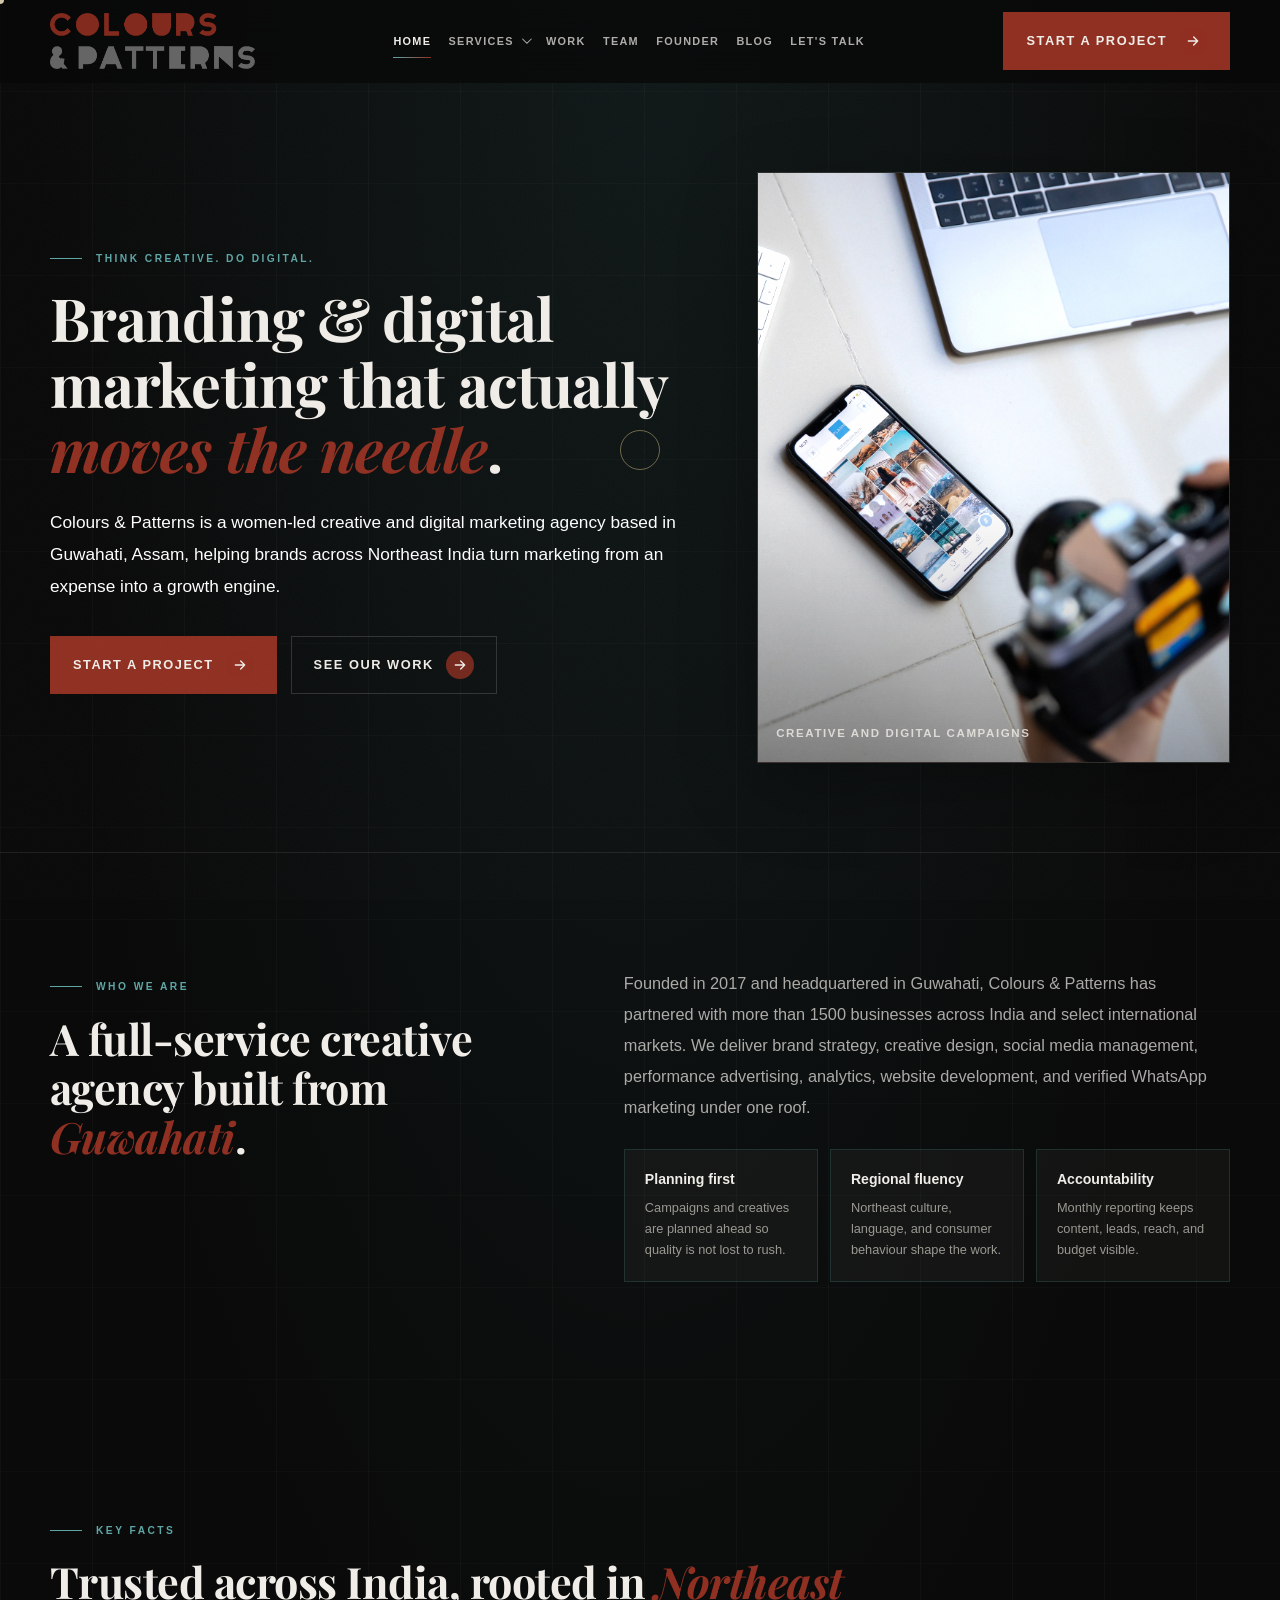
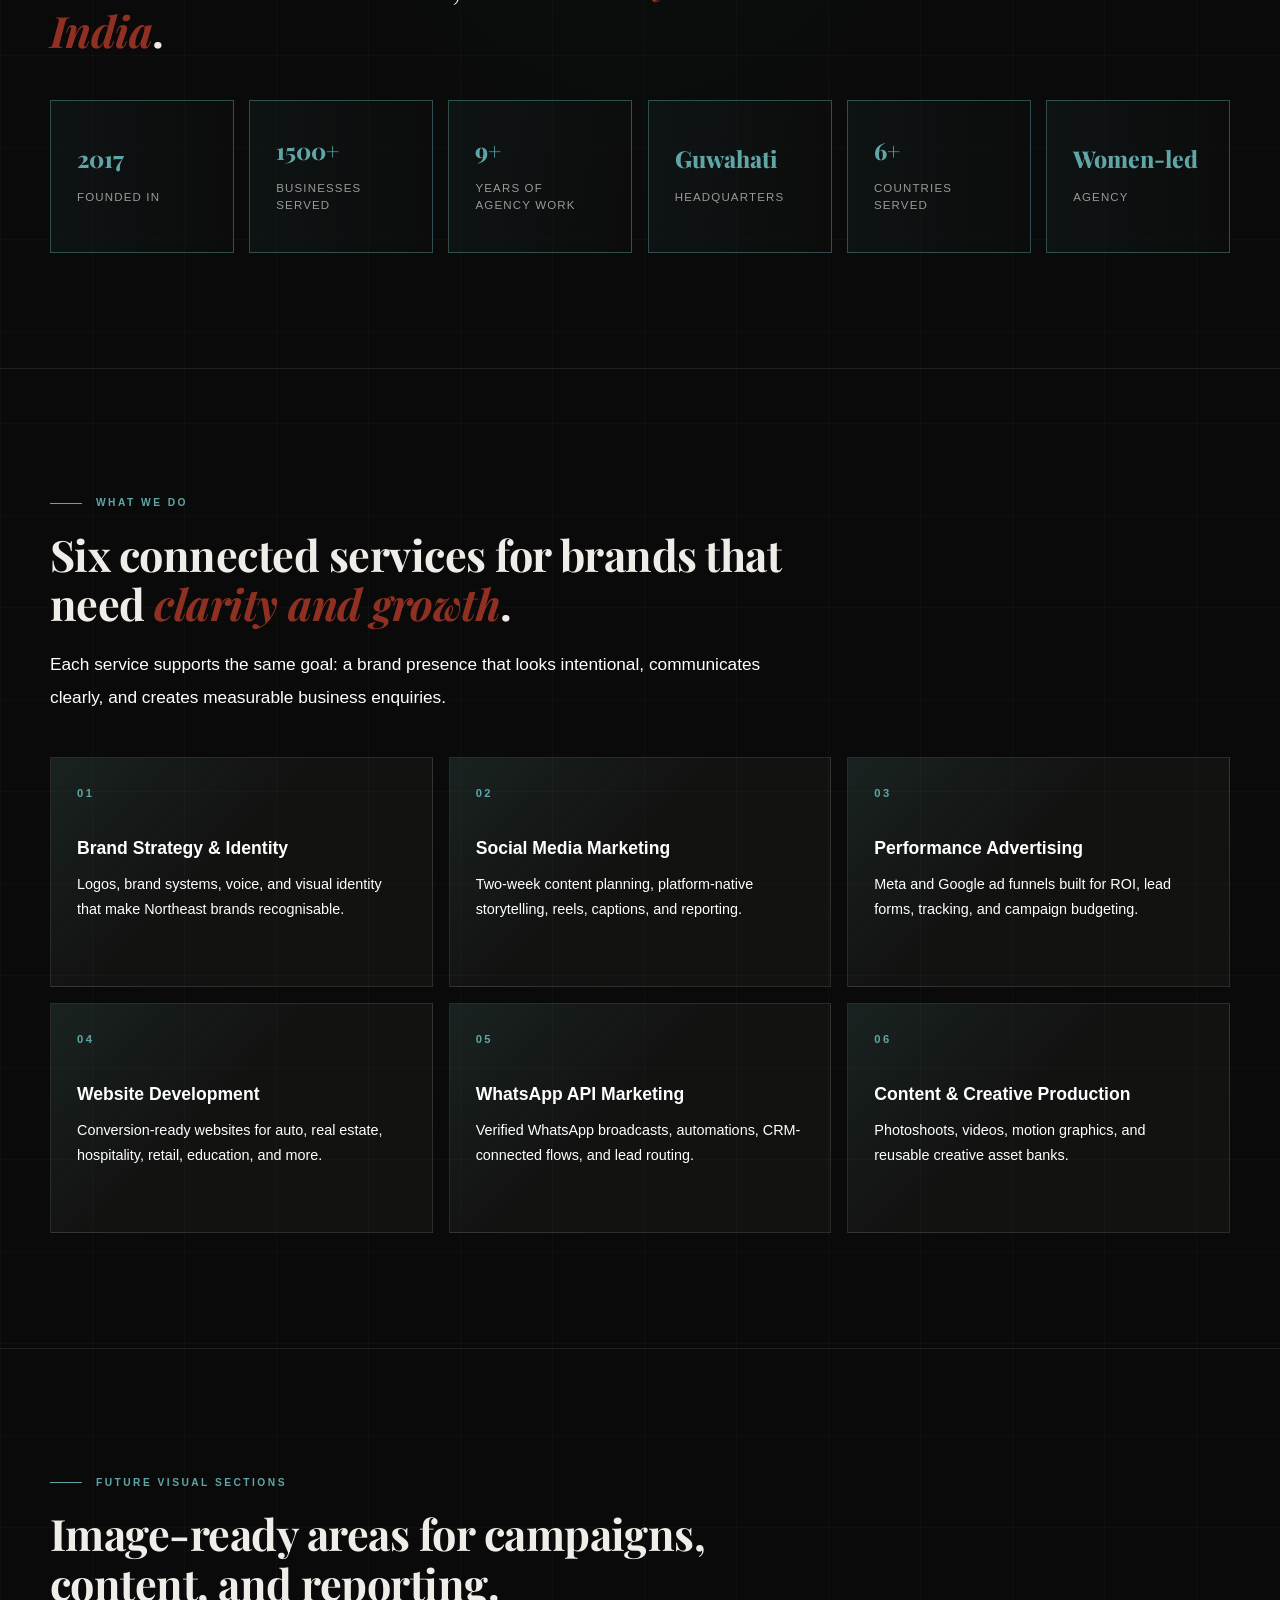
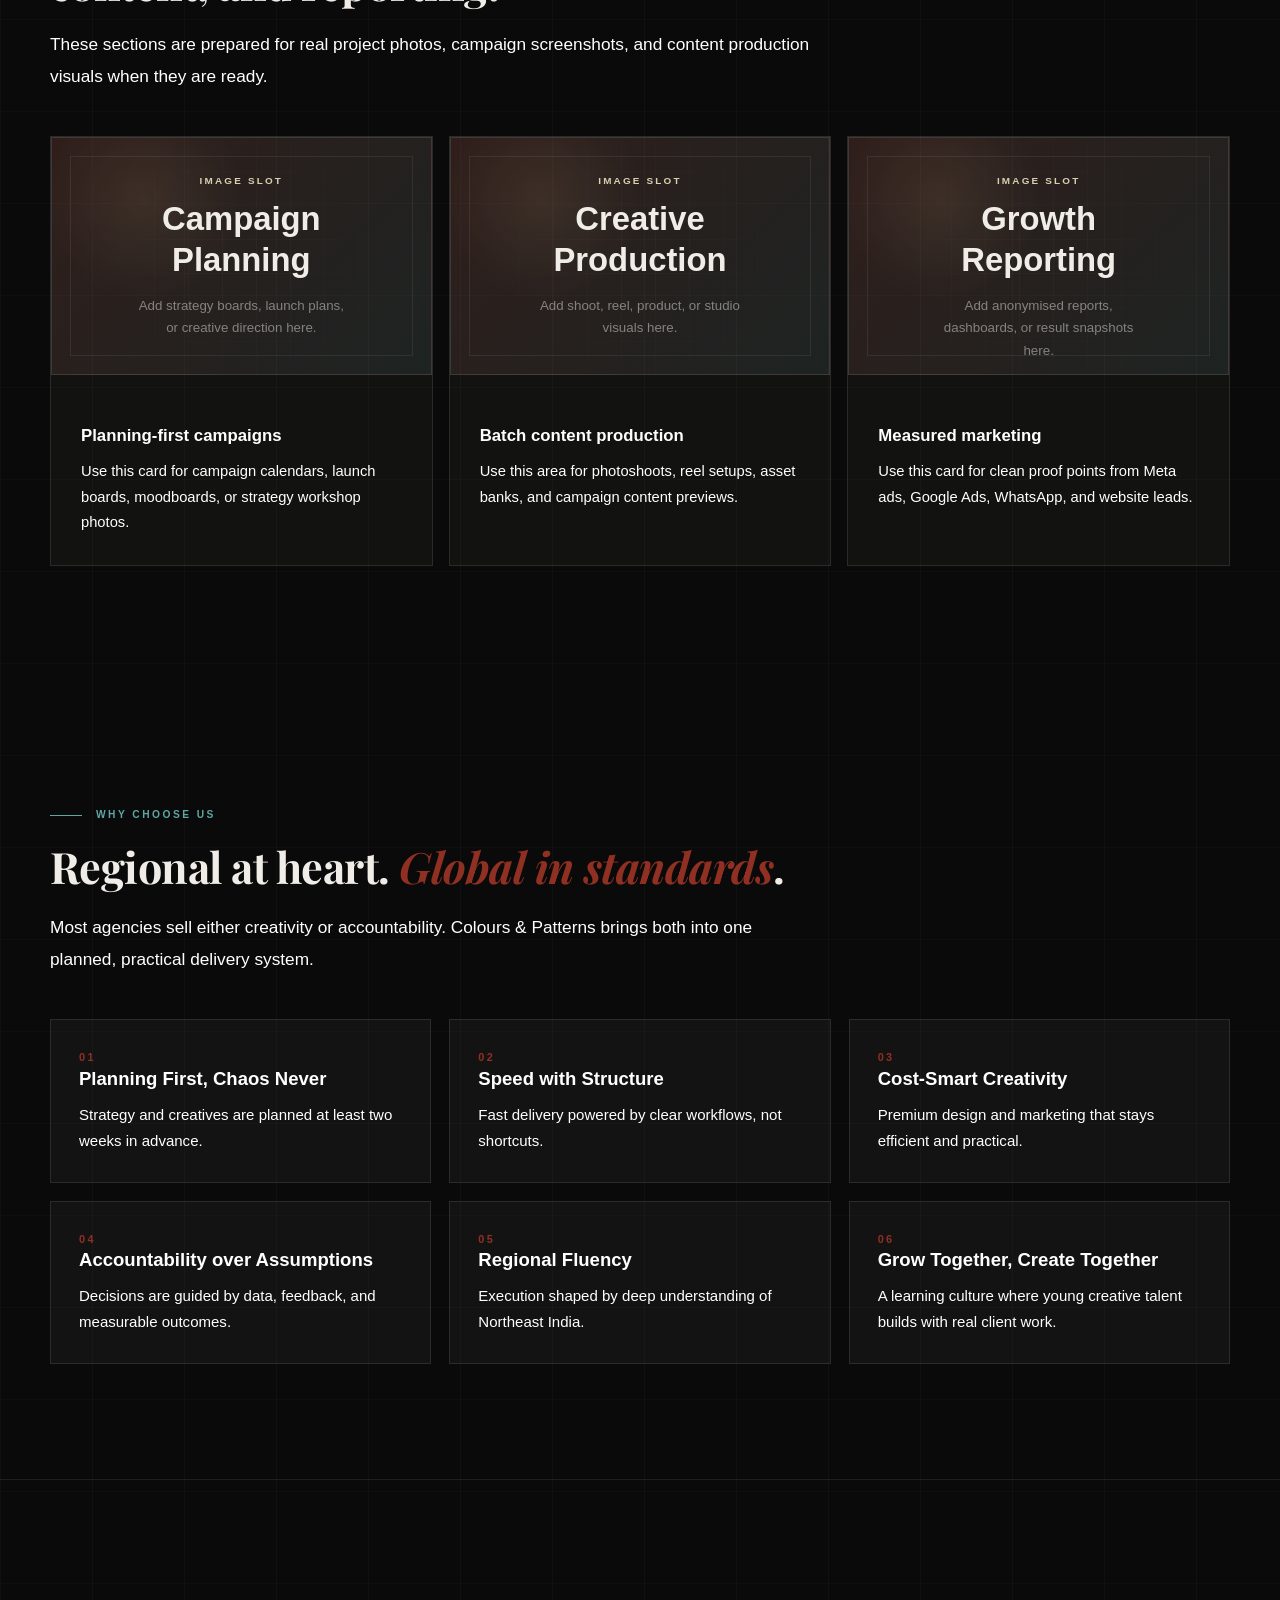
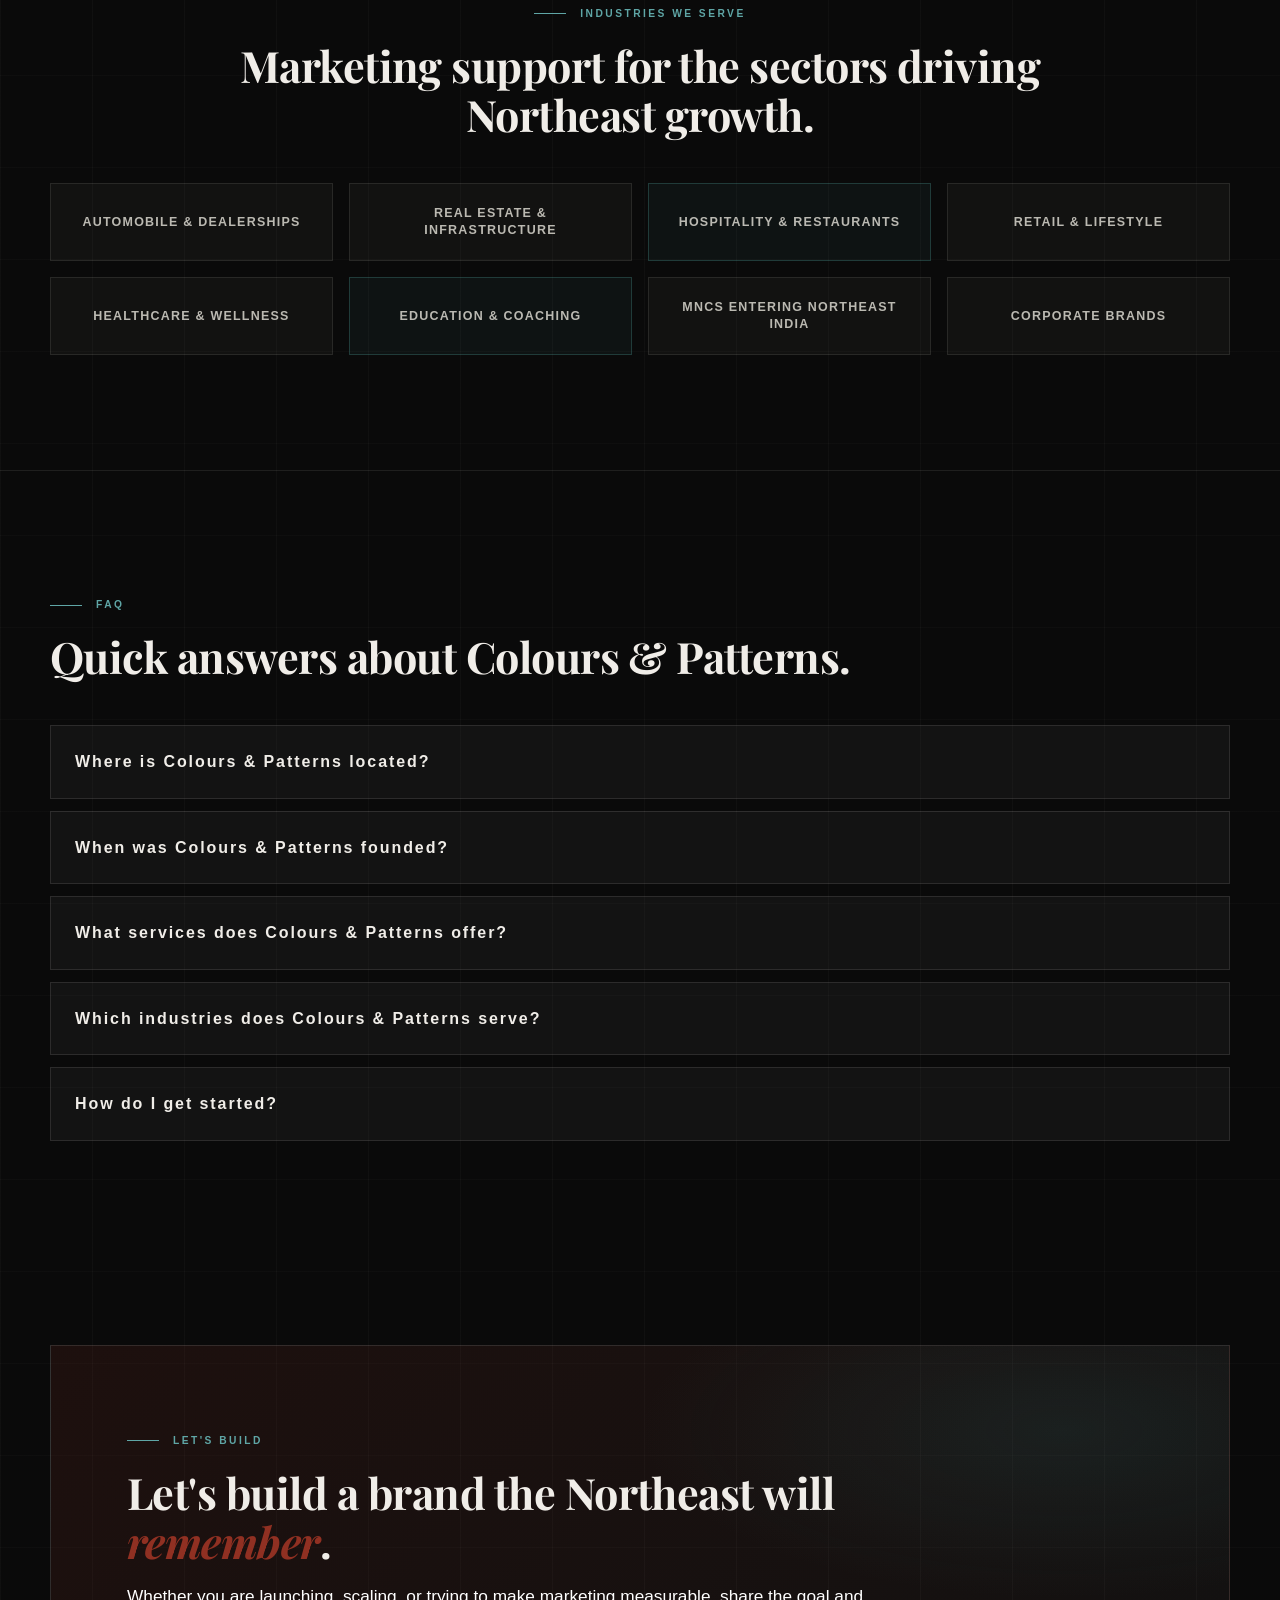
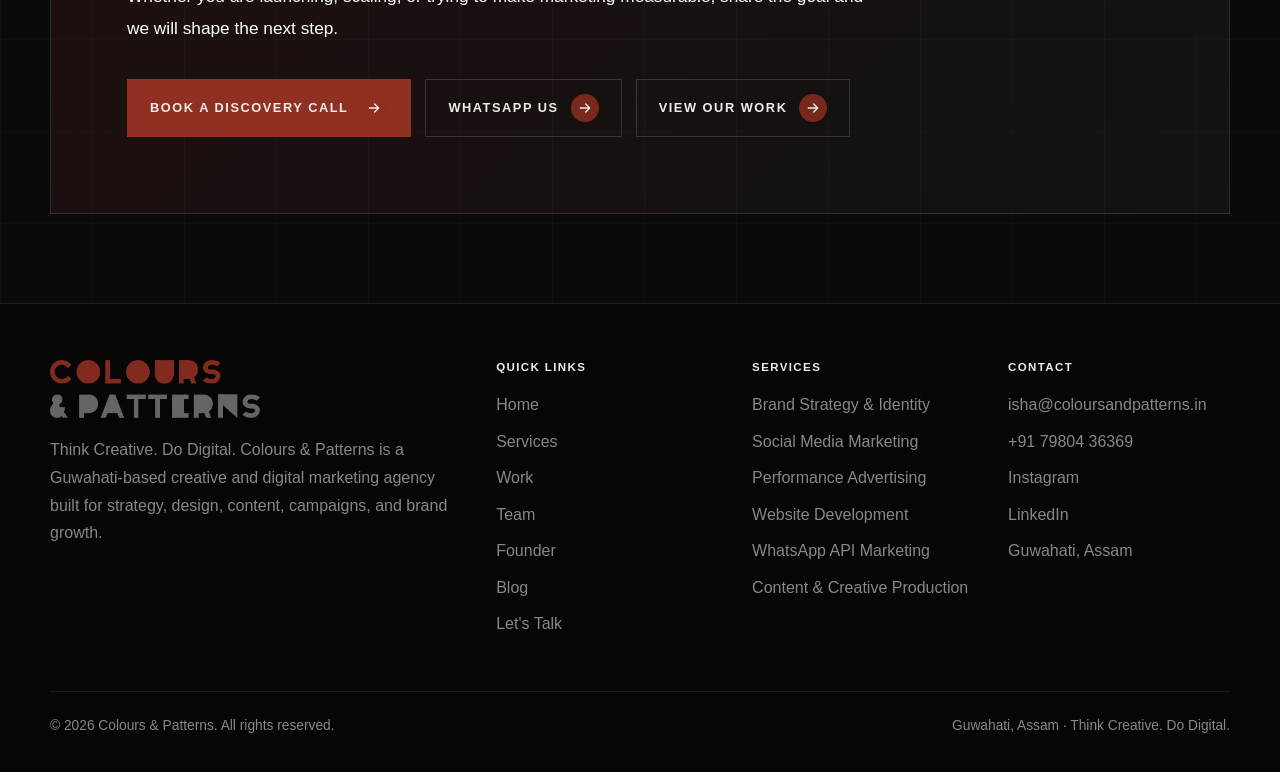
<file: index.html>
﻿<!DOCTYPE html>
<html lang="en">
<head>
  <meta charset="UTF-8">
  <meta name="viewport" content="width=device-width, initial-scale=1.0">
  <title>Colours &amp; Patterns | Creative &amp; Digital Marketing Agency, Guwahati</title>
  <meta name="description" content="Women-led creative and digital marketing agency in Guwahati, Assam. We help Northeast India brands grow through design, social media, and performance marketing.">
  <meta name="theme-color" content="#0a0a0a">
  <meta property="og:title" content="Colours &amp; Patterns | Creative &amp; Digital Marketing Agency, Guwahati">
  <meta property="og:description" content="Branding, social media, websites, ads, WhatsApp marketing, and creative production for brands across Northeast India.">
  <meta property="og:type" content="website">
  <link rel="preload" as="image" href="website/logo.png">
  <link rel="preconnect" href="https://fonts.googleapis.com">
  <link rel="preconnect" href="https://fonts.gstatic.com" crossorigin>
  <link href="https://fonts.googleapis.com/css2?family=Playfair+Display:ital,wght@0,500;0,600;0,700;0,800;0,900;1,400;1,500;1,700&display=swap" rel="stylesheet">
  <link rel="stylesheet" href="site-assets/styles.css">
  <noscript><style>.site-loader{display:none}</style></noscript>
</head>
<body data-page="home">
  <div class="scroll-progress" data-scroll-progress aria-hidden="true"></div>
  <a class="skip-link" href="#main">Skip to content</a>
  <div class="site-loader" data-site-loader role="status" aria-live="polite" aria-label="Loading Colours & Patterns">
    <div class="loader-inner">
      <img class="loader-logo" src="website/logo.png" alt="Colours & Patterns">
      <div class="loader-line" aria-hidden="true"><span class="loader-line-fill"></span></div>
      <div class="loader-foot">
        <span class="loader-count"><span data-loader-count>0</span><i>%</i></span>
        <span class="loader-tag">Think Creative. Do Digital.</span>
      </div>
    </div>
  </div>
  <div class="cursor-dot" aria-hidden="true"></div>
  <div class="cursor-ring" aria-hidden="true"></div>

  <header class="site-header" data-header>
    <div class="nav-wrap">
      <a class="brand" href="index.html" aria-label="Colours & Patterns home">
        <img class="brand-logo" src="website/logo.png" alt="Colours & Patterns">
      </a>
      <nav class="nav-links" aria-label="Primary navigation">
        <a class="is-active" href="index.html">Home</a>
        <div class="nav-dropdown" data-services-dropdown>
          <button class="nav-dropdown-toggle" type="button" aria-expanded="false" aria-controls="services-menu" data-services-toggle>
            <span>Services</span><span class="nav-chevron" aria-hidden="true"></span>
          </button>
          <div class="nav-dropdown-menu" id="services-menu" role="menu" aria-label="Service pages">
            <a href="services.html" role="menuitem">All Services</a>
            <a href="social-media-marketing.html" role="menuitem">Social Media Marketing</a>
            <a href="performance-marketing.html" role="menuitem">Performance Marketing</a>
            <a href="branding-and-creative-design.html" role="menuitem">Branding &amp; Creative Design</a>
            <a href="website-and-digital-presence.html" role="menuitem">Website &amp; Digital Presence</a>
            <a href="video-and-reel-production.html" role="menuitem">Video &amp; Reel Production</a>
            <a href="marketing-strategy.html" role="menuitem">Marketing Strategy</a>
            <a href="wedding-design.html" role="menuitem">Wedding Design</a>
          </div>
        </div>
        <a href="results.html">Work</a>
        <a href="team.html">Team</a>
        <a href="founder.html">Founder</a>
        <a href="blog.html">Blog</a>
        <a href="lets-talk.html">Let's Talk</a>
      </nav>
      <div class="nav-actions">
        <a class="btn nav-cta primary" href="lets-talk.html"><span>Start a Project</span><span class="btn-icon" aria-hidden="true"><svg viewBox="0 0 24 24"><path d="M5 12h14M13 6l6 6-6 6" fill="none" stroke="currentColor" stroke-width="2" stroke-linecap="round" stroke-linejoin="round"/></svg></span></a>
        <button class="menu-toggle" type="button" aria-label="Open menu" aria-expanded="false" data-menu-toggle>
          <span></span><span></span><span></span>
        </button>
      </div>
    </div>
  </header>

  <main id="main">
    <section class="hero refined-hero" aria-labelledby="hero-title">
      <div class="container hero-grid">
        <div class="reveal">
          <p class="eyebrow">Think Creative. Do Digital.</p>
          <h1 id="hero-title">Branding &amp; digital marketing that actually <em>moves the needle</em>.</h1>
          <p class="lead">Colours &amp; Patterns is a women-led creative and digital marketing agency based in Guwahati, Assam, helping brands across Northeast India turn marketing from an expense into a growth engine.</p>
          <div class="hero-actions">
            <a class="btn primary" href="lets-talk.html"><span>Start a Project</span><span class="btn-icon" aria-hidden="true"><svg viewBox="0 0 24 24"><path d="M5 12h14M13 6l6 6-6 6" fill="none" stroke="currentColor" stroke-width="2" stroke-linecap="round" stroke-linejoin="round"/></svg></span></a>
            <a class="btn secondary" href="results.html"><span>See Our Work</span><span class="btn-icon" aria-hidden="true"><svg viewBox="0 0 24 24"><path d="M5 12h14M13 6l6 6-6 6" fill="none" stroke="currentColor" stroke-width="2" stroke-linecap="round" stroke-linejoin="round"/></svg></span></a>
          </div>
        </div>
        <div class="reveal">
          <figure class="image-frame hero-visual">
            <img src="site-assets/pdf-images/pdf-jpeg-047.jpg" alt="Colours and Patterns creative campaign preview for social media and brand marketing" loading="eager">
            <figcaption>Creative and Digital Campaigns</figcaption>
          </figure>
        </div>
      </div>
    </section>

    <section class="section section-divider" aria-labelledby="who-title">
      <div class="container intro-grid">
        <div class="reveal">
          <p class="section-kicker">Who we are</p>
          <h2 class="section-title" id="who-title">A full-service creative agency built from <em>Guwahati</em>.</h2>
        </div>
        <div class="intro-copy reveal">
          <p>Founded in 2017 and headquartered in Guwahati, Colours &amp; Patterns has partnered with more than 1500 businesses across India and select international markets. We deliver brand strategy, creative design, social media management, performance advertising, analytics, website development, and verified WhatsApp marketing under one roof.</p>
          <div class="mini-stat-grid">
            <div class="mini-stat"><strong>Planning first</strong><span>Campaigns and creatives are planned ahead so quality is not lost to rush.</span></div>
            <div class="mini-stat"><strong>Regional fluency</strong><span>Northeast culture, language, and consumer behaviour shape the work.</span></div>
            <div class="mini-stat"><strong>Accountability</strong><span>Monthly reporting keeps content, leads, reach, and budget visible.</span></div>
          </div>
        </div>
      </div>
    </section>

    <section class="section" aria-labelledby="stats-title">
      <div class="container">
        <div class="section-head reveal">
          <p class="section-kicker">Key facts</p>
          <h2 class="section-title" id="stats-title">Trusted across India, rooted in <em>Northeast India</em>.</h2>
        </div>
        <div class="key-facts-band reveal" aria-label="Colours and Patterns key facts">
          <article class="key-fact-box" aria-label="Founded in 2017"><strong>2017</strong><span>Founded in</span></article>
          <article class="key-fact-box" aria-label="1500 plus businesses served"><strong>1500+</strong><span>Businesses served</span></article>
          <article class="key-fact-box" aria-label="9 plus years of agency work"><strong>9+</strong><span>Years of agency work</span></article>
          <article class="key-fact-box" aria-label="Guwahati headquarters"><strong>Guwahati</strong><span>Headquarters</span></article>
          <article class="key-fact-box" aria-label="6 plus countries served"><strong>6+</strong><span>Countries served</span></article>
          <article class="key-fact-box" aria-label="Women-led agency"><strong>Women-led</strong><span>Agency</span></article>
        </div>
      </div>
    </section>

    <section class="section section-divider" aria-labelledby="services-title">
      <div class="container">
        <div class="section-head reveal">
          <p class="section-kicker">What we do</p>
          <h2 class="section-title" id="services-title">Six connected services for brands that need <em>clarity and growth</em>.</h2>
          <p class="section-lede">Each service supports the same goal: a brand presence that looks intentional, communicates clearly, and creates measurable business enquiries.</p>
        </div>
        <div class="overview-grid">
          <a class="overview-card reveal" href="branding-and-creative-design.html"><span>01</span><h3>Brand Strategy &amp; Identity</h3><p>Logos, brand systems, voice, and visual identity that make Northeast brands recognisable.</p></a>
          <a class="overview-card reveal" href="social-media-marketing.html"><span>02</span><h3>Social Media Marketing</h3><p>Two-week content planning, platform-native storytelling, reels, captions, and reporting.</p></a>
          <a class="overview-card reveal" href="performance-marketing.html"><span>03</span><h3>Performance Advertising</h3><p>Meta and Google ad funnels built for ROI, lead forms, tracking, and campaign budgeting.</p></a>
          <a class="overview-card reveal" href="website-and-digital-presence.html"><span>04</span><h3>Website Development</h3><p>Conversion-ready websites for auto, real estate, hospitality, retail, education, and more.</p></a>
          <a class="overview-card reveal" href="marketing-strategy.html"><span>05</span><h3>WhatsApp API Marketing</h3><p>Verified WhatsApp broadcasts, automations, CRM-connected flows, and lead routing.</p></a>
          <a class="overview-card reveal" href="video-and-reel-production.html"><span>06</span><h3>Content &amp; Creative Production</h3><p>Photoshoots, videos, motion graphics, and reusable creative asset banks.</p></a>
        </div>
      </div>
    </section>

    <section class="section section-divider" aria-labelledby="visual-title">
      <div class="container">
        <div class="section-head reveal">
          <p class="section-kicker">Future visual sections</p>
          <h2 class="section-title" id="visual-title">Image-ready areas for campaigns, content, and reporting.</h2>
          <p class="section-lede">These sections are prepared for real project photos, campaign screenshots, and content production visuals when they are ready.</p>
        </div>
        <div class="work-preview-grid">
          <article class="work-card reveal">
            <div class="image-placeholder" role="img" aria-label="Placeholder for brand campaign planning image"><div class="placeholder-inner"><span>Image Slot</span><strong>Campaign Planning</strong><small>Add strategy boards, launch plans, or creative direction here.</small></div></div>
            <div class="work-copy"><h3>Planning-first campaigns</h3><p>Use this card for campaign calendars, launch boards, moodboards, or strategy workshop photos.</p></div>
          </article>
          <article class="work-card reveal">
            <div class="image-placeholder" role="img" aria-label="Placeholder for content production image"><div class="placeholder-inner"><span>Image Slot</span><strong>Creative Production</strong><small>Add shoot, reel, product, or studio visuals here.</small></div></div>
            <div class="work-copy"><h3>Batch content production</h3><p>Use this area for photoshoots, reel setups, asset banks, and campaign content previews.</p></div>
          </article>
          <article class="work-card reveal">
            <div class="image-placeholder" role="img" aria-label="Placeholder for reporting dashboard image"><div class="placeholder-inner"><span>Image Slot</span><strong>Growth Reporting</strong><small>Add anonymised reports, dashboards, or result snapshots here.</small></div></div>
            <div class="work-copy"><h3>Measured marketing</h3><p>Use this card for clean proof points from Meta ads, Google Ads, WhatsApp, and website leads.</p></div>
          </article>
        </div>
      </div>
    </section>

    <section class="section" aria-labelledby="why-title">
      <div class="container">
        <div class="section-head reveal">
          <p class="section-kicker">Why choose us</p>
          <h2 class="section-title" id="why-title">Regional at heart. <em>Global in standards</em>.</h2>
          <p class="section-lede">Most agencies sell either creativity or accountability. Colours &amp; Patterns brings both into one planned, practical delivery system.</p>
        </div>
        <div class="card-grid">
          <article class="card reveal"><span class="number">01</span><h3>Planning First, Chaos Never</h3><p>Strategy and creatives are planned at least two weeks in advance.</p></article>
          <article class="card reveal"><span class="number">02</span><h3>Speed with Structure</h3><p>Fast delivery powered by clear workflows, not shortcuts.</p></article>
          <article class="card reveal"><span class="number">03</span><h3>Cost-Smart Creativity</h3><p>Premium design and marketing that stays efficient and practical.</p></article>
          <article class="card reveal"><span class="number">04</span><h3>Accountability over Assumptions</h3><p>Decisions are guided by data, feedback, and measurable outcomes.</p></article>
          <article class="card reveal"><span class="number">05</span><h3>Regional Fluency</h3><p>Execution shaped by deep understanding of Northeast India.</p></article>
          <article class="card reveal"><span class="number">06</span><h3>Grow Together, Create Together</h3><p>A learning culture where young creative talent builds with real client work.</p></article>
        </div>
      </div>
    </section>

    <section class="section section-divider" aria-labelledby="industries-title">
      <div class="container">
        <div class="section-head centered reveal">
          <p class="section-kicker">Industries we serve</p>
          <h2 class="section-title" id="industries-title">Marketing support for the sectors driving Northeast growth.</h2>
        </div>
        <div class="brand-cloud" aria-label="Industries served by Colours and Patterns">
          <span>Automobile &amp; Dealerships</span>
          <span>Real Estate &amp; Infrastructure</span>
          <span>Hospitality &amp; Restaurants</span>
          <span>Retail &amp; Lifestyle</span>
          <span>Healthcare &amp; Wellness</span>
          <span>Education &amp; Coaching</span>
          <span>MNCs entering Northeast India</span>
          <span>Corporate Brands</span>
        </div>
      </div>
    </section>

    <section class="section section-divider" aria-labelledby="faq-title">
      <div class="container">
        <div class="section-head reveal">
          <p class="section-kicker">FAQ</p>
          <h2 class="section-title" id="faq-title">Quick answers about Colours &amp; Patterns.</h2>
        </div>
        <div class="faq-list">
          <details class="faq-item reveal"><summary>Where is Colours &amp; Patterns located?</summary><p>Colours &amp; Patterns is headquartered in Guwahati, Assam. We serve clients across Northeast India, including Dibrugarh, Tezpur, Silchar, Shillong, Dimapur, and Imphal.</p></details>
          <details class="faq-item reveal"><summary>When was Colours &amp; Patterns founded?</summary><p>Colours &amp; Patterns was founded in 2017 by Isha Poddar Agarwal in Guwahati, Assam.</p></details>
          <details class="faq-item reveal"><summary>What services does Colours &amp; Patterns offer?</summary><p>We offer brand strategy and identity, social media marketing, performance advertising, website development, verified WhatsApp API marketing, and content and creative production.</p></details>
          <details class="faq-item reveal"><summary>Which industries does Colours &amp; Patterns serve?</summary><p>We work with automobile dealerships, real estate and construction firms, hospitality and F&amp;B brands, retail and lifestyle businesses, healthcare and education organisations, and corporate brands entering the Northeast.</p></details>
          <details class="faq-item reveal"><summary>How do I get started?</summary><p>Use the contact page, WhatsApp, or email isha@coloursandpatterns.in. We will review your goals and recommend the right service mix.</p></details>
        </div>
      </div>
    </section>

    <section class="section tight">
      <div class="container">
        <div class="cta-band reveal">
          <p class="section-kicker">Let's build</p>
          <h2>Let's build a brand the Northeast will <em>remember</em>.</h2>
          <p class="section-lede">Whether you are launching, scaling, or trying to make marketing measurable, share the goal and we will shape the next step.</p>
          <div class="cta-actions">
            <a class="btn primary" href="lets-talk.html"><span>Book a Discovery Call</span><span class="btn-icon" aria-hidden="true"><svg viewBox="0 0 24 24"><path d="M5 12h14M13 6l6 6-6 6" fill="none" stroke="currentColor" stroke-width="2" stroke-linecap="round" stroke-linejoin="round"/></svg></span></a>
            <a class="btn secondary" href="https://wa.me/917980436369?text=Hi%20Colours%20%26%20Patterns%2C%20I%20want%20to%20discuss%20a%20project."><span>WhatsApp Us</span><span class="btn-icon" aria-hidden="true"><svg viewBox="0 0 24 24"><path d="M5 12h14M13 6l6 6-6 6" fill="none" stroke="currentColor" stroke-width="2" stroke-linecap="round" stroke-linejoin="round"/></svg></span></a>
            <a class="btn secondary" href="results.html"><span>View Our Work</span><span class="btn-icon" aria-hidden="true"><svg viewBox="0 0 24 24"><path d="M5 12h14M13 6l6 6-6 6" fill="none" stroke="currentColor" stroke-width="2" stroke-linecap="round" stroke-linejoin="round"/></svg></span></a>
          </div>
        </div>
      </div>
    </section>
  </main>

  <footer class="site-footer">
    <div class="container">
      <div class="footer-grid">
        <div>
          <img class="footer-logo" src="website/logo.png" alt="Colours & Patterns">
          <p>Think Creative. Do Digital. Colours &amp; Patterns is a Guwahati-based creative and digital marketing agency built for strategy, design, content, campaigns, and brand growth.</p>
        </div>
        <div>
          <h3>Quick links</h3>
          <a href="index.html">Home</a>
          <a href="services.html">Services</a>
          <a href="results.html">Work</a>
          <a href="team.html">Team</a>
          <a href="founder.html">Founder</a>
          <a href="blog.html">Blog</a>
          <a href="lets-talk.html">Let's Talk</a>
        </div>
        <div>
          <h3>Services</h3>
          <a href="branding-and-creative-design.html">Brand Strategy &amp; Identity</a>
          <a href="social-media-marketing.html">Social Media Marketing</a>
          <a href="performance-marketing.html">Performance Advertising</a>
          <a href="website-and-digital-presence.html">Website Development</a>
          <a href="marketing-strategy.html">WhatsApp API Marketing</a>
          <a href="video-and-reel-production.html">Content &amp; Creative Production</a>
        </div>
        <div>
          <h3>Contact</h3>
          <a href="mailto:isha@coloursandpatterns.in">isha@coloursandpatterns.in</a>
          <a href="tel:+917980436369">+91 79804 36369</a>
          <a href="https://www.instagram.com/coloursandpatterns_/" target="_blank" rel="noopener">Instagram</a>
          <a href="https://www.linkedin.com/company/coloursandpatternsghy/" target="_blank" rel="noopener">LinkedIn</a>
          <p>Guwahati, Assam</p>
        </div>
      </div>
      <div class="footer-bottom">
        <span>&copy; <span data-year></span> Colours &amp; Patterns. All rights reserved.</span>
        <span>Guwahati, Assam &middot; Think Creative. Do Digital.</span>
      </div>
    </div>
  </footer>
  <script type="application/ld+json">
  {
    "@context": "https://schema.org",
    "@graph": [
      {
        "@type": "LocalBusiness",
        "@id": "https://www.coloursandpatterns.in/#localbusiness",
        "name": "Colours & Patterns",
        "description": "Women-led creative and digital marketing agency based in Guwahati, Assam.",
        "url": "https://www.coloursandpatterns.in/",
        "logo": "https://www.coloursandpatterns.in/website/logo.png",
        "foundingDate": "2017",
        "founder": {"@type": "Person", "name": "Isha Poddar Agarwal"},
        "address": {"@type": "PostalAddress", "addressLocality": "Guwahati", "addressRegion": "Assam", "addressCountry": "IN"},
        "areaServed": ["Guwahati", "Dibrugarh", "Tezpur", "Silchar", "Shillong", "Dimapur", "Imphal", "Northeast India"],
        "email": "isha@coloursandpatterns.in",
        "telephone": "+91 79804 36369",
        "sameAs": [
          "https://www.instagram.com/coloursandpatterns_/",
          "https://www.linkedin.com/company/coloursandpatternsghy/"
        ]
      },
      {
        "@type": "FAQPage",
        "@id": "https://www.coloursandpatterns.in/#homepage-faq",
        "mainEntity": [
          {"@type": "Question", "name": "Where is Colours & Patterns located?", "acceptedAnswer": {"@type": "Answer", "text": "Colours & Patterns is headquartered in Guwahati, Assam and serves clients across Northeast India."}},
          {"@type": "Question", "name": "When was Colours & Patterns founded?", "acceptedAnswer": {"@type": "Answer", "text": "Colours & Patterns was founded in 2017 by Isha Poddar Agarwal in Guwahati, Assam."}},
          {"@type": "Question", "name": "What services does Colours & Patterns offer?", "acceptedAnswer": {"@type": "Answer", "text": "Colours & Patterns offers brand strategy and identity, social media marketing, performance advertising, website development, verified WhatsApp API marketing, and content and creative production."}},
          {"@type": "Question", "name": "Which industries does Colours & Patterns serve?", "acceptedAnswer": {"@type": "Answer", "text": "Colours & Patterns works with automobile, real estate, hospitality, retail, healthcare, education, and corporate brands."}},
          {"@type": "Question", "name": "How do I get started?", "acceptedAnswer": {"@type": "Answer", "text": "Use the contact page, WhatsApp, or email isha@coloursandpatterns.in to start a project conversation."}}
        ]
      }
    ]
  }
  </script>
  <script src="site-assets/app.js"></script>
</body>
</html>
</file>
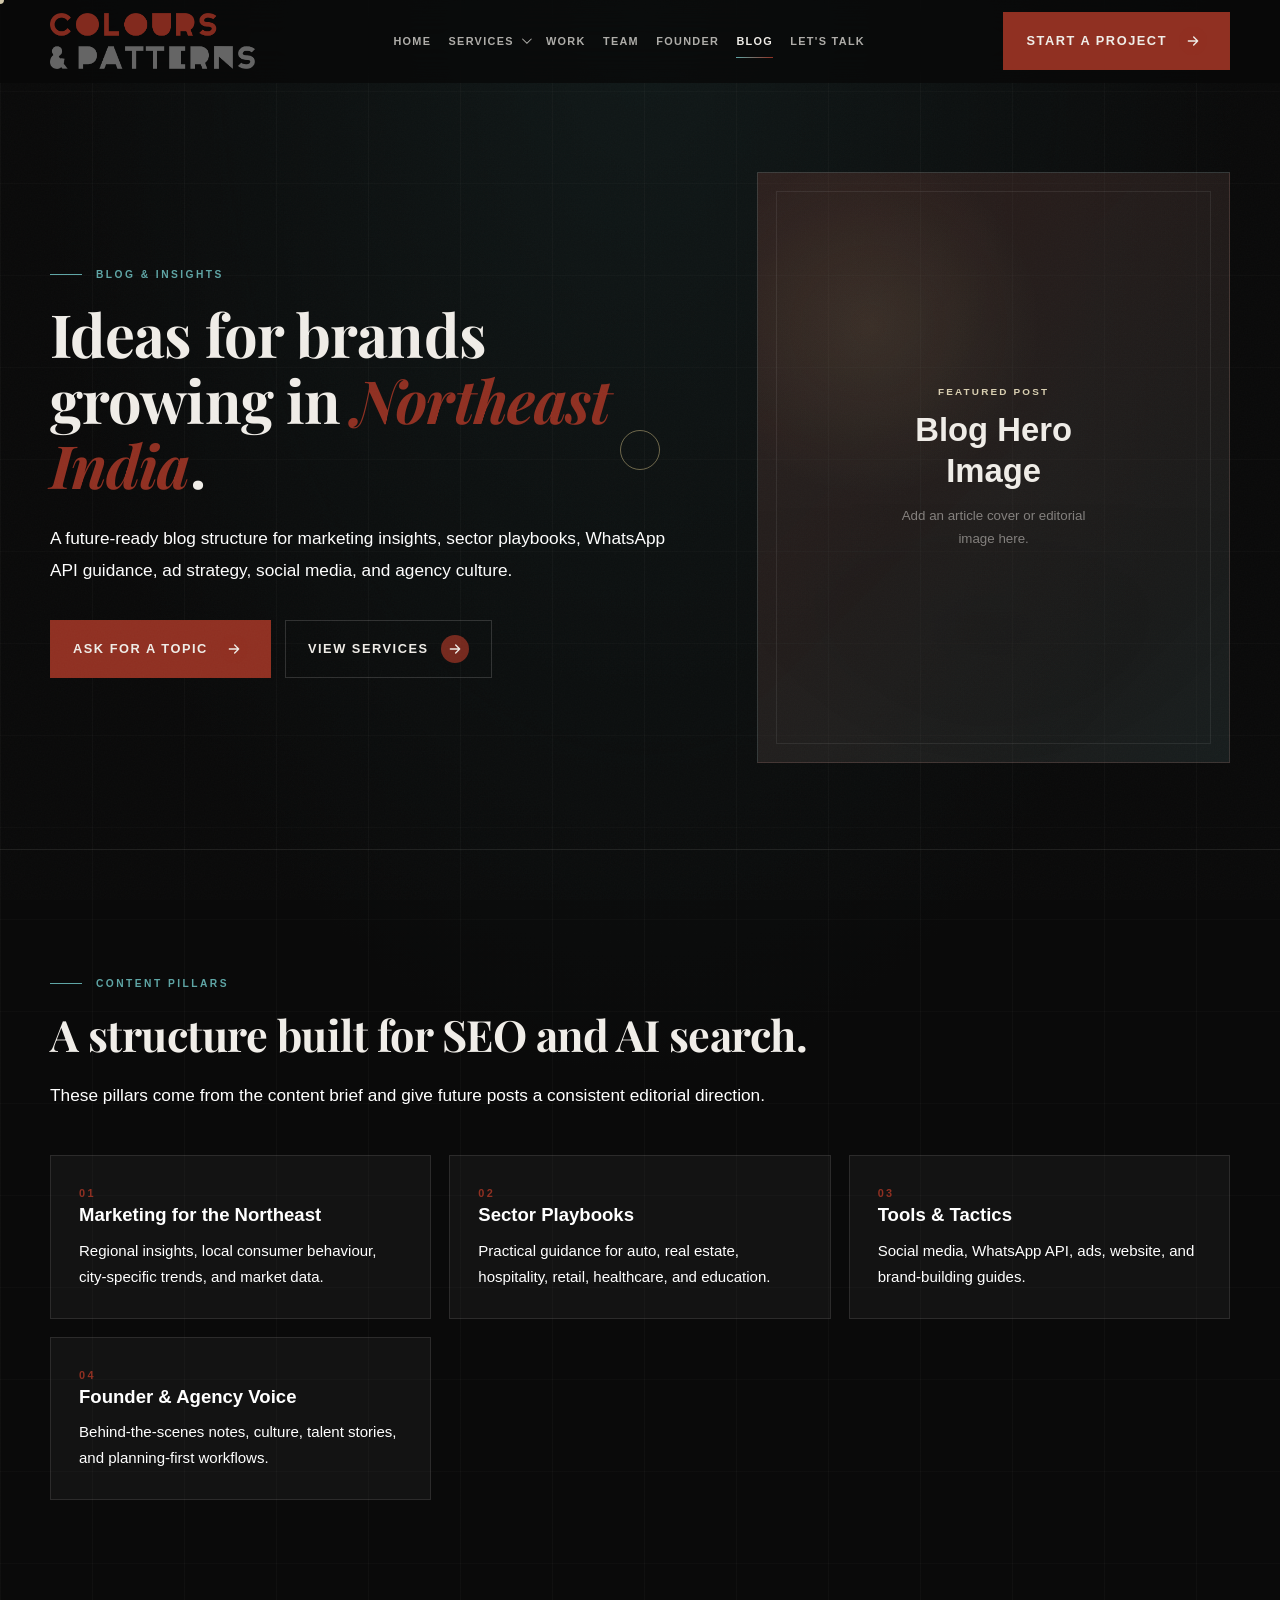
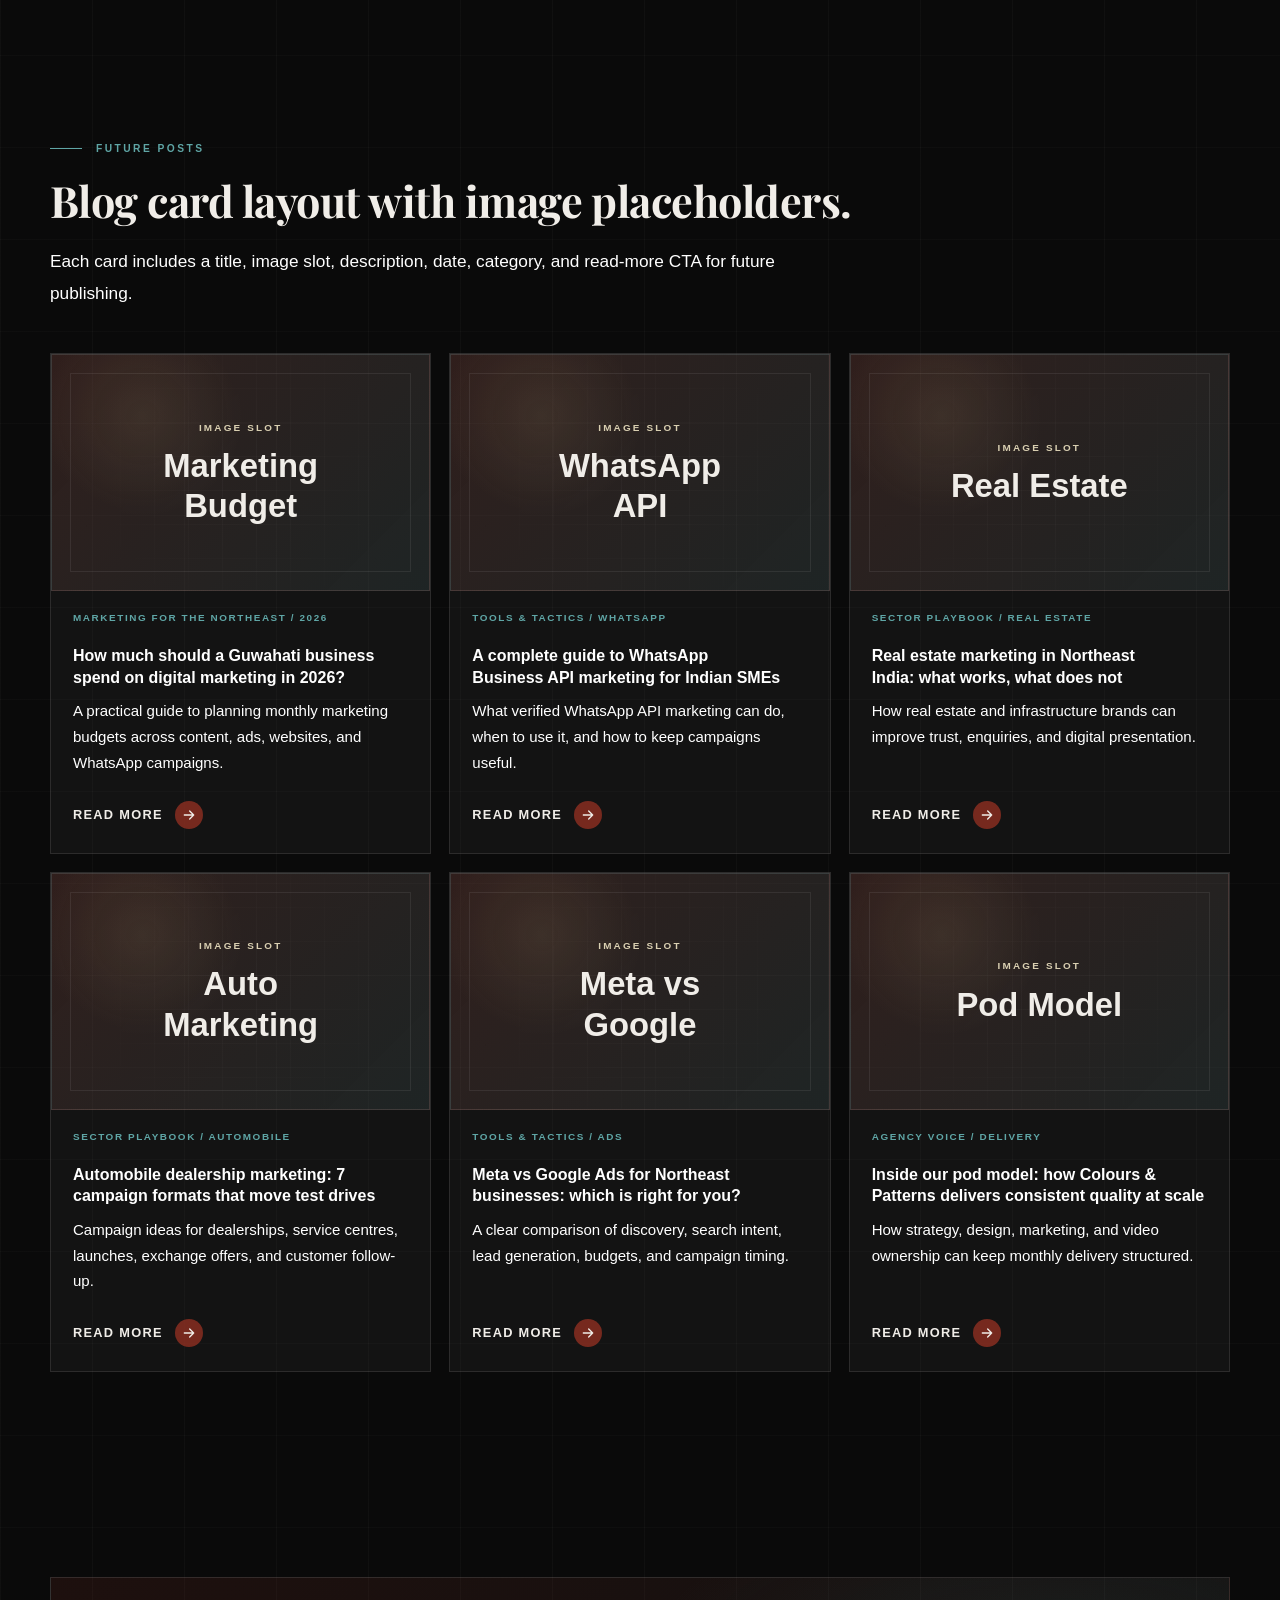
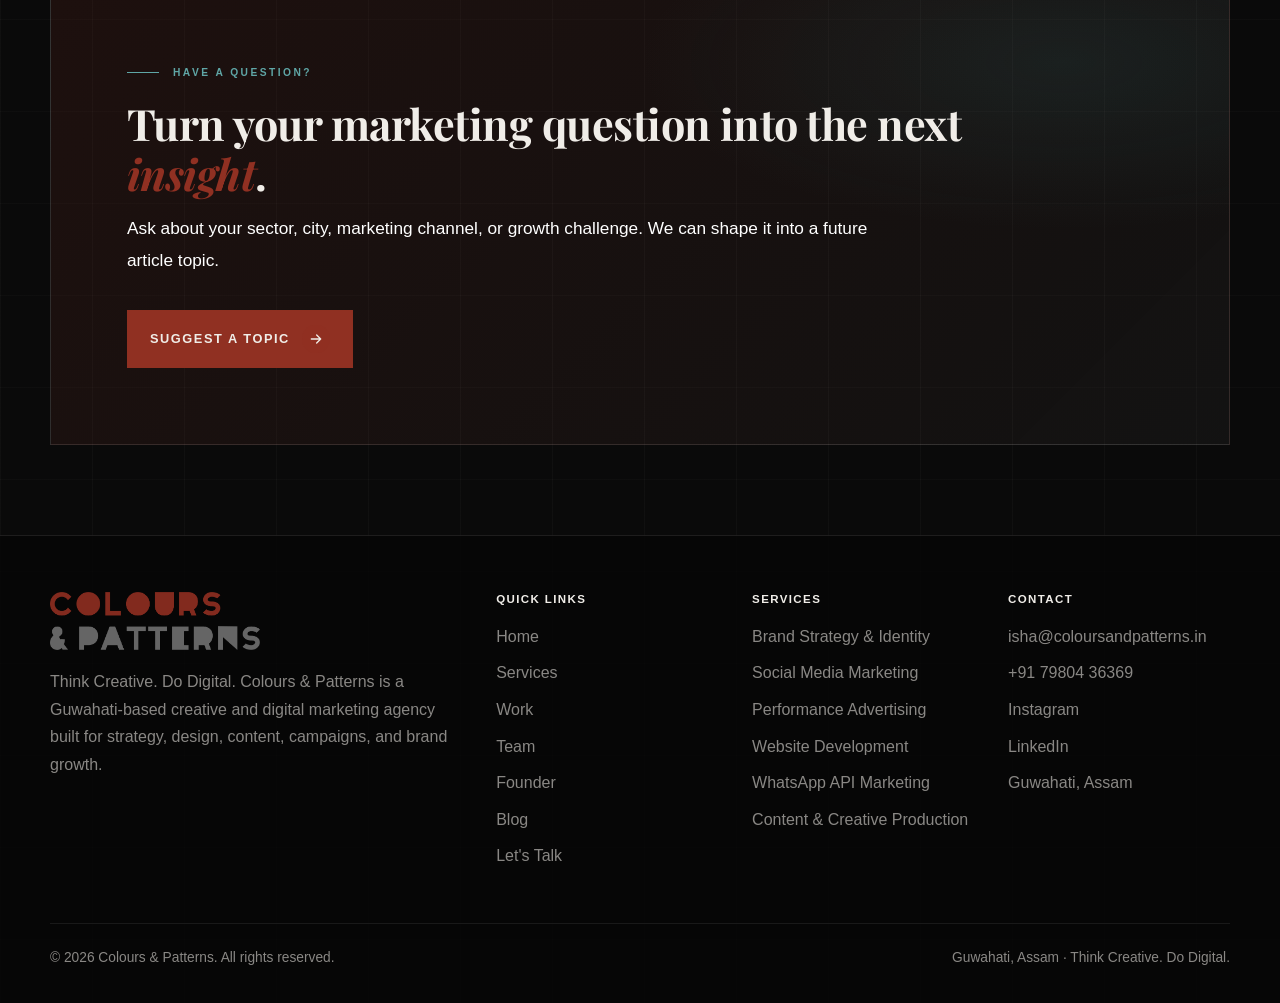
<file: blog.html>
﻿<!DOCTYPE html>
<html lang="en">
<head>
  <meta charset="UTF-8">
  <meta name="viewport" content="width=device-width, initial-scale=1.0">
  <title>Blog &amp; Insights | Digital Marketing in Guwahati - Colours &amp; Patterns</title>
  <meta name="description" content="SEO-friendly blog and insights page for Colours & Patterns with future posts on Guwahati marketing, WhatsApp API, social media, ads, real estate, auto, and hospitality.">
  <meta name="theme-color" content="#0a0a0a">
  <meta property="og:title" content="Blog &amp; Insights | Colours &amp; Patterns">
  <meta property="og:description" content="Future blog cards for Northeast India marketing insights, sector playbooks, tools, tactics, and agency culture.">
  <meta property="og:type" content="website">
  <link rel="preload" as="image" href="website/logo.png">
  <link rel="preconnect" href="https://fonts.googleapis.com">
  <link rel="preconnect" href="https://fonts.gstatic.com" crossorigin>
  <link href="https://fonts.googleapis.com/css2?family=Playfair+Display:ital,wght@0,500;0,600;0,700;0,800;0,900;1,400;1,500;1,700&display=swap" rel="stylesheet">
  <link rel="stylesheet" href="site-assets/styles.css">
  <noscript><style>.site-loader{display:none}</style></noscript>
</head>
<body data-page="blog">
  <div class="scroll-progress" data-scroll-progress aria-hidden="true"></div>
  <a class="skip-link" href="#main">Skip to content</a>
  <div class="site-loader" data-site-loader role="status" aria-live="polite" aria-label="Loading Colours & Patterns">
    <div class="loader-inner">
      <img class="loader-logo" src="website/logo.png" alt="Colours & Patterns">
      <div class="loader-line" aria-hidden="true"><span class="loader-line-fill"></span></div>
      <div class="loader-foot">
        <span class="loader-count"><span data-loader-count>0</span><i>%</i></span>
        <span class="loader-tag">Think Creative. Do Digital.</span>
      </div>
    </div>
  </div>
  <div class="cursor-dot" aria-hidden="true"></div>
  <div class="cursor-ring" aria-hidden="true"></div>

  <header class="site-header" data-header>
    <div class="nav-wrap">
      <a class="brand" href="index.html" aria-label="Colours & Patterns home">
        <img class="brand-logo" src="website/logo.png" alt="Colours & Patterns">
      </a>
      <nav class="nav-links" aria-label="Primary navigation">
        <a href="index.html">Home</a>
        <div class="nav-dropdown" data-services-dropdown>
          <button class="nav-dropdown-toggle" type="button" aria-expanded="false" aria-controls="services-menu" data-services-toggle>
            <span>Services</span><span class="nav-chevron" aria-hidden="true"></span>
          </button>
          <div class="nav-dropdown-menu" id="services-menu" role="menu" aria-label="Service pages">
            <a href="services.html" role="menuitem">All Services</a>
            <a href="social-media-marketing.html" role="menuitem">Social Media Marketing</a>
            <a href="performance-marketing.html" role="menuitem">Performance Marketing</a>
            <a href="branding-and-creative-design.html" role="menuitem">Branding &amp; Creative Design</a>
            <a href="website-and-digital-presence.html" role="menuitem">Website &amp; Digital Presence</a>
            <a href="video-and-reel-production.html" role="menuitem">Video &amp; Reel Production</a>
            <a href="marketing-strategy.html" role="menuitem">Marketing Strategy</a>
            <a href="wedding-design.html" role="menuitem">Wedding Design</a>
          </div>
        </div>
        <a href="results.html">Work</a>
        <a href="team.html">Team</a>
        <a href="founder.html">Founder</a>
        <a class="is-active" href="blog.html">Blog</a>
        <a href="lets-talk.html">Let's Talk</a>
      </nav>
      <div class="nav-actions">
        <a class="btn nav-cta primary" href="lets-talk.html"><span>Start a Project</span><span class="btn-icon" aria-hidden="true"><svg viewBox="0 0 24 24"><path d="M5 12h14M13 6l6 6-6 6" fill="none" stroke="currentColor" stroke-width="2" stroke-linecap="round" stroke-linejoin="round"/></svg></span></a>
        <button class="menu-toggle" type="button" aria-label="Open menu" aria-expanded="false" data-menu-toggle>
          <span></span><span></span><span></span>
        </button>
      </div>
    </div>
  </header>

  <main id="main">
    <section class="hero compact-hero" aria-labelledby="page-title">
      <div class="container hero-grid">
        <div class="reveal">
          <p class="eyebrow">Blog &amp; insights</p>
          <h1 id="page-title">Ideas for brands growing in <em>Northeast India</em>.</h1>
          <p class="lead">A future-ready blog structure for marketing insights, sector playbooks, WhatsApp API guidance, ad strategy, social media, and agency culture.</p>
          <div class="hero-actions">
            <a class="btn primary" href="lets-talk.html"><span>Ask for a Topic</span><span class="btn-icon" aria-hidden="true"><svg viewBox="0 0 24 24"><path d="M5 12h14M13 6l6 6-6 6" fill="none" stroke="currentColor" stroke-width="2" stroke-linecap="round" stroke-linejoin="round"/></svg></span></a>
            <a class="btn secondary" href="services.html"><span>View Services</span><span class="btn-icon" aria-hidden="true"><svg viewBox="0 0 24 24"><path d="M5 12h14M13 6l6 6-6 6" fill="none" stroke="currentColor" stroke-width="2" stroke-linecap="round" stroke-linejoin="round"/></svg></span></a>
          </div>
        </div>
        <div class="reveal">
          <div class="image-placeholder hero-visual" role="img" aria-label="Placeholder for blog featured image">
            <div class="placeholder-inner"><span>Featured Post</span><strong>Blog Hero Image</strong><small>Add an article cover or editorial image here.</small></div>
          </div>
        </div>
      </div>
    </section>

    <section class="section section-divider" aria-labelledby="pillars-title">
      <div class="container">
        <div class="section-head reveal">
          <p class="section-kicker">Content pillars</p>
          <h2 class="section-title" id="pillars-title">A structure built for SEO and AI search.</h2>
          <p class="section-lede">These pillars come from the content brief and give future posts a consistent editorial direction.</p>
        </div>
        <div class="card-grid">
          <article class="card reveal"><span class="number">01</span><h3>Marketing for the Northeast</h3><p>Regional insights, local consumer behaviour, city-specific trends, and market data.</p></article>
          <article class="card reveal"><span class="number">02</span><h3>Sector Playbooks</h3><p>Practical guidance for auto, real estate, hospitality, retail, healthcare, and education.</p></article>
          <article class="card reveal"><span class="number">03</span><h3>Tools &amp; Tactics</h3><p>Social media, WhatsApp API, ads, website, and brand-building guides.</p></article>
          <article class="card reveal"><span class="number">04</span><h3>Founder &amp; Agency Voice</h3><p>Behind-the-scenes notes, culture, talent stories, and planning-first workflows.</p></article>
        </div>
      </div>
    </section>

    <section class="section" aria-labelledby="blog-grid-title">
      <div class="container">
        <div class="section-head reveal">
          <p class="section-kicker">Future posts</p>
          <h2 class="section-title" id="blog-grid-title">Blog card layout with image placeholders.</h2>
          <p class="section-lede">Each card includes a title, image slot, description, date, category, and read-more CTA for future publishing.</p>
        </div>
        <div class="blog-grid">
          <article class="blog-card reveal">
            <div class="image-placeholder ratio-wide" role="img" aria-label="Placeholder for digital marketing budget blog image"><div class="placeholder-inner"><span>Image Slot</span><strong>Marketing Budget</strong></div></div>
            <div class="blog-copy"><span class="blog-meta">Marketing for the Northeast / 2026</span><h2>How much should a Guwahati business spend on digital marketing in 2026?</h2><p>A practical guide to planning monthly marketing budgets across content, ads, websites, and WhatsApp campaigns.</p><a class="btn text-link" href="lets-talk.html"><span>Read More</span><span class="btn-icon" aria-hidden="true"><svg viewBox="0 0 24 24"><path d="M5 12h14M13 6l6 6-6 6" fill="none" stroke="currentColor" stroke-width="2" stroke-linecap="round" stroke-linejoin="round"/></svg></span></a></div>
          </article>
          <article class="blog-card reveal">
            <div class="image-placeholder ratio-wide" role="img" aria-label="Placeholder for WhatsApp API marketing blog image"><div class="placeholder-inner"><span>Image Slot</span><strong>WhatsApp API</strong></div></div>
            <div class="blog-copy"><span class="blog-meta">Tools &amp; Tactics / WhatsApp</span><h2>A complete guide to WhatsApp Business API marketing for Indian SMEs</h2><p>What verified WhatsApp API marketing can do, when to use it, and how to keep campaigns useful.</p><a class="btn text-link" href="lets-talk.html"><span>Read More</span><span class="btn-icon" aria-hidden="true"><svg viewBox="0 0 24 24"><path d="M5 12h14M13 6l6 6-6 6" fill="none" stroke="currentColor" stroke-width="2" stroke-linecap="round" stroke-linejoin="round"/></svg></span></a></div>
          </article>
          <article class="blog-card reveal">
            <div class="image-placeholder ratio-wide" role="img" aria-label="Placeholder for real estate marketing blog image"><div class="placeholder-inner"><span>Image Slot</span><strong>Real Estate</strong></div></div>
            <div class="blog-copy"><span class="blog-meta">Sector Playbook / Real Estate</span><h2>Real estate marketing in Northeast India: what works, what does not</h2><p>How real estate and infrastructure brands can improve trust, enquiries, and digital presentation.</p><a class="btn text-link" href="lets-talk.html"><span>Read More</span><span class="btn-icon" aria-hidden="true"><svg viewBox="0 0 24 24"><path d="M5 12h14M13 6l6 6-6 6" fill="none" stroke="currentColor" stroke-width="2" stroke-linecap="round" stroke-linejoin="round"/></svg></span></a></div>
          </article>
          <article class="blog-card reveal">
            <div class="image-placeholder ratio-wide" role="img" aria-label="Placeholder for automobile dealership marketing blog image"><div class="placeholder-inner"><span>Image Slot</span><strong>Auto Marketing</strong></div></div>
            <div class="blog-copy"><span class="blog-meta">Sector Playbook / Automobile</span><h2>Automobile dealership marketing: 7 campaign formats that move test drives</h2><p>Campaign ideas for dealerships, service centres, launches, exchange offers, and customer follow-up.</p><a class="btn text-link" href="lets-talk.html"><span>Read More</span><span class="btn-icon" aria-hidden="true"><svg viewBox="0 0 24 24"><path d="M5 12h14M13 6l6 6-6 6" fill="none" stroke="currentColor" stroke-width="2" stroke-linecap="round" stroke-linejoin="round"/></svg></span></a></div>
          </article>
          <article class="blog-card reveal">
            <div class="image-placeholder ratio-wide" role="img" aria-label="Placeholder for Meta vs Google Ads blog image"><div class="placeholder-inner"><span>Image Slot</span><strong>Meta vs Google</strong></div></div>
            <div class="blog-copy"><span class="blog-meta">Tools &amp; Tactics / Ads</span><h2>Meta vs Google Ads for Northeast businesses: which is right for you?</h2><p>A clear comparison of discovery, search intent, lead generation, budgets, and campaign timing.</p><a class="btn text-link" href="lets-talk.html"><span>Read More</span><span class="btn-icon" aria-hidden="true"><svg viewBox="0 0 24 24"><path d="M5 12h14M13 6l6 6-6 6" fill="none" stroke="currentColor" stroke-width="2" stroke-linecap="round" stroke-linejoin="round"/></svg></span></a></div>
          </article>
          <article class="blog-card reveal">
            <div class="image-placeholder ratio-wide" role="img" aria-label="Placeholder for pod model blog image"><div class="placeholder-inner"><span>Image Slot</span><strong>Pod Model</strong></div></div>
            <div class="blog-copy"><span class="blog-meta">Agency Voice / Delivery</span><h2>Inside our pod model: how Colours &amp; Patterns delivers consistent quality at scale</h2><p>How strategy, design, marketing, and video ownership can keep monthly delivery structured.</p><a class="btn text-link" href="lets-talk.html"><span>Read More</span><span class="btn-icon" aria-hidden="true"><svg viewBox="0 0 24 24"><path d="M5 12h14M13 6l6 6-6 6" fill="none" stroke="currentColor" stroke-width="2" stroke-linecap="round" stroke-linejoin="round"/></svg></span></a></div>
          </article>
        </div>
      </div>
    </section>

    <section class="section tight">
      <div class="container">
        <div class="cta-band reveal">
          <p class="section-kicker">Have a question?</p>
          <h2>Turn your marketing question into the next <em>insight</em>.</h2>
          <p class="section-lede">Ask about your sector, city, marketing channel, or growth challenge. We can shape it into a future article topic.</p>
          <div class="cta-actions"><a class="btn primary" href="lets-talk.html"><span>Suggest a Topic</span><span class="btn-icon" aria-hidden="true"><svg viewBox="0 0 24 24"><path d="M5 12h14M13 6l6 6-6 6" fill="none" stroke="currentColor" stroke-width="2" stroke-linecap="round" stroke-linejoin="round"/></svg></span></a></div>
        </div>
      </div>
    </section>
  </main>

  <footer class="site-footer">
    <div class="container">
      <div class="footer-grid">
        <div>
          <img class="footer-logo" src="website/logo.png" alt="Colours & Patterns">
          <p>Think Creative. Do Digital. Colours &amp; Patterns is a Guwahati-based creative and digital marketing agency built for strategy, design, content, campaigns, and brand growth.</p>
        </div>
        <div>
          <h3>Quick links</h3>
          <a href="index.html">Home</a>
          <a href="services.html">Services</a>
          <a href="results.html">Work</a>
          <a href="team.html">Team</a>
          <a href="founder.html">Founder</a>
          <a href="blog.html">Blog</a>
          <a href="lets-talk.html">Let's Talk</a>
        </div>
        <div>
          <h3>Services</h3>
          <a href="branding-and-creative-design.html">Brand Strategy &amp; Identity</a>
          <a href="social-media-marketing.html">Social Media Marketing</a>
          <a href="performance-marketing.html">Performance Advertising</a>
          <a href="website-and-digital-presence.html">Website Development</a>
          <a href="marketing-strategy.html">WhatsApp API Marketing</a>
          <a href="video-and-reel-production.html">Content &amp; Creative Production</a>
        </div>
        <div>
          <h3>Contact</h3>
          <a href="mailto:isha@coloursandpatterns.in">isha@coloursandpatterns.in</a>
          <a href="tel:+917980436369">+91 79804 36369</a>
          <a href="https://www.instagram.com/coloursandpatterns_/" target="_blank" rel="noopener">Instagram</a>
          <a href="https://www.linkedin.com/company/coloursandpatternsghy/" target="_blank" rel="noopener">LinkedIn</a>
          <p>Guwahati, Assam</p>
        </div>
      </div>
      <div class="footer-bottom">
        <span>&copy; <span data-year></span> Colours &amp; Patterns. All rights reserved.</span>
        <span>Guwahati, Assam &middot; Think Creative. Do Digital.</span>
      </div>
    </div>
  </footer>
  <script type="application/ld+json">
  {
    "@context": "https://schema.org",
    "@type": "Blog",
    "name": "Colours & Patterns Blog",
    "url": "https://www.coloursandpatterns.in/blog.html",
    "publisher": {"@type": "Organization", "name": "Colours & Patterns"}
  }
  </script>
  <script src="site-assets/app.js"></script>
</body>
</html>
</file>
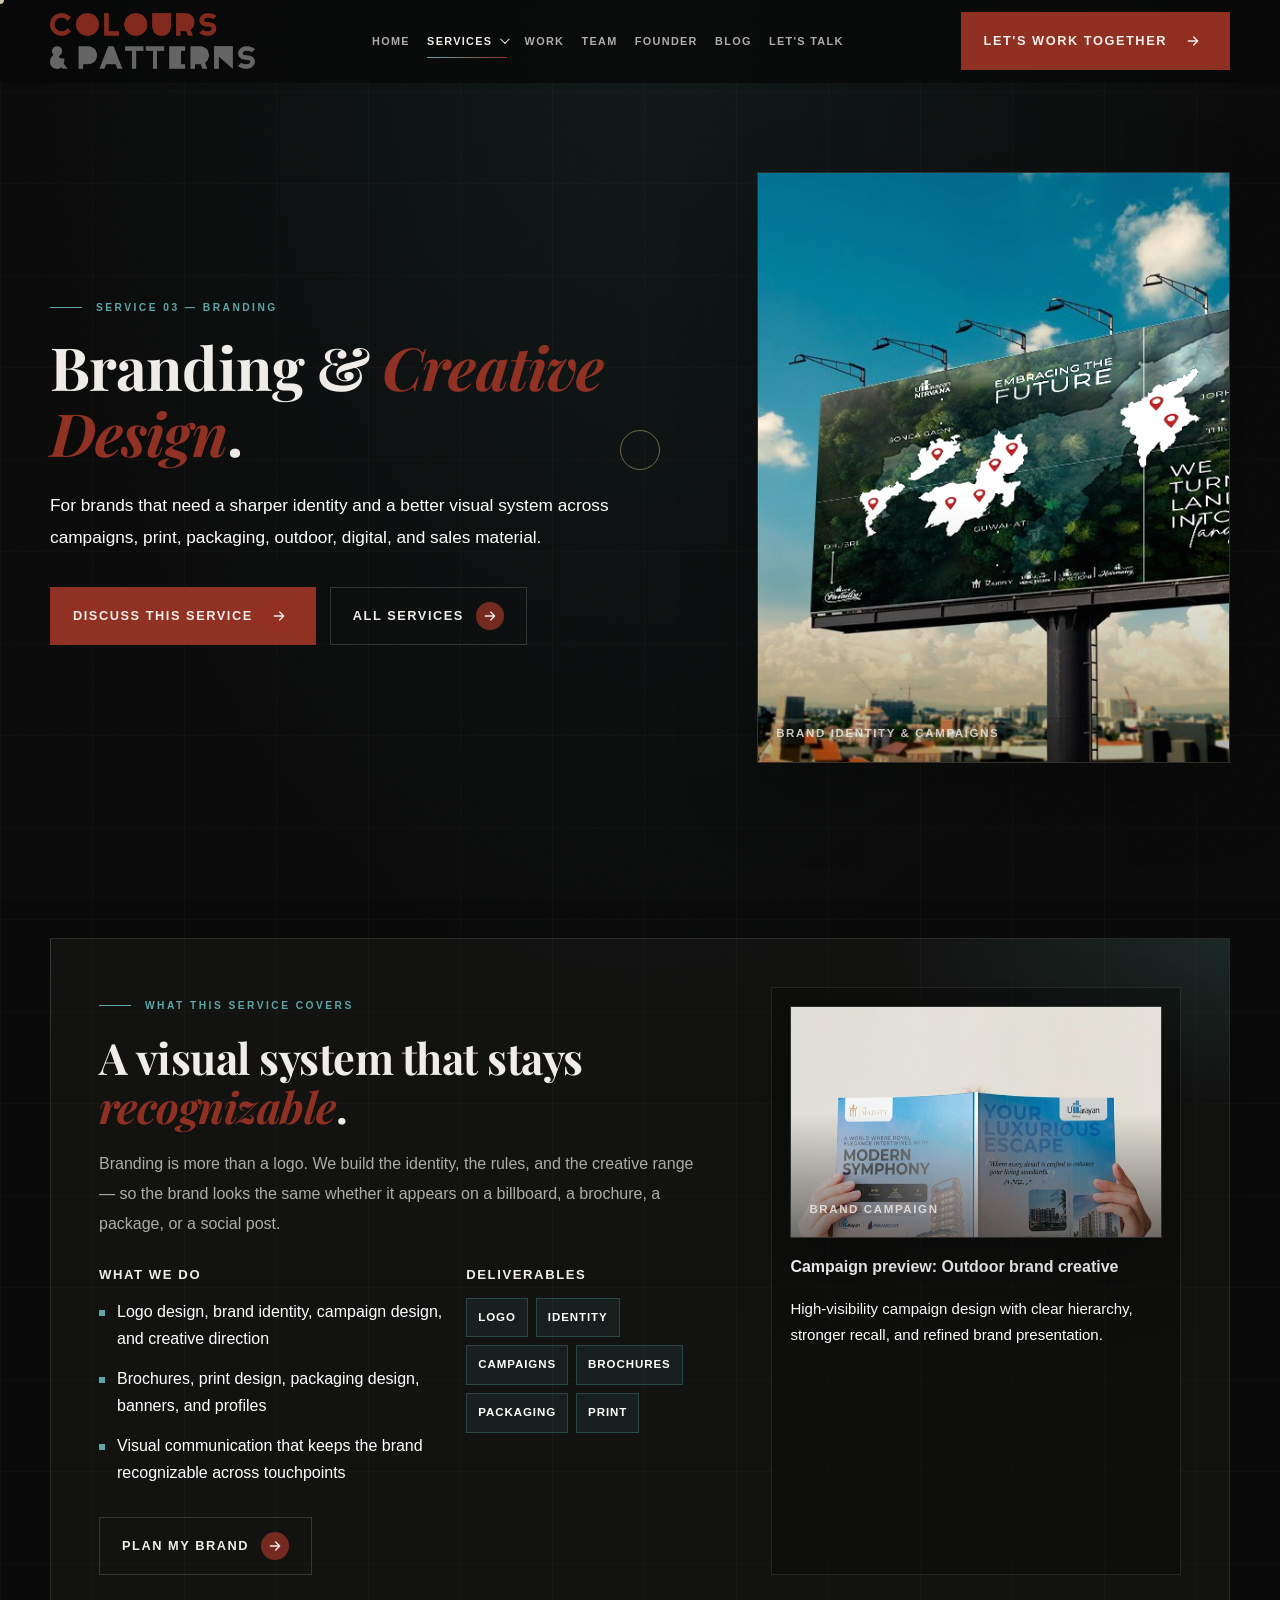
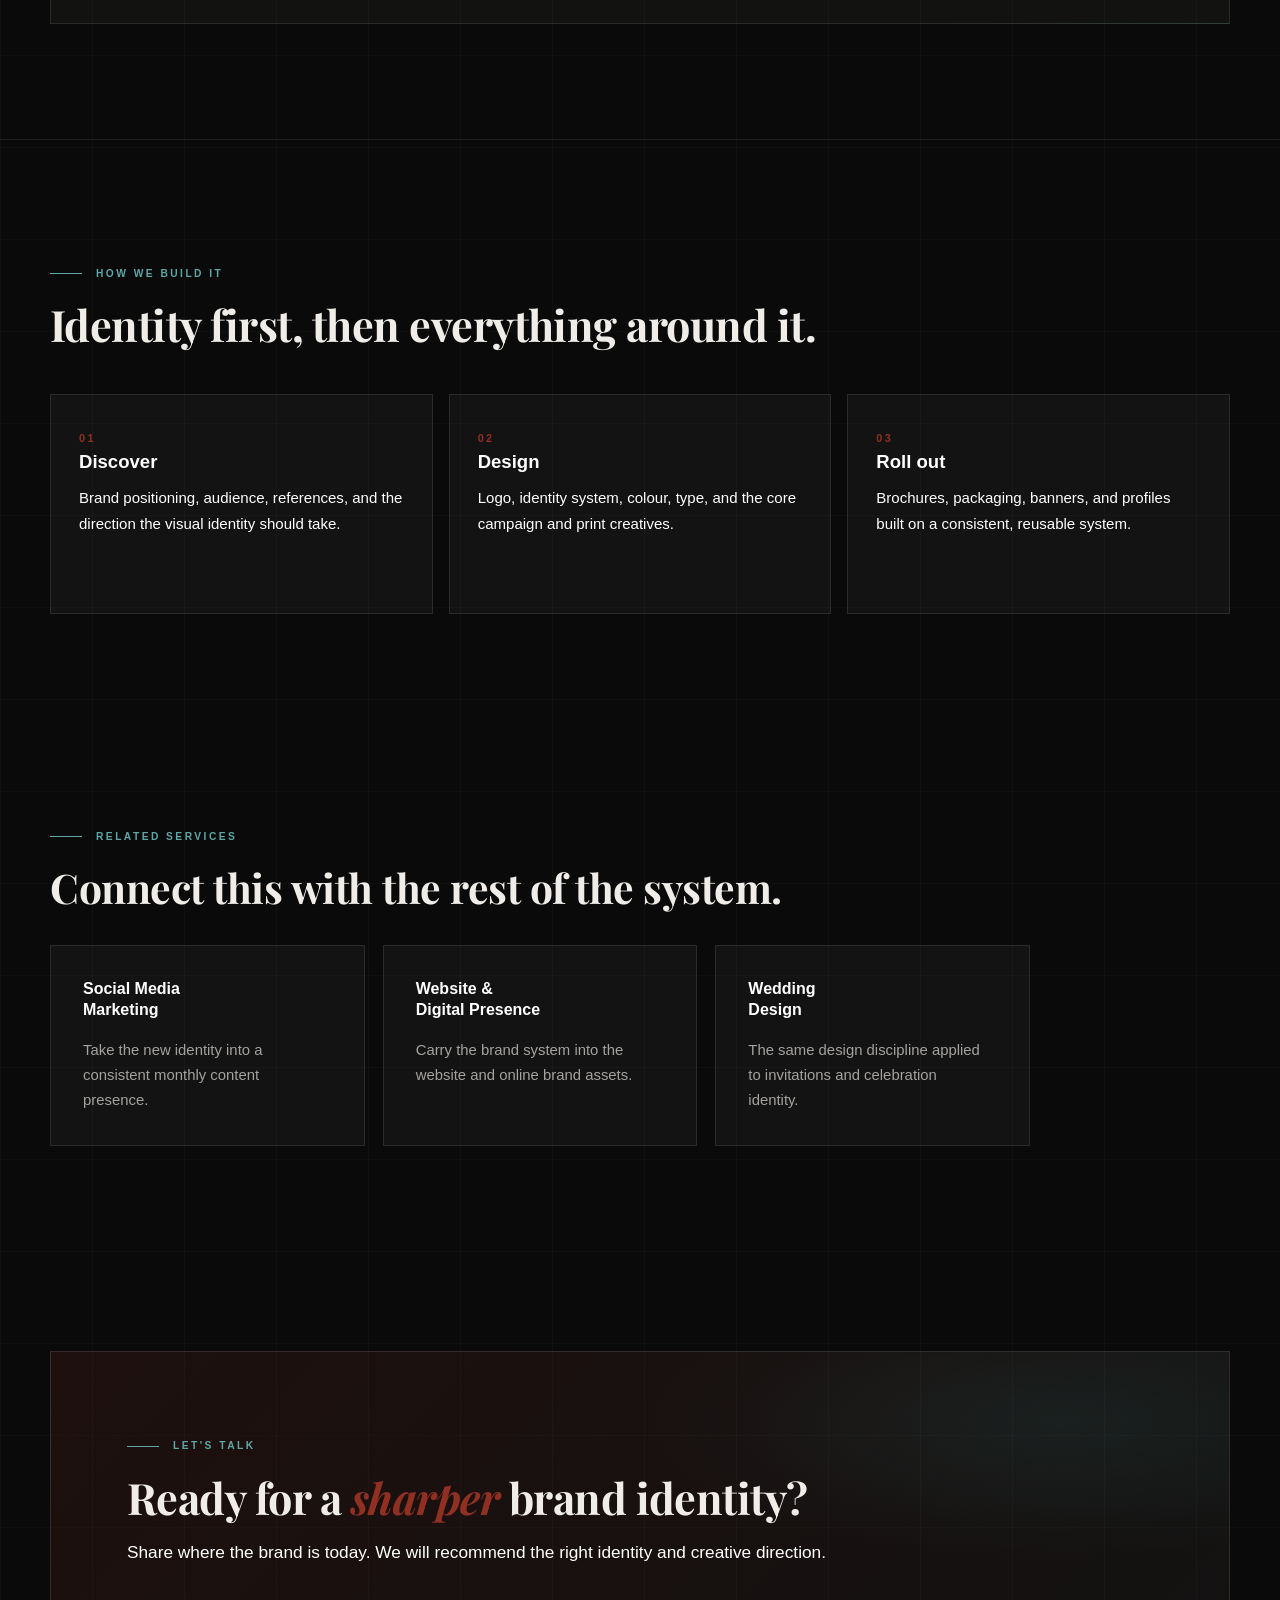
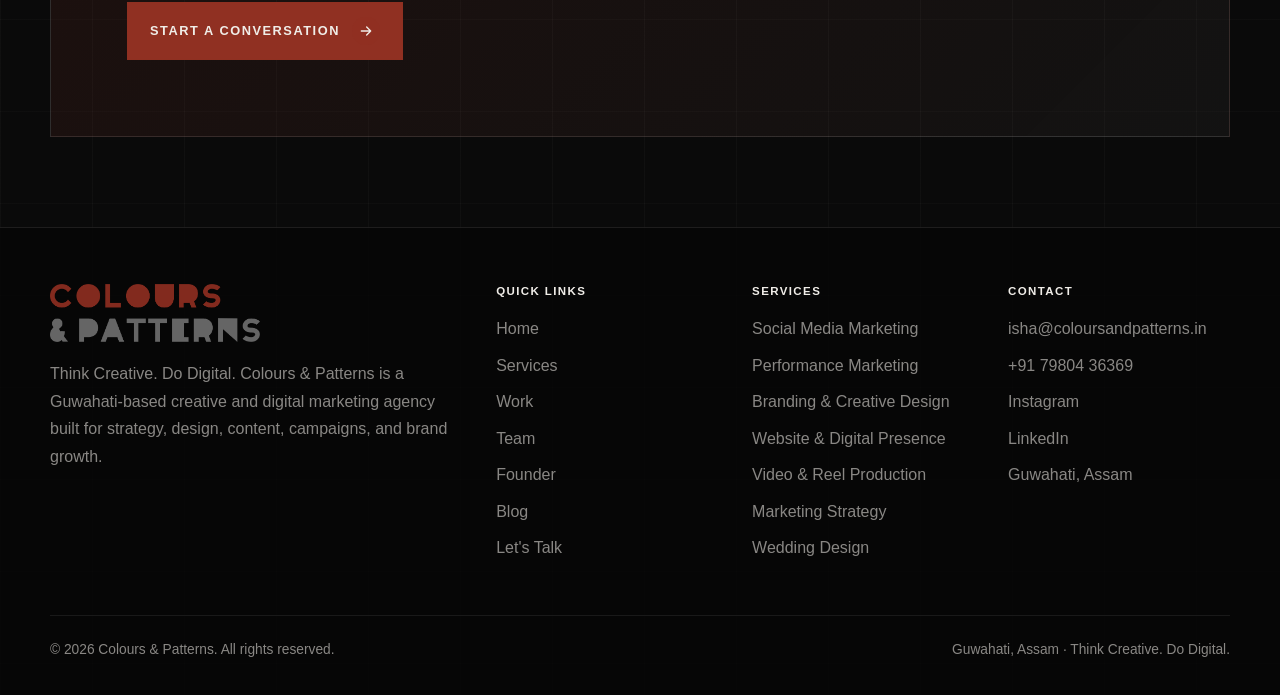
<file: branding-and-creative-design.html>
﻿<!DOCTYPE html>
<html lang="en">
<head>
  <meta charset="UTF-8">
  <meta name="viewport" content="width=device-width, initial-scale=1.0">
  <title>Branding & Creative Design | Colours & Patterns</title>
  <meta name="description" content="Branding and creative design by Colours & Patterns — logo design, brand identity, campaign design, brochures, packaging, print, and visual communication.">
  <meta name="theme-color" content="#0a0a0a">
  <link rel="preload" as="image" href="website/logo.png">
  <link rel="preconnect" href="https://fonts.googleapis.com">
  <link rel="preconnect" href="https://fonts.gstatic.com" crossorigin>
  <link href="https://fonts.googleapis.com/css2?family=Playfair+Display:ital,wght@0,500;0,600;0,700;0,800;0,900;1,400;1,500;1,700&display=swap" rel="stylesheet">
  <link rel="stylesheet" href="site-assets/styles.css">
  <noscript><style>.site-loader{display:none}</style></noscript>
</head>
<body data-page="services">
  <div class="scroll-progress" data-scroll-progress aria-hidden="true"></div>
  <a class="skip-link" href="#main">Skip to content</a>
  <div class="site-loader" data-site-loader role="status" aria-live="polite" aria-label="Loading Colours & Patterns">
    <div class="loader-inner">
      <img class="loader-logo" src="website/logo.png" alt="Colours & Patterns">
      <div class="loader-line" aria-hidden="true"><span class="loader-line-fill"></span></div>
      <div class="loader-foot">
        <span class="loader-count"><span data-loader-count>0</span><i>%</i></span>
        <span class="loader-tag">Think Creative. Do Digital.</span>
      </div>
    </div>
  </div>
  <div class="cursor-dot" aria-hidden="true"></div>
  <div class="cursor-ring" aria-hidden="true"></div>

  <header class="site-header" data-header>
    <div class="nav-wrap">
      <a class="brand" href="index.html" aria-label="Colours & Patterns home">
        <img class="brand-logo" src="website/logo.png" alt="Colours & Patterns">
      </a>
      <nav class="nav-links" aria-label="Primary navigation">
        <a href="index.html">Home</a>
        <div class="nav-dropdown" data-services-dropdown>
          <button class="nav-dropdown-toggle is-active" type="button" aria-expanded="false" aria-controls="services-menu" data-services-toggle>
            <span>Services</span><span class="nav-chevron" aria-hidden="true"></span>
          </button>
          <div class="nav-dropdown-menu" id="services-menu" role="menu" aria-label="Service pages">
            <a href="services.html" role="menuitem">All Services</a>
            <a href="social-media-marketing.html" role="menuitem">Social Media Marketing</a>
            <a href="performance-marketing.html" role="menuitem">Performance Marketing</a>
            <a class="is-active" href="branding-and-creative-design.html" role="menuitem">Branding &amp; Creative Design</a>
            <a href="website-and-digital-presence.html" role="menuitem">Website &amp; Digital Presence</a>
            <a href="video-and-reel-production.html" role="menuitem">Video &amp; Reel Production</a>
            <a href="marketing-strategy.html" role="menuitem">Marketing Strategy</a>
            <a href="wedding-design.html" role="menuitem">Wedding Design</a>
          </div>
        </div>
        <a href="results.html">Work</a>
        <a href="team.html">Team</a>
        <a href="founder.html">Founder</a>
        <a href="blog.html">Blog</a>
        <a href="lets-talk.html">Let's Talk</a>
      </nav>
      <div class="nav-actions">
        <a class="btn nav-cta primary" href="lets-talk.html"><span>Let's Work Together</span><span class="btn-icon" aria-hidden="true"><svg viewBox="0 0 24 24"><path d="M5 12h14M13 6l6 6-6 6" fill="none" stroke="currentColor" stroke-width="2" stroke-linecap="round" stroke-linejoin="round"/></svg></span></a>
        <button class="menu-toggle" type="button" aria-label="Open menu" aria-expanded="false" data-menu-toggle>
          <span></span><span></span><span></span>
        </button>
      </div>
    </div>
  </header>

  <main id="main">
    <section class="hero compact-hero" aria-labelledby="page-title">
      <div class="container hero-grid">
        <div class="reveal">
          <p class="eyebrow">Service 03 — Branding</p>
          <h1 id="page-title">Branding &amp; <em>Creative Design</em>.</h1>
          <p class="lead">For brands that need a sharper identity and a better visual system across campaigns, print, packaging, outdoor, digital, and sales material.</p>
          <div class="hero-actions">
            <a class="btn primary" href="lets-talk.html"><span>Discuss This Service</span><span class="btn-icon" aria-hidden="true"><svg viewBox="0 0 24 24"><path d="M5 12h14M13 6l6 6-6 6" fill="none" stroke="currentColor" stroke-width="2" stroke-linecap="round" stroke-linejoin="round"/></svg></span></a>
            <a class="btn secondary" href="services.html"><span>All Services</span><span class="btn-icon" aria-hidden="true"><svg viewBox="0 0 24 24"><path d="M5 12h14M13 6l6 6-6 6" fill="none" stroke="currentColor" stroke-width="2" stroke-linecap="round" stroke-linejoin="round"/></svg></span></a>
          </div>
        </div>
        <div class="reveal">
          <figure class="image-frame hero-visual">
            <img src="site-assets/pdf-images/pdf-jpeg-007.jpg" alt="Outdoor branding creative by Colours and Patterns" loading="eager">
            <figcaption>Brand Identity &amp; Campaigns</figcaption>
          </figure>
        </div>
      </div>
    </section>

    <section class="section service-stack" aria-labelledby="detail-title">
      <div class="container">
        <article class="service-detail reveal">
          <div class="service-detail-grid">
            <div class="service-copy">
              <p class="section-kicker">What this service covers</p>
              <h2 id="detail-title">A visual system that stays <em>recognizable</em>.</h2>
              <p>Branding is more than a logo. We build the identity, the rules, and the creative range — so the brand looks the same whether it appears on a billboard, a brochure, a package, or a social post.</p>
              <div class="service-columns">
                <div><h3>What we do</h3><ul class="deliverable-list"><li>Logo design, brand identity, campaign design, and creative direction</li><li>Brochures, print design, packaging design, banners, and profiles</li><li>Visual communication that keeps the brand recognizable across touchpoints</li></ul></div>
                <div><h3>Deliverables</h3><ul class="pill-list"><li>Logo</li><li>Identity</li><li>Campaigns</li><li>Brochures</li><li>Packaging</li><li>Print</li></ul></div>
              </div>
              <a class="btn secondary" href="lets-talk.html"><span>Plan My Brand</span><span class="btn-icon" aria-hidden="true"><svg viewBox="0 0 24 24"><path d="M5 12h14M13 6l6 6-6 6" fill="none" stroke="currentColor" stroke-width="2" stroke-linecap="round" stroke-linejoin="round"/></svg></span></a>
            </div>
            <aside class="case-preview">
              <figure class="image-frame ratio-wide"><img src="site-assets/pdf-images/pdf-jpeg-009.jpg" alt="Brand campaign creative preview" loading="lazy"><figcaption>Brand Campaign</figcaption></figure>
              <h3>Campaign preview: Outdoor brand creative</h3>
              <p>High-visibility campaign design with clear hierarchy, stronger recall, and refined brand presentation.</p>
            </aside>
          </div>
        </article>
      </div>
    </section>

    <section class="section section-divider" aria-labelledby="approach-title">
      <div class="container">
        <div class="section-head reveal">
          <p class="section-kicker">How we build it</p>
          <h2 class="section-title" id="approach-title">Identity first, then everything around it.</h2>
        </div>
        <div class="step-grid">
          <article class="process-card reveal"><span class="number">01</span><h3>Discover</h3><p>Brand positioning, audience, references, and the direction the visual identity should take.</p></article>
          <article class="process-card reveal"><span class="number">02</span><h3>Design</h3><p>Logo, identity system, colour, type, and the core campaign and print creatives.</p></article>
          <article class="process-card reveal"><span class="number">03</span><h3>Roll out</h3><p>Brochures, packaging, banners, and profiles built on a consistent, reusable system.</p></article>
        </div>
      </div>
    </section>

    <section class="section related-services-section" aria-labelledby="related-title">
      <div class="container">
        <div class="section-head reveal">
          <p class="section-kicker">Related services</p>
          <h2 class="section-title" id="related-title">Connect this with the rest of the system.</h2>
        </div>
        <div class="link-grid">
          <a class="link-card reveal" href="social-media-marketing.html"><h3>Social Media Marketing</h3><p>Take the new identity into a consistent monthly content presence.</p></a>
          <a class="link-card reveal" href="website-and-digital-presence.html"><h3>Website &amp; Digital Presence</h3><p>Carry the brand system into the website and online brand assets.</p></a>
          <a class="link-card reveal" href="wedding-design.html"><h3>Wedding Design</h3><p>The same design discipline applied to invitations and celebration identity.</p></a>
        </div>
      </div>
    </section>

    <section class="section tight">
      <div class="container">
        <div class="cta-band reveal">
          <p class="section-kicker">Let's talk</p>
          <h2>Ready for a <em>sharper</em> brand identity?</h2>
          <p class="section-lede">Share where the brand is today. We will recommend the right identity and creative direction.</p>
          <div class="cta-actions"><a class="btn primary" href="lets-talk.html"><span>Start a Conversation</span><span class="btn-icon" aria-hidden="true"><svg viewBox="0 0 24 24"><path d="M5 12h14M13 6l6 6-6 6" fill="none" stroke="currentColor" stroke-width="2" stroke-linecap="round" stroke-linejoin="round"/></svg></span></a></div>
        </div>
      </div>
    </section>
  </main>

  <footer class="site-footer">
    <div class="container">
      <div class="footer-grid">
        <div>
          <img class="footer-logo" src="website/logo.png" alt="Colours & Patterns">
          <p>Think Creative. Do Digital. Colours & Patterns is a Guwahati-based creative and digital marketing agency built for strategy, design, content, campaigns, and brand growth.</p>
        </div>
        <div>
          <h3>Quick links</h3>
          <a href="index.html">Home</a>
          <a href="services.html">Services</a>
          <a href="results.html">Work</a>
          <a href="team.html">Team</a>
          <a href="founder.html">Founder</a>
        <a href="blog.html">Blog</a>
        <a href="lets-talk.html">Let's Talk</a>
        </div>
        <div>
          <h3>Services</h3>
          <a href="social-media-marketing.html">Social Media Marketing</a>
          <a href="performance-marketing.html">Performance Marketing</a>
          <a href="branding-and-creative-design.html">Branding &amp; Creative Design</a>
          <a href="website-and-digital-presence.html">Website &amp; Digital Presence</a>
          <a href="video-and-reel-production.html">Video &amp; Reel Production</a>
          <a href="marketing-strategy.html">Marketing Strategy</a>
          <a href="wedding-design.html">Wedding Design</a>
        </div>
        <div>
          <h3>Contact</h3>
          <a href="mailto:isha@coloursandpatterns.in">isha@coloursandpatterns.in</a>
          <a href="tel:+917980436369">+91 79804 36369</a>
          <a href="https://www.instagram.com/coloursandpatterns_/" target="_blank" rel="noopener">Instagram</a>
          <a href="https://www.linkedin.com/company/coloursandpatternsghy/" target="_blank" rel="noopener">LinkedIn</a>
          <p>Guwahati, Assam</p>
        </div>
      </div>
      <div class="footer-bottom">
        <span>&copy; <span data-year></span> Colours & Patterns. All rights reserved.</span>
        <span>Guwahati, Assam &middot; Think Creative. Do Digital.</span>
      </div>
    </div>
  </footer>
  <script src="site-assets/app.js"></script>
</body>
</html>
</file>
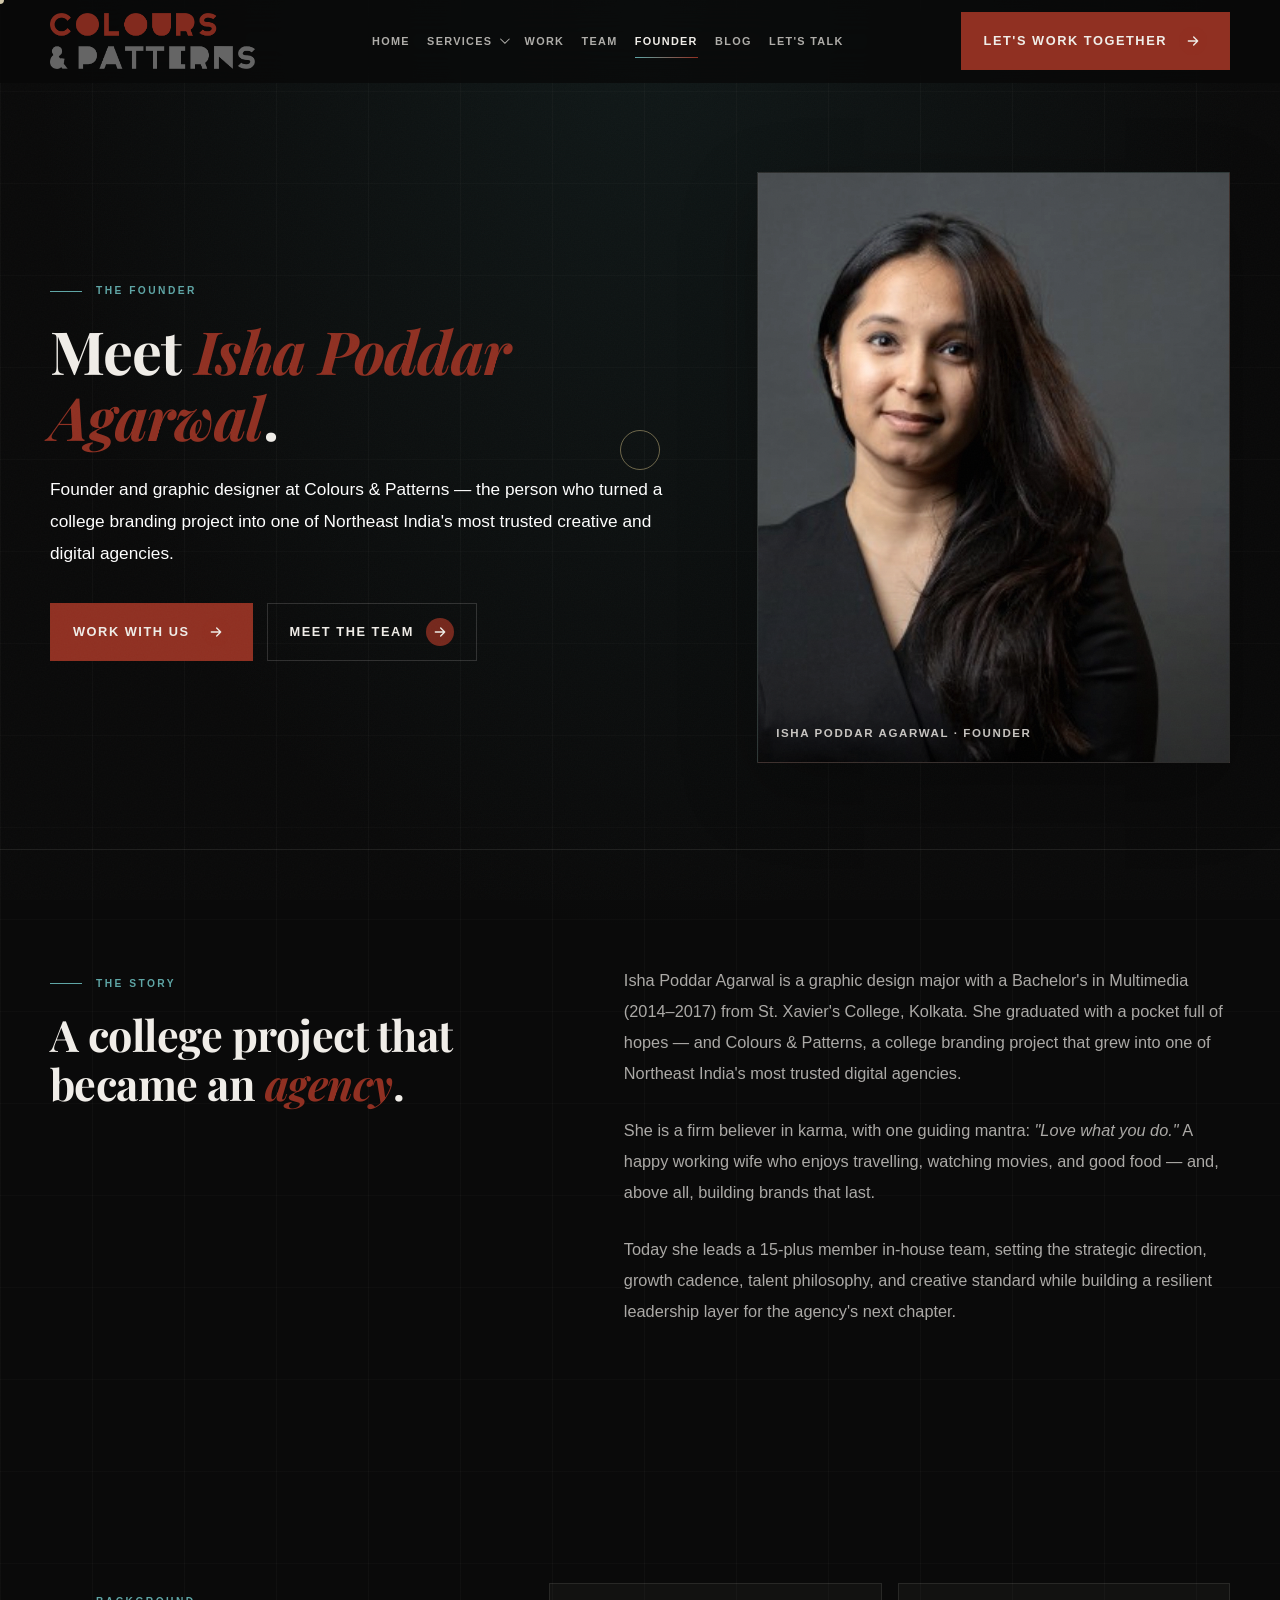
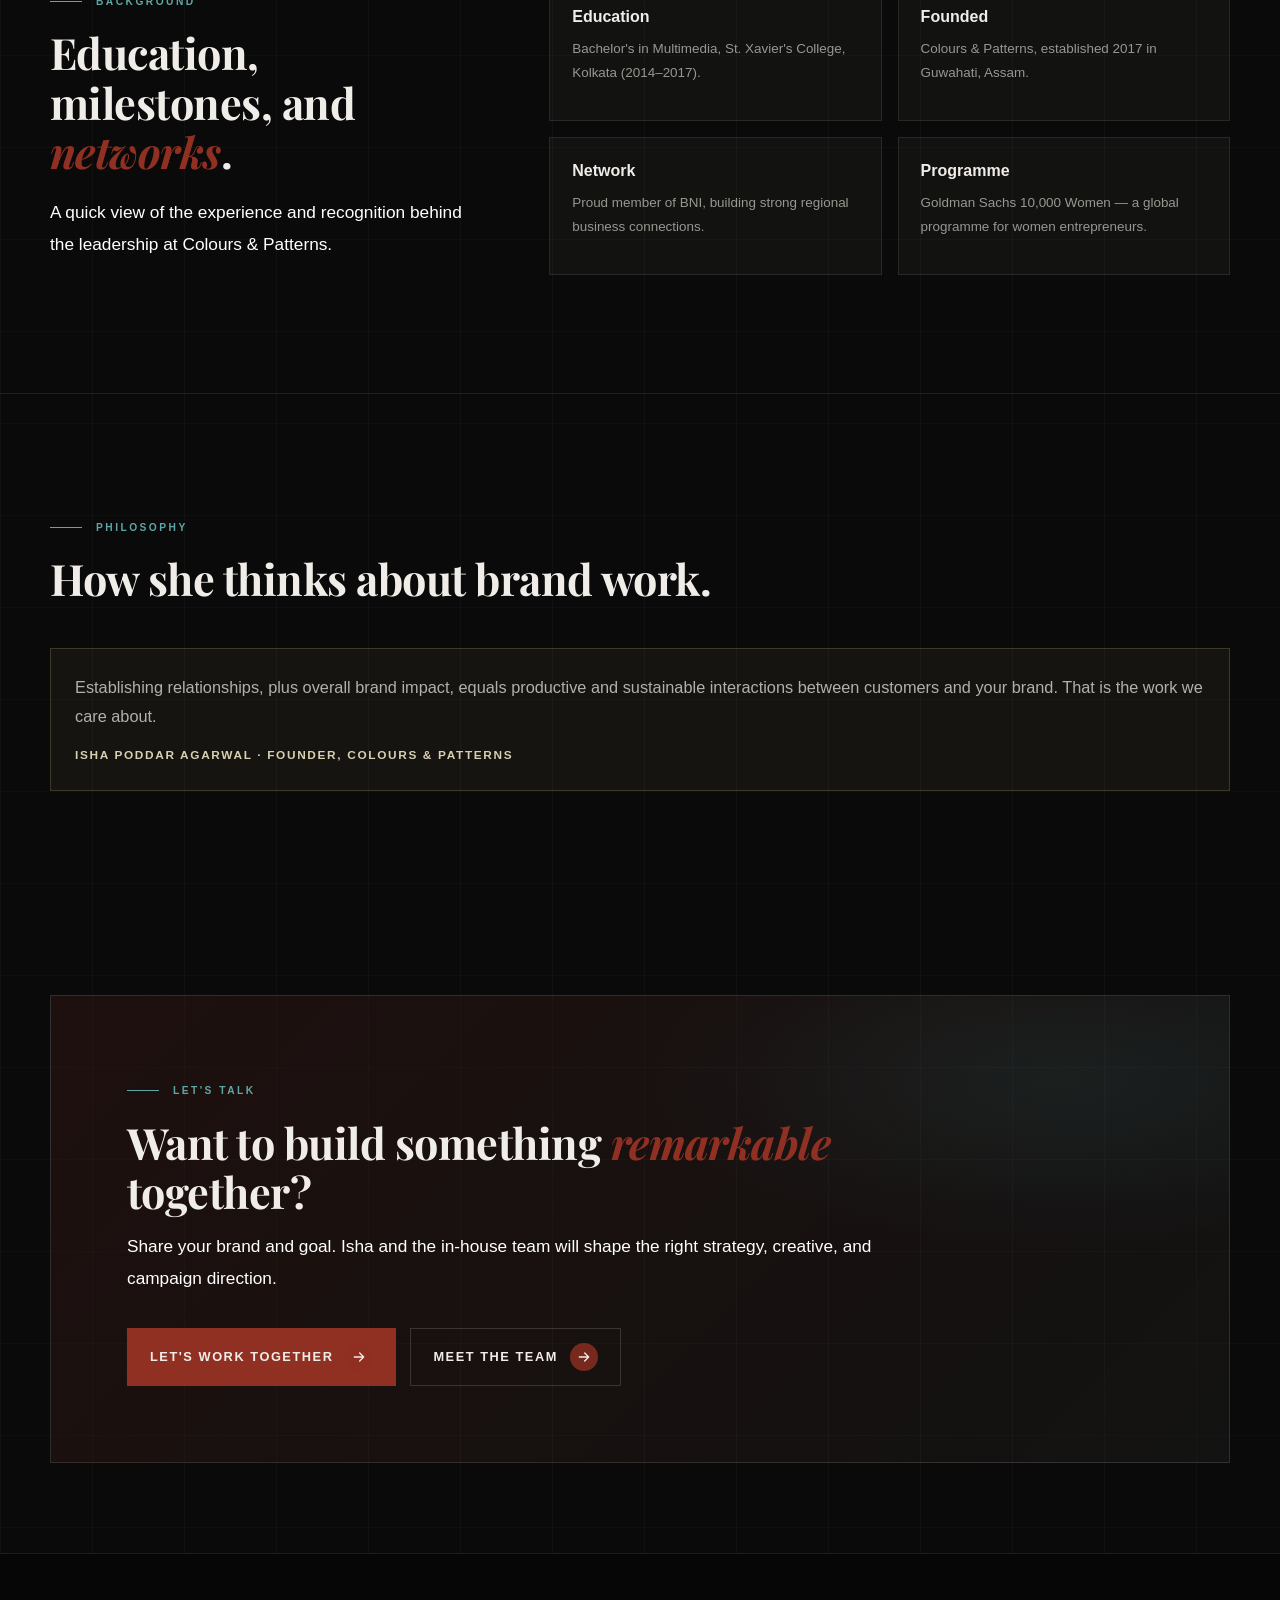
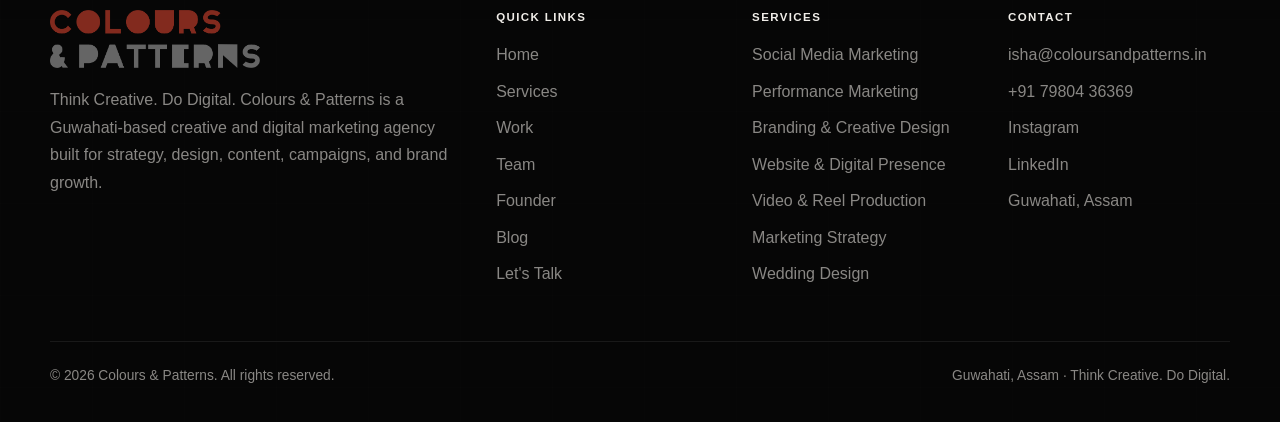
<file: founder.html>
﻿<!DOCTYPE html>
<html lang="en">
<head>
  <meta charset="UTF-8">
  <meta name="viewport" content="width=device-width, initial-scale=1.0">
  <title>Founder | Colours & Patterns</title>
  <meta name="description" content="Meet Isha Poddar Agarwal, founder and graphic designer at Colours & Patterns — a Guwahati-based creative and digital marketing agency.">
  <meta name="theme-color" content="#0a0a0a">
  <link rel="preload" as="image" href="website/logo.png">
  <link rel="preconnect" href="https://fonts.googleapis.com">
  <link rel="preconnect" href="https://fonts.gstatic.com" crossorigin>
  <link href="https://fonts.googleapis.com/css2?family=Playfair+Display:ital,wght@0,500;0,600;0,700;0,800;0,900;1,400;1,500;1,700&display=swap" rel="stylesheet">
  <link rel="stylesheet" href="site-assets/styles.css">
  <noscript><style>.site-loader{display:none}</style></noscript>
</head>
<body data-page="founder">
  <div class="scroll-progress" data-scroll-progress aria-hidden="true"></div>
  <a class="skip-link" href="#main">Skip to content</a>
  <div class="site-loader" data-site-loader role="status" aria-live="polite" aria-label="Loading Colours & Patterns">
    <div class="loader-inner">
      <img class="loader-logo" src="website/logo.png" alt="Colours & Patterns">
      <div class="loader-line" aria-hidden="true"><span class="loader-line-fill"></span></div>
      <div class="loader-foot">
        <span class="loader-count"><span data-loader-count>0</span><i>%</i></span>
        <span class="loader-tag">Think Creative. Do Digital.</span>
      </div>
    </div>
  </div>
  <div class="cursor-dot" aria-hidden="true"></div>
  <div class="cursor-ring" aria-hidden="true"></div>

  <header class="site-header" data-header>
    <div class="nav-wrap">
      <a class="brand" href="index.html" aria-label="Colours & Patterns home">
        <img class="brand-logo" src="website/logo.png" alt="Colours & Patterns">
      </a>
      <nav class="nav-links" aria-label="Primary navigation">
        <a href="index.html">Home</a>
        <div class="nav-dropdown" data-services-dropdown>
          <button class="nav-dropdown-toggle" type="button" aria-expanded="false" aria-controls="services-menu" data-services-toggle>
            <span>Services</span><span class="nav-chevron" aria-hidden="true"></span>
          </button>
          <div class="nav-dropdown-menu" id="services-menu" role="menu" aria-label="Service pages">
            <a href="services.html" role="menuitem">All Services</a>
            <a href="social-media-marketing.html" role="menuitem">Social Media Marketing</a>
            <a href="performance-marketing.html" role="menuitem">Performance Marketing</a>
            <a href="branding-and-creative-design.html" role="menuitem">Branding &amp; Creative Design</a>
            <a href="website-and-digital-presence.html" role="menuitem">Website &amp; Digital Presence</a>
            <a href="video-and-reel-production.html" role="menuitem">Video &amp; Reel Production</a>
            <a href="marketing-strategy.html" role="menuitem">Marketing Strategy</a>
            <a href="wedding-design.html" role="menuitem">Wedding Design</a>
          </div>
        </div>
        <a href="results.html">Work</a>
        <a href="team.html">Team</a>
        <a class="is-active" href="founder.html">Founder</a>
        <a href="blog.html">Blog</a>
        <a href="lets-talk.html">Let's Talk</a>
      </nav>
      <div class="nav-actions">
        <a class="btn nav-cta primary" href="lets-talk.html"><span>Let's Work Together</span><span class="btn-icon" aria-hidden="true"><svg viewBox="0 0 24 24"><path d="M5 12h14M13 6l6 6-6 6" fill="none" stroke="currentColor" stroke-width="2" stroke-linecap="round" stroke-linejoin="round"/></svg></span></a>
        <button class="menu-toggle" type="button" aria-label="Open menu" aria-expanded="false" data-menu-toggle>
          <span></span><span></span><span></span>
        </button>
      </div>
    </div>
  </header>

  <main id="main">
    <section class="hero compact-hero" aria-labelledby="page-title">
      <div class="container hero-grid">
        <div class="reveal">
          <p class="eyebrow">The Founder</p>
          <h1 id="page-title">Meet <em>Isha Poddar Agarwal</em>.</h1>
          <p class="lead">Founder and graphic designer at Colours & Patterns — the person who turned a college branding project into one of Northeast India's most trusted creative and digital agencies.</p>
          <div class="hero-actions">
            <a class="btn primary" href="lets-talk.html"><span>Work With Us</span><span class="btn-icon" aria-hidden="true"><svg viewBox="0 0 24 24"><path d="M5 12h14M13 6l6 6-6 6" fill="none" stroke="currentColor" stroke-width="2" stroke-linecap="round" stroke-linejoin="round"/></svg></span></a>
            <a class="btn secondary" href="team.html"><span>Meet the Team</span><span class="btn-icon" aria-hidden="true"><svg viewBox="0 0 24 24"><path d="M5 12h14M13 6l6 6-6 6" fill="none" stroke="currentColor" stroke-width="2" stroke-linecap="round" stroke-linejoin="round"/></svg></span></a>
          </div>
        </div>
        <div class="reveal">
          <figure class="image-frame hero-visual">
            <img src="site-assets/pdf-images/pdf-jpeg-044.jpg" alt="Isha Poddar Agarwal, founder of Colours and Patterns" loading="eager">
            <figcaption>Isha Poddar Agarwal &middot; Founder</figcaption>
          </figure>
        </div>
      </div>
    </section>

    <section class="section section-divider" aria-labelledby="story-title">
      <div class="container intro-grid">
        <div class="reveal">
          <p class="section-kicker">The story</p>
          <h2 class="section-title" id="story-title">A college project that became an <em>agency</em>.</h2>
        </div>
        <div class="intro-copy reveal">
          <p>Isha Poddar Agarwal is a graphic design major with a Bachelor's in Multimedia (2014&ndash;2017) from St. Xavier's College, Kolkata. She graduated with a pocket full of hopes — and Colours & Patterns, a college branding project that grew into one of Northeast India's most trusted digital agencies.</p>
          <p>She is a firm believer in karma, with one guiding mantra: <em>"Love what you do."</em> A happy working wife who enjoys travelling, watching movies, and good food — and, above all, building brands that last.</p>
          <p>Today she leads a 15-plus member in-house team, setting the strategic direction, growth cadence, talent philosophy, and creative standard while building a resilient leadership layer for the agency's next chapter.</p>
        </div>
      </div>
    </section>

    <section class="section" aria-labelledby="credentials-title">
      <div class="container team-panel">
        <div class="reveal">
          <p class="section-kicker">Background</p>
          <h2 class="section-title" id="credentials-title">Education, milestones, and <em>networks</em>.</h2>
          <p class="section-lede">A quick view of the experience and recognition behind the leadership at Colours & Patterns.</p>
        </div>
        <div class="team-role-grid reveal">
          <article><strong>Education</strong><span>Bachelor's in Multimedia, St. Xavier's College, Kolkata (2014&ndash;2017).</span></article>
          <article><strong>Founded</strong><span>Colours & Patterns, established 2017 in Guwahati, Assam.</span></article>
          <article><strong>Network</strong><span>Proud member of BNI, building strong regional business connections.</span></article>
          <article><strong>Programme</strong><span>Goldman Sachs 10,000 Women — a global programme for women entrepreneurs.</span></article>
        </div>
      </div>
    </section>

    <section class="section section-divider" aria-labelledby="philosophy-title">
      <div class="container">
        <div class="section-head reveal">
          <p class="section-kicker">Philosophy</p>
          <h2 class="section-title" id="philosophy-title">How she thinks about brand work.</h2>
        </div>
        <div class="proof-quote reveal">
          <blockquote>Establishing relationships, plus overall brand impact, equals productive and sustainable interactions between customers and your brand. That is the work we care about.</blockquote>
          <cite>Isha Poddar Agarwal &middot; Founder, Colours & Patterns</cite>
        </div>
      </div>
    </section>

    <section class="section tight">
      <div class="container">
        <div class="cta-band reveal">
          <p class="section-kicker">Let's talk</p>
          <h2>Want to build something <em>remarkable</em> together?</h2>
          <p class="section-lede">Share your brand and goal. Isha and the in-house team will shape the right strategy, creative, and campaign direction.</p>
          <div class="cta-actions">
            <a class="btn primary" href="lets-talk.html"><span>Let's Work Together</span><span class="btn-icon" aria-hidden="true"><svg viewBox="0 0 24 24"><path d="M5 12h14M13 6l6 6-6 6" fill="none" stroke="currentColor" stroke-width="2" stroke-linecap="round" stroke-linejoin="round"/></svg></span></a>
            <a class="btn secondary" href="team.html"><span>Meet the Team</span><span class="btn-icon" aria-hidden="true"><svg viewBox="0 0 24 24"><path d="M5 12h14M13 6l6 6-6 6" fill="none" stroke="currentColor" stroke-width="2" stroke-linecap="round" stroke-linejoin="round"/></svg></span></a>
          </div>
        </div>
      </div>
    </section>
  </main>

  <footer class="site-footer">
    <div class="container">
      <div class="footer-grid">
        <div>
          <img class="footer-logo" src="website/logo.png" alt="Colours & Patterns">
          <p>Think Creative. Do Digital. Colours & Patterns is a Guwahati-based creative and digital marketing agency built for strategy, design, content, campaigns, and brand growth.</p>
        </div>
        <div>
          <h3>Quick links</h3>
          <a href="index.html">Home</a>
          <a href="services.html">Services</a>
          <a href="results.html">Work</a>
          <a href="team.html">Team</a>
          <a href="founder.html">Founder</a>
        <a href="blog.html">Blog</a>
        <a href="lets-talk.html">Let's Talk</a>
        </div>
        <div>
          <h3>Services</h3>
          <a href="social-media-marketing.html">Social Media Marketing</a>
          <a href="performance-marketing.html">Performance Marketing</a>
          <a href="branding-and-creative-design.html">Branding &amp; Creative Design</a>
          <a href="website-and-digital-presence.html">Website &amp; Digital Presence</a>
          <a href="video-and-reel-production.html">Video &amp; Reel Production</a>
          <a href="marketing-strategy.html">Marketing Strategy</a>
          <a href="wedding-design.html">Wedding Design</a>
        </div>
        <div>
          <h3>Contact</h3>
          <a href="mailto:isha@coloursandpatterns.in">isha@coloursandpatterns.in</a>
          <a href="tel:+917980436369">+91 79804 36369</a>
          <a href="https://www.instagram.com/coloursandpatterns_/" target="_blank" rel="noopener">Instagram</a>
          <a href="https://www.linkedin.com/company/coloursandpatternsghy/" target="_blank" rel="noopener">LinkedIn</a>
          <p>Guwahati, Assam</p>
        </div>
      </div>
      <div class="footer-bottom">
        <span>&copy; <span data-year></span> Colours & Patterns. All rights reserved.</span>
        <span>Guwahati, Assam &middot; Think Creative. Do Digital.</span>
      </div>
    </div>
  </footer>
  <script src="site-assets/app.js"></script>
</body>
</html>
</file>
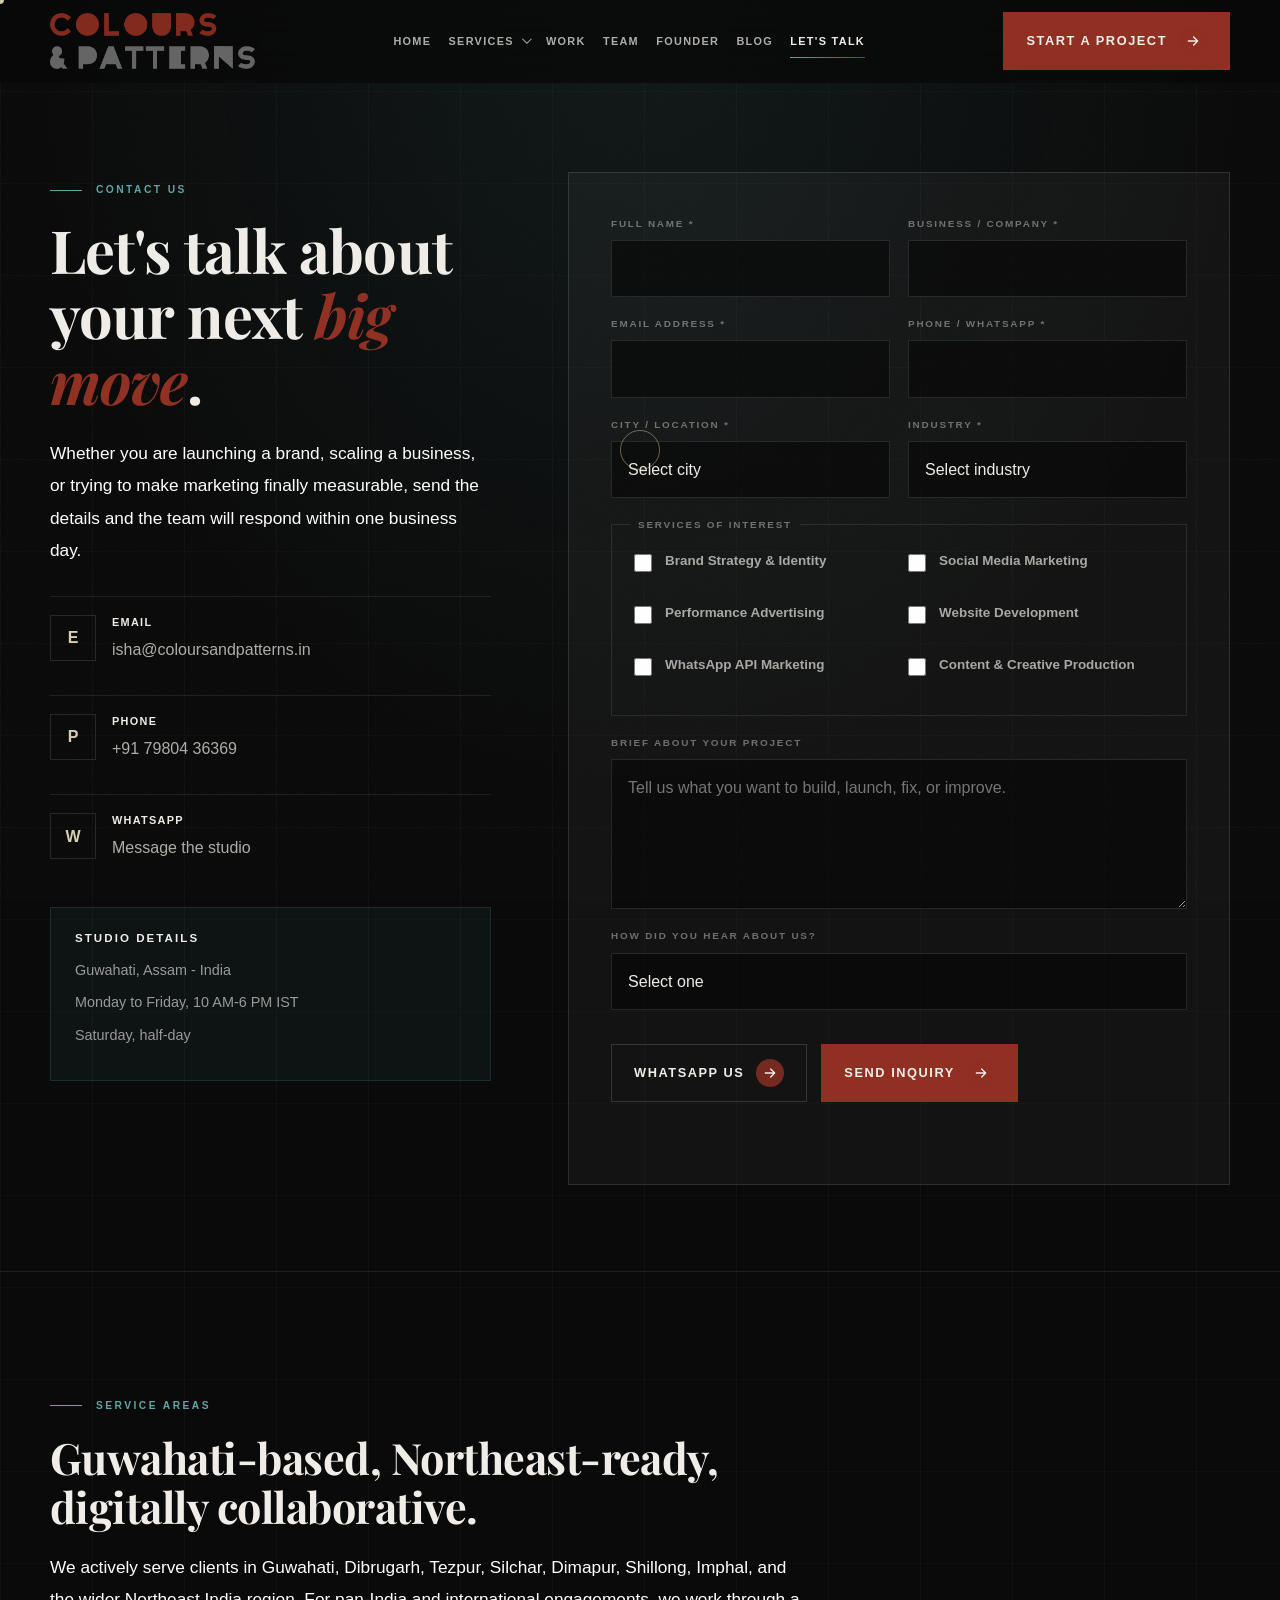
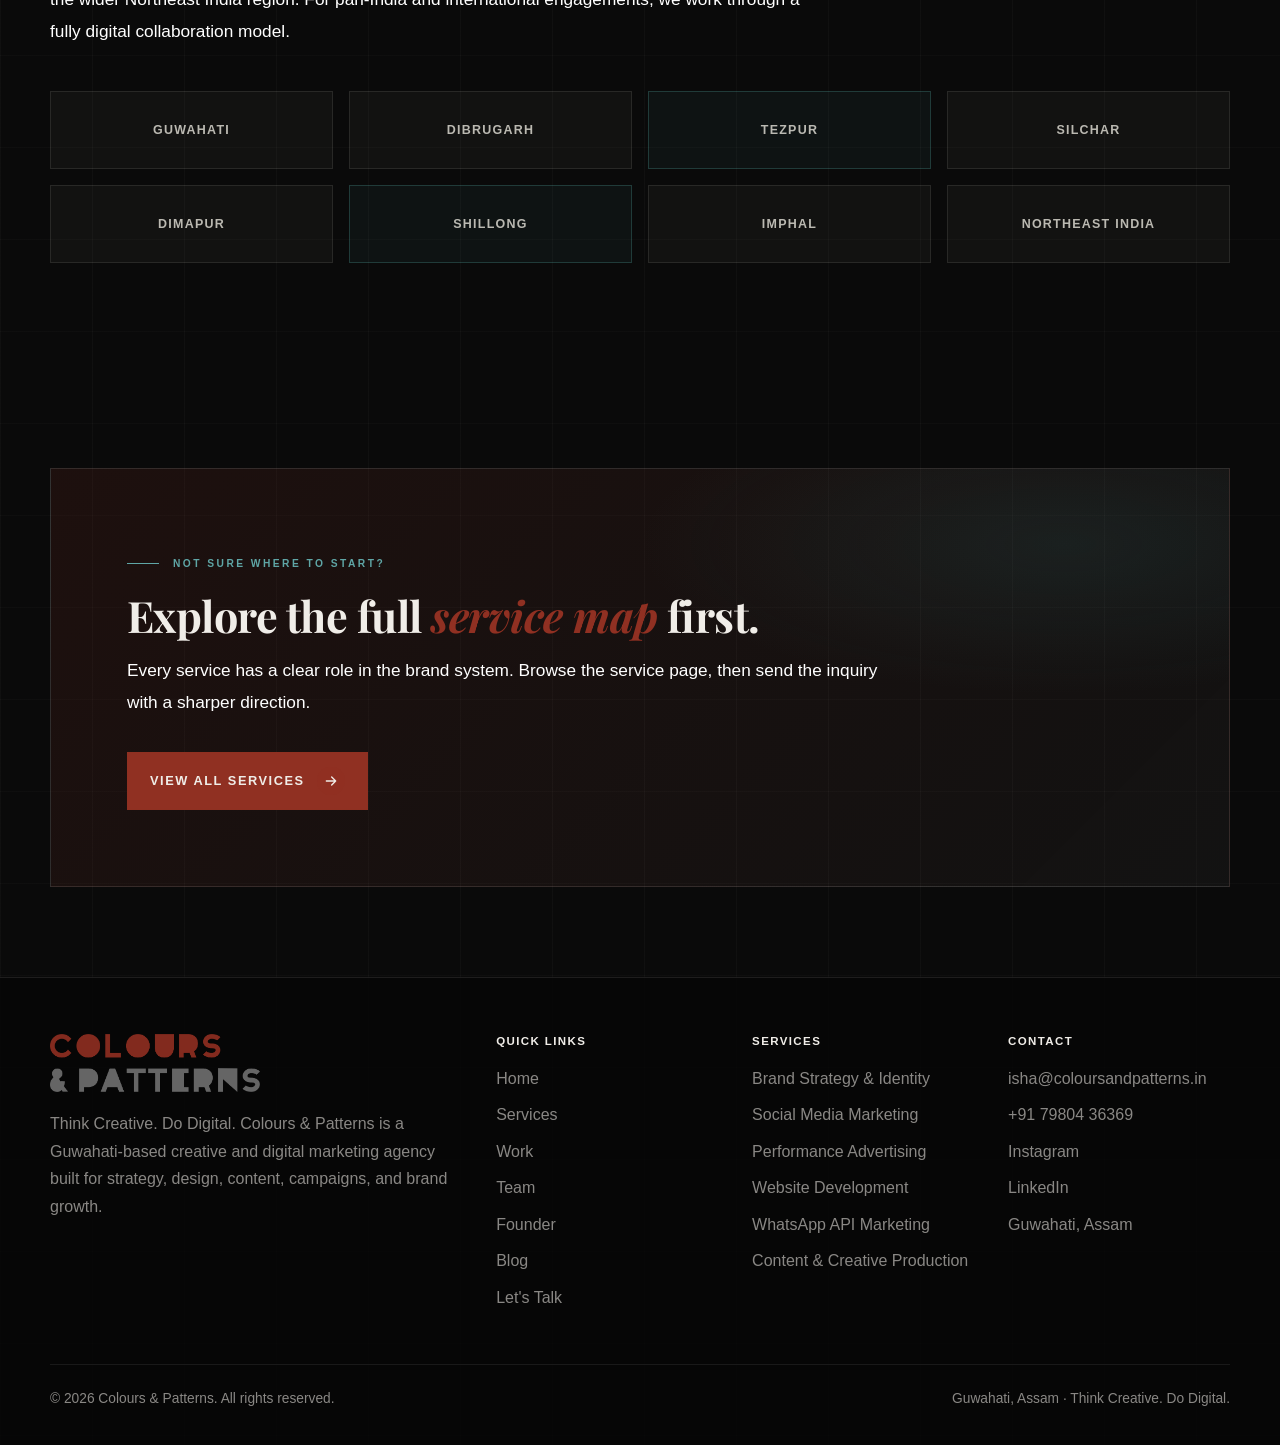
<file: lets-talk.html>
﻿<!DOCTYPE html>
<html lang="en">
<head>
  <meta charset="UTF-8">
  <meta name="viewport" content="width=device-width, initial-scale=1.0">
  <title>Contact Us | Marketing Agency in Guwahati - Colours &amp; Patterns</title>
  <meta name="description" content="Talk to Colours & Patterns. Headquartered in Guwahati, Assam and serving brands across Northeast India. Email isha@coloursandpatterns.in.">
  <meta name="theme-color" content="#0a0a0a">
  <meta property="og:title" content="Contact Colours &amp; Patterns">
  <meta property="og:description" content="Start a project conversation for branding, social media, websites, ads, WhatsApp marketing, or creative production.">
  <meta property="og:type" content="website">
  <link rel="preload" as="image" href="website/logo.png">
  <link rel="preconnect" href="https://fonts.googleapis.com">
  <link rel="preconnect" href="https://fonts.gstatic.com" crossorigin>
  <link href="https://fonts.googleapis.com/css2?family=Playfair+Display:ital,wght@0,500;0,600;0,700;0,800;0,900;1,400;1,500;1,700&display=swap" rel="stylesheet">
  <link rel="stylesheet" href="site-assets/styles.css">
  <noscript><style>.site-loader{display:none}</style></noscript>
</head>
<body data-page="talk">
  <div class="scroll-progress" data-scroll-progress aria-hidden="true"></div>
  <a class="skip-link" href="#main">Skip to content</a>
  <div class="site-loader" data-site-loader role="status" aria-live="polite" aria-label="Loading Colours & Patterns">
    <div class="loader-inner">
      <img class="loader-logo" src="website/logo.png" alt="Colours & Patterns">
      <div class="loader-line" aria-hidden="true"><span class="loader-line-fill"></span></div>
      <div class="loader-foot">
        <span class="loader-count"><span data-loader-count>0</span><i>%</i></span>
        <span class="loader-tag">Think Creative. Do Digital.</span>
      </div>
    </div>
  </div>
  <div class="cursor-dot" aria-hidden="true"></div>
  <div class="cursor-ring" aria-hidden="true"></div>

  <header class="site-header" data-header>
    <div class="nav-wrap">
      <a class="brand" href="index.html" aria-label="Colours & Patterns home">
        <img class="brand-logo" src="website/logo.png" alt="Colours & Patterns">
      </a>
      <nav class="nav-links" aria-label="Primary navigation">
        <a href="index.html">Home</a>
        <div class="nav-dropdown" data-services-dropdown>
          <button class="nav-dropdown-toggle" type="button" aria-expanded="false" aria-controls="services-menu" data-services-toggle>
            <span>Services</span><span class="nav-chevron" aria-hidden="true"></span>
          </button>
          <div class="nav-dropdown-menu" id="services-menu" role="menu" aria-label="Service pages">
            <a href="services.html" role="menuitem">All Services</a>
            <a href="social-media-marketing.html" role="menuitem">Social Media Marketing</a>
            <a href="performance-marketing.html" role="menuitem">Performance Marketing</a>
            <a href="branding-and-creative-design.html" role="menuitem">Branding &amp; Creative Design</a>
            <a href="website-and-digital-presence.html" role="menuitem">Website &amp; Digital Presence</a>
            <a href="video-and-reel-production.html" role="menuitem">Video &amp; Reel Production</a>
            <a href="marketing-strategy.html" role="menuitem">Marketing Strategy</a>
            <a href="wedding-design.html" role="menuitem">Wedding Design</a>
          </div>
        </div>
        <a href="results.html">Work</a>
        <a href="team.html">Team</a>
        <a href="founder.html">Founder</a>
        <a href="blog.html">Blog</a>
        <a class="is-active" href="lets-talk.html">Let's Talk</a>
      </nav>
      <div class="nav-actions">
        <a class="btn nav-cta primary" href="lets-talk.html"><span>Start a Project</span><span class="btn-icon" aria-hidden="true"><svg viewBox="0 0 24 24"><path d="M5 12h14M13 6l6 6-6 6" fill="none" stroke="currentColor" stroke-width="2" stroke-linecap="round" stroke-linejoin="round"/></svg></span></a>
        <button class="menu-toggle" type="button" aria-label="Open menu" aria-expanded="false" data-menu-toggle>
          <span></span><span></span><span></span>
        </button>
      </div>
    </div>
  </header>

  <main id="main">
    <section class="hero compact-hero contact-hero" aria-labelledby="page-title">
      <div class="container contact-grid">
        <div class="reveal">
          <p class="eyebrow">Contact us</p>
          <h1 id="page-title">Let's talk about your next <em>big move</em>.</h1>
          <p class="lead">Whether you are launching a brand, scaling a business, or trying to make marketing finally measurable, send the details and the team will respond within one business day.</p>
          <div class="contact-list">
            <a class="contact-link" href="mailto:isha@coloursandpatterns.in"><span>E</span><span><strong>Email</strong>isha@coloursandpatterns.in</span></a>
            <a class="contact-link" href="tel:+917980436369"><span>P</span><span><strong>Phone</strong>+91 79804 36369</span></a>
            <a class="contact-link" href="https://wa.me/917980436369?text=Hi%20Colours%20%26%20Patterns%2C%20I%20want%20to%20discuss%20a%20project." target="_blank" rel="noopener"><span>W</span><span><strong>WhatsApp</strong>Message the studio</span></a>
          </div>
          <div class="contact-note">
            <h2>Studio details</h2>
            <p>Guwahati, Assam - India</p>
            <p>Monday to Friday, 10 AM-6 PM IST</p>
            <p>Saturday, half-day</p>
          </div>
        </div>
        <div class="reveal">
          <form class="contact-form enhanced-contact-form" data-contact-form data-apps-script-url="PASTE_GOOGLE_APPS_SCRIPT_WEB_APP_URL_HERE">
            <input type="hidden" name="sourcePage" value="Lets Talk Page">
            <div class="form-grid">
              <div class="field"><label for="name">Full Name *</label><input id="name" name="name" type="text" autocomplete="name" required></div>
              <div class="field"><label for="company">Business / Company *</label><input id="company" name="company" type="text" autocomplete="organization" required></div>
              <div class="field"><label for="email">Email Address *</label><input id="email" name="email" type="email" autocomplete="email" required></div>
              <div class="field"><label for="phone">Phone / WhatsApp *</label><input id="phone" name="phone" type="tel" autocomplete="tel" required></div>
              <div class="field"><label for="city">City / Location *</label><select id="city" name="city" required><option value="" disabled selected>Select city</option><option>Guwahati</option><option>Dibrugarh</option><option>Tezpur</option><option>Silchar</option><option>Dimapur</option><option>Shillong</option><option>Imphal</option><option>Other</option></select></div>
              <div class="field"><label for="industry">Industry *</label><select id="industry" name="industry" required><option value="" disabled selected>Select industry</option><option>Automobile</option><option>Real Estate</option><option>Hospitality</option><option>Retail</option><option>Healthcare</option><option>Education</option><option>MNC / Corporate</option><option>Other</option></select></div>
              <fieldset class="field full checkbox-field">
                <legend>Services of Interest</legend>
                <label><input type="checkbox" name="services" value="Brand Strategy & Identity"> <span>Brand Strategy &amp; Identity</span></label>
                <label><input type="checkbox" name="services" value="Social Media Marketing"> <span>Social Media Marketing</span></label>
                <label><input type="checkbox" name="services" value="Performance Advertising"> <span>Performance Advertising</span></label>
                <label><input type="checkbox" name="services" value="Website Development"> <span>Website Development</span></label>
                <label><input type="checkbox" name="services" value="WhatsApp API Marketing"> <span>WhatsApp API Marketing</span></label>
                <label><input type="checkbox" name="services" value="Content & Creative Production"> <span>Content &amp; Creative Production</span></label>
              </fieldset>
              <div class="field full"><label for="message">Brief about your project</label><textarea id="message" name="message" placeholder="Tell us what you want to build, launch, fix, or improve."></textarea></div>
              <div class="field full"><label for="referral">How did you hear about us?</label><select id="referral" name="referral"><option value="" selected>Select one</option><option>Google Search</option><option>Instagram</option><option>LinkedIn</option><option>Referral</option><option>Existing Client</option><option>Event / Network</option><option>Other</option></select></div>
            </div>
            <div class="hero-actions">
              <a class="btn secondary" href="https://wa.me/917980436369?text=Hi%20Colours%20%26%20Patterns%2C%20I%20want%20to%20discuss%20a%20project." target="_blank" rel="noopener"><span>WhatsApp Us</span><span class="btn-icon" aria-hidden="true"><svg viewBox="0 0 24 24"><path d="M5 12h14M13 6l6 6-6 6" fill="none" stroke="currentColor" stroke-width="2" stroke-linecap="round" stroke-linejoin="round"/></svg></span></a>
              <button class="btn primary" type="submit"><span>Send Inquiry</span><span class="btn-icon" aria-hidden="true"><svg viewBox="0 0 24 24"><path d="M5 12h14M13 6l6 6-6 6" fill="none" stroke="currentColor" stroke-width="2" stroke-linecap="round" stroke-linejoin="round"/></svg></span></button>
            </div>
            <p class="form-status" role="status" aria-live="polite"></p>
          </form>
        </div>
      </div>
    </section>

    <section class="section section-divider" aria-labelledby="areas-title">
      <div class="container">
        <div class="section-head reveal">
          <p class="section-kicker">Service areas</p>
          <h2 class="section-title" id="areas-title">Guwahati-based, Northeast-ready, digitally collaborative.</h2>
          <p class="section-lede">We actively serve clients in Guwahati, Dibrugarh, Tezpur, Silchar, Dimapur, Shillong, Imphal, and the wider Northeast India region. For pan-India and international engagements, we work through a fully digital collaboration model.</p>
        </div>
        <div class="brand-cloud" aria-label="Service areas">
          <span>Guwahati</span>
          <span>Dibrugarh</span>
          <span>Tezpur</span>
          <span>Silchar</span>
          <span>Dimapur</span>
          <span>Shillong</span>
          <span>Imphal</span>
          <span>Northeast India</span>
        </div>
      </div>
    </section>

    <section class="section tight">
      <div class="container">
        <div class="cta-band reveal">
          <p class="section-kicker">Not sure where to start?</p>
          <h2>Explore the full <em>service map</em> first.</h2>
          <p class="section-lede">Every service has a clear role in the brand system. Browse the service page, then send the inquiry with a sharper direction.</p>
          <div class="cta-actions"><a class="btn primary" href="services.html"><span>View All Services</span><span class="btn-icon" aria-hidden="true"><svg viewBox="0 0 24 24"><path d="M5 12h14M13 6l6 6-6 6" fill="none" stroke="currentColor" stroke-width="2" stroke-linecap="round" stroke-linejoin="round"/></svg></span></a></div>
        </div>
      </div>
    </section>
  </main>

  <footer class="site-footer">
    <div class="container">
      <div class="footer-grid">
        <div>
          <img class="footer-logo" src="website/logo.png" alt="Colours & Patterns">
          <p>Think Creative. Do Digital. Colours &amp; Patterns is a Guwahati-based creative and digital marketing agency built for strategy, design, content, campaigns, and brand growth.</p>
        </div>
        <div>
          <h3>Quick links</h3>
          <a href="index.html">Home</a>
          <a href="services.html">Services</a>
          <a href="results.html">Work</a>
          <a href="team.html">Team</a>
          <a href="founder.html">Founder</a>
          <a href="blog.html">Blog</a>
          <a href="lets-talk.html">Let's Talk</a>
        </div>
        <div>
          <h3>Services</h3>
          <a href="branding-and-creative-design.html">Brand Strategy &amp; Identity</a>
          <a href="social-media-marketing.html">Social Media Marketing</a>
          <a href="performance-marketing.html">Performance Advertising</a>
          <a href="website-and-digital-presence.html">Website Development</a>
          <a href="marketing-strategy.html">WhatsApp API Marketing</a>
          <a href="video-and-reel-production.html">Content &amp; Creative Production</a>
        </div>
        <div>
          <h3>Contact</h3>
          <a href="mailto:isha@coloursandpatterns.in">isha@coloursandpatterns.in</a>
          <a href="tel:+917980436369">+91 79804 36369</a>
          <a href="https://www.instagram.com/coloursandpatterns_/" target="_blank" rel="noopener">Instagram</a>
          <a href="https://www.linkedin.com/company/coloursandpatternsghy/" target="_blank" rel="noopener">LinkedIn</a>
          <p>Guwahati, Assam</p>
        </div>
      </div>
      <div class="footer-bottom">
        <span>&copy; <span data-year></span> Colours &amp; Patterns. All rights reserved.</span>
        <span>Guwahati, Assam &middot; Think Creative. Do Digital.</span>
      </div>
    </div>
  </footer>
  <script type="application/ld+json">
  {
    "@context": "https://schema.org",
    "@type": "ContactPage",
    "name": "Contact Colours & Patterns",
    "url": "https://www.coloursandpatterns.in/lets-talk.html",
    "about": {"@type": "LocalBusiness", "name": "Colours & Patterns", "address": {"@type": "PostalAddress", "addressLocality": "Guwahati", "addressRegion": "Assam", "addressCountry": "IN"}, "email": "isha@coloursandpatterns.in", "telephone": "+91 79804 36369"}
  }
  </script>
  <script src="site-assets/app.js"></script>
</body>
</html>
</file>
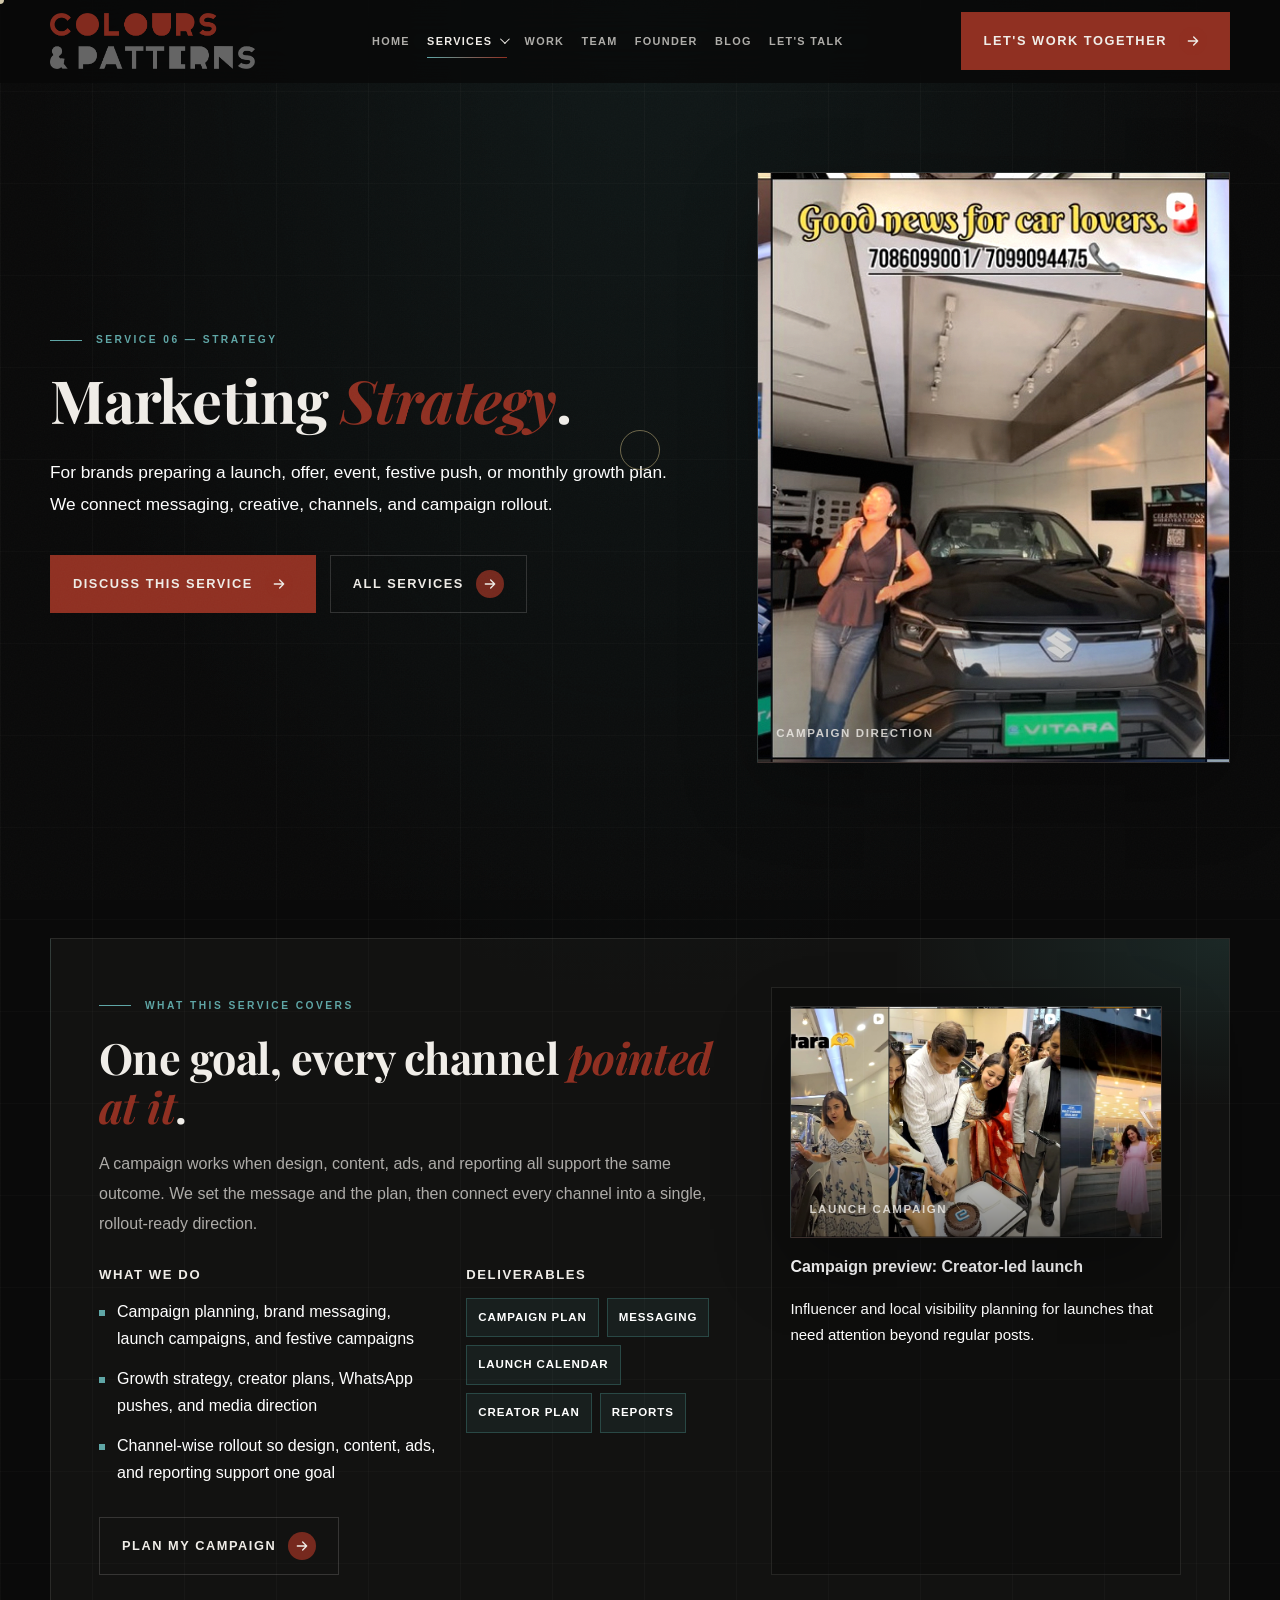
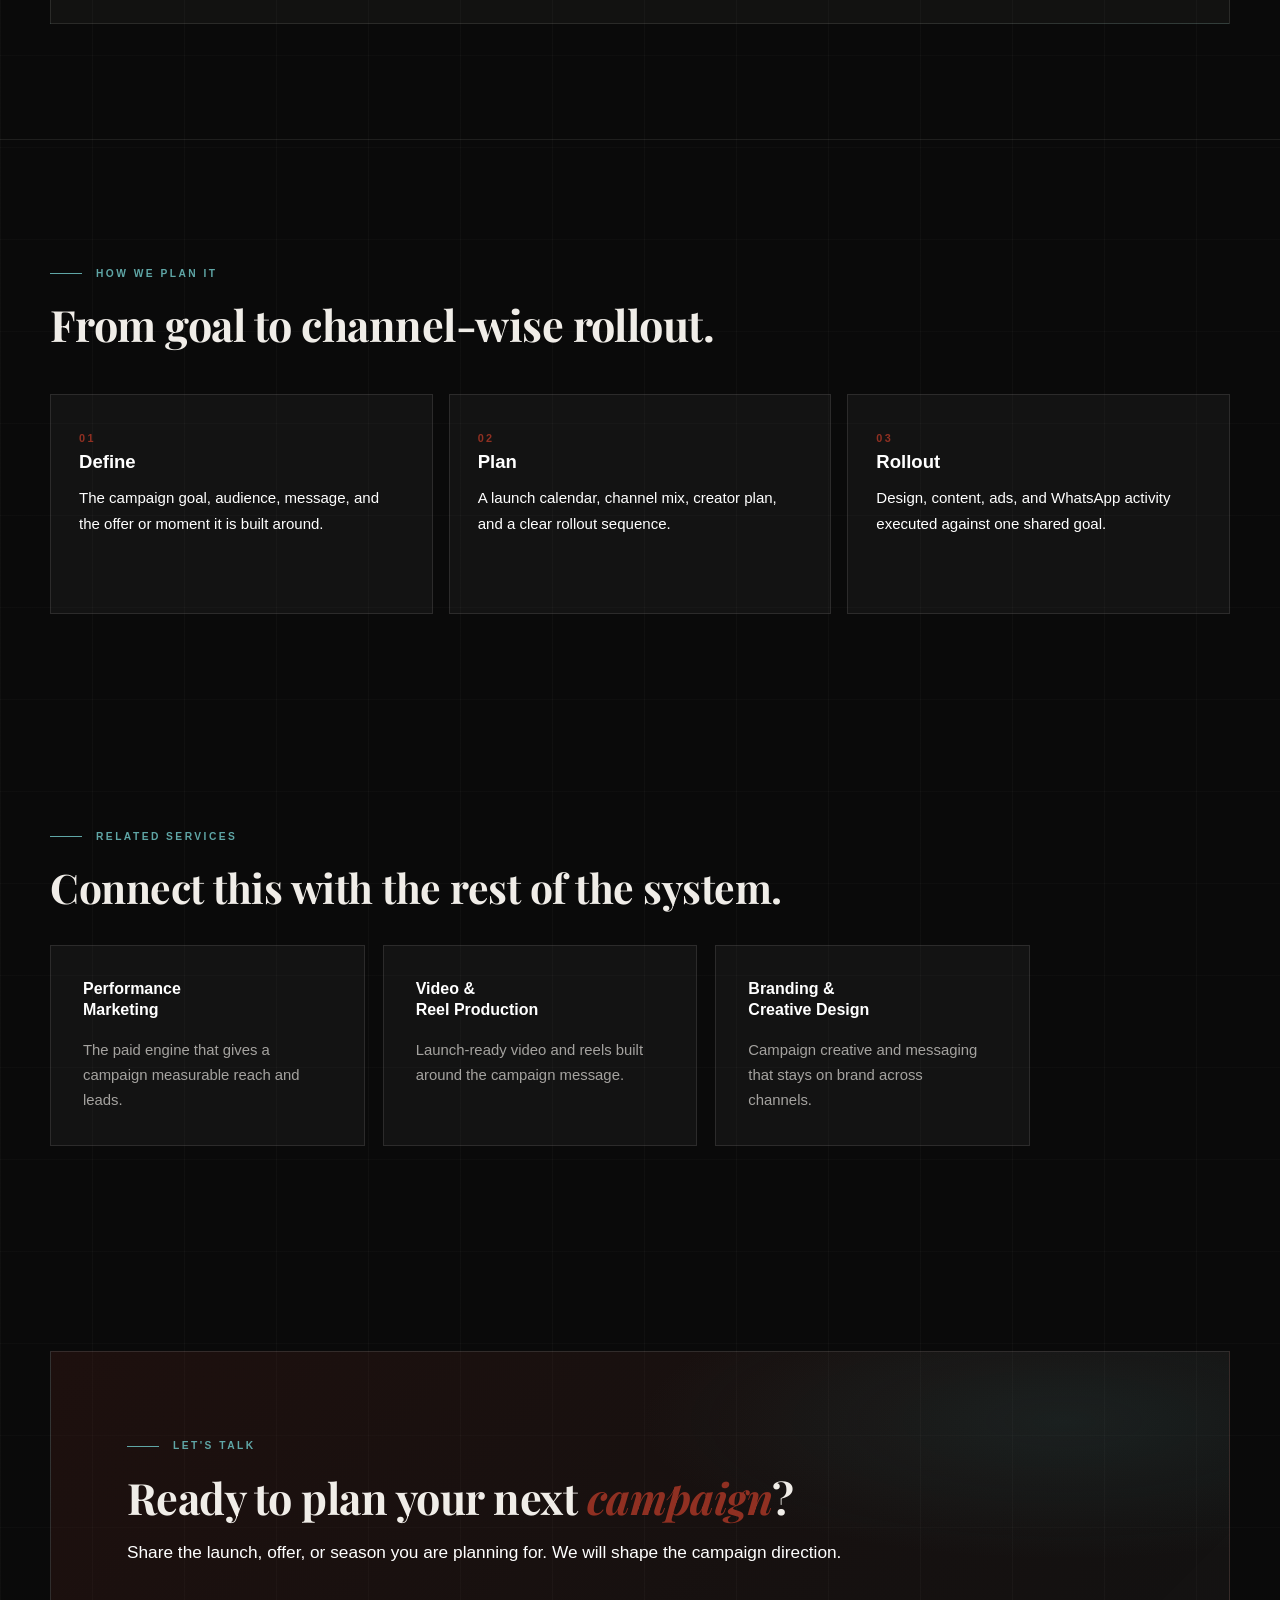
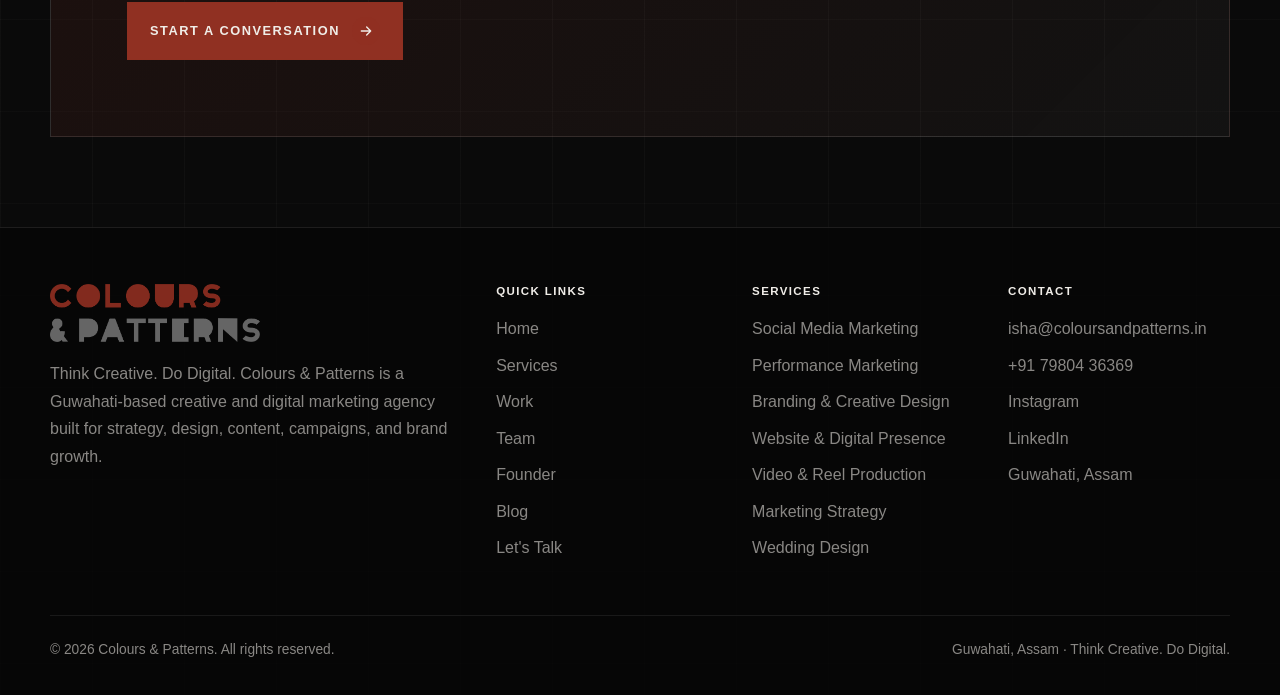
<file: marketing-strategy.html>
﻿<!DOCTYPE html>
<html lang="en">
<head>
  <meta charset="UTF-8">
  <meta name="viewport" content="width=device-width, initial-scale=1.0">
  <title>Marketing Strategy | Colours & Patterns</title>
  <meta name="description" content="Marketing strategy and campaigns by Colours & Patterns — launch campaigns, festive campaigns, brand messaging, growth planning, and channel-wise campaign direction.">
  <meta name="theme-color" content="#0a0a0a">
  <link rel="preload" as="image" href="website/logo.png">
  <link rel="preconnect" href="https://fonts.googleapis.com">
  <link rel="preconnect" href="https://fonts.gstatic.com" crossorigin>
  <link href="https://fonts.googleapis.com/css2?family=Playfair+Display:ital,wght@0,500;0,600;0,700;0,800;0,900;1,400;1,500;1,700&display=swap" rel="stylesheet">
  <link rel="stylesheet" href="site-assets/styles.css">
  <noscript><style>.site-loader{display:none}</style></noscript>
</head>
<body data-page="services">
  <div class="scroll-progress" data-scroll-progress aria-hidden="true"></div>
  <a class="skip-link" href="#main">Skip to content</a>
  <div class="site-loader" data-site-loader role="status" aria-live="polite" aria-label="Loading Colours & Patterns">
    <div class="loader-inner">
      <img class="loader-logo" src="website/logo.png" alt="Colours & Patterns">
      <div class="loader-line" aria-hidden="true"><span class="loader-line-fill"></span></div>
      <div class="loader-foot">
        <span class="loader-count"><span data-loader-count>0</span><i>%</i></span>
        <span class="loader-tag">Think Creative. Do Digital.</span>
      </div>
    </div>
  </div>
  <div class="cursor-dot" aria-hidden="true"></div>
  <div class="cursor-ring" aria-hidden="true"></div>

  <header class="site-header" data-header>
    <div class="nav-wrap">
      <a class="brand" href="index.html" aria-label="Colours & Patterns home">
        <img class="brand-logo" src="website/logo.png" alt="Colours & Patterns">
      </a>
      <nav class="nav-links" aria-label="Primary navigation">
        <a href="index.html">Home</a>
        <div class="nav-dropdown" data-services-dropdown>
          <button class="nav-dropdown-toggle is-active" type="button" aria-expanded="false" aria-controls="services-menu" data-services-toggle>
            <span>Services</span><span class="nav-chevron" aria-hidden="true"></span>
          </button>
          <div class="nav-dropdown-menu" id="services-menu" role="menu" aria-label="Service pages">
            <a href="services.html" role="menuitem">All Services</a>
            <a href="social-media-marketing.html" role="menuitem">Social Media Marketing</a>
            <a href="performance-marketing.html" role="menuitem">Performance Marketing</a>
            <a href="branding-and-creative-design.html" role="menuitem">Branding &amp; Creative Design</a>
            <a href="website-and-digital-presence.html" role="menuitem">Website &amp; Digital Presence</a>
            <a href="video-and-reel-production.html" role="menuitem">Video &amp; Reel Production</a>
            <a class="is-active" href="marketing-strategy.html" role="menuitem">Marketing Strategy</a>
            <a href="wedding-design.html" role="menuitem">Wedding Design</a>
          </div>
        </div>
        <a href="results.html">Work</a>
        <a href="team.html">Team</a>
        <a href="founder.html">Founder</a>
        <a href="blog.html">Blog</a>
        <a href="lets-talk.html">Let's Talk</a>
      </nav>
      <div class="nav-actions">
        <a class="btn nav-cta primary" href="lets-talk.html"><span>Let's Work Together</span><span class="btn-icon" aria-hidden="true"><svg viewBox="0 0 24 24"><path d="M5 12h14M13 6l6 6-6 6" fill="none" stroke="currentColor" stroke-width="2" stroke-linecap="round" stroke-linejoin="round"/></svg></span></a>
        <button class="menu-toggle" type="button" aria-label="Open menu" aria-expanded="false" data-menu-toggle>
          <span></span><span></span><span></span>
        </button>
      </div>
    </div>
  </header>

  <main id="main">
    <section class="hero compact-hero" aria-labelledby="page-title">
      <div class="container hero-grid">
        <div class="reveal">
          <p class="eyebrow">Service 06 — Strategy</p>
          <h1 id="page-title">Marketing <em>Strategy</em>.</h1>
          <p class="lead">For brands preparing a launch, offer, event, festive push, or monthly growth plan. We connect messaging, creative, channels, and campaign rollout.</p>
          <div class="hero-actions">
            <a class="btn primary" href="lets-talk.html"><span>Discuss This Service</span><span class="btn-icon" aria-hidden="true"><svg viewBox="0 0 24 24"><path d="M5 12h14M13 6l6 6-6 6" fill="none" stroke="currentColor" stroke-width="2" stroke-linecap="round" stroke-linejoin="round"/></svg></span></a>
            <a class="btn secondary" href="services.html"><span>All Services</span><span class="btn-icon" aria-hidden="true"><svg viewBox="0 0 24 24"><path d="M5 12h14M13 6l6 6-6 6" fill="none" stroke="currentColor" stroke-width="2" stroke-linecap="round" stroke-linejoin="round"/></svg></span></a>
          </div>
        </div>
        <div class="reveal">
          <figure class="image-frame hero-visual">
            <img src="site-assets/pdf-images/pdf-jpeg-049.jpg" alt="Marketing strategy and campaign work by Colours and Patterns" loading="eager">
            <figcaption>Campaign Direction</figcaption>
          </figure>
        </div>
      </div>
    </section>

    <section class="section service-stack" aria-labelledby="detail-title">
      <div class="container">
        <article class="service-detail reveal">
          <div class="service-detail-grid">
            <div class="service-copy">
              <p class="section-kicker">What this service covers</p>
              <h2 id="detail-title">One goal, every channel <em>pointed at it</em>.</h2>
              <p>A campaign works when design, content, ads, and reporting all support the same outcome. We set the message and the plan, then connect every channel into a single, rollout-ready direction.</p>
              <div class="service-columns">
                <div><h3>What we do</h3><ul class="deliverable-list"><li>Campaign planning, brand messaging, launch campaigns, and festive campaigns</li><li>Growth strategy, creator plans, WhatsApp pushes, and media direction</li><li>Channel-wise rollout so design, content, ads, and reporting support one goal</li></ul></div>
                <div><h3>Deliverables</h3><ul class="pill-list"><li>Campaign plan</li><li>Messaging</li><li>Launch calendar</li><li>Creator plan</li><li>Reports</li></ul></div>
              </div>
              <a class="btn secondary" href="lets-talk.html"><span>Plan My Campaign</span><span class="btn-icon" aria-hidden="true"><svg viewBox="0 0 24 24"><path d="M5 12h14M13 6l6 6-6 6" fill="none" stroke="currentColor" stroke-width="2" stroke-linecap="round" stroke-linejoin="round"/></svg></span></a>
            </div>
            <aside class="case-preview">
              <figure class="image-frame ratio-wide"><img src="site-assets/pdf-images/pdf-jpeg-050.jpg" alt="Creator-led launch campaign preview" loading="lazy"><figcaption>Launch Campaign</figcaption></figure>
              <h3>Campaign preview: Creator-led launch</h3>
              <p>Influencer and local visibility planning for launches that need attention beyond regular posts.</p>
            </aside>
          </div>
        </article>
      </div>
    </section>

    <section class="section section-divider" aria-labelledby="approach-title">
      <div class="container">
        <div class="section-head reveal">
          <p class="section-kicker">How we plan it</p>
          <h2 class="section-title" id="approach-title">From goal to channel-wise rollout.</h2>
        </div>
        <div class="step-grid">
          <article class="process-card reveal"><span class="number">01</span><h3>Define</h3><p>The campaign goal, audience, message, and the offer or moment it is built around.</p></article>
          <article class="process-card reveal"><span class="number">02</span><h3>Plan</h3><p>A launch calendar, channel mix, creator plan, and a clear rollout sequence.</p></article>
          <article class="process-card reveal"><span class="number">03</span><h3>Rollout</h3><p>Design, content, ads, and WhatsApp activity executed against one shared goal.</p></article>
        </div>
      </div>
    </section>

    <section class="section related-services-section" aria-labelledby="related-title">
      <div class="container">
        <div class="section-head reveal">
          <p class="section-kicker">Related services</p>
          <h2 class="section-title" id="related-title">Connect this with the rest of the system.</h2>
        </div>
        <div class="link-grid">
          <a class="link-card reveal" href="performance-marketing.html"><h3>Performance Marketing</h3><p>The paid engine that gives a campaign measurable reach and leads.</p></a>
          <a class="link-card reveal" href="video-and-reel-production.html"><h3>Video &amp; Reel Production</h3><p>Launch-ready video and reels built around the campaign message.</p></a>
          <a class="link-card reveal" href="branding-and-creative-design.html"><h3>Branding &amp; Creative Design</h3><p>Campaign creative and messaging that stays on brand across channels.</p></a>
        </div>
      </div>
    </section>

    <section class="section tight">
      <div class="container">
        <div class="cta-band reveal">
          <p class="section-kicker">Let's talk</p>
          <h2>Ready to plan your next <em>campaign</em>?</h2>
          <p class="section-lede">Share the launch, offer, or season you are planning for. We will shape the campaign direction.</p>
          <div class="cta-actions"><a class="btn primary" href="lets-talk.html"><span>Start a Conversation</span><span class="btn-icon" aria-hidden="true"><svg viewBox="0 0 24 24"><path d="M5 12h14M13 6l6 6-6 6" fill="none" stroke="currentColor" stroke-width="2" stroke-linecap="round" stroke-linejoin="round"/></svg></span></a></div>
        </div>
      </div>
    </section>
  </main>

  <footer class="site-footer">
    <div class="container">
      <div class="footer-grid">
        <div>
          <img class="footer-logo" src="website/logo.png" alt="Colours & Patterns">
          <p>Think Creative. Do Digital. Colours & Patterns is a Guwahati-based creative and digital marketing agency built for strategy, design, content, campaigns, and brand growth.</p>
        </div>
        <div>
          <h3>Quick links</h3>
          <a href="index.html">Home</a>
          <a href="services.html">Services</a>
          <a href="results.html">Work</a>
          <a href="team.html">Team</a>
          <a href="founder.html">Founder</a>
        <a href="blog.html">Blog</a>
        <a href="lets-talk.html">Let's Talk</a>
        </div>
        <div>
          <h3>Services</h3>
          <a href="social-media-marketing.html">Social Media Marketing</a>
          <a href="performance-marketing.html">Performance Marketing</a>
          <a href="branding-and-creative-design.html">Branding &amp; Creative Design</a>
          <a href="website-and-digital-presence.html">Website &amp; Digital Presence</a>
          <a href="video-and-reel-production.html">Video &amp; Reel Production</a>
          <a href="marketing-strategy.html">Marketing Strategy</a>
          <a href="wedding-design.html">Wedding Design</a>
        </div>
        <div>
          <h3>Contact</h3>
          <a href="mailto:isha@coloursandpatterns.in">isha@coloursandpatterns.in</a>
          <a href="tel:+917980436369">+91 79804 36369</a>
          <a href="https://www.instagram.com/coloursandpatterns_/" target="_blank" rel="noopener">Instagram</a>
          <a href="https://www.linkedin.com/company/coloursandpatternsghy/" target="_blank" rel="noopener">LinkedIn</a>
          <p>Guwahati, Assam</p>
        </div>
      </div>
      <div class="footer-bottom">
        <span>&copy; <span data-year></span> Colours & Patterns. All rights reserved.</span>
        <span>Guwahati, Assam &middot; Think Creative. Do Digital.</span>
      </div>
    </div>
  </footer>
  <script src="site-assets/app.js"></script>
</body>
</html>
</file>
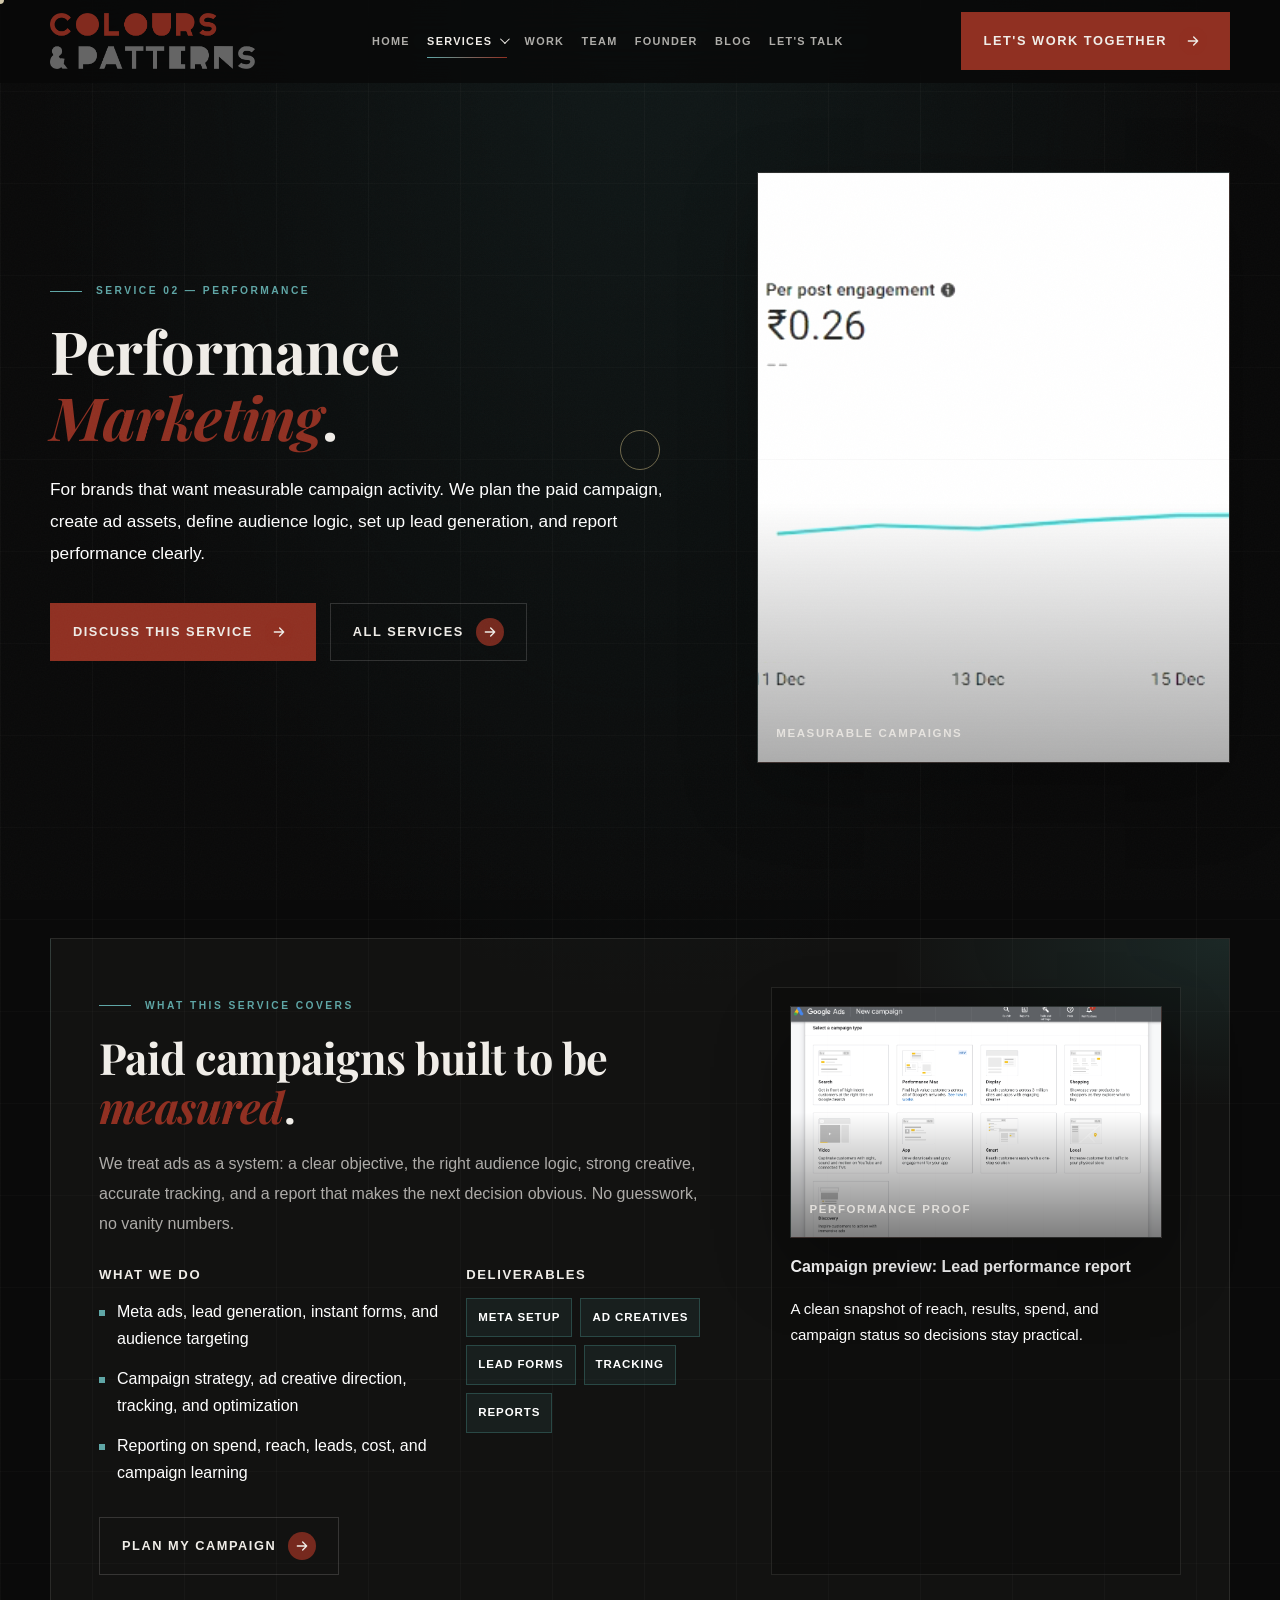
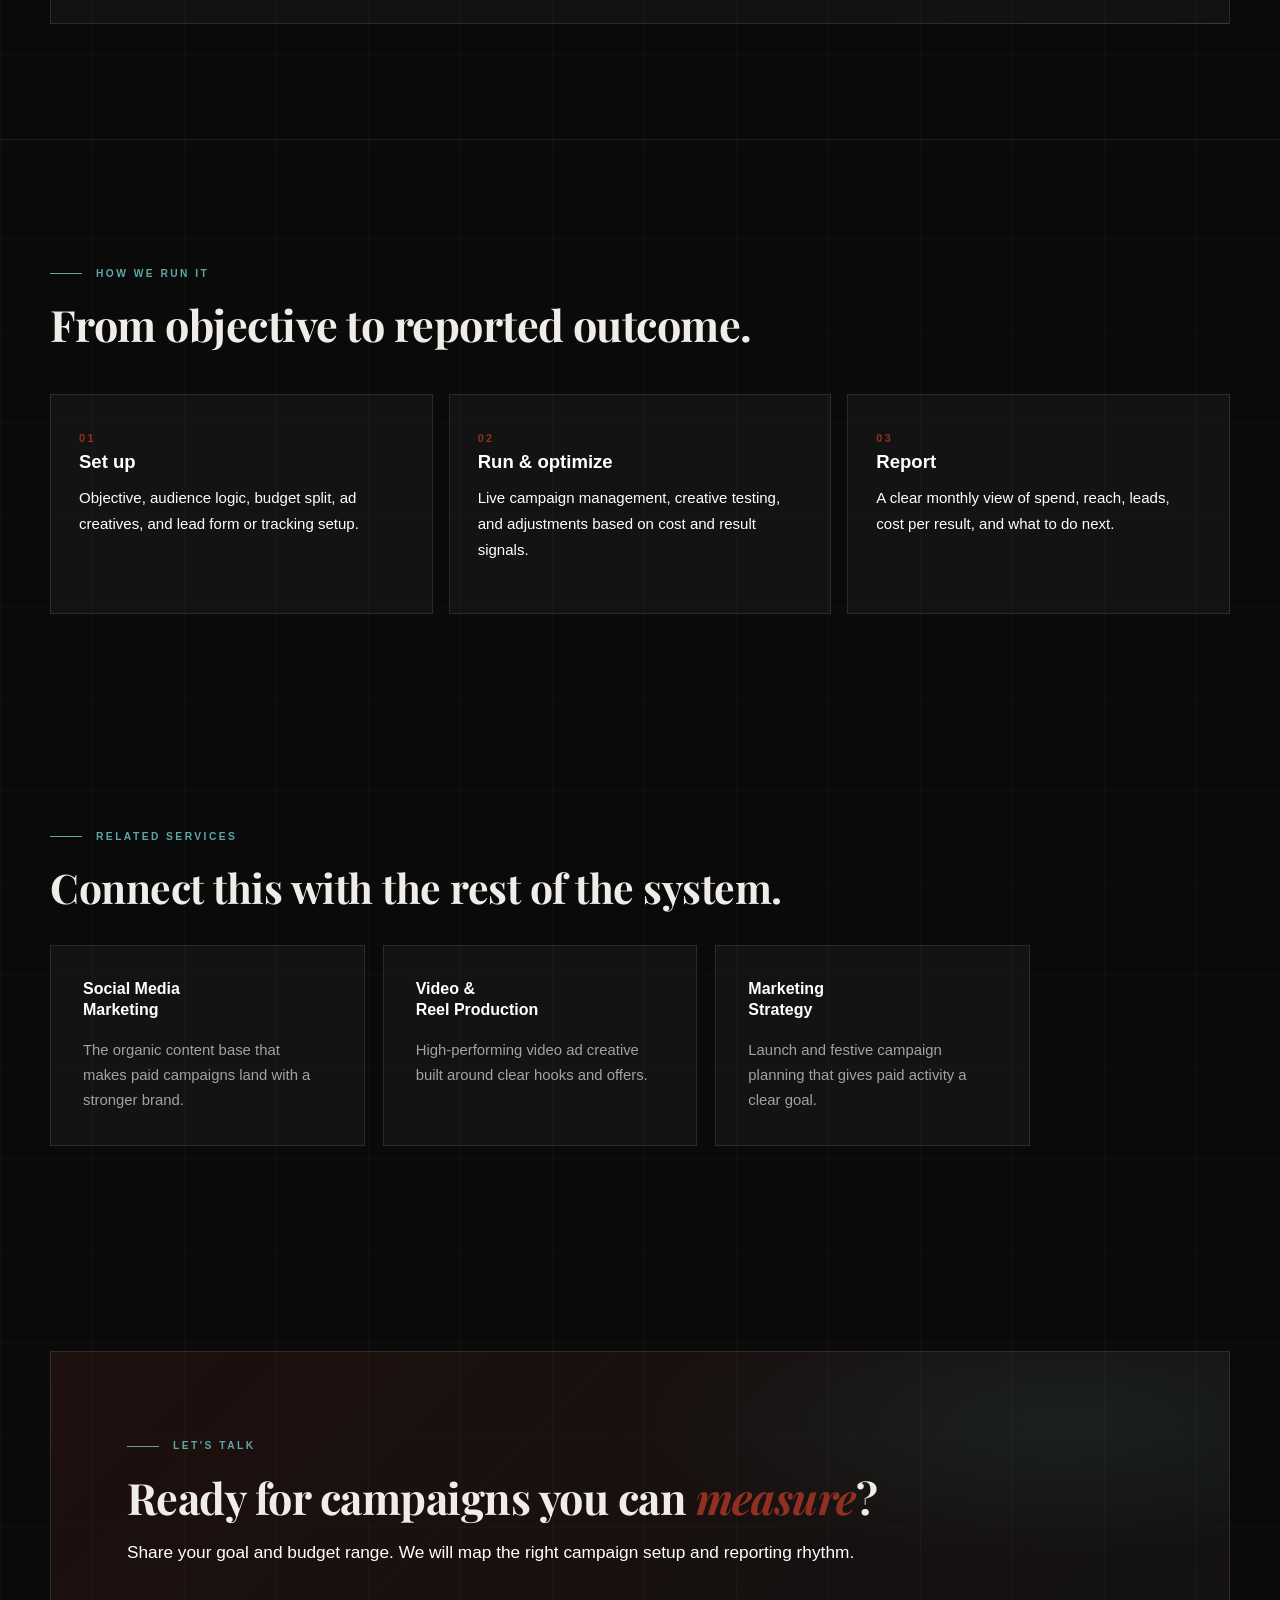
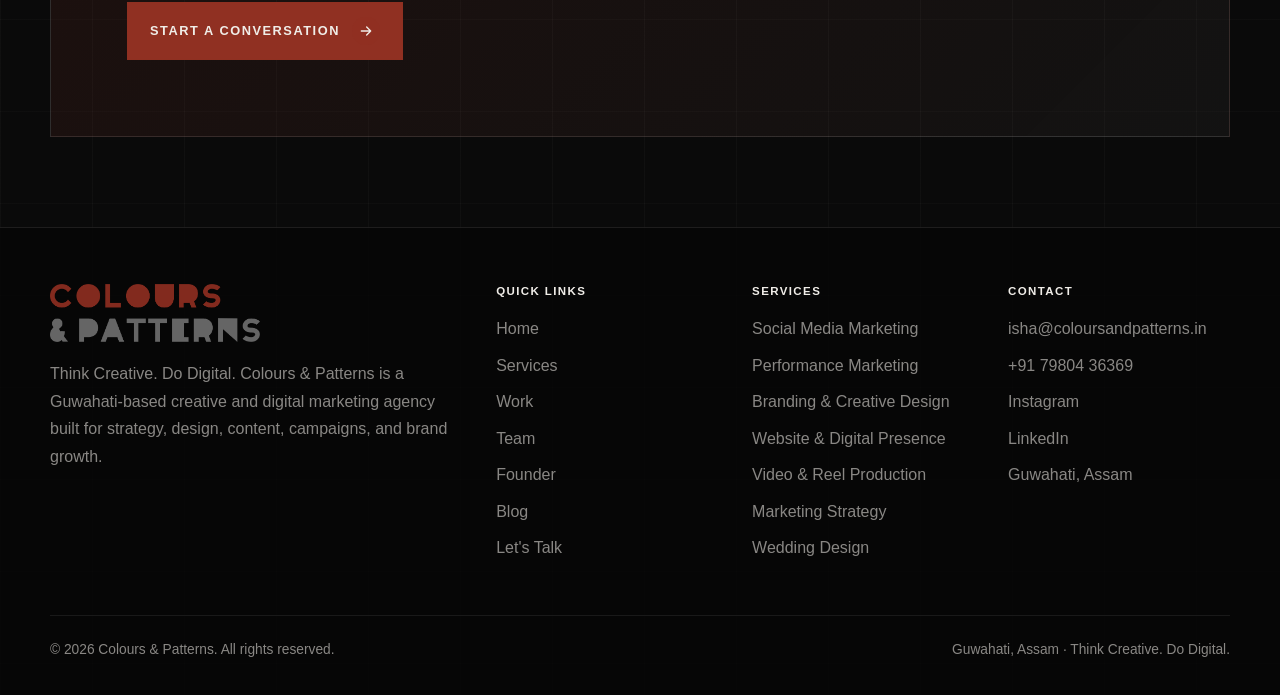
<file: performance-marketing.html>
﻿<!DOCTYPE html>
<html lang="en">
<head>
  <meta charset="UTF-8">
  <meta name="viewport" content="width=device-width, initial-scale=1.0">
  <title>Performance Marketing | Colours & Patterns</title>
  <meta name="description" content="Performance marketing by Colours & Patterns — Meta ads, lead generation, audience targeting, campaign creatives, tracking, and clear monthly reporting.">
  <meta name="theme-color" content="#0a0a0a">
  <link rel="preload" as="image" href="website/logo.png">
  <link rel="preconnect" href="https://fonts.googleapis.com">
  <link rel="preconnect" href="https://fonts.gstatic.com" crossorigin>
  <link href="https://fonts.googleapis.com/css2?family=Playfair+Display:ital,wght@0,500;0,600;0,700;0,800;0,900;1,400;1,500;1,700&display=swap" rel="stylesheet">
  <link rel="stylesheet" href="site-assets/styles.css">
  <noscript><style>.site-loader{display:none}</style></noscript>
</head>
<body data-page="services">
  <div class="scroll-progress" data-scroll-progress aria-hidden="true"></div>
  <a class="skip-link" href="#main">Skip to content</a>
  <div class="site-loader" data-site-loader role="status" aria-live="polite" aria-label="Loading Colours & Patterns">
    <div class="loader-inner">
      <img class="loader-logo" src="website/logo.png" alt="Colours & Patterns">
      <div class="loader-line" aria-hidden="true"><span class="loader-line-fill"></span></div>
      <div class="loader-foot">
        <span class="loader-count"><span data-loader-count>0</span><i>%</i></span>
        <span class="loader-tag">Think Creative. Do Digital.</span>
      </div>
    </div>
  </div>
  <div class="cursor-dot" aria-hidden="true"></div>
  <div class="cursor-ring" aria-hidden="true"></div>

  <header class="site-header" data-header>
    <div class="nav-wrap">
      <a class="brand" href="index.html" aria-label="Colours & Patterns home">
        <img class="brand-logo" src="website/logo.png" alt="Colours & Patterns">
      </a>
      <nav class="nav-links" aria-label="Primary navigation">
        <a href="index.html">Home</a>
        <div class="nav-dropdown" data-services-dropdown>
          <button class="nav-dropdown-toggle is-active" type="button" aria-expanded="false" aria-controls="services-menu" data-services-toggle>
            <span>Services</span><span class="nav-chevron" aria-hidden="true"></span>
          </button>
          <div class="nav-dropdown-menu" id="services-menu" role="menu" aria-label="Service pages">
            <a href="services.html" role="menuitem">All Services</a>
            <a href="social-media-marketing.html" role="menuitem">Social Media Marketing</a>
            <a class="is-active" href="performance-marketing.html" role="menuitem">Performance Marketing</a>
            <a href="branding-and-creative-design.html" role="menuitem">Branding &amp; Creative Design</a>
            <a href="website-and-digital-presence.html" role="menuitem">Website &amp; Digital Presence</a>
            <a href="video-and-reel-production.html" role="menuitem">Video &amp; Reel Production</a>
            <a href="marketing-strategy.html" role="menuitem">Marketing Strategy</a>
            <a href="wedding-design.html" role="menuitem">Wedding Design</a>
          </div>
        </div>
        <a href="results.html">Work</a>
        <a href="team.html">Team</a>
        <a href="founder.html">Founder</a>
        <a href="blog.html">Blog</a>
        <a href="lets-talk.html">Let's Talk</a>
      </nav>
      <div class="nav-actions">
        <a class="btn nav-cta primary" href="lets-talk.html"><span>Let's Work Together</span><span class="btn-icon" aria-hidden="true"><svg viewBox="0 0 24 24"><path d="M5 12h14M13 6l6 6-6 6" fill="none" stroke="currentColor" stroke-width="2" stroke-linecap="round" stroke-linejoin="round"/></svg></span></a>
        <button class="menu-toggle" type="button" aria-label="Open menu" aria-expanded="false" data-menu-toggle>
          <span></span><span></span><span></span>
        </button>
      </div>
    </div>
  </header>

  <main id="main">
    <section class="hero compact-hero" aria-labelledby="page-title">
      <div class="container hero-grid">
        <div class="reveal">
          <p class="eyebrow">Service 02 — Performance</p>
          <h1 id="page-title">Performance <em>Marketing</em>.</h1>
          <p class="lead">For brands that want measurable campaign activity. We plan the paid campaign, create ad assets, define audience logic, set up lead generation, and report performance clearly.</p>
          <div class="hero-actions">
            <a class="btn primary" href="lets-talk.html"><span>Discuss This Service</span><span class="btn-icon" aria-hidden="true"><svg viewBox="0 0 24 24"><path d="M5 12h14M13 6l6 6-6 6" fill="none" stroke="currentColor" stroke-width="2" stroke-linecap="round" stroke-linejoin="round"/></svg></span></a>
            <a class="btn secondary" href="services.html"><span>All Services</span><span class="btn-icon" aria-hidden="true"><svg viewBox="0 0 24 24"><path d="M5 12h14M13 6l6 6-6 6" fill="none" stroke="currentColor" stroke-width="2" stroke-linecap="round" stroke-linejoin="round"/></svg></span></a>
          </div>
        </div>
        <div class="reveal">
          <figure class="image-frame hero-visual">
            <img src="site-assets/pdf-images/pdf-jpeg-027.jpg" alt="Performance marketing campaign report preview" loading="eager">
            <figcaption>Measurable Campaigns</figcaption>
          </figure>
        </div>
      </div>
    </section>

    <section class="section service-stack" aria-labelledby="detail-title">
      <div class="container">
        <article class="service-detail reveal">
          <div class="service-detail-grid">
            <div class="service-copy">
              <p class="section-kicker">What this service covers</p>
              <h2 id="detail-title">Paid campaigns built to be <em>measured</em>.</h2>
              <p>We treat ads as a system: a clear objective, the right audience logic, strong creative, accurate tracking, and a report that makes the next decision obvious. No guesswork, no vanity numbers.</p>
              <div class="service-columns">
                <div><h3>What we do</h3><ul class="deliverable-list"><li>Meta ads, lead generation, instant forms, and audience targeting</li><li>Campaign strategy, ad creative direction, tracking, and optimization</li><li>Reporting on spend, reach, leads, cost, and campaign learning</li></ul></div>
                <div><h3>Deliverables</h3><ul class="pill-list"><li>Meta setup</li><li>Ad creatives</li><li>Lead forms</li><li>Tracking</li><li>Reports</li></ul></div>
              </div>
              <a class="btn secondary" href="lets-talk.html"><span>Plan My Campaign</span><span class="btn-icon" aria-hidden="true"><svg viewBox="0 0 24 24"><path d="M5 12h14M13 6l6 6-6 6" fill="none" stroke="currentColor" stroke-width="2" stroke-linecap="round" stroke-linejoin="round"/></svg></span></a>
            </div>
            <aside class="case-preview">
              <figure class="image-frame ratio-wide"><img src="site-assets/pdf-images/pdf-jpeg-029.jpg" alt="Performance marketing campaign setup preview" loading="lazy"><figcaption>Performance Proof</figcaption></figure>
              <h3>Campaign preview: Lead performance report</h3>
              <p>A clean snapshot of reach, results, spend, and campaign status so decisions stay practical.</p>
            </aside>
          </div>
        </article>
      </div>
    </section>

    <section class="section section-divider" aria-labelledby="approach-title">
      <div class="container">
        <div class="section-head reveal">
          <p class="section-kicker">How we run it</p>
          <h2 class="section-title" id="approach-title">From objective to reported outcome.</h2>
        </div>
        <div class="step-grid">
          <article class="process-card reveal"><span class="number">01</span><h3>Set up</h3><p>Objective, audience logic, budget split, ad creatives, and lead form or tracking setup.</p></article>
          <article class="process-card reveal"><span class="number">02</span><h3>Run &amp; optimize</h3><p>Live campaign management, creative testing, and adjustments based on cost and result signals.</p></article>
          <article class="process-card reveal"><span class="number">03</span><h3>Report</h3><p>A clear monthly view of spend, reach, leads, cost per result, and what to do next.</p></article>
        </div>
      </div>
    </section>

    <section class="section related-services-section" aria-labelledby="related-title">
      <div class="container">
        <div class="section-head reveal">
          <p class="section-kicker">Related services</p>
          <h2 class="section-title" id="related-title">Connect this with the rest of the system.</h2>
        </div>
        <div class="link-grid">
          <a class="link-card reveal" href="social-media-marketing.html"><h3>Social Media Marketing</h3><p>The organic content base that makes paid campaigns land with a stronger brand.</p></a>
          <a class="link-card reveal" href="video-and-reel-production.html"><h3>Video &amp; Reel Production</h3><p>High-performing video ad creative built around clear hooks and offers.</p></a>
          <a class="link-card reveal" href="marketing-strategy.html"><h3>Marketing Strategy</h3><p>Launch and festive campaign planning that gives paid activity a clear goal.</p></a>
        </div>
      </div>
    </section>

    <section class="section tight">
      <div class="container">
        <div class="cta-band reveal">
          <p class="section-kicker">Let's talk</p>
          <h2>Ready for campaigns you can <em>measure</em>?</h2>
          <p class="section-lede">Share your goal and budget range. We will map the right campaign setup and reporting rhythm.</p>
          <div class="cta-actions"><a class="btn primary" href="lets-talk.html"><span>Start a Conversation</span><span class="btn-icon" aria-hidden="true"><svg viewBox="0 0 24 24"><path d="M5 12h14M13 6l6 6-6 6" fill="none" stroke="currentColor" stroke-width="2" stroke-linecap="round" stroke-linejoin="round"/></svg></span></a></div>
        </div>
      </div>
    </section>
  </main>

  <footer class="site-footer">
    <div class="container">
      <div class="footer-grid">
        <div>
          <img class="footer-logo" src="website/logo.png" alt="Colours & Patterns">
          <p>Think Creative. Do Digital. Colours & Patterns is a Guwahati-based creative and digital marketing agency built for strategy, design, content, campaigns, and brand growth.</p>
        </div>
        <div>
          <h3>Quick links</h3>
          <a href="index.html">Home</a>
          <a href="services.html">Services</a>
          <a href="results.html">Work</a>
          <a href="team.html">Team</a>
          <a href="founder.html">Founder</a>
        <a href="blog.html">Blog</a>
        <a href="lets-talk.html">Let's Talk</a>
        </div>
        <div>
          <h3>Services</h3>
          <a href="social-media-marketing.html">Social Media Marketing</a>
          <a href="performance-marketing.html">Performance Marketing</a>
          <a href="branding-and-creative-design.html">Branding &amp; Creative Design</a>
          <a href="website-and-digital-presence.html">Website &amp; Digital Presence</a>
          <a href="video-and-reel-production.html">Video &amp; Reel Production</a>
          <a href="marketing-strategy.html">Marketing Strategy</a>
          <a href="wedding-design.html">Wedding Design</a>
        </div>
        <div>
          <h3>Contact</h3>
          <a href="mailto:isha@coloursandpatterns.in">isha@coloursandpatterns.in</a>
          <a href="tel:+917980436369">+91 79804 36369</a>
          <a href="https://www.instagram.com/coloursandpatterns_/" target="_blank" rel="noopener">Instagram</a>
          <a href="https://www.linkedin.com/company/coloursandpatternsghy/" target="_blank" rel="noopener">LinkedIn</a>
          <p>Guwahati, Assam</p>
        </div>
      </div>
      <div class="footer-bottom">
        <span>&copy; <span data-year></span> Colours & Patterns. All rights reserved.</span>
        <span>Guwahati, Assam &middot; Think Creative. Do Digital.</span>
      </div>
    </div>
  </footer>
  <script src="site-assets/app.js"></script>
</body>
</html>
</file>
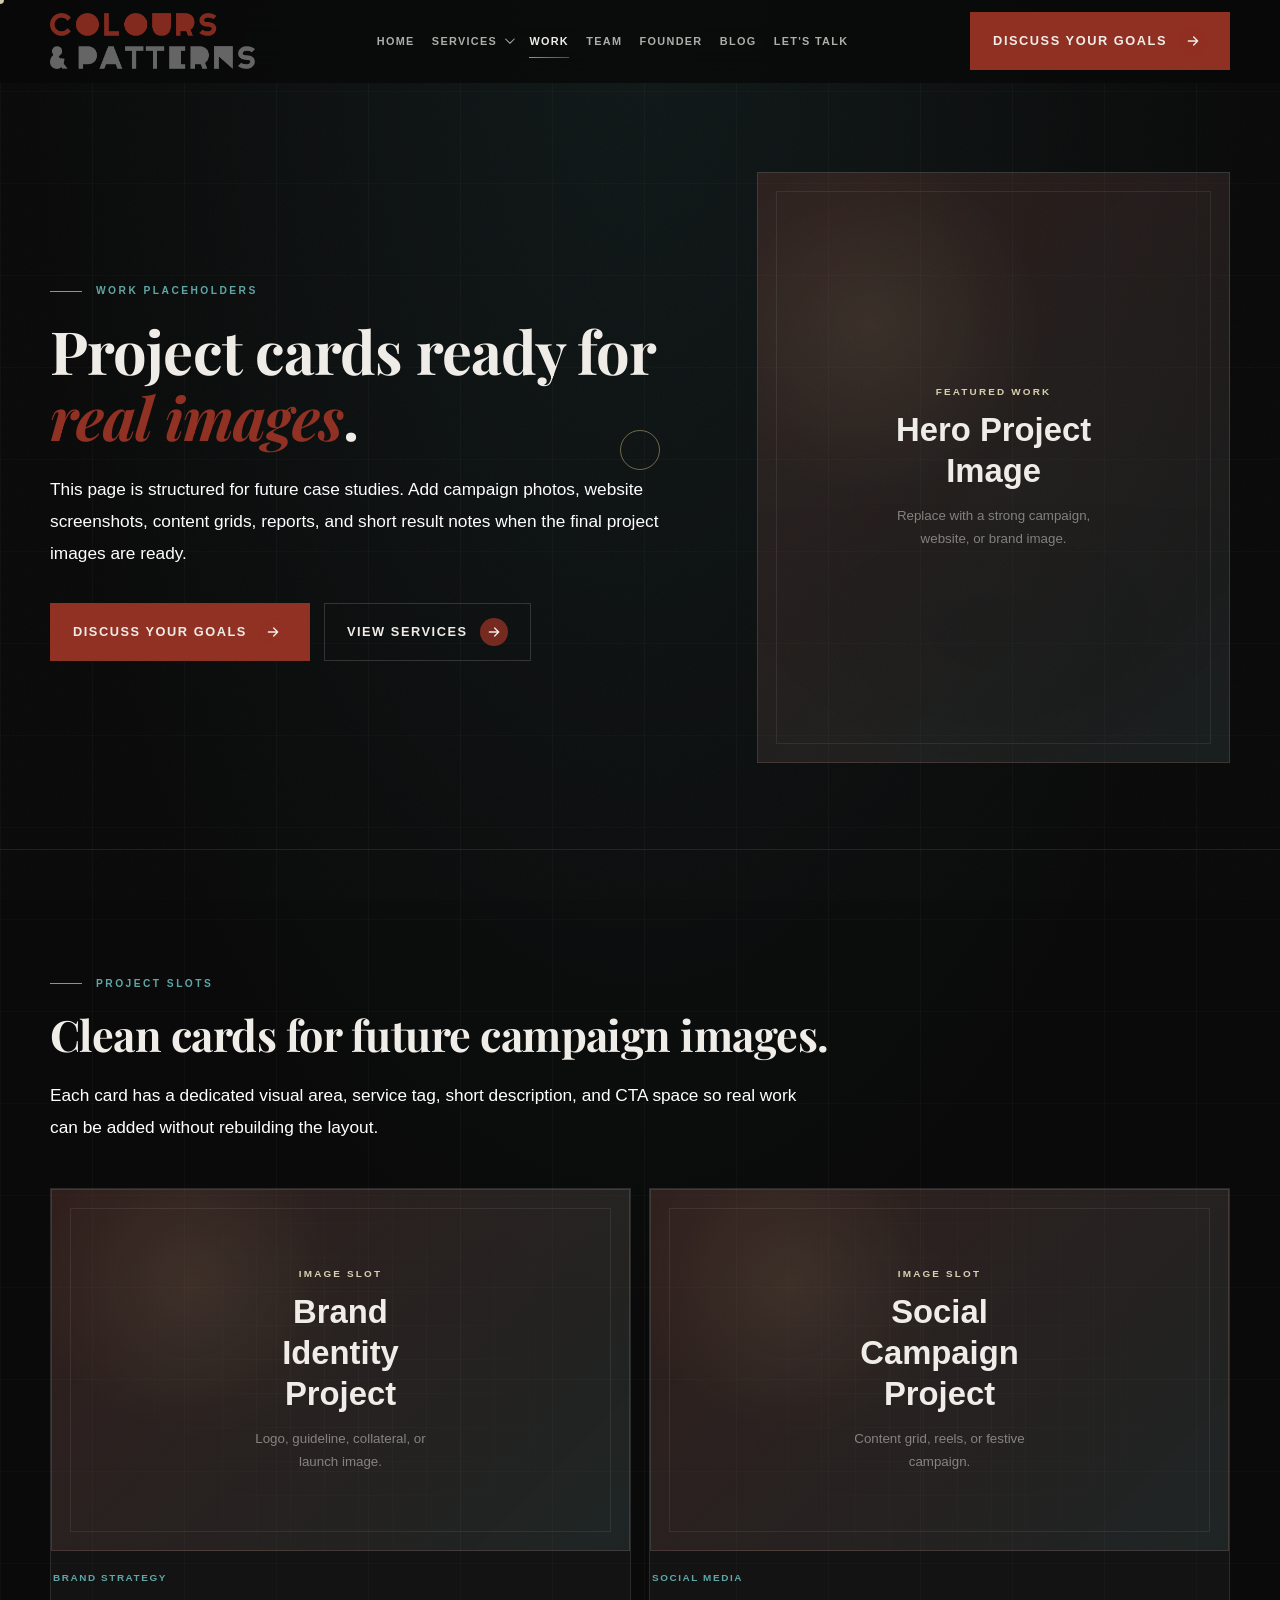
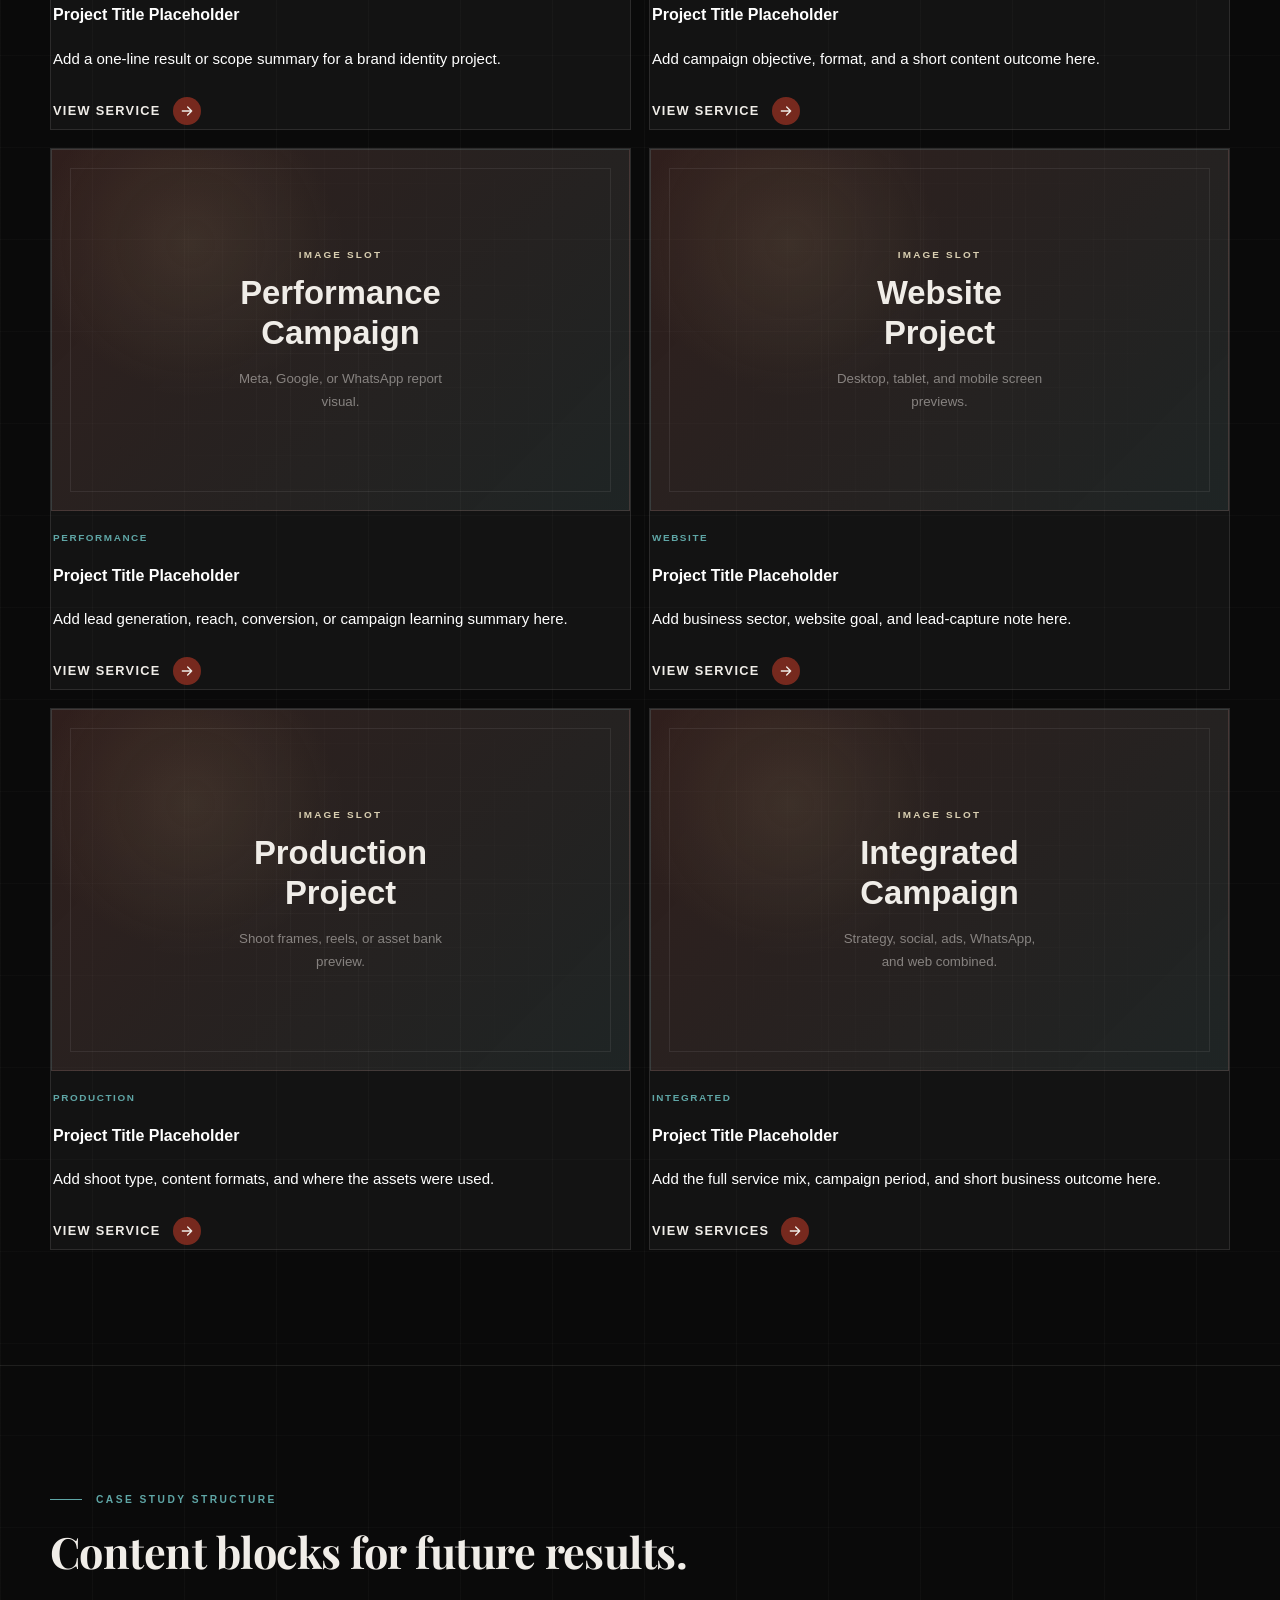
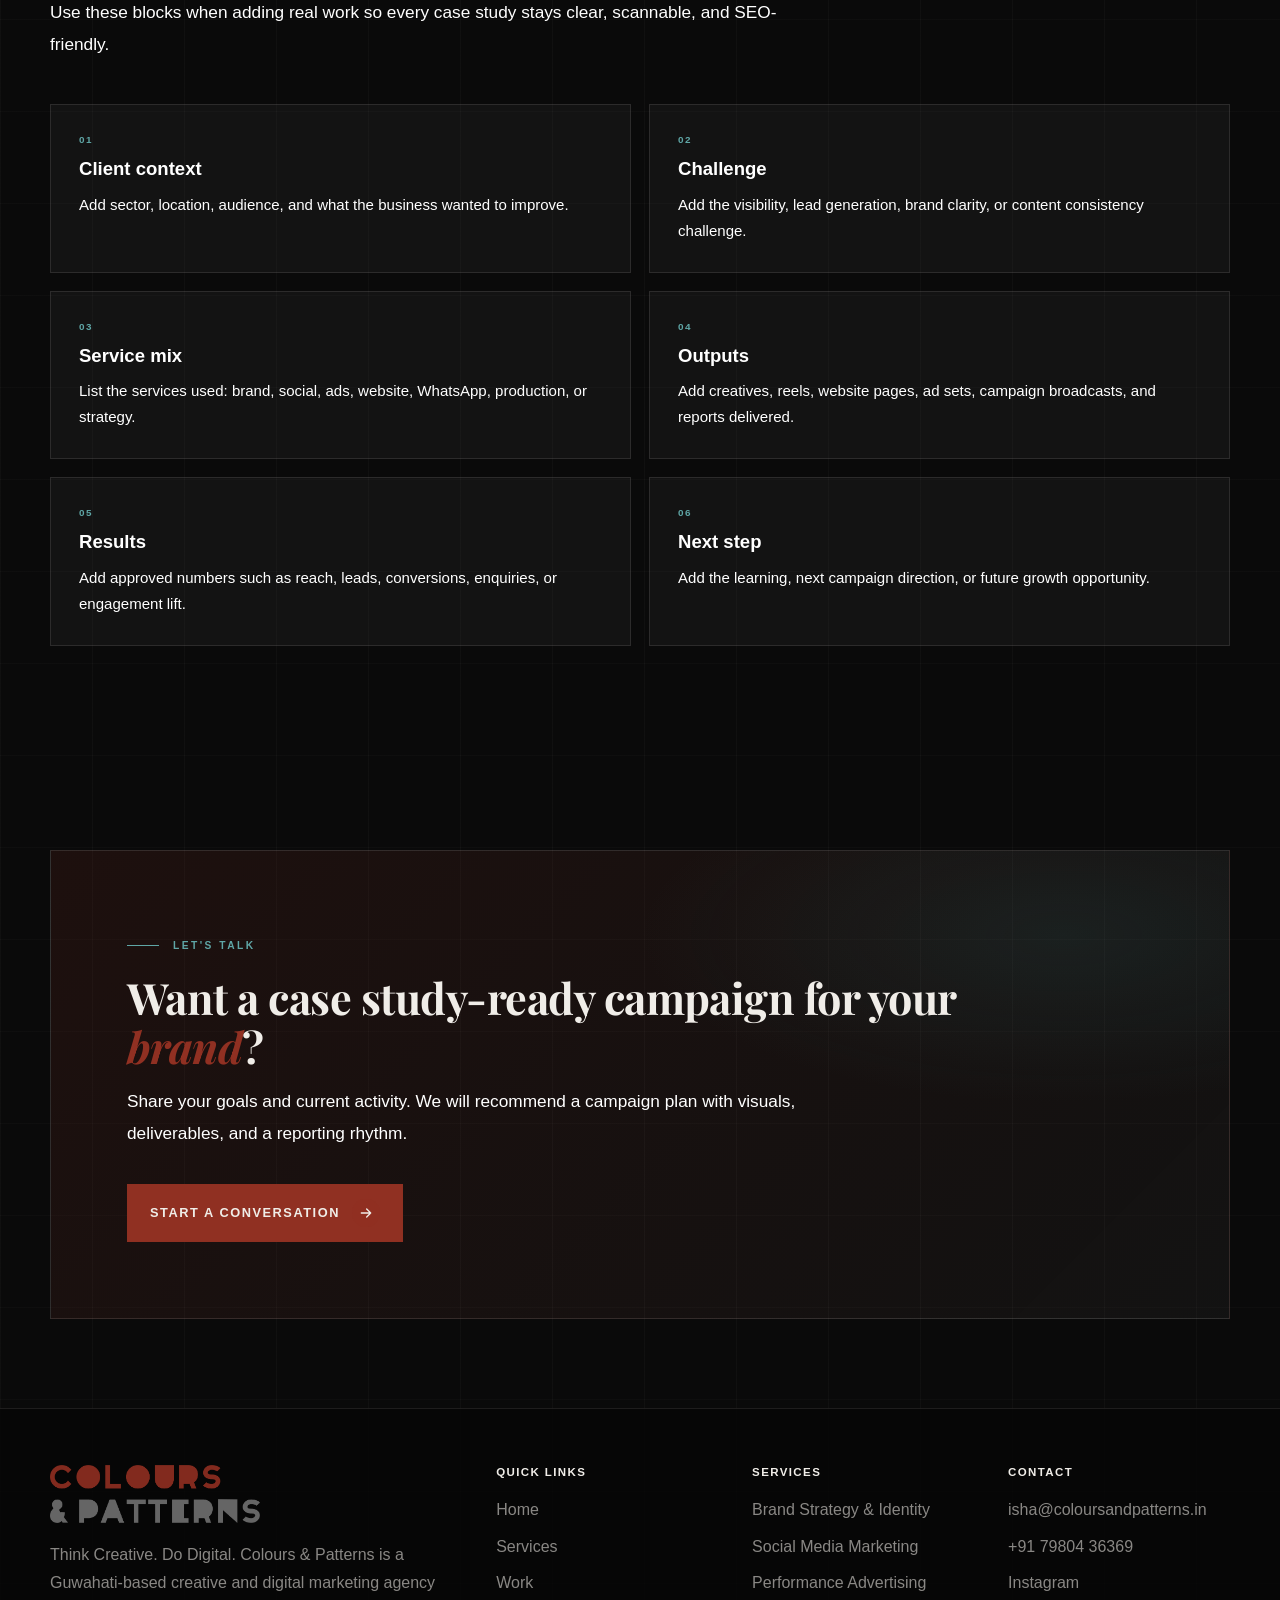
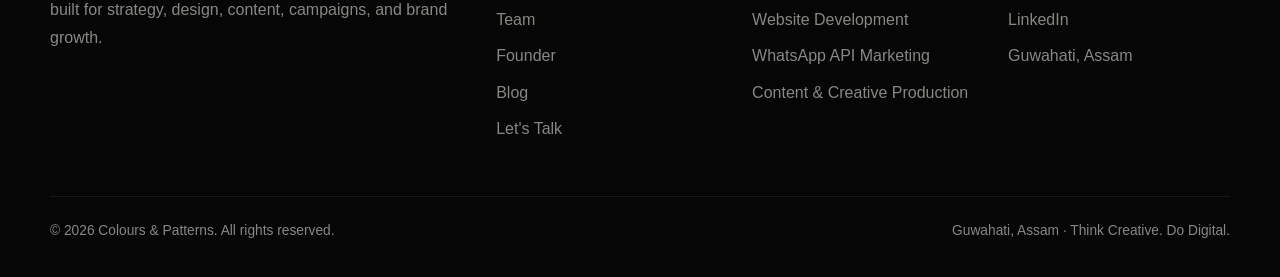
<file: results.html>
﻿<!DOCTYPE html>
<html lang="en">
<head>
  <meta charset="UTF-8">
  <meta name="viewport" content="width=device-width, initial-scale=1.0">
  <title>Our Work | Brand &amp; Marketing Case Studies - Colours &amp; Patterns</title>
  <meta name="description" content="Work and case study placeholders for Colours & Patterns brand, social media, website, WhatsApp, and performance marketing projects.">
  <meta name="theme-color" content="#0a0a0a">
  <meta property="og:title" content="Our Work | Colours &amp; Patterns">
  <meta property="og:description" content="Placeholder cards prepared for future project images, campaign notes, and measurable outcomes.">
  <meta property="og:type" content="website">
  <link rel="preload" as="image" href="website/logo.png">
  <link rel="preconnect" href="https://fonts.googleapis.com">
  <link rel="preconnect" href="https://fonts.gstatic.com" crossorigin>
  <link href="https://fonts.googleapis.com/css2?family=Playfair+Display:ital,wght@0,500;0,600;0,700;0,800;0,900;1,400;1,500;1,700&display=swap" rel="stylesheet">
  <link rel="stylesheet" href="site-assets/styles.css">
  <noscript><style>.site-loader{display:none}</style></noscript>
</head>
<body data-page="results">
  <div class="scroll-progress" data-scroll-progress aria-hidden="true"></div>
  <a class="skip-link" href="#main">Skip to content</a>
  <div class="site-loader" data-site-loader role="status" aria-live="polite" aria-label="Loading Colours & Patterns">
    <div class="loader-inner">
      <img class="loader-logo" src="website/logo.png" alt="Colours & Patterns">
      <div class="loader-line" aria-hidden="true"><span class="loader-line-fill"></span></div>
      <div class="loader-foot">
        <span class="loader-count"><span data-loader-count>0</span><i>%</i></span>
        <span class="loader-tag">Think Creative. Do Digital.</span>
      </div>
    </div>
  </div>
  <div class="cursor-dot" aria-hidden="true"></div>
  <div class="cursor-ring" aria-hidden="true"></div>

  <header class="site-header" data-header>
    <div class="nav-wrap">
      <a class="brand" href="index.html" aria-label="Colours & Patterns home">
        <img class="brand-logo" src="website/logo.png" alt="Colours & Patterns">
      </a>
      <nav class="nav-links" aria-label="Primary navigation">
        <a href="index.html">Home</a>
        <div class="nav-dropdown" data-services-dropdown>
          <button class="nav-dropdown-toggle" type="button" aria-expanded="false" aria-controls="services-menu" data-services-toggle>
            <span>Services</span><span class="nav-chevron" aria-hidden="true"></span>
          </button>
          <div class="nav-dropdown-menu" id="services-menu" role="menu" aria-label="Service pages">
            <a href="services.html" role="menuitem">All Services</a>
            <a href="social-media-marketing.html" role="menuitem">Social Media Marketing</a>
            <a href="performance-marketing.html" role="menuitem">Performance Marketing</a>
            <a href="branding-and-creative-design.html" role="menuitem">Branding &amp; Creative Design</a>
            <a href="website-and-digital-presence.html" role="menuitem">Website &amp; Digital Presence</a>
            <a href="video-and-reel-production.html" role="menuitem">Video &amp; Reel Production</a>
            <a href="marketing-strategy.html" role="menuitem">Marketing Strategy</a>
            <a href="wedding-design.html" role="menuitem">Wedding Design</a>
          </div>
        </div>
        <a class="is-active" href="results.html">Work</a>
        <a href="team.html">Team</a>
        <a href="founder.html">Founder</a>
        <a href="blog.html">Blog</a>
        <a href="lets-talk.html">Let's Talk</a>
      </nav>
      <div class="nav-actions">
        <a class="btn nav-cta primary" href="lets-talk.html"><span>Discuss Your Goals</span><span class="btn-icon" aria-hidden="true"><svg viewBox="0 0 24 24"><path d="M5 12h14M13 6l6 6-6 6" fill="none" stroke="currentColor" stroke-width="2" stroke-linecap="round" stroke-linejoin="round"/></svg></span></a>
        <button class="menu-toggle" type="button" aria-label="Open menu" aria-expanded="false" data-menu-toggle>
          <span></span><span></span><span></span>
        </button>
      </div>
    </div>
  </header>

  <main id="main">
    <section class="hero compact-hero" aria-labelledby="page-title">
      <div class="container hero-grid">
        <div class="reveal">
          <p class="eyebrow">Work placeholders</p>
          <h1 id="page-title">Project cards ready for <em>real images</em>.</h1>
          <p class="lead">This page is structured for future case studies. Add campaign photos, website screenshots, content grids, reports, and short result notes when the final project images are ready.</p>
          <div class="hero-actions">
            <a class="btn primary" href="lets-talk.html"><span>Discuss Your Goals</span><span class="btn-icon" aria-hidden="true"><svg viewBox="0 0 24 24"><path d="M5 12h14M13 6l6 6-6 6" fill="none" stroke="currentColor" stroke-width="2" stroke-linecap="round" stroke-linejoin="round"/></svg></span></a>
            <a class="btn secondary" href="services.html"><span>View Services</span><span class="btn-icon" aria-hidden="true"><svg viewBox="0 0 24 24"><path d="M5 12h14M13 6l6 6-6 6" fill="none" stroke="currentColor" stroke-width="2" stroke-linecap="round" stroke-linejoin="round"/></svg></span></a>
          </div>
        </div>
        <div class="reveal">
          <div class="image-placeholder hero-visual" role="img" aria-label="Placeholder for featured Colours and Patterns project image">
            <div class="placeholder-inner"><span>Featured Work</span><strong>Hero Project Image</strong><small>Replace with a strong campaign, website, or brand image.</small></div>
          </div>
        </div>
      </div>
    </section>

    <section class="section section-divider" aria-labelledby="project-slots-title">
      <div class="container">
        <div class="section-head reveal">
          <p class="section-kicker">Project slots</p>
          <h2 class="section-title" id="project-slots-title">Clean cards for future campaign images.</h2>
          <p class="section-lede">Each card has a dedicated visual area, service tag, short description, and CTA space so real work can be added without rebuilding the layout.</p>
        </div>
        <div class="work-grid placeholder-work-grid">
          <article class="work-card reveal">
            <div class="image-placeholder ratio-wide" role="img" aria-label="Placeholder for brand identity project image"><div class="placeholder-inner"><span>Image Slot</span><strong>Brand Identity Project</strong><small>Logo, guideline, collateral, or launch image.</small></div></div>
            <div class="work-copy"><span class="card-tag">Brand Strategy</span><h3>Project Title Placeholder</h3><p>Add a one-line result or scope summary for a brand identity project.</p><a class="btn text-link" href="branding-and-creative-design.html"><span>View Service</span><span class="btn-icon" aria-hidden="true"><svg viewBox="0 0 24 24"><path d="M5 12h14M13 6l6 6-6 6" fill="none" stroke="currentColor" stroke-width="2" stroke-linecap="round" stroke-linejoin="round"/></svg></span></a></div>
          </article>
          <article class="work-card reveal">
            <div class="image-placeholder ratio-wide" role="img" aria-label="Placeholder for social media marketing project image"><div class="placeholder-inner"><span>Image Slot</span><strong>Social Campaign Project</strong><small>Content grid, reels, or festive campaign.</small></div></div>
            <div class="work-copy"><span class="card-tag">Social Media</span><h3>Project Title Placeholder</h3><p>Add campaign objective, format, and a short content outcome here.</p><a class="btn text-link" href="social-media-marketing.html"><span>View Service</span><span class="btn-icon" aria-hidden="true"><svg viewBox="0 0 24 24"><path d="M5 12h14M13 6l6 6-6 6" fill="none" stroke="currentColor" stroke-width="2" stroke-linecap="round" stroke-linejoin="round"/></svg></span></a></div>
          </article>
          <article class="work-card reveal">
            <div class="image-placeholder ratio-wide" role="img" aria-label="Placeholder for performance marketing report image"><div class="placeholder-inner"><span>Image Slot</span><strong>Performance Campaign</strong><small>Meta, Google, or WhatsApp report visual.</small></div></div>
            <div class="work-copy"><span class="card-tag">Performance</span><h3>Project Title Placeholder</h3><p>Add lead generation, reach, conversion, or campaign learning summary here.</p><a class="btn text-link" href="performance-marketing.html"><span>View Service</span><span class="btn-icon" aria-hidden="true"><svg viewBox="0 0 24 24"><path d="M5 12h14M13 6l6 6-6 6" fill="none" stroke="currentColor" stroke-width="2" stroke-linecap="round" stroke-linejoin="round"/></svg></span></a></div>
          </article>
          <article class="work-card reveal">
            <div class="image-placeholder ratio-wide" role="img" aria-label="Placeholder for website development project image"><div class="placeholder-inner"><span>Image Slot</span><strong>Website Project</strong><small>Desktop, tablet, and mobile screen previews.</small></div></div>
            <div class="work-copy"><span class="card-tag">Website</span><h3>Project Title Placeholder</h3><p>Add business sector, website goal, and lead-capture note here.</p><a class="btn text-link" href="website-and-digital-presence.html"><span>View Service</span><span class="btn-icon" aria-hidden="true"><svg viewBox="0 0 24 24"><path d="M5 12h14M13 6l6 6-6 6" fill="none" stroke="currentColor" stroke-width="2" stroke-linecap="round" stroke-linejoin="round"/></svg></span></a></div>
          </article>
          <article class="work-card reveal">
            <div class="image-placeholder ratio-wide" role="img" aria-label="Placeholder for content production project image"><div class="placeholder-inner"><span>Image Slot</span><strong>Production Project</strong><small>Shoot frames, reels, or asset bank preview.</small></div></div>
            <div class="work-copy"><span class="card-tag">Production</span><h3>Project Title Placeholder</h3><p>Add shoot type, content formats, and where the assets were used.</p><a class="btn text-link" href="video-and-reel-production.html"><span>View Service</span><span class="btn-icon" aria-hidden="true"><svg viewBox="0 0 24 24"><path d="M5 12h14M13 6l6 6-6 6" fill="none" stroke="currentColor" stroke-width="2" stroke-linecap="round" stroke-linejoin="round"/></svg></span></a></div>
          </article>
          <article class="work-card reveal">
            <div class="image-placeholder ratio-wide" role="img" aria-label="Placeholder for integrated campaign case study image"><div class="placeholder-inner"><span>Image Slot</span><strong>Integrated Campaign</strong><small>Strategy, social, ads, WhatsApp, and web combined.</small></div></div>
            <div class="work-copy"><span class="card-tag">Integrated</span><h3>Project Title Placeholder</h3><p>Add the full service mix, campaign period, and short business outcome here.</p><a class="btn text-link" href="services.html"><span>View Services</span><span class="btn-icon" aria-hidden="true"><svg viewBox="0 0 24 24"><path d="M5 12h14M13 6l6 6-6 6" fill="none" stroke="currentColor" stroke-width="2" stroke-linecap="round" stroke-linejoin="round"/></svg></span></a></div>
          </article>
        </div>
      </div>
    </section>

    <section class="section section-divider" aria-labelledby="case-template-title">
      <div class="container">
        <div class="section-head reveal">
          <p class="section-kicker">Case study structure</p>
          <h2 class="section-title" id="case-template-title">Content blocks for future results.</h2>
          <p class="section-lede">Use these blocks when adding real work so every case study stays clear, scannable, and SEO-friendly.</p>
        </div>
        <div class="results-grid">
          <article class="result-card reveal"><span class="card-tag">01</span><h3>Client context</h3><p>Add sector, location, audience, and what the business wanted to improve.</p></article>
          <article class="result-card reveal"><span class="card-tag">02</span><h3>Challenge</h3><p>Add the visibility, lead generation, brand clarity, or content consistency challenge.</p></article>
          <article class="result-card reveal"><span class="card-tag">03</span><h3>Service mix</h3><p>List the services used: brand, social, ads, website, WhatsApp, production, or strategy.</p></article>
          <article class="result-card reveal"><span class="card-tag">04</span><h3>Outputs</h3><p>Add creatives, reels, website pages, ad sets, campaign broadcasts, and reports delivered.</p></article>
          <article class="result-card reveal"><span class="card-tag">05</span><h3>Results</h3><p>Add approved numbers such as reach, leads, conversions, enquiries, or engagement lift.</p></article>
          <article class="result-card reveal"><span class="card-tag">06</span><h3>Next step</h3><p>Add the learning, next campaign direction, or future growth opportunity.</p></article>
        </div>
      </div>
    </section>

    <section class="section tight">
      <div class="container">
        <div class="cta-band reveal">
          <p class="section-kicker">Let's talk</p>
          <h2>Want a case study-ready campaign for your <em>brand</em>?</h2>
          <p class="section-lede">Share your goals and current activity. We will recommend a campaign plan with visuals, deliverables, and a reporting rhythm.</p>
          <div class="cta-actions"><a class="btn primary" href="lets-talk.html"><span>Start a Conversation</span><span class="btn-icon" aria-hidden="true"><svg viewBox="0 0 24 24"><path d="M5 12h14M13 6l6 6-6 6" fill="none" stroke="currentColor" stroke-width="2" stroke-linecap="round" stroke-linejoin="round"/></svg></span></a></div>
        </div>
      </div>
    </section>
  </main>

  <footer class="site-footer">
    <div class="container">
      <div class="footer-grid">
        <div>
          <img class="footer-logo" src="website/logo.png" alt="Colours & Patterns">
          <p>Think Creative. Do Digital. Colours &amp; Patterns is a Guwahati-based creative and digital marketing agency built for strategy, design, content, campaigns, and brand growth.</p>
        </div>
        <div>
          <h3>Quick links</h3>
          <a href="index.html">Home</a>
          <a href="services.html">Services</a>
          <a href="results.html">Work</a>
          <a href="team.html">Team</a>
          <a href="founder.html">Founder</a>
          <a href="blog.html">Blog</a>
          <a href="lets-talk.html">Let's Talk</a>
        </div>
        <div>
          <h3>Services</h3>
          <a href="branding-and-creative-design.html">Brand Strategy &amp; Identity</a>
          <a href="social-media-marketing.html">Social Media Marketing</a>
          <a href="performance-marketing.html">Performance Advertising</a>
          <a href="website-and-digital-presence.html">Website Development</a>
          <a href="marketing-strategy.html">WhatsApp API Marketing</a>
          <a href="video-and-reel-production.html">Content &amp; Creative Production</a>
        </div>
        <div>
          <h3>Contact</h3>
          <a href="mailto:isha@coloursandpatterns.in">isha@coloursandpatterns.in</a>
          <a href="tel:+917980436369">+91 79804 36369</a>
          <a href="https://www.instagram.com/coloursandpatterns_/" target="_blank" rel="noopener">Instagram</a>
          <a href="https://www.linkedin.com/company/coloursandpatternsghy/" target="_blank" rel="noopener">LinkedIn</a>
          <p>Guwahati, Assam</p>
        </div>
      </div>
      <div class="footer-bottom">
        <span>&copy; <span data-year></span> Colours &amp; Patterns. All rights reserved.</span>
        <span>Guwahati, Assam &middot; Think Creative. Do Digital.</span>
      </div>
    </div>
  </footer>
  <script src="site-assets/app.js"></script>
</body>
</html>
</file>
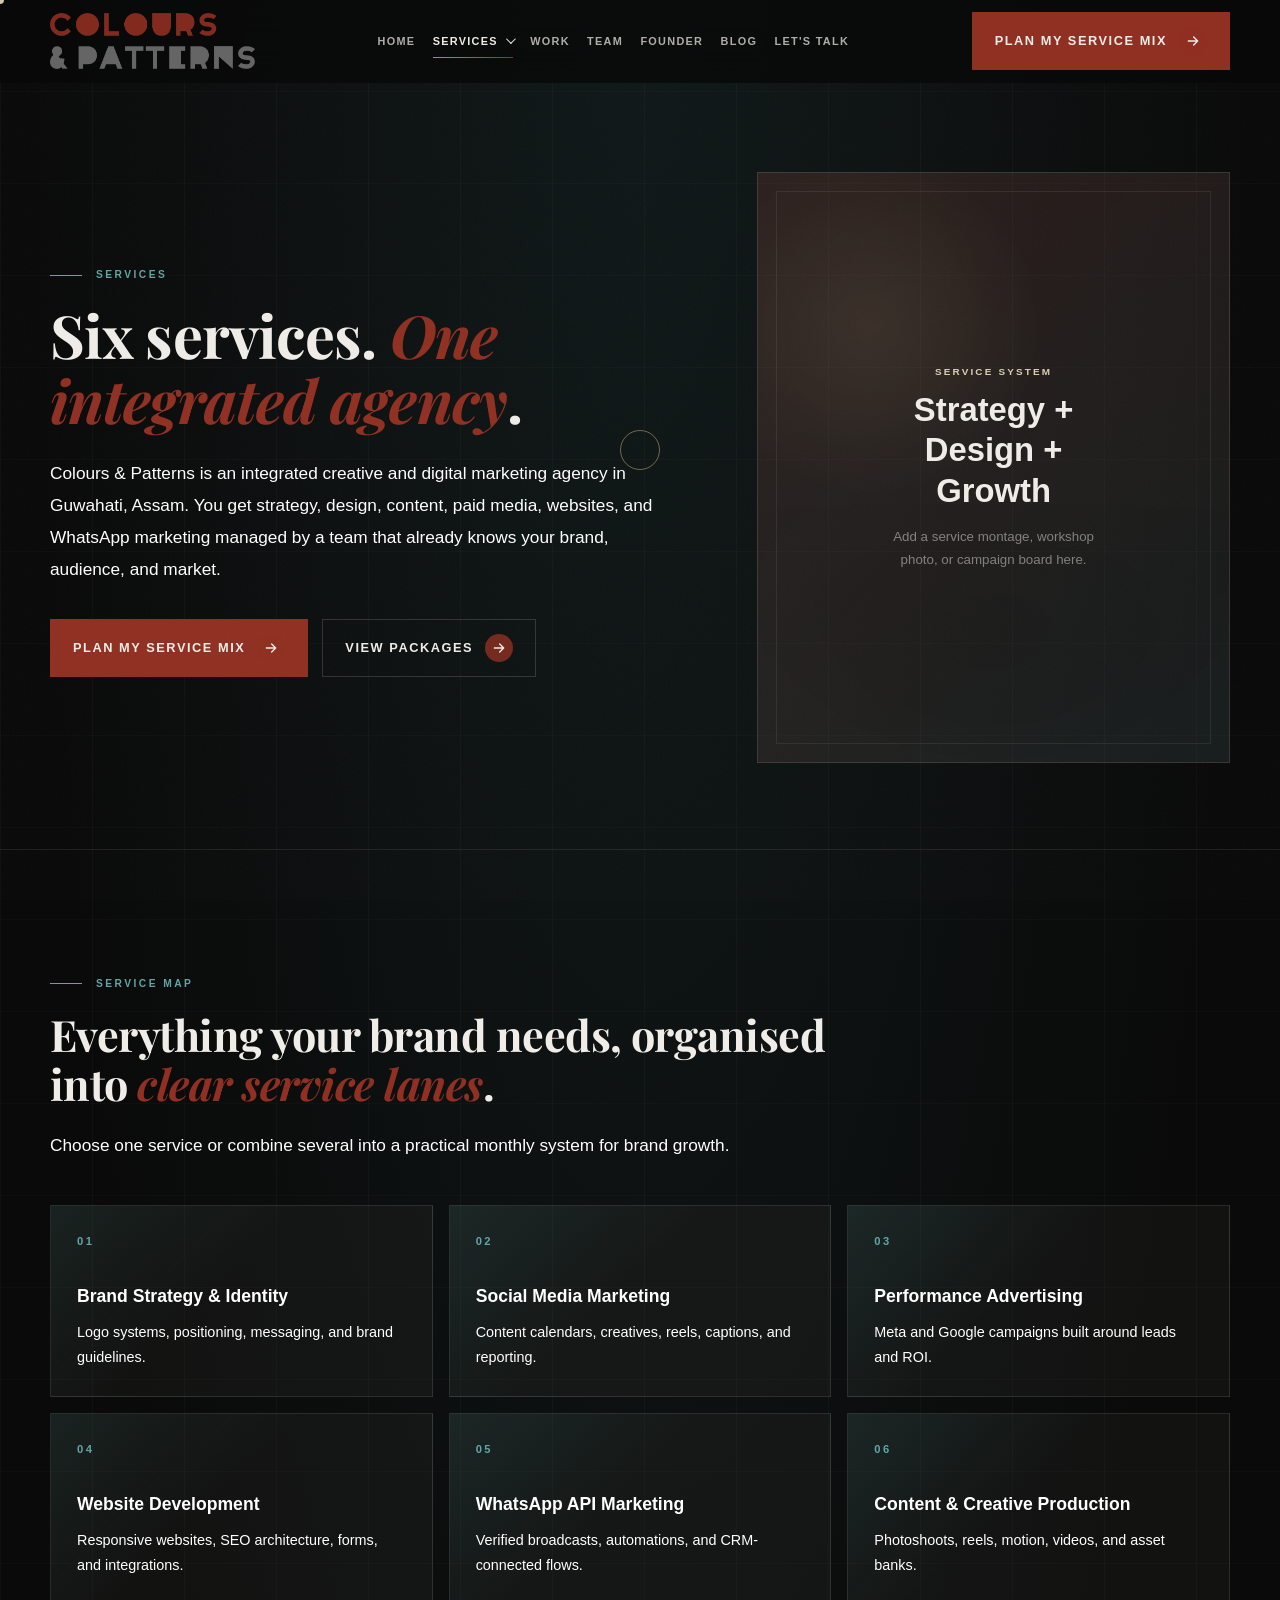
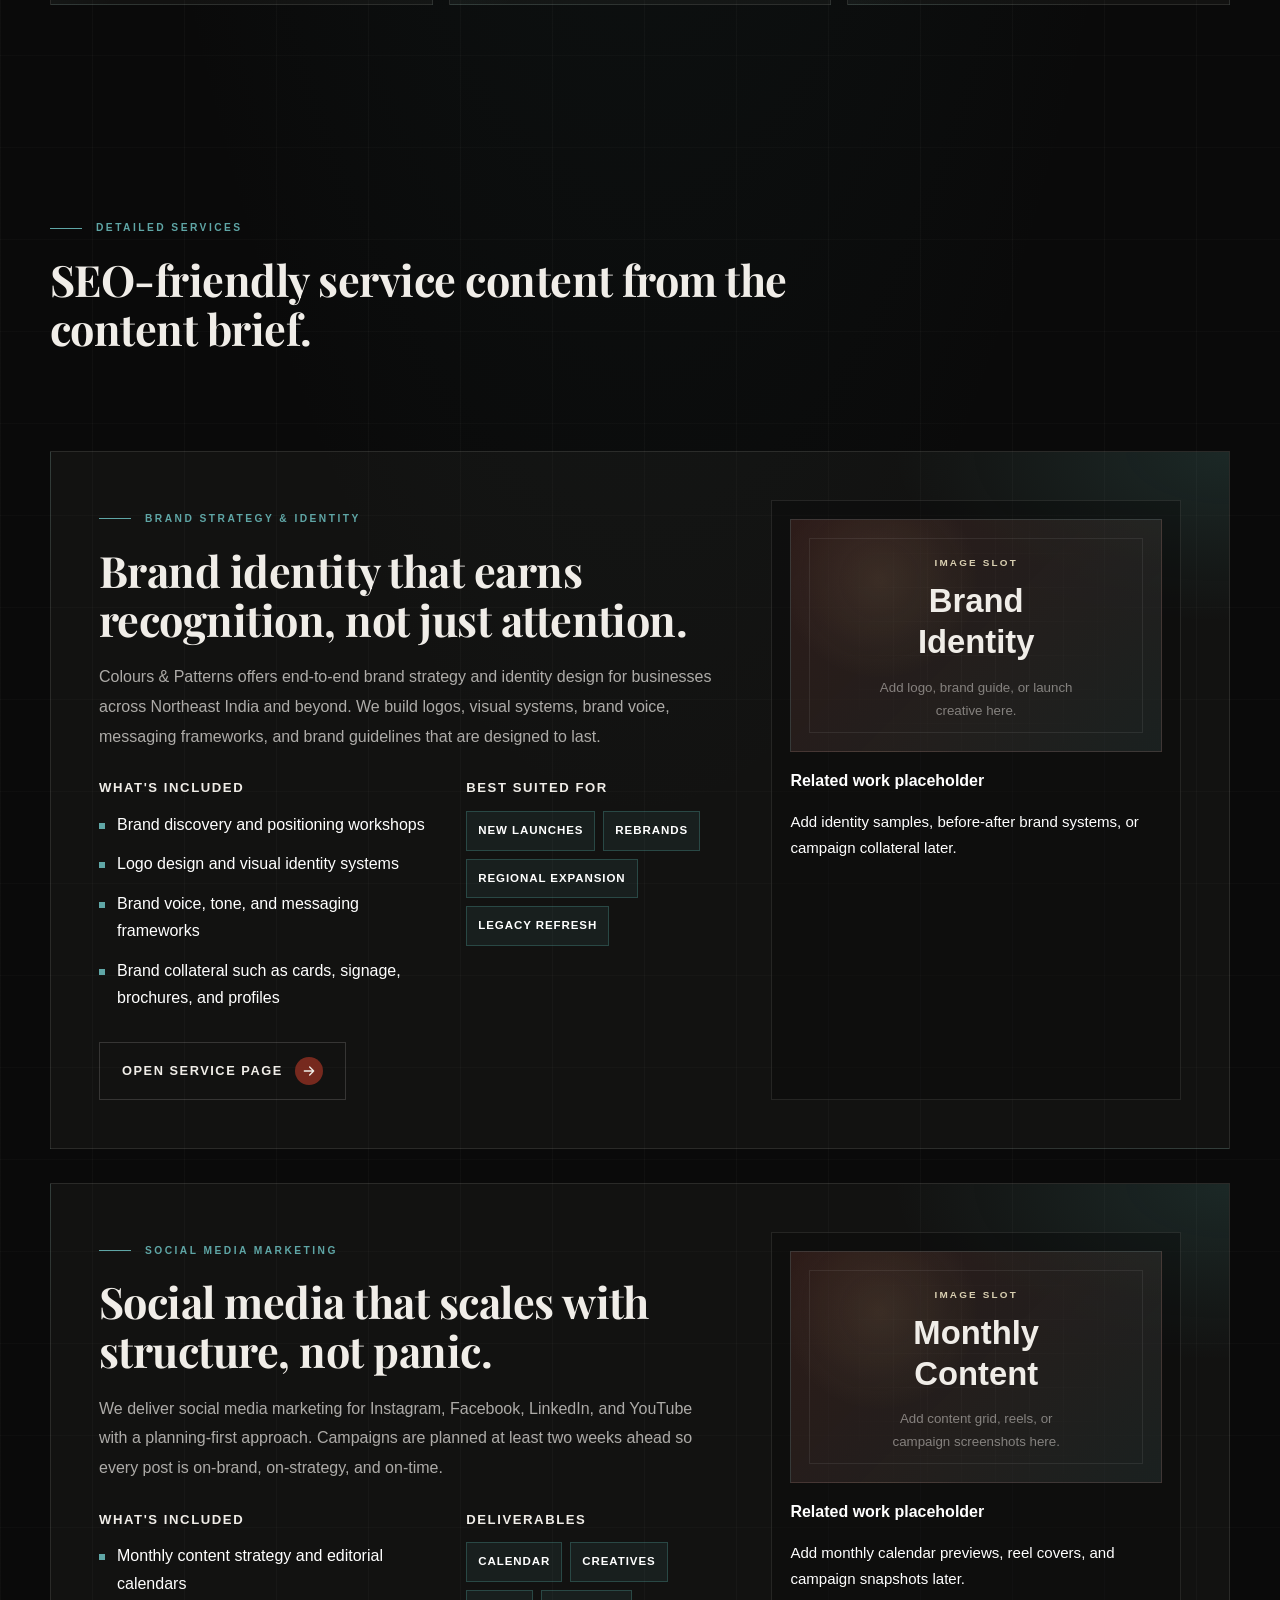
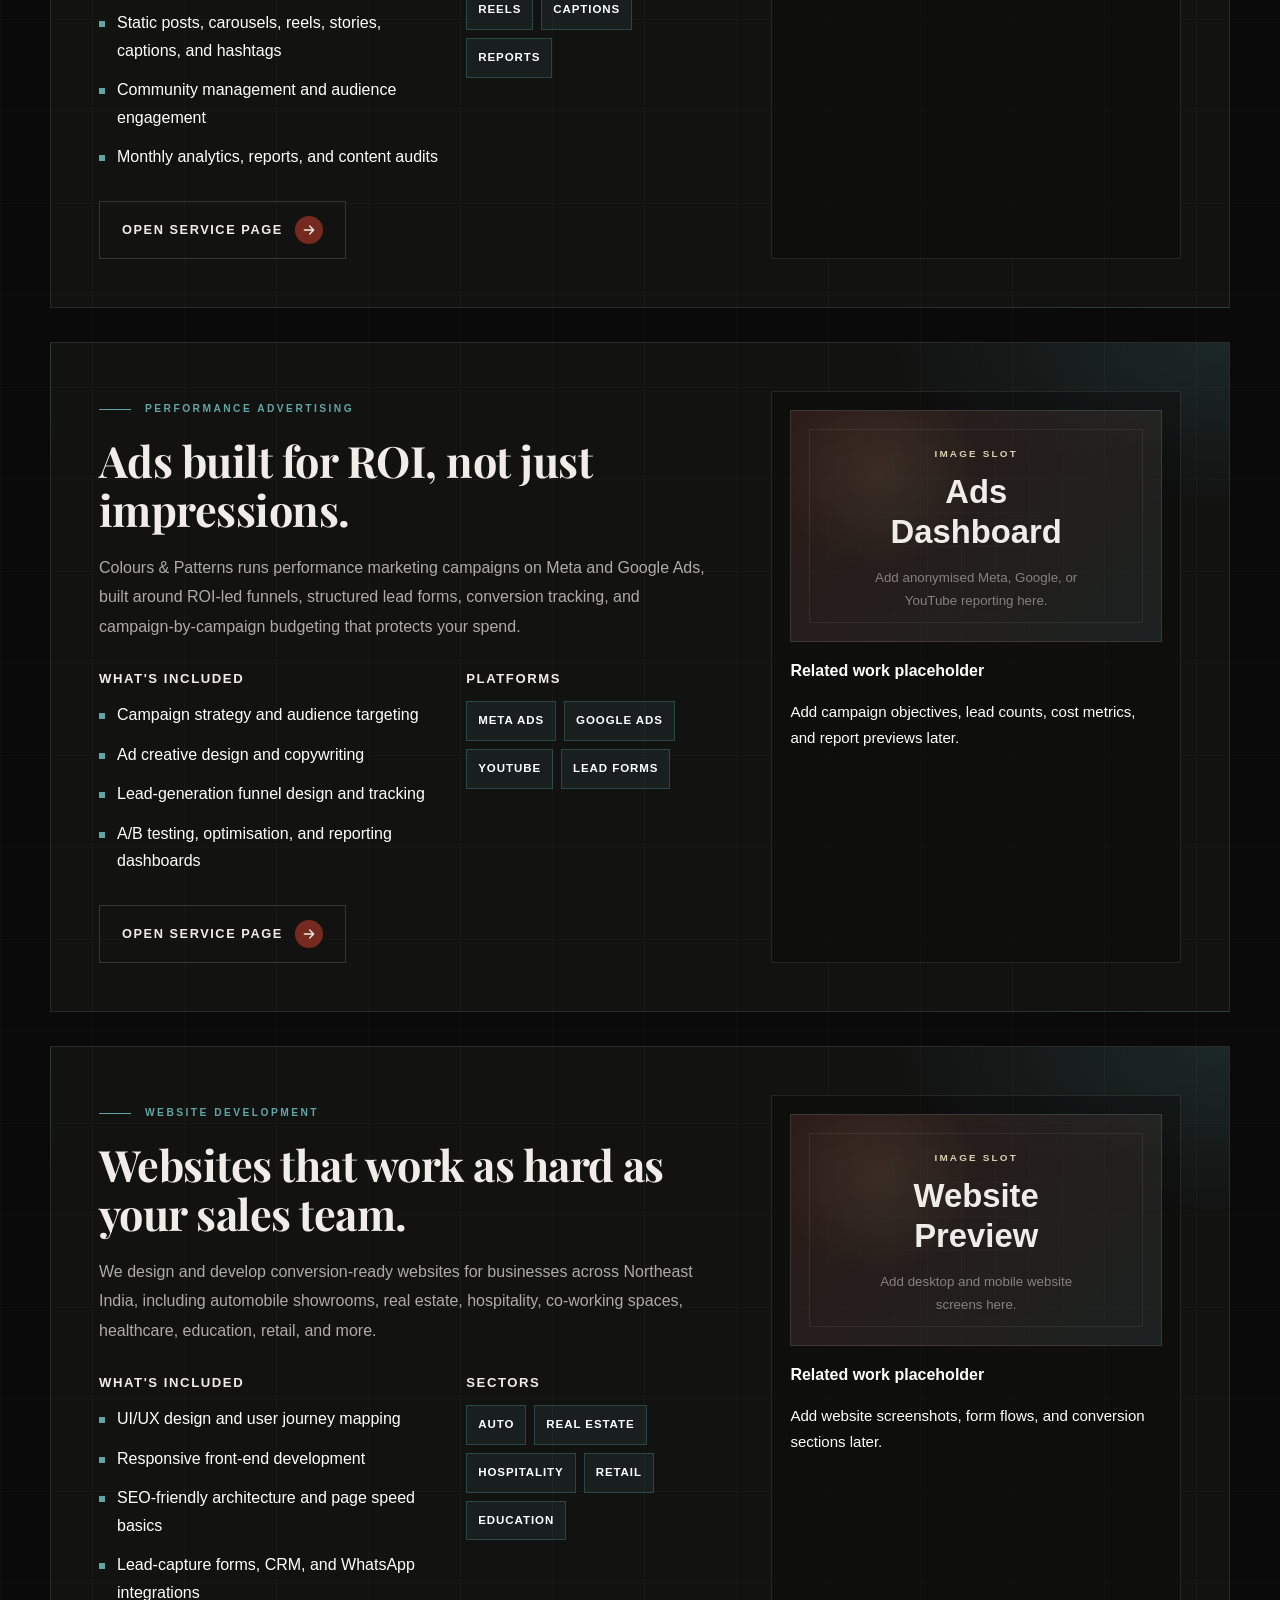
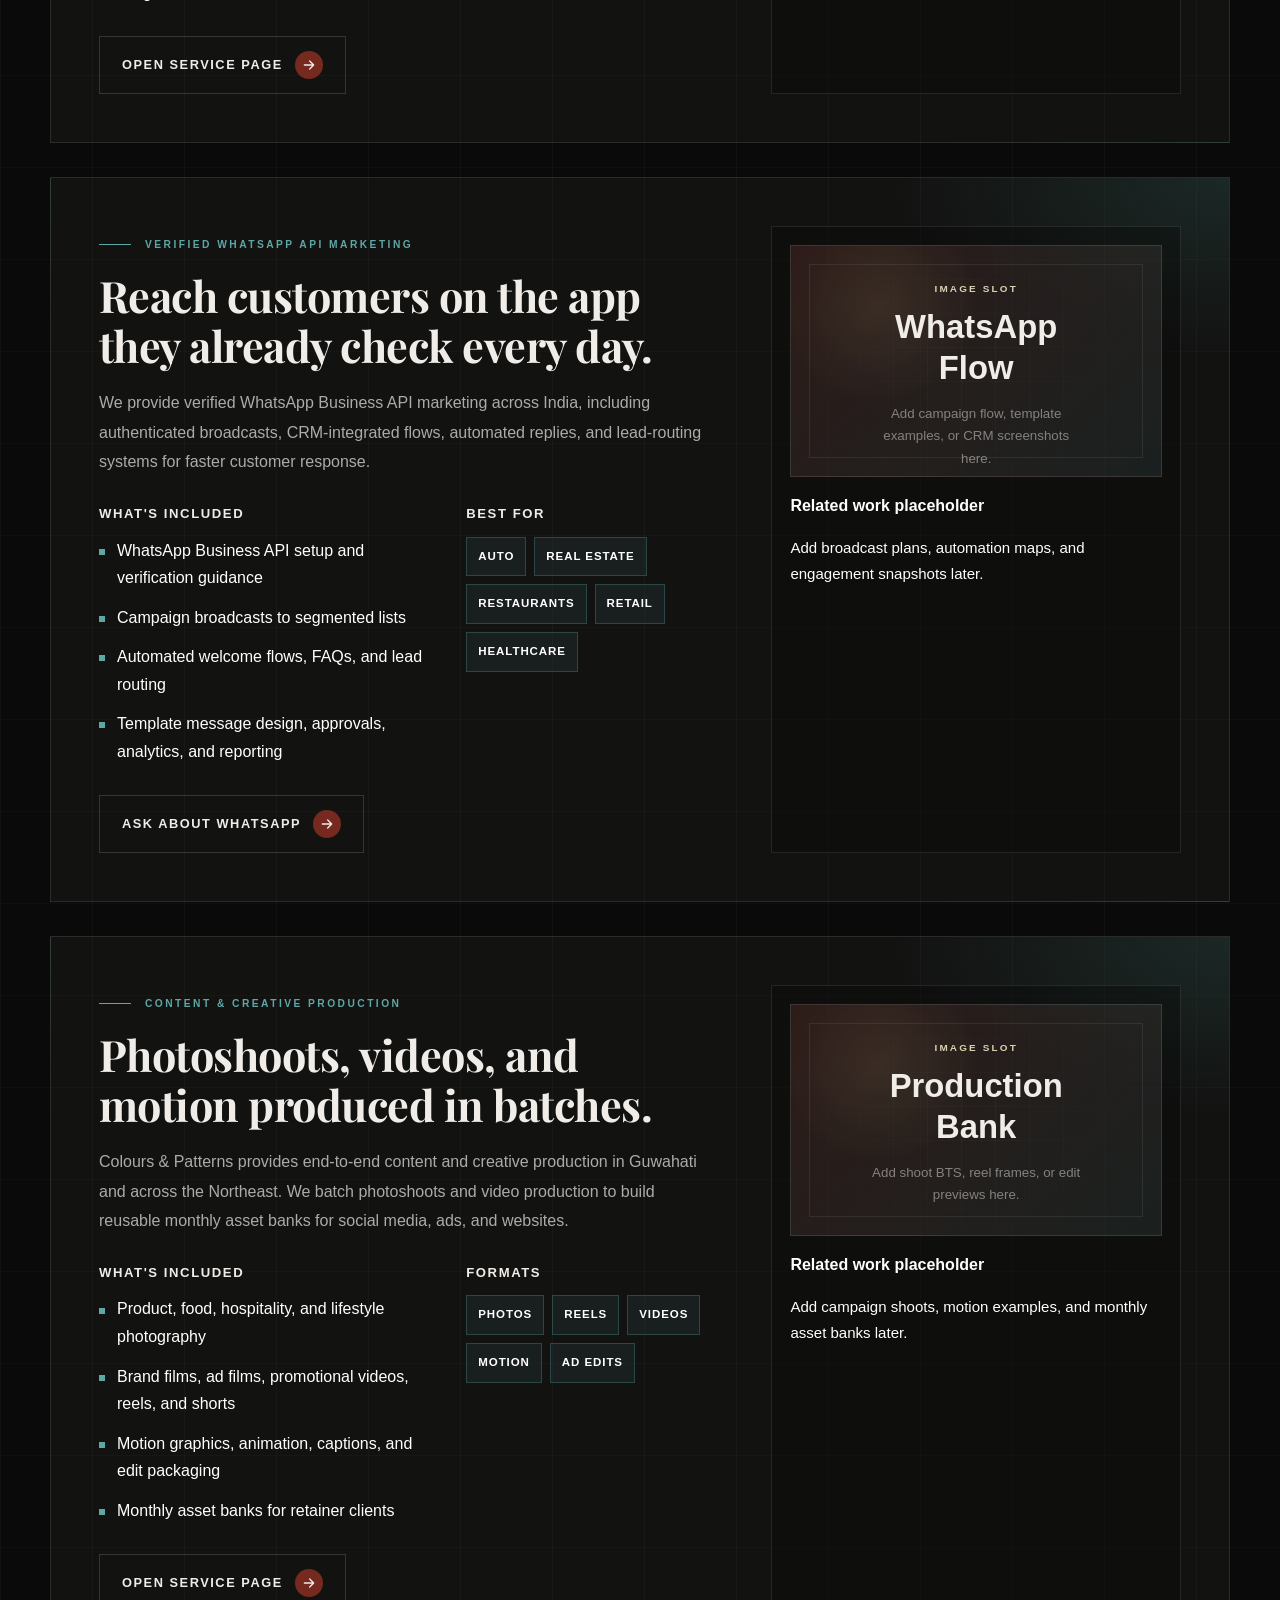
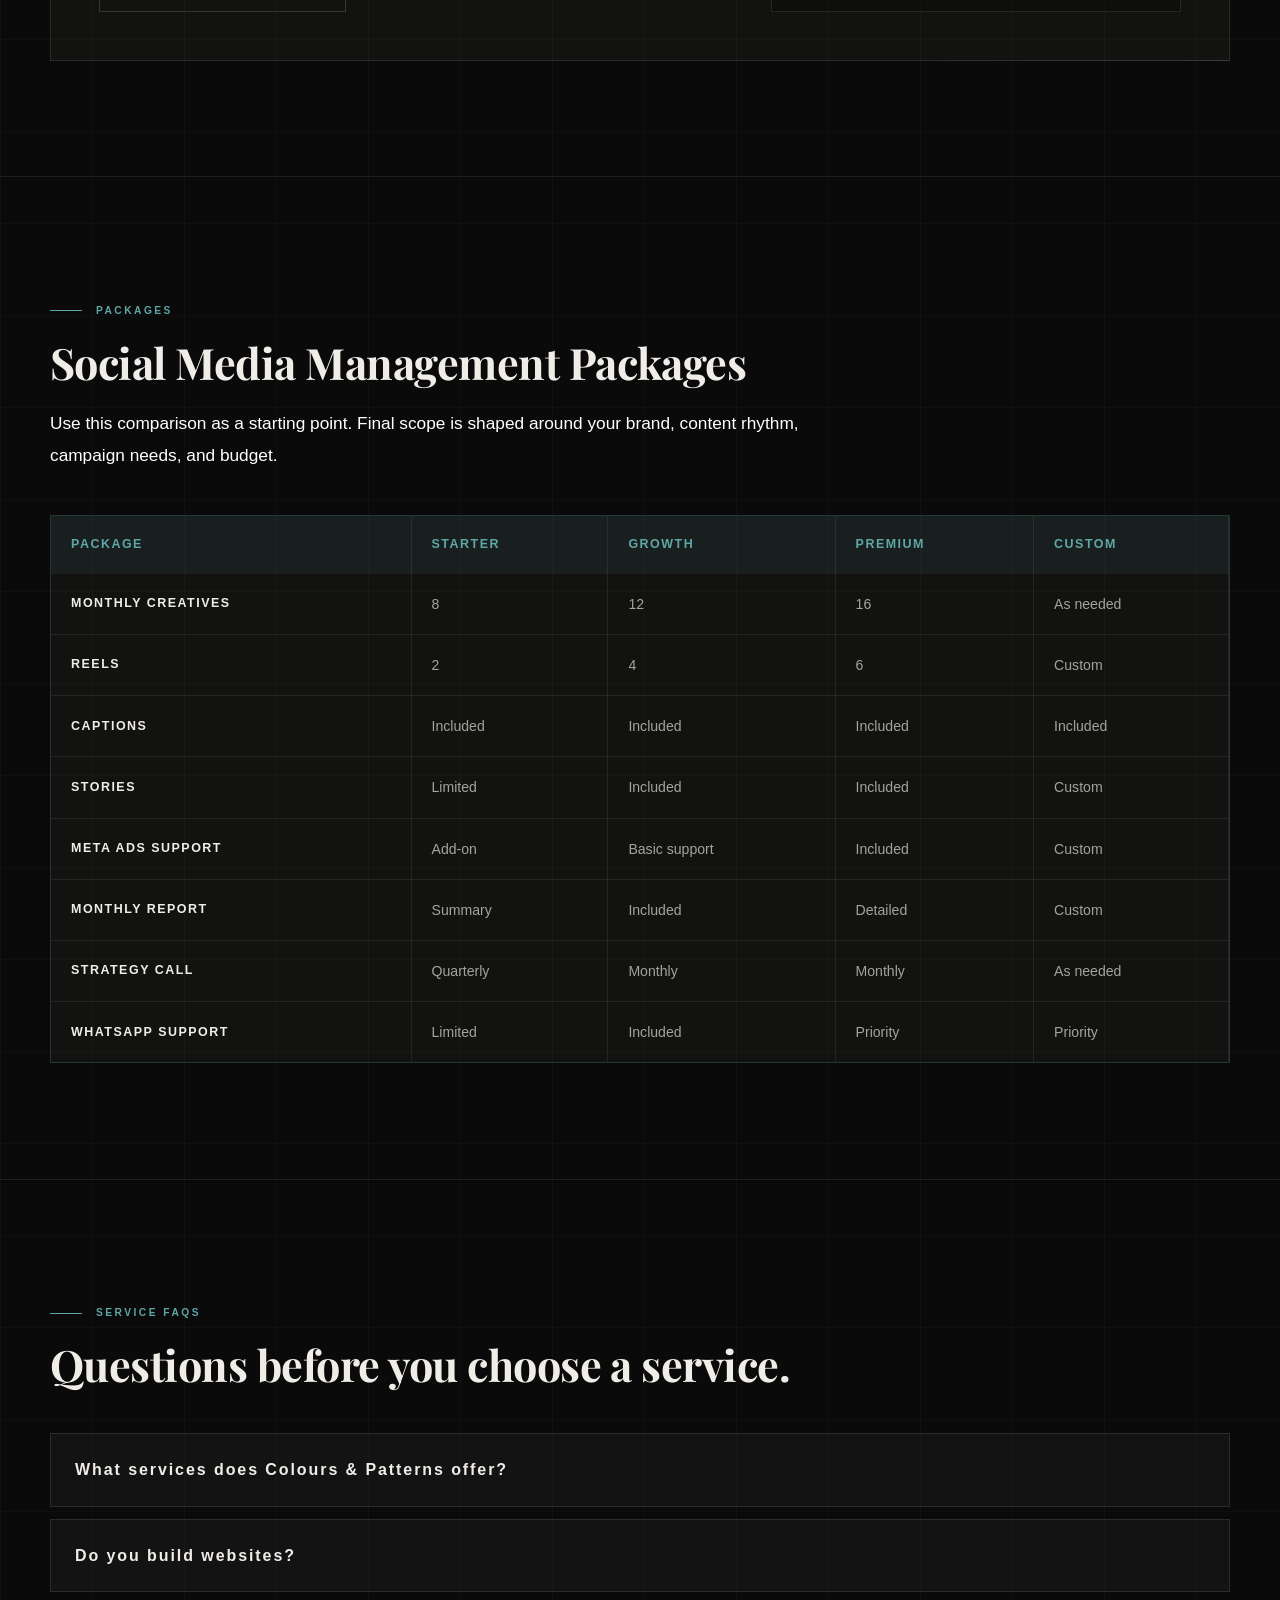
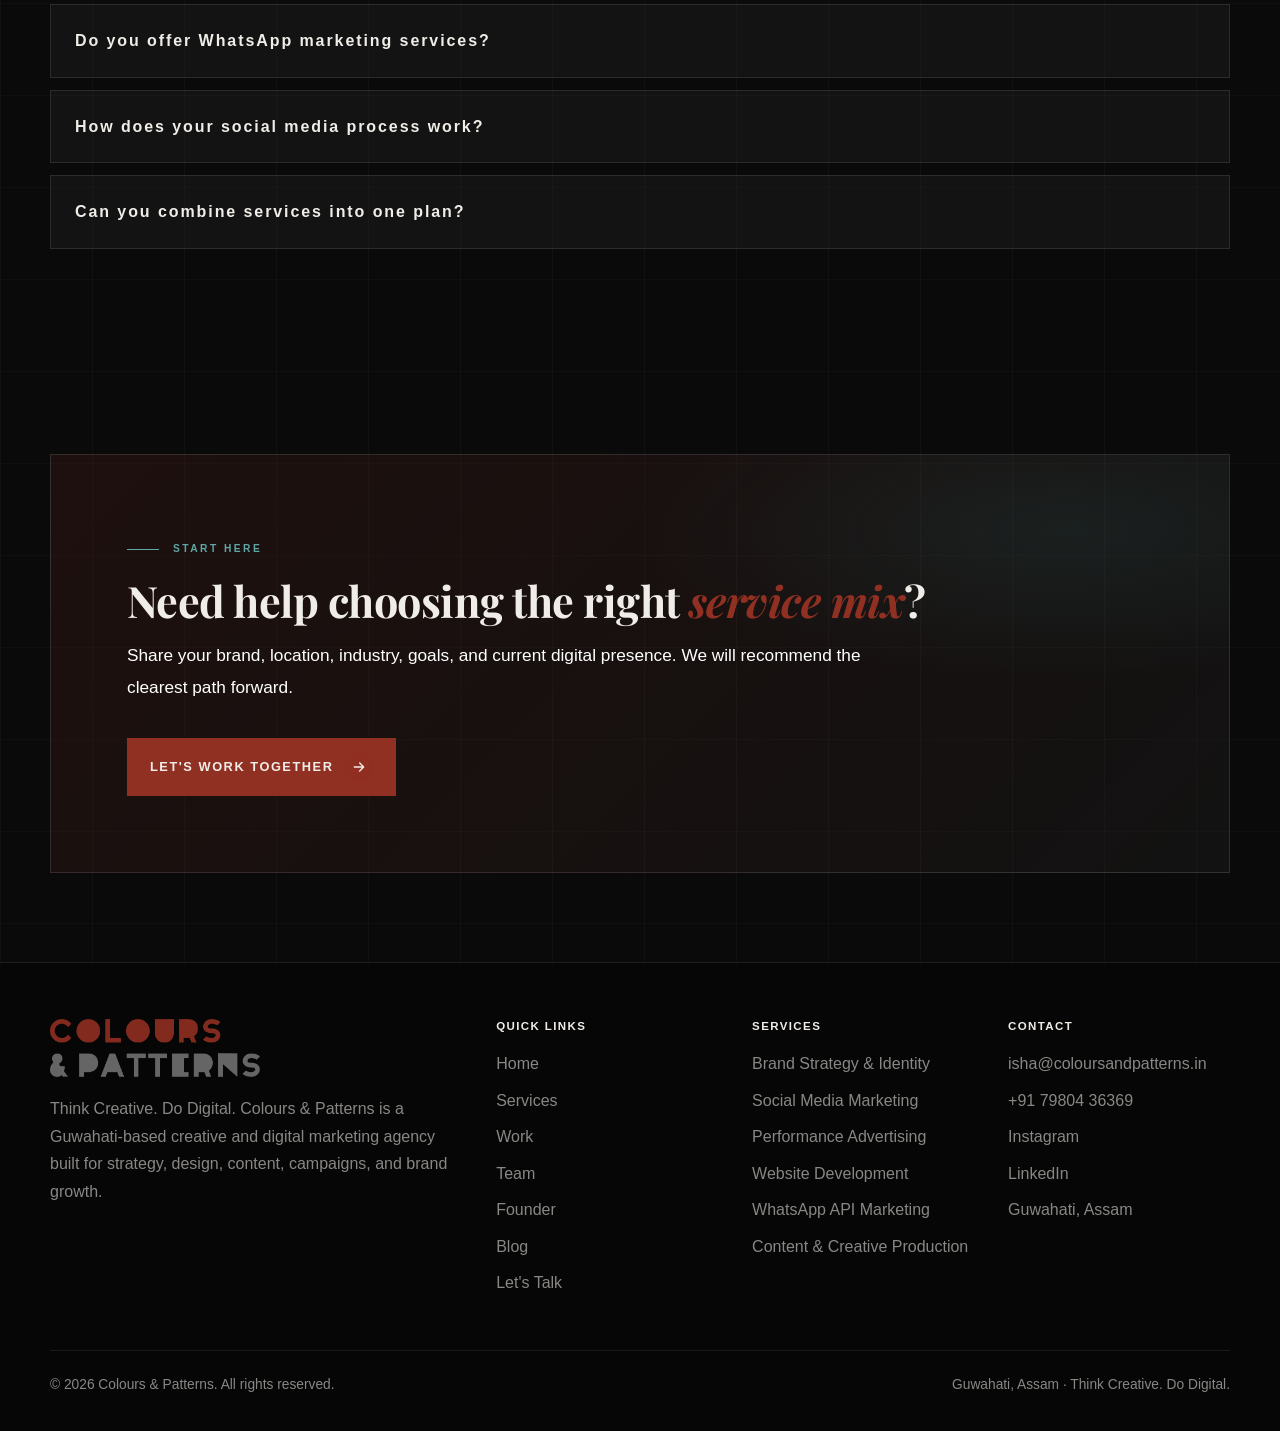
<file: services.html>
﻿<!DOCTYPE html>
<html lang="en">
<head>
  <meta charset="UTF-8">
  <meta name="viewport" content="width=device-width, initial-scale=1.0">
  <title>Digital Marketing Services | Branding, Ads, Web &amp; WhatsApp Marketing</title>
  <meta name="description" content="Full-service creative and digital marketing in Northeast India: branding, social media, Meta and Google ads, websites, and verified WhatsApp API marketing.">
  <meta name="theme-color" content="#0a0a0a">
  <meta property="og:title" content="Digital Marketing Services | Colours &amp; Patterns">
  <meta property="og:description" content="Branding, social media, performance ads, websites, WhatsApp API marketing, and creative production for Northeast India brands.">
  <meta property="og:type" content="website">
  <link rel="preload" as="image" href="website/logo.png">
  <link rel="preconnect" href="https://fonts.googleapis.com">
  <link rel="preconnect" href="https://fonts.gstatic.com" crossorigin>
  <link href="https://fonts.googleapis.com/css2?family=Playfair+Display:ital,wght@0,500;0,600;0,700;0,800;0,900;1,400;1,500;1,700&display=swap" rel="stylesheet">
  <link rel="stylesheet" href="site-assets/styles.css">
  <noscript><style>.site-loader{display:none}</style></noscript>
</head>
<body data-page="services">
  <div class="scroll-progress" data-scroll-progress aria-hidden="true"></div>
  <a class="skip-link" href="#main">Skip to content</a>
  <div class="site-loader" data-site-loader role="status" aria-live="polite" aria-label="Loading Colours & Patterns">
    <div class="loader-inner">
      <img class="loader-logo" src="website/logo.png" alt="Colours & Patterns">
      <div class="loader-line" aria-hidden="true"><span class="loader-line-fill"></span></div>
      <div class="loader-foot">
        <span class="loader-count"><span data-loader-count>0</span><i>%</i></span>
        <span class="loader-tag">Think Creative. Do Digital.</span>
      </div>
    </div>
  </div>
  <div class="cursor-dot" aria-hidden="true"></div>
  <div class="cursor-ring" aria-hidden="true"></div>

  <header class="site-header" data-header>
    <div class="nav-wrap">
      <a class="brand" href="index.html" aria-label="Colours & Patterns home">
        <img class="brand-logo" src="website/logo.png" alt="Colours & Patterns">
      </a>
      <nav class="nav-links" aria-label="Primary navigation">
        <a href="index.html">Home</a>
        <div class="nav-dropdown" data-services-dropdown>
          <button class="nav-dropdown-toggle is-active" type="button" aria-expanded="false" aria-controls="services-menu" data-services-toggle>
            <span>Services</span><span class="nav-chevron" aria-hidden="true"></span>
          </button>
          <div class="nav-dropdown-menu" id="services-menu" role="menu" aria-label="Service pages">
            <a class="is-active" href="services.html" role="menuitem">All Services</a>
            <a href="social-media-marketing.html" role="menuitem">Social Media Marketing</a>
            <a href="performance-marketing.html" role="menuitem">Performance Marketing</a>
            <a href="branding-and-creative-design.html" role="menuitem">Branding &amp; Creative Design</a>
            <a href="website-and-digital-presence.html" role="menuitem">Website &amp; Digital Presence</a>
            <a href="video-and-reel-production.html" role="menuitem">Video &amp; Reel Production</a>
            <a href="marketing-strategy.html" role="menuitem">Marketing Strategy</a>
            <a href="wedding-design.html" role="menuitem">Wedding Design</a>
          </div>
        </div>
        <a href="results.html">Work</a>
        <a href="team.html">Team</a>
        <a href="founder.html">Founder</a>
        <a href="blog.html">Blog</a>
        <a href="lets-talk.html">Let's Talk</a>
      </nav>
      <div class="nav-actions">
        <a class="btn nav-cta primary" href="lets-talk.html"><span>Plan My Service Mix</span><span class="btn-icon" aria-hidden="true"><svg viewBox="0 0 24 24"><path d="M5 12h14M13 6l6 6-6 6" fill="none" stroke="currentColor" stroke-width="2" stroke-linecap="round" stroke-linejoin="round"/></svg></span></a>
        <button class="menu-toggle" type="button" aria-label="Open menu" aria-expanded="false" data-menu-toggle>
          <span></span><span></span><span></span>
        </button>
      </div>
    </div>
  </header>

  <main id="main">
    <section class="hero compact-hero" aria-labelledby="page-title">
      <div class="container hero-grid">
        <div class="reveal">
          <p class="eyebrow">Services</p>
          <h1 id="page-title">Six services. <em>One integrated agency</em>.</h1>
          <p class="lead">Colours &amp; Patterns is an integrated creative and digital marketing agency in Guwahati, Assam. You get strategy, design, content, paid media, websites, and WhatsApp marketing managed by a team that already knows your brand, audience, and market.</p>
          <div class="hero-actions">
            <a class="btn primary" href="lets-talk.html"><span>Plan My Service Mix</span><span class="btn-icon" aria-hidden="true"><svg viewBox="0 0 24 24"><path d="M5 12h14M13 6l6 6-6 6" fill="none" stroke="currentColor" stroke-width="2" stroke-linecap="round" stroke-linejoin="round"/></svg></span></a>
            <a class="btn secondary" href="#packages"><span>View Packages</span><span class="btn-icon" aria-hidden="true"><svg viewBox="0 0 24 24"><path d="M5 12h14M13 6l6 6-6 6" fill="none" stroke="currentColor" stroke-width="2" stroke-linecap="round" stroke-linejoin="round"/></svg></span></a>
          </div>
        </div>
        <div class="reveal">
          <div class="image-placeholder hero-visual" role="img" aria-label="Placeholder for integrated creative and digital marketing service image">
            <div class="placeholder-inner"><span>Service System</span><strong>Strategy + Design + Growth</strong><small>Add a service montage, workshop photo, or campaign board here.</small></div>
          </div>
        </div>
      </div>
    </section>

    <section class="section section-divider" aria-labelledby="service-map-title">
      <div class="container">
        <div class="section-head reveal">
          <p class="section-kicker">Service map</p>
          <h2 class="section-title" id="service-map-title">Everything your brand needs, organised into <em>clear service lanes</em>.</h2>
          <p class="section-lede">Choose one service or combine several into a practical monthly system for brand growth.</p>
        </div>
        <div class="overview-grid service-map">
          <a class="overview-card reveal" href="#brand-strategy"><span>01</span><h3>Brand Strategy &amp; Identity</h3><p>Logo systems, positioning, messaging, and brand guidelines.</p></a>
          <a class="overview-card reveal" href="#social-media"><span>02</span><h3>Social Media Marketing</h3><p>Content calendars, creatives, reels, captions, and reporting.</p></a>
          <a class="overview-card reveal" href="#performance"><span>03</span><h3>Performance Advertising</h3><p>Meta and Google campaigns built around leads and ROI.</p></a>
          <a class="overview-card reveal" href="#websites"><span>04</span><h3>Website Development</h3><p>Responsive websites, SEO architecture, forms, and integrations.</p></a>
          <a class="overview-card reveal" href="#whatsapp"><span>05</span><h3>WhatsApp API Marketing</h3><p>Verified broadcasts, automations, and CRM-connected flows.</p></a>
          <a class="overview-card reveal" href="#production"><span>06</span><h3>Content &amp; Creative Production</h3><p>Photoshoots, reels, motion, videos, and asset banks.</p></a>
        </div>
      </div>
    </section>

    <section class="section service-stack" aria-labelledby="details-title">
      <div class="container">
        <div class="section-head reveal">
          <p class="section-kicker">Detailed services</p>
          <h2 class="section-title" id="details-title">SEO-friendly service content from the content brief.</h2>
        </div>

        <article class="service-detail reveal" id="brand-strategy">
          <div class="service-detail-grid">
            <div class="service-copy">
              <p class="section-kicker">Brand Strategy &amp; Identity</p>
              <h2>Brand identity that earns recognition, not just attention.</h2>
              <p>Colours &amp; Patterns offers end-to-end brand strategy and identity design for businesses across Northeast India and beyond. We build logos, visual systems, brand voice, messaging frameworks, and brand guidelines that are designed to last.</p>
              <div class="service-columns">
                <div><h3>What's included</h3><ul class="deliverable-list"><li>Brand discovery and positioning workshops</li><li>Logo design and visual identity systems</li><li>Brand voice, tone, and messaging frameworks</li><li>Brand collateral such as cards, signage, brochures, and profiles</li></ul></div>
                <div><h3>Best suited for</h3><ul class="pill-list"><li>New launches</li><li>Rebrands</li><li>Regional expansion</li><li>Legacy refresh</li></ul></div>
              </div>
              <a class="btn secondary" href="branding-and-creative-design.html"><span>Open Service Page</span><span class="btn-icon" aria-hidden="true"><svg viewBox="0 0 24 24"><path d="M5 12h14M13 6l6 6-6 6" fill="none" stroke="currentColor" stroke-width="2" stroke-linecap="round" stroke-linejoin="round"/></svg></span></a>
            </div>
            <aside class="case-preview"><div class="image-placeholder ratio-wide" role="img" aria-label="Placeholder for brand identity case study image"><div class="placeholder-inner"><span>Image Slot</span><strong>Brand Identity</strong><small>Add logo, brand guide, or launch creative here.</small></div></div><h3>Related work placeholder</h3><p>Add identity samples, before-after brand systems, or campaign collateral later.</p></aside>
          </div>
        </article>

        <article class="service-detail reveal" id="social-media">
          <div class="service-detail-grid">
            <div class="service-copy">
              <p class="section-kicker">Social Media Marketing</p>
              <h2>Social media that scales with structure, not panic.</h2>
              <p>We deliver social media marketing for Instagram, Facebook, LinkedIn, and YouTube with a planning-first approach. Campaigns are planned at least two weeks ahead so every post is on-brand, on-strategy, and on-time.</p>
              <div class="service-columns">
                <div><h3>What's included</h3><ul class="deliverable-list"><li>Monthly content strategy and editorial calendars</li><li>Static posts, carousels, reels, stories, captions, and hashtags</li><li>Community management and audience engagement</li><li>Monthly analytics, reports, and content audits</li></ul></div>
                <div><h3>Deliverables</h3><ul class="pill-list"><li>Calendar</li><li>Creatives</li><li>Reels</li><li>Captions</li><li>Reports</li></ul></div>
              </div>
              <a class="btn secondary" href="social-media-marketing.html"><span>Open Service Page</span><span class="btn-icon" aria-hidden="true"><svg viewBox="0 0 24 24"><path d="M5 12h14M13 6l6 6-6 6" fill="none" stroke="currentColor" stroke-width="2" stroke-linecap="round" stroke-linejoin="round"/></svg></span></a>
            </div>
            <aside class="case-preview"><div class="image-placeholder ratio-wide" role="img" aria-label="Placeholder for social media marketing case study image"><div class="placeholder-inner"><span>Image Slot</span><strong>Monthly Content</strong><small>Add content grid, reels, or campaign screenshots here.</small></div></div><h3>Related work placeholder</h3><p>Add monthly calendar previews, reel covers, and campaign snapshots later.</p></aside>
          </div>
        </article>

        <article class="service-detail reveal" id="performance">
          <div class="service-detail-grid">
            <div class="service-copy">
              <p class="section-kicker">Performance Advertising</p>
              <h2>Ads built for ROI, not just impressions.</h2>
              <p>Colours &amp; Patterns runs performance marketing campaigns on Meta and Google Ads, built around ROI-led funnels, structured lead forms, conversion tracking, and campaign-by-campaign budgeting that protects your spend.</p>
              <div class="service-columns">
                <div><h3>What's included</h3><ul class="deliverable-list"><li>Campaign strategy and audience targeting</li><li>Ad creative design and copywriting</li><li>Lead-generation funnel design and tracking</li><li>A/B testing, optimisation, and reporting dashboards</li></ul></div>
                <div><h3>Platforms</h3><ul class="pill-list"><li>Meta Ads</li><li>Google Ads</li><li>YouTube</li><li>Lead forms</li></ul></div>
              </div>
              <a class="btn secondary" href="performance-marketing.html"><span>Open Service Page</span><span class="btn-icon" aria-hidden="true"><svg viewBox="0 0 24 24"><path d="M5 12h14M13 6l6 6-6 6" fill="none" stroke="currentColor" stroke-width="2" stroke-linecap="round" stroke-linejoin="round"/></svg></span></a>
            </div>
            <aside class="case-preview"><div class="image-placeholder ratio-wide" role="img" aria-label="Placeholder for performance advertising dashboard image"><div class="placeholder-inner"><span>Image Slot</span><strong>Ads Dashboard</strong><small>Add anonymised Meta, Google, or YouTube reporting here.</small></div></div><h3>Related work placeholder</h3><p>Add campaign objectives, lead counts, cost metrics, and report previews later.</p></aside>
          </div>
        </article>

        <article class="service-detail reveal" id="websites">
          <div class="service-detail-grid">
            <div class="service-copy">
              <p class="section-kicker">Website Development</p>
              <h2>Websites that work as hard as your sales team.</h2>
              <p>We design and develop conversion-ready websites for businesses across Northeast India, including automobile showrooms, real estate, hospitality, co-working spaces, healthcare, education, retail, and more.</p>
              <div class="service-columns">
                <div><h3>What's included</h3><ul class="deliverable-list"><li>UI/UX design and user journey mapping</li><li>Responsive front-end development</li><li>SEO-friendly architecture and page speed basics</li><li>Lead-capture forms, CRM, and WhatsApp integrations</li></ul></div>
                <div><h3>Sectors</h3><ul class="pill-list"><li>Auto</li><li>Real estate</li><li>Hospitality</li><li>Retail</li><li>Education</li></ul></div>
              </div>
              <a class="btn secondary" href="website-and-digital-presence.html"><span>Open Service Page</span><span class="btn-icon" aria-hidden="true"><svg viewBox="0 0 24 24"><path d="M5 12h14M13 6l6 6-6 6" fill="none" stroke="currentColor" stroke-width="2" stroke-linecap="round" stroke-linejoin="round"/></svg></span></a>
            </div>
            <aside class="case-preview"><div class="image-placeholder ratio-wide" role="img" aria-label="Placeholder for website development project image"><div class="placeholder-inner"><span>Image Slot</span><strong>Website Preview</strong><small>Add desktop and mobile website screens here.</small></div></div><h3>Related work placeholder</h3><p>Add website screenshots, form flows, and conversion sections later.</p></aside>
          </div>
        </article>

        <article class="service-detail reveal" id="whatsapp">
          <div class="service-detail-grid">
            <div class="service-copy">
              <p class="section-kicker">Verified WhatsApp API Marketing</p>
              <h2>Reach customers on the app they already check every day.</h2>
              <p>We provide verified WhatsApp Business API marketing across India, including authenticated broadcasts, CRM-integrated flows, automated replies, and lead-routing systems for faster customer response.</p>
              <div class="service-columns">
                <div><h3>What's included</h3><ul class="deliverable-list"><li>WhatsApp Business API setup and verification guidance</li><li>Campaign broadcasts to segmented lists</li><li>Automated welcome flows, FAQs, and lead routing</li><li>Template message design, approvals, analytics, and reporting</li></ul></div>
                <div><h3>Best for</h3><ul class="pill-list"><li>Auto</li><li>Real estate</li><li>Restaurants</li><li>Retail</li><li>Healthcare</li></ul></div>
              </div>
              <a class="btn secondary" href="lets-talk.html"><span>Ask About WhatsApp</span><span class="btn-icon" aria-hidden="true"><svg viewBox="0 0 24 24"><path d="M5 12h14M13 6l6 6-6 6" fill="none" stroke="currentColor" stroke-width="2" stroke-linecap="round" stroke-linejoin="round"/></svg></span></a>
            </div>
            <aside class="case-preview"><div class="image-placeholder ratio-wide" role="img" aria-label="Placeholder for WhatsApp API marketing workflow image"><div class="placeholder-inner"><span>Image Slot</span><strong>WhatsApp Flow</strong><small>Add campaign flow, template examples, or CRM screenshots here.</small></div></div><h3>Related work placeholder</h3><p>Add broadcast plans, automation maps, and engagement snapshots later.</p></aside>
          </div>
        </article>

        <article class="service-detail reveal" id="production">
          <div class="service-detail-grid">
            <div class="service-copy">
              <p class="section-kicker">Content &amp; Creative Production</p>
              <h2>Photoshoots, videos, and motion produced in batches.</h2>
              <p>Colours &amp; Patterns provides end-to-end content and creative production in Guwahati and across the Northeast. We batch photoshoots and video production to build reusable monthly asset banks for social media, ads, and websites.</p>
              <div class="service-columns">
                <div><h3>What's included</h3><ul class="deliverable-list"><li>Product, food, hospitality, and lifestyle photography</li><li>Brand films, ad films, promotional videos, reels, and shorts</li><li>Motion graphics, animation, captions, and edit packaging</li><li>Monthly asset banks for retainer clients</li></ul></div>
                <div><h3>Formats</h3><ul class="pill-list"><li>Photos</li><li>Reels</li><li>Videos</li><li>Motion</li><li>Ad edits</li></ul></div>
              </div>
              <a class="btn secondary" href="video-and-reel-production.html"><span>Open Service Page</span><span class="btn-icon" aria-hidden="true"><svg viewBox="0 0 24 24"><path d="M5 12h14M13 6l6 6-6 6" fill="none" stroke="currentColor" stroke-width="2" stroke-linecap="round" stroke-linejoin="round"/></svg></span></a>
            </div>
            <aside class="case-preview"><div class="image-placeholder ratio-wide" role="img" aria-label="Placeholder for content production image"><div class="placeholder-inner"><span>Image Slot</span><strong>Production Bank</strong><small>Add shoot BTS, reel frames, or edit previews here.</small></div></div><h3>Related work placeholder</h3><p>Add campaign shoots, motion examples, and monthly asset banks later.</p></aside>
          </div>
        </article>
      </div>
    </section>

    <section class="section section-divider" id="packages" aria-labelledby="packages-title">
      <div class="container">
        <div class="section-head reveal">
          <p class="section-kicker">Packages</p>
          <h2 class="section-title" id="packages-title">Social Media Management Packages</h2>
          <p class="section-lede">Use this comparison as a starting point. Final scope is shaped around your brand, content rhythm, campaign needs, and budget.</p>
        </div>
        <div class="package-table-wrap reveal">
          <table class="package-table">
            <thead><tr><th>Package</th><th>Starter</th><th>Growth</th><th>Premium</th><th>Custom</th></tr></thead>
            <tbody>
              <tr><th>Monthly creatives</th><td>8</td><td>12</td><td>16</td><td>As needed</td></tr>
              <tr><th>Reels</th><td>2</td><td>4</td><td>6</td><td>Custom</td></tr>
              <tr><th>Captions</th><td>Included</td><td>Included</td><td>Included</td><td>Included</td></tr>
              <tr><th>Stories</th><td>Limited</td><td>Included</td><td>Included</td><td>Custom</td></tr>
              <tr><th>Meta ads support</th><td>Add-on</td><td>Basic support</td><td>Included</td><td>Custom</td></tr>
              <tr><th>Monthly report</th><td>Summary</td><td>Included</td><td>Detailed</td><td>Custom</td></tr>
              <tr><th>Strategy call</th><td>Quarterly</td><td>Monthly</td><td>Monthly</td><td>As needed</td></tr>
              <tr><th>WhatsApp support</th><td>Limited</td><td>Included</td><td>Priority</td><td>Priority</td></tr>
            </tbody>
          </table>
        </div>
      </div>
    </section>

    <section class="section section-divider" aria-labelledby="services-faq-title">
      <div class="container">
        <div class="section-head reveal">
          <p class="section-kicker">Service FAQs</p>
          <h2 class="section-title" id="services-faq-title">Questions before you choose a service.</h2>
        </div>
        <div class="faq-list">
          <details class="faq-item reveal"><summary>What services does Colours &amp; Patterns offer?</summary><p>We offer brand strategy and identity, social media marketing, performance advertising, website development, verified WhatsApp API marketing, and content and creative production.</p></details>
          <details class="faq-item reveal"><summary>Do you build websites?</summary><p>Yes. We design and develop conversion-ready websites with responsive layouts, SEO-friendly architecture, lead-capture forms, and WhatsApp or CRM integrations.</p></details>
          <details class="faq-item reveal"><summary>Do you offer WhatsApp marketing services?</summary><p>Yes. We provide verified WhatsApp Business API marketing, including campaign broadcasts, CRM-integrated flows, automated welcome journeys, and lead routing.</p></details>
          <details class="faq-item reveal"><summary>How does your social media process work?</summary><p>We plan content in advance, build a monthly calendar, create posts and reels, manage approvals, publish consistently, and report performance each month.</p></details>
          <details class="faq-item reveal"><summary>Can you combine services into one plan?</summary><p>Yes. Many clients combine social media, ads, websites, WhatsApp campaigns, and creative production into one integrated monthly service plan.</p></details>
        </div>
      </div>
    </section>

    <section class="section tight">
      <div class="container">
        <div class="cta-band reveal">
          <p class="section-kicker">Start here</p>
          <h2>Need help choosing the right <em>service mix</em>?</h2>
          <p class="section-lede">Share your brand, location, industry, goals, and current digital presence. We will recommend the clearest path forward.</p>
          <div class="cta-actions"><a class="btn primary" href="lets-talk.html"><span>Let's Work Together</span><span class="btn-icon" aria-hidden="true"><svg viewBox="0 0 24 24"><path d="M5 12h14M13 6l6 6-6 6" fill="none" stroke="currentColor" stroke-width="2" stroke-linecap="round" stroke-linejoin="round"/></svg></span></a></div>
        </div>
      </div>
    </section>
  </main>

  <footer class="site-footer">
    <div class="container">
      <div class="footer-grid">
        <div>
          <img class="footer-logo" src="website/logo.png" alt="Colours & Patterns">
          <p>Think Creative. Do Digital. Colours &amp; Patterns is a Guwahati-based creative and digital marketing agency built for strategy, design, content, campaigns, and brand growth.</p>
        </div>
        <div>
          <h3>Quick links</h3>
          <a href="index.html">Home</a>
          <a href="services.html">Services</a>
          <a href="results.html">Work</a>
          <a href="team.html">Team</a>
          <a href="founder.html">Founder</a>
          <a href="blog.html">Blog</a>
          <a href="lets-talk.html">Let's Talk</a>
        </div>
        <div>
          <h3>Services</h3>
          <a href="branding-and-creative-design.html">Brand Strategy &amp; Identity</a>
          <a href="social-media-marketing.html">Social Media Marketing</a>
          <a href="performance-marketing.html">Performance Advertising</a>
          <a href="website-and-digital-presence.html">Website Development</a>
          <a href="marketing-strategy.html">WhatsApp API Marketing</a>
          <a href="video-and-reel-production.html">Content &amp; Creative Production</a>
        </div>
        <div>
          <h3>Contact</h3>
          <a href="mailto:isha@coloursandpatterns.in">isha@coloursandpatterns.in</a>
          <a href="tel:+917980436369">+91 79804 36369</a>
          <a href="https://www.instagram.com/coloursandpatterns_/" target="_blank" rel="noopener">Instagram</a>
          <a href="https://www.linkedin.com/company/coloursandpatternsghy/" target="_blank" rel="noopener">LinkedIn</a>
          <p>Guwahati, Assam</p>
        </div>
      </div>
      <div class="footer-bottom">
        <span>&copy; <span data-year></span> Colours &amp; Patterns. All rights reserved.</span>
        <span>Guwahati, Assam &middot; Think Creative. Do Digital.</span>
      </div>
    </div>
  </footer>
  <script type="application/ld+json">
  {
    "@context": "https://schema.org",
    "@graph": [
      {
        "@type": "Service",
        "@id": "https://www.coloursandpatterns.in/services.html#services",
        "name": "Creative and Digital Marketing Services",
        "provider": {"@type": "LocalBusiness", "name": "Colours & Patterns"},
        "areaServed": ["Guwahati", "Assam", "Northeast India"],
        "hasOfferCatalog": {
          "@type": "OfferCatalog",
          "name": "Colours & Patterns Services",
          "itemListElement": [
            {"@type": "Offer", "itemOffered": {"@type": "Service", "name": "Brand Strategy and Identity"}},
            {"@type": "Offer", "itemOffered": {"@type": "Service", "name": "Social Media Marketing"}},
            {"@type": "Offer", "itemOffered": {"@type": "Service", "name": "Performance Advertising"}},
            {"@type": "Offer", "itemOffered": {"@type": "Service", "name": "Website Development"}},
            {"@type": "Offer", "itemOffered": {"@type": "Service", "name": "Verified WhatsApp API Marketing"}},
            {"@type": "Offer", "itemOffered": {"@type": "Service", "name": "Content and Creative Production"}}
          ]
        }
      },
      {
        "@type": "FAQPage",
        "@id": "https://www.coloursandpatterns.in/services.html#faq",
        "mainEntity": [
          {"@type": "Question", "name": "What services does Colours & Patterns offer?", "acceptedAnswer": {"@type": "Answer", "text": "Colours & Patterns offers brand strategy and identity, social media marketing, performance advertising, website development, verified WhatsApp API marketing, and content and creative production."}},
          {"@type": "Question", "name": "Do you build websites?", "acceptedAnswer": {"@type": "Answer", "text": "Yes. Colours & Patterns designs and develops conversion-ready websites with responsive layouts, SEO-friendly architecture, lead-capture forms, and integrations."}},
          {"@type": "Question", "name": "Do you offer WhatsApp marketing services?", "acceptedAnswer": {"@type": "Answer", "text": "Yes. Colours & Patterns provides verified WhatsApp Business API marketing including broadcasts, CRM-integrated flows, automated welcome journeys, and lead routing."}},
          {"@type": "Question", "name": "How does your social media process work?", "acceptedAnswer": {"@type": "Answer", "text": "Colours & Patterns plans content in advance, creates a monthly calendar, produces posts and reels, manages approvals, publishes consistently, and reports performance each month."}},
          {"@type": "Question", "name": "Can you combine services into one plan?", "acceptedAnswer": {"@type": "Answer", "text": "Yes. Services can be combined into one integrated monthly plan across content, ads, websites, WhatsApp campaigns, and creative production."}}
        ]
      }
    ]
  }
  </script>
  <script src="site-assets/app.js"></script>
</body>
</html>
</file>
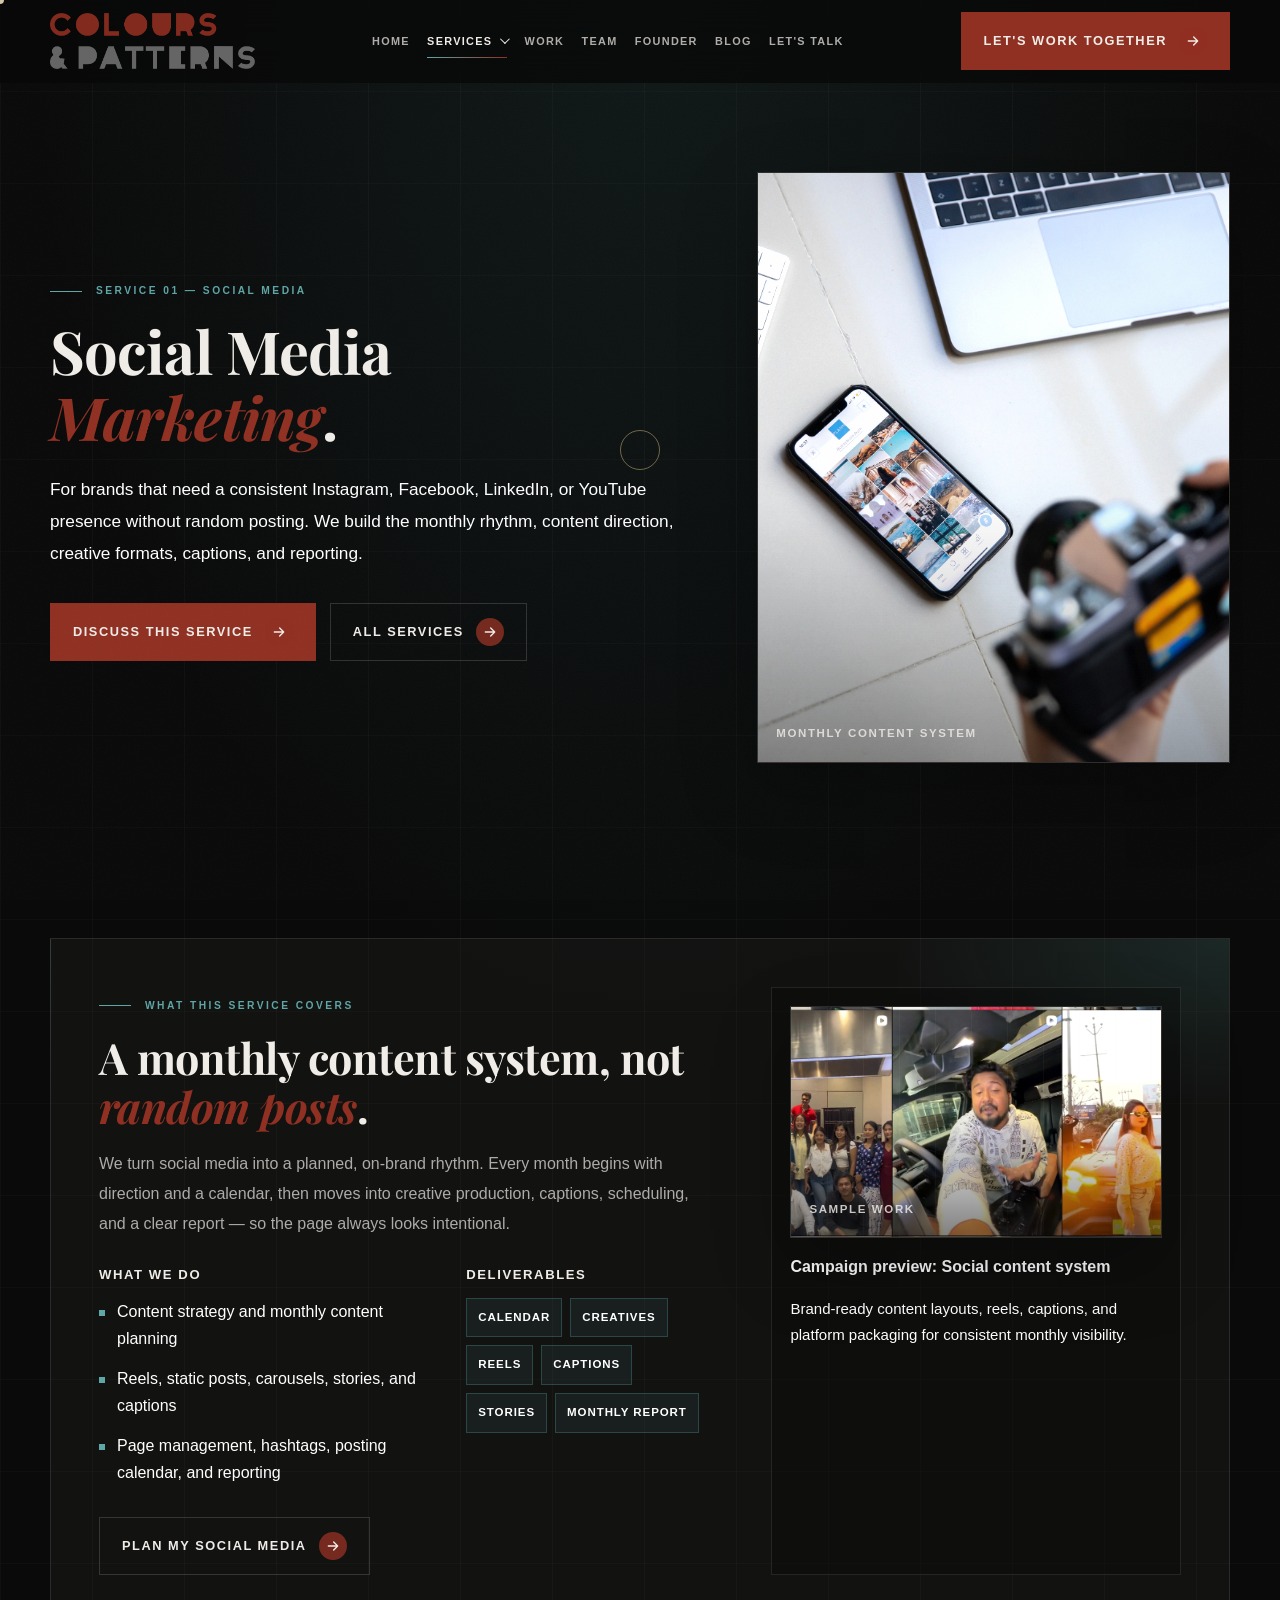
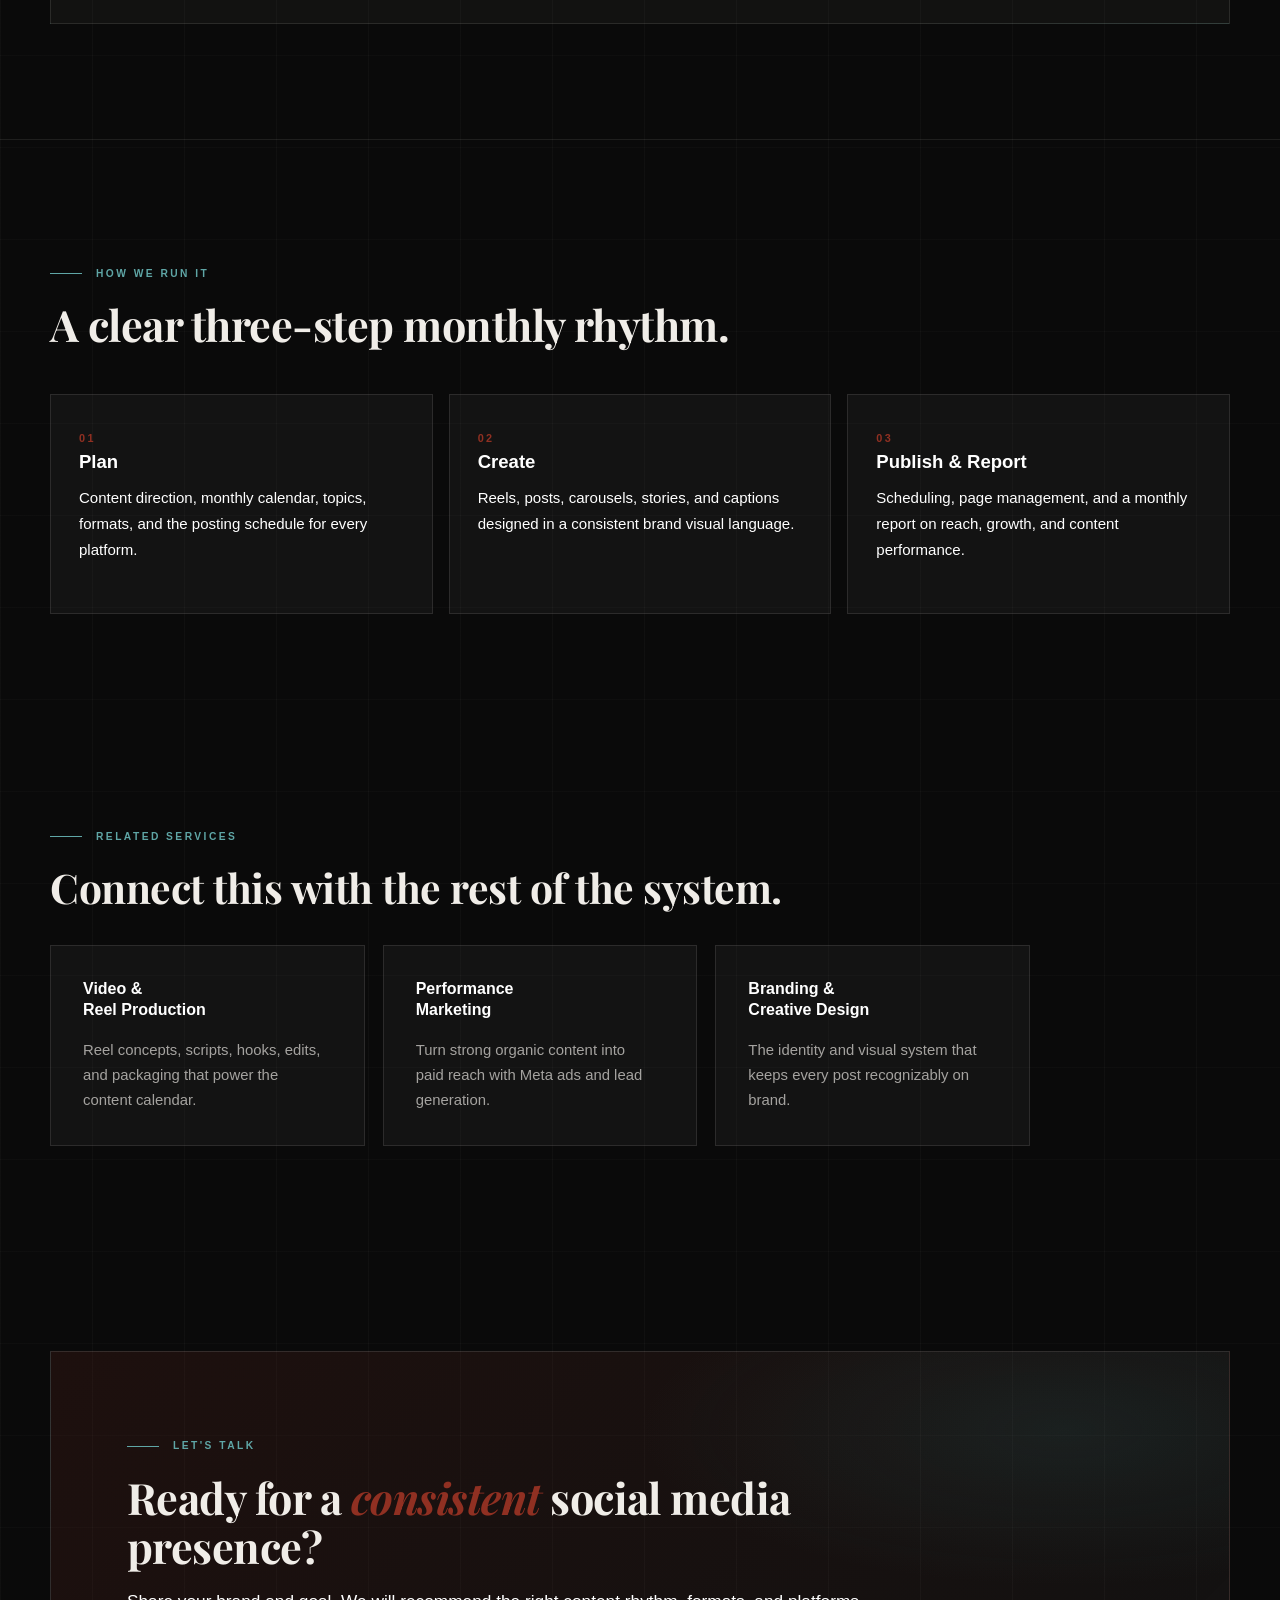
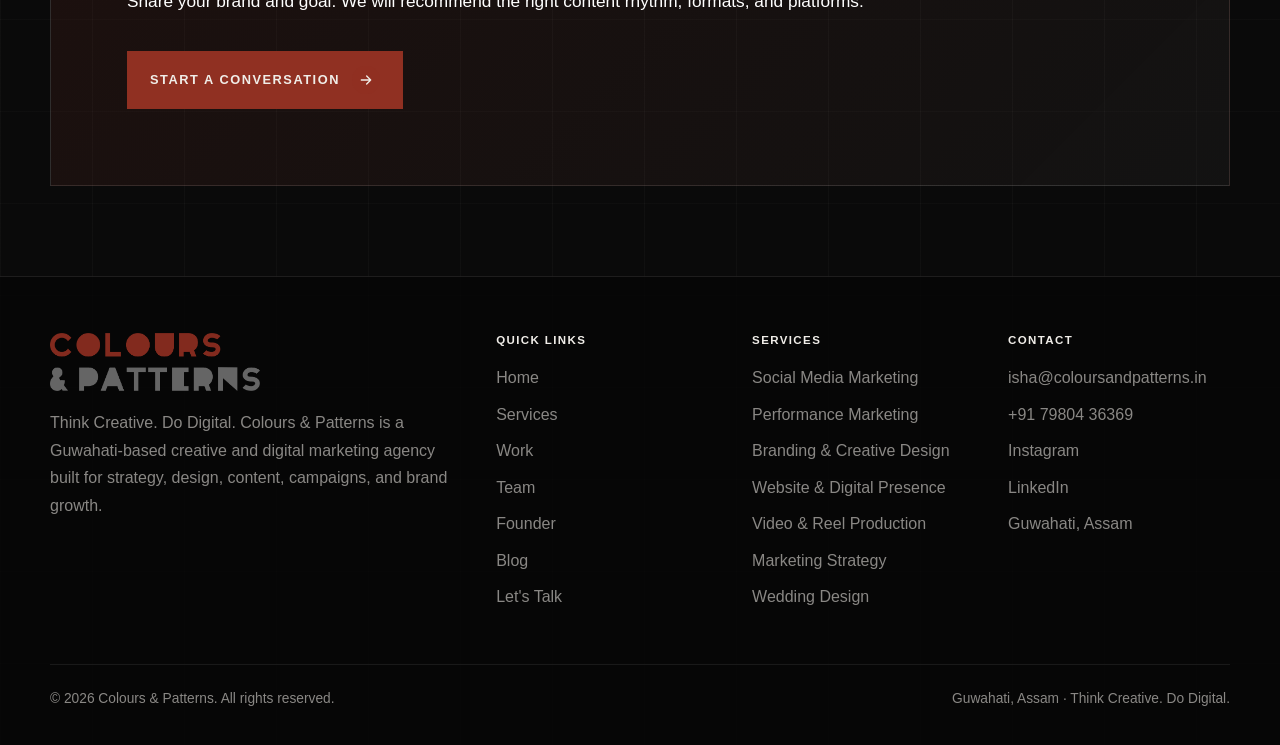
<file: social-media-marketing.html>
﻿<!DOCTYPE html>
<html lang="en">
<head>
  <meta charset="UTF-8">
  <meta name="viewport" content="width=device-width, initial-scale=1.0">
  <title>Social Media Marketing | Colours & Patterns</title>
  <meta name="description" content="Social media marketing by Colours & Patterns — monthly content planning, reels, posts, stories, captions, page management, and reporting for Instagram, Facebook, LinkedIn, and YouTube.">
  <meta name="theme-color" content="#0a0a0a">
  <link rel="preload" as="image" href="website/logo.png">
  <link rel="preconnect" href="https://fonts.googleapis.com">
  <link rel="preconnect" href="https://fonts.gstatic.com" crossorigin>
  <link href="https://fonts.googleapis.com/css2?family=Playfair+Display:ital,wght@0,500;0,600;0,700;0,800;0,900;1,400;1,500;1,700&display=swap" rel="stylesheet">
  <link rel="stylesheet" href="site-assets/styles.css">
  <noscript><style>.site-loader{display:none}</style></noscript>
</head>
<body data-page="services">
  <div class="scroll-progress" data-scroll-progress aria-hidden="true"></div>
  <a class="skip-link" href="#main">Skip to content</a>
  <div class="site-loader" data-site-loader role="status" aria-live="polite" aria-label="Loading Colours & Patterns">
    <div class="loader-inner">
      <img class="loader-logo" src="website/logo.png" alt="Colours & Patterns">
      <div class="loader-line" aria-hidden="true"><span class="loader-line-fill"></span></div>
      <div class="loader-foot">
        <span class="loader-count"><span data-loader-count>0</span><i>%</i></span>
        <span class="loader-tag">Think Creative. Do Digital.</span>
      </div>
    </div>
  </div>
  <div class="cursor-dot" aria-hidden="true"></div>
  <div class="cursor-ring" aria-hidden="true"></div>

  <header class="site-header" data-header>
    <div class="nav-wrap">
      <a class="brand" href="index.html" aria-label="Colours & Patterns home">
        <img class="brand-logo" src="website/logo.png" alt="Colours & Patterns">
      </a>
      <nav class="nav-links" aria-label="Primary navigation">
        <a href="index.html">Home</a>
        <div class="nav-dropdown" data-services-dropdown>
          <button class="nav-dropdown-toggle is-active" type="button" aria-expanded="false" aria-controls="services-menu" data-services-toggle>
            <span>Services</span><span class="nav-chevron" aria-hidden="true"></span>
          </button>
          <div class="nav-dropdown-menu" id="services-menu" role="menu" aria-label="Service pages">
            <a href="services.html" role="menuitem">All Services</a>
            <a class="is-active" href="social-media-marketing.html" role="menuitem">Social Media Marketing</a>
            <a href="performance-marketing.html" role="menuitem">Performance Marketing</a>
            <a href="branding-and-creative-design.html" role="menuitem">Branding &amp; Creative Design</a>
            <a href="website-and-digital-presence.html" role="menuitem">Website &amp; Digital Presence</a>
            <a href="video-and-reel-production.html" role="menuitem">Video &amp; Reel Production</a>
            <a href="marketing-strategy.html" role="menuitem">Marketing Strategy</a>
            <a href="wedding-design.html" role="menuitem">Wedding Design</a>
          </div>
        </div>
        <a href="results.html">Work</a>
        <a href="team.html">Team</a>
        <a href="founder.html">Founder</a>
        <a href="blog.html">Blog</a>
        <a href="lets-talk.html">Let's Talk</a>
      </nav>
      <div class="nav-actions">
        <a class="btn nav-cta primary" href="lets-talk.html"><span>Let's Work Together</span><span class="btn-icon" aria-hidden="true"><svg viewBox="0 0 24 24"><path d="M5 12h14M13 6l6 6-6 6" fill="none" stroke="currentColor" stroke-width="2" stroke-linecap="round" stroke-linejoin="round"/></svg></span></a>
        <button class="menu-toggle" type="button" aria-label="Open menu" aria-expanded="false" data-menu-toggle>
          <span></span><span></span><span></span>
        </button>
      </div>
    </div>
  </header>

  <main id="main">
    <section class="hero compact-hero" aria-labelledby="page-title">
      <div class="container hero-grid">
        <div class="reveal">
          <p class="eyebrow">Service 01 — Social Media</p>
          <h1 id="page-title">Social Media <em>Marketing</em>.</h1>
          <p class="lead">For brands that need a consistent Instagram, Facebook, LinkedIn, or YouTube presence without random posting. We build the monthly rhythm, content direction, creative formats, captions, and reporting.</p>
          <div class="hero-actions">
            <a class="btn primary" href="lets-talk.html"><span>Discuss This Service</span><span class="btn-icon" aria-hidden="true"><svg viewBox="0 0 24 24"><path d="M5 12h14M13 6l6 6-6 6" fill="none" stroke="currentColor" stroke-width="2" stroke-linecap="round" stroke-linejoin="round"/></svg></span></a>
            <a class="btn secondary" href="services.html"><span>All Services</span><span class="btn-icon" aria-hidden="true"><svg viewBox="0 0 24 24"><path d="M5 12h14M13 6l6 6-6 6" fill="none" stroke="currentColor" stroke-width="2" stroke-linecap="round" stroke-linejoin="round"/></svg></span></a>
          </div>
        </div>
        <div class="reveal">
          <figure class="image-frame hero-visual">
            <img src="site-assets/pdf-images/pdf-jpeg-047.jpg" alt="Social media content campaign work by Colours and Patterns" loading="eager">
            <figcaption>Monthly Content System</figcaption>
          </figure>
        </div>
      </div>
    </section>

    <section class="section service-stack" aria-labelledby="detail-title">
      <div class="container">
        <article class="service-detail reveal">
          <div class="service-detail-grid">
            <div class="service-copy">
              <p class="section-kicker">What this service covers</p>
              <h2 id="detail-title">A monthly content system, not <em>random posts</em>.</h2>
              <p>We turn social media into a planned, on-brand rhythm. Every month begins with direction and a calendar, then moves into creative production, captions, scheduling, and a clear report — so the page always looks intentional.</p>
              <div class="service-columns">
                <div><h3>What we do</h3><ul class="deliverable-list"><li>Content strategy and monthly content planning</li><li>Reels, static posts, carousels, stories, and captions</li><li>Page management, hashtags, posting calendar, and reporting</li></ul></div>
                <div><h3>Deliverables</h3><ul class="pill-list"><li>Calendar</li><li>Creatives</li><li>Reels</li><li>Captions</li><li>Stories</li><li>Monthly report</li></ul></div>
              </div>
              <a class="btn secondary" href="lets-talk.html"><span>Plan My Social Media</span><span class="btn-icon" aria-hidden="true"><svg viewBox="0 0 24 24"><path d="M5 12h14M13 6l6 6-6 6" fill="none" stroke="currentColor" stroke-width="2" stroke-linecap="round" stroke-linejoin="round"/></svg></span></a>
            </div>
            <aside class="case-preview">
              <figure class="image-frame ratio-wide"><img src="site-assets/pdf-images/pdf-jpeg-048.jpg" alt="Social media content layout preview" loading="lazy"><figcaption>Sample Work</figcaption></figure>
              <h3>Campaign preview: Social content system</h3>
              <p>Brand-ready content layouts, reels, captions, and platform packaging for consistent monthly visibility.</p>
            </aside>
          </div>
        </article>
      </div>
    </section>

    <section class="section section-divider" aria-labelledby="approach-title">
      <div class="container">
        <div class="section-head reveal">
          <p class="section-kicker">How we run it</p>
          <h2 class="section-title" id="approach-title">A clear three-step monthly rhythm.</h2>
        </div>
        <div class="step-grid">
          <article class="process-card reveal"><span class="number">01</span><h3>Plan</h3><p>Content direction, monthly calendar, topics, formats, and the posting schedule for every platform.</p></article>
          <article class="process-card reveal"><span class="number">02</span><h3>Create</h3><p>Reels, posts, carousels, stories, and captions designed in a consistent brand visual language.</p></article>
          <article class="process-card reveal"><span class="number">03</span><h3>Publish &amp; Report</h3><p>Scheduling, page management, and a monthly report on reach, growth, and content performance.</p></article>
        </div>
      </div>
    </section>

    <section class="section related-services-section" aria-labelledby="related-title">
      <div class="container">
        <div class="section-head reveal">
          <p class="section-kicker">Related services</p>
          <h2 class="section-title" id="related-title">Connect this with the rest of the system.</h2>
        </div>
        <div class="link-grid">
          <a class="link-card reveal" href="video-and-reel-production.html"><h3>Video &amp; Reel Production</h3><p>Reel concepts, scripts, hooks, edits, and packaging that power the content calendar.</p></a>
          <a class="link-card reveal" href="performance-marketing.html"><h3>Performance Marketing</h3><p>Turn strong organic content into paid reach with Meta ads and lead generation.</p></a>
          <a class="link-card reveal" href="branding-and-creative-design.html"><h3>Branding &amp; Creative Design</h3><p>The identity and visual system that keeps every post recognizably on brand.</p></a>
        </div>
      </div>
    </section>

    <section class="section tight">
      <div class="container">
        <div class="cta-band reveal">
          <p class="section-kicker">Let's talk</p>
          <h2>Ready for a <em>consistent</em> social media presence?</h2>
          <p class="section-lede">Share your brand and goal. We will recommend the right content rhythm, formats, and platforms.</p>
          <div class="cta-actions"><a class="btn primary" href="lets-talk.html"><span>Start a Conversation</span><span class="btn-icon" aria-hidden="true"><svg viewBox="0 0 24 24"><path d="M5 12h14M13 6l6 6-6 6" fill="none" stroke="currentColor" stroke-width="2" stroke-linecap="round" stroke-linejoin="round"/></svg></span></a></div>
        </div>
      </div>
    </section>
  </main>

  <footer class="site-footer">
    <div class="container">
      <div class="footer-grid">
        <div>
          <img class="footer-logo" src="website/logo.png" alt="Colours & Patterns">
          <p>Think Creative. Do Digital. Colours & Patterns is a Guwahati-based creative and digital marketing agency built for strategy, design, content, campaigns, and brand growth.</p>
        </div>
        <div>
          <h3>Quick links</h3>
          <a href="index.html">Home</a>
          <a href="services.html">Services</a>
          <a href="results.html">Work</a>
          <a href="team.html">Team</a>
          <a href="founder.html">Founder</a>
        <a href="blog.html">Blog</a>
        <a href="lets-talk.html">Let's Talk</a>
        </div>
        <div>
          <h3>Services</h3>
          <a href="social-media-marketing.html">Social Media Marketing</a>
          <a href="performance-marketing.html">Performance Marketing</a>
          <a href="branding-and-creative-design.html">Branding &amp; Creative Design</a>
          <a href="website-and-digital-presence.html">Website &amp; Digital Presence</a>
          <a href="video-and-reel-production.html">Video &amp; Reel Production</a>
          <a href="marketing-strategy.html">Marketing Strategy</a>
          <a href="wedding-design.html">Wedding Design</a>
        </div>
        <div>
          <h3>Contact</h3>
          <a href="mailto:isha@coloursandpatterns.in">isha@coloursandpatterns.in</a>
          <a href="tel:+917980436369">+91 79804 36369</a>
          <a href="https://www.instagram.com/coloursandpatterns_/" target="_blank" rel="noopener">Instagram</a>
          <a href="https://www.linkedin.com/company/coloursandpatternsghy/" target="_blank" rel="noopener">LinkedIn</a>
          <p>Guwahati, Assam</p>
        </div>
      </div>
      <div class="footer-bottom">
        <span>&copy; <span data-year></span> Colours & Patterns. All rights reserved.</span>
        <span>Guwahati, Assam &middot; Think Creative. Do Digital.</span>
      </div>
    </div>
  </footer>
  <script src="site-assets/app.js"></script>
</body>
</html>
</file>
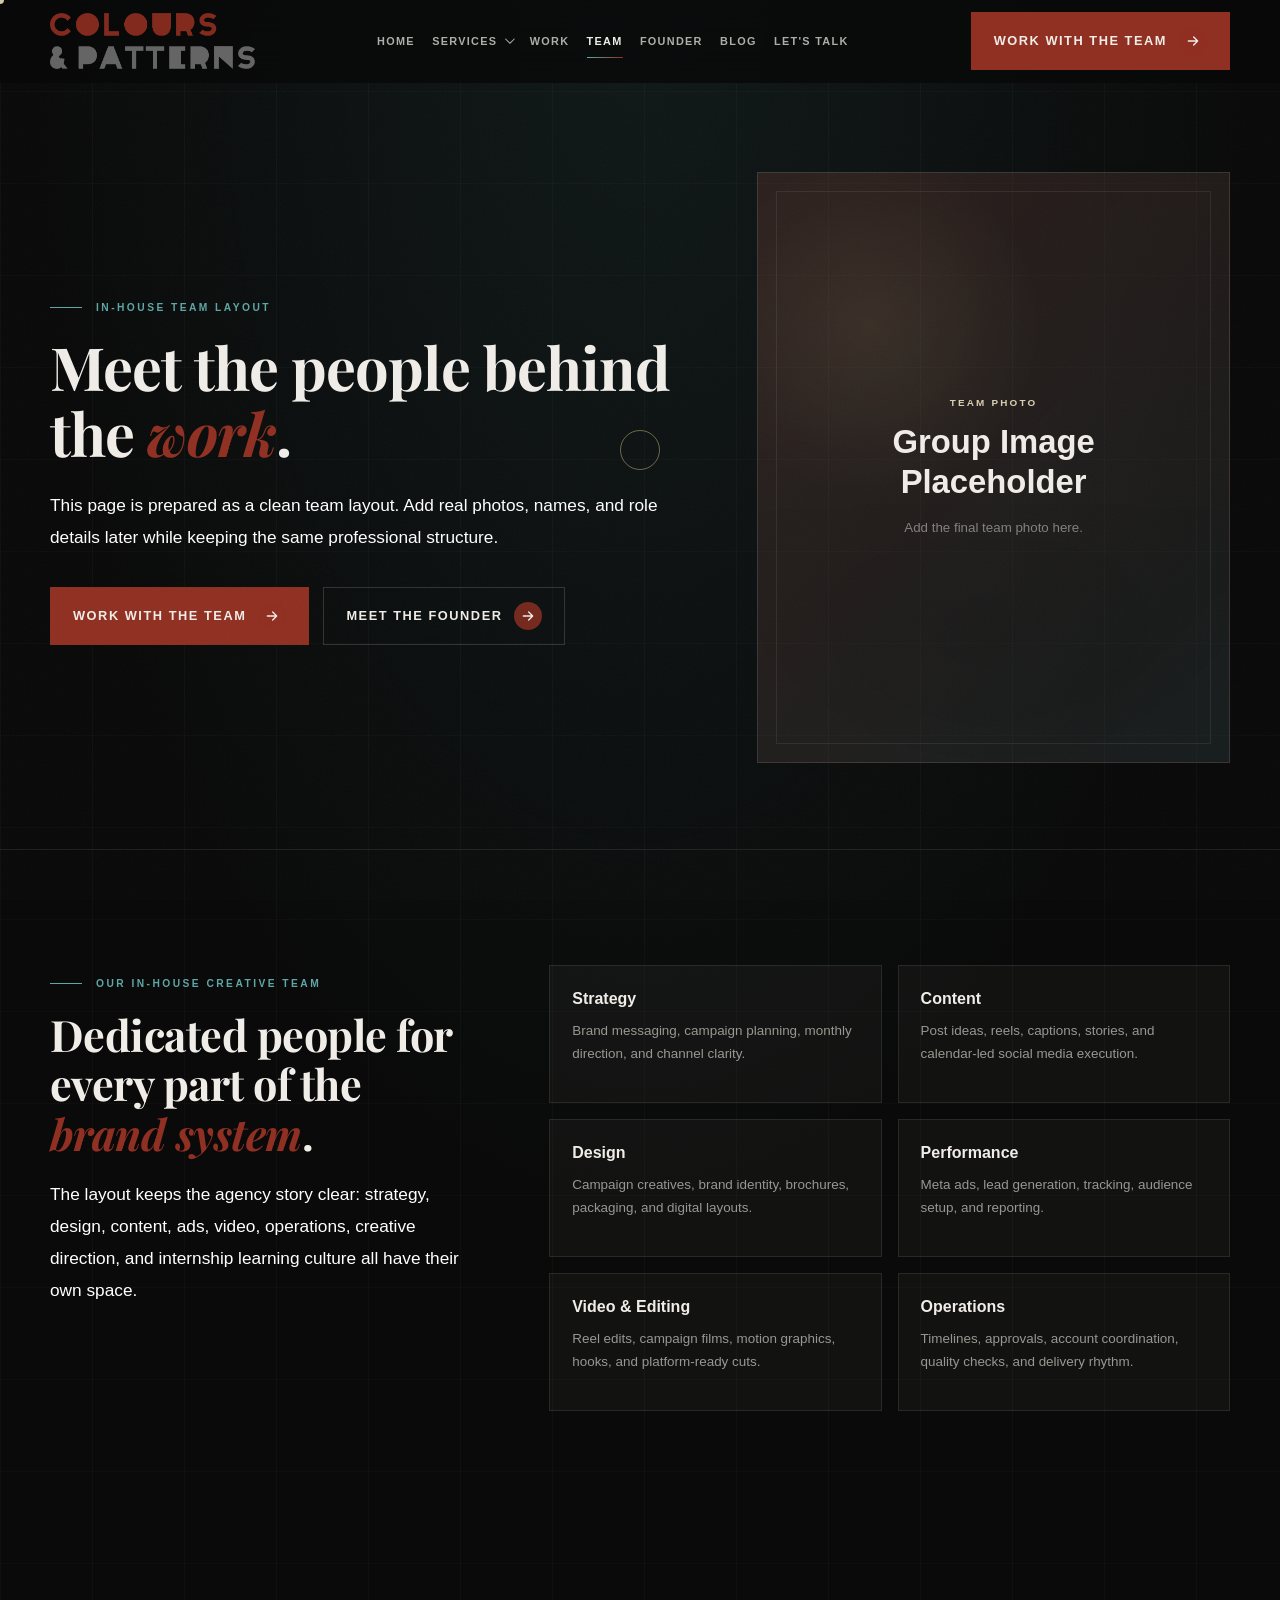
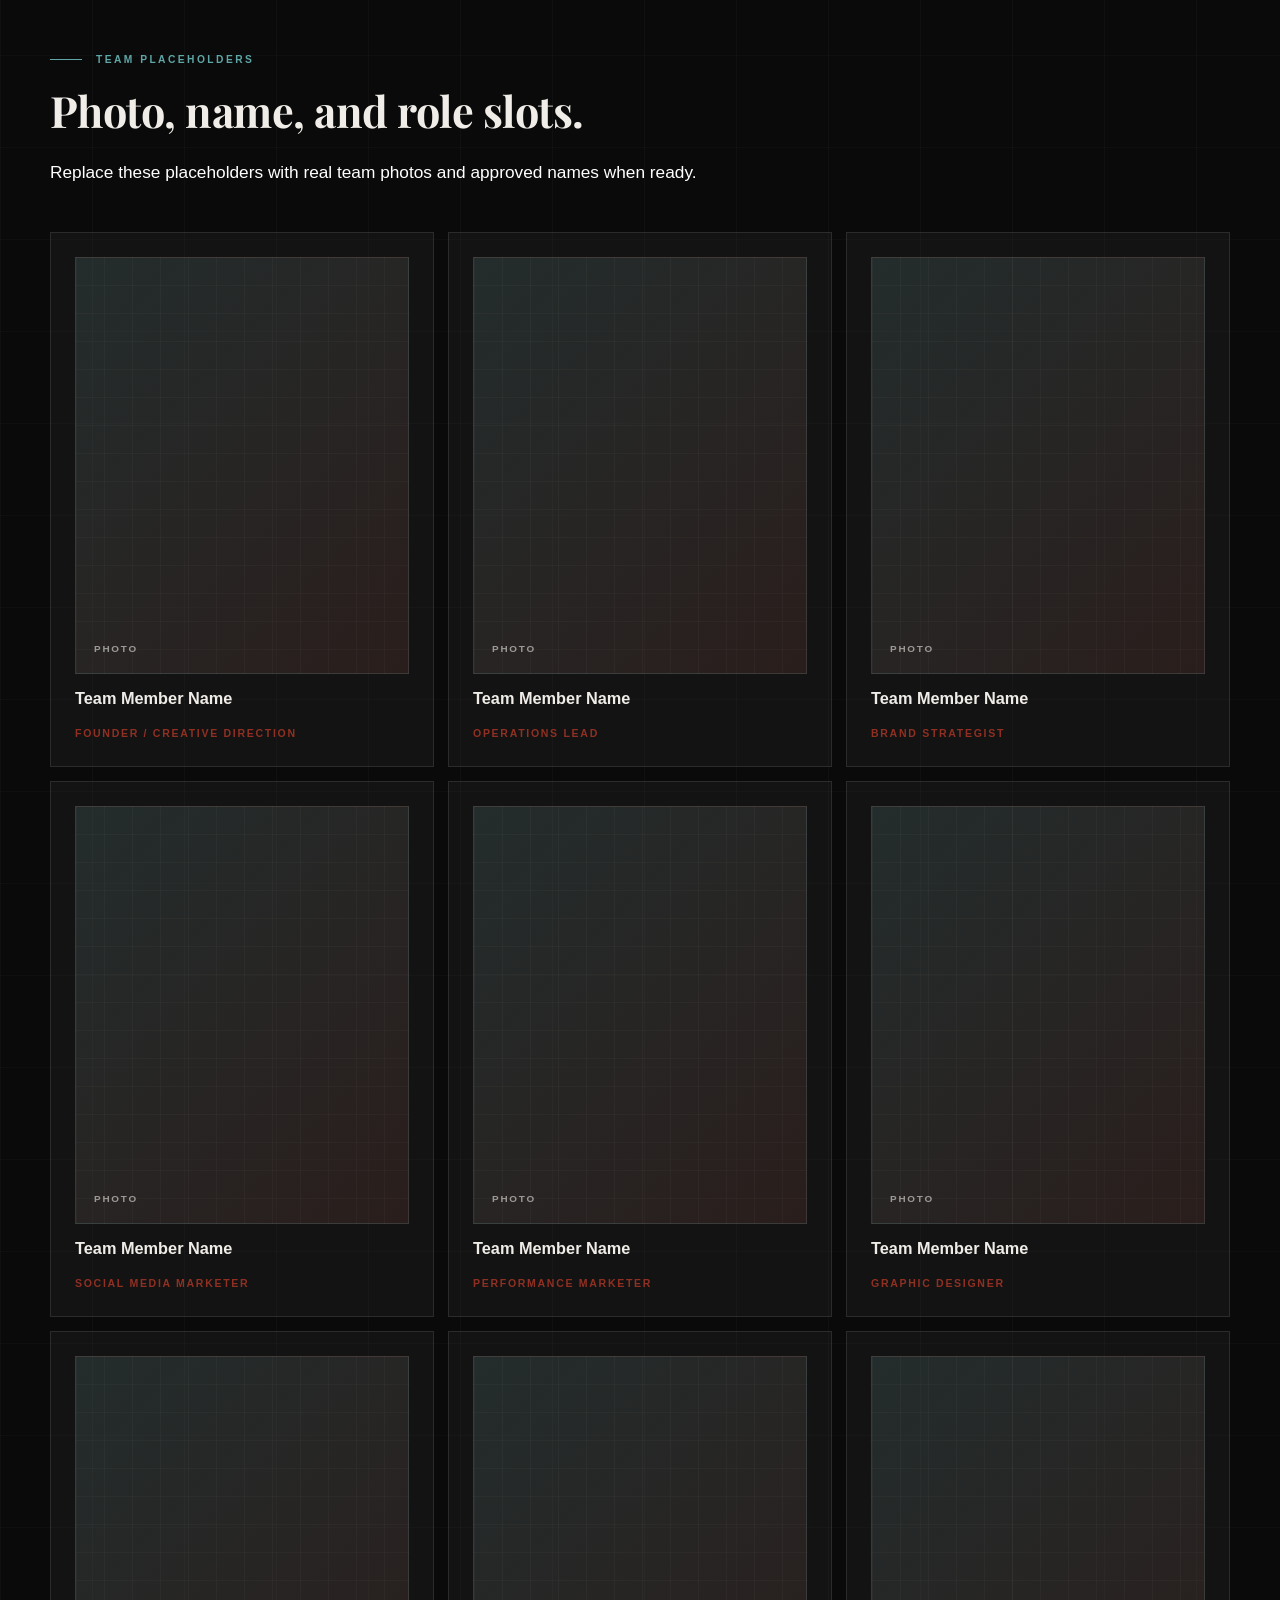
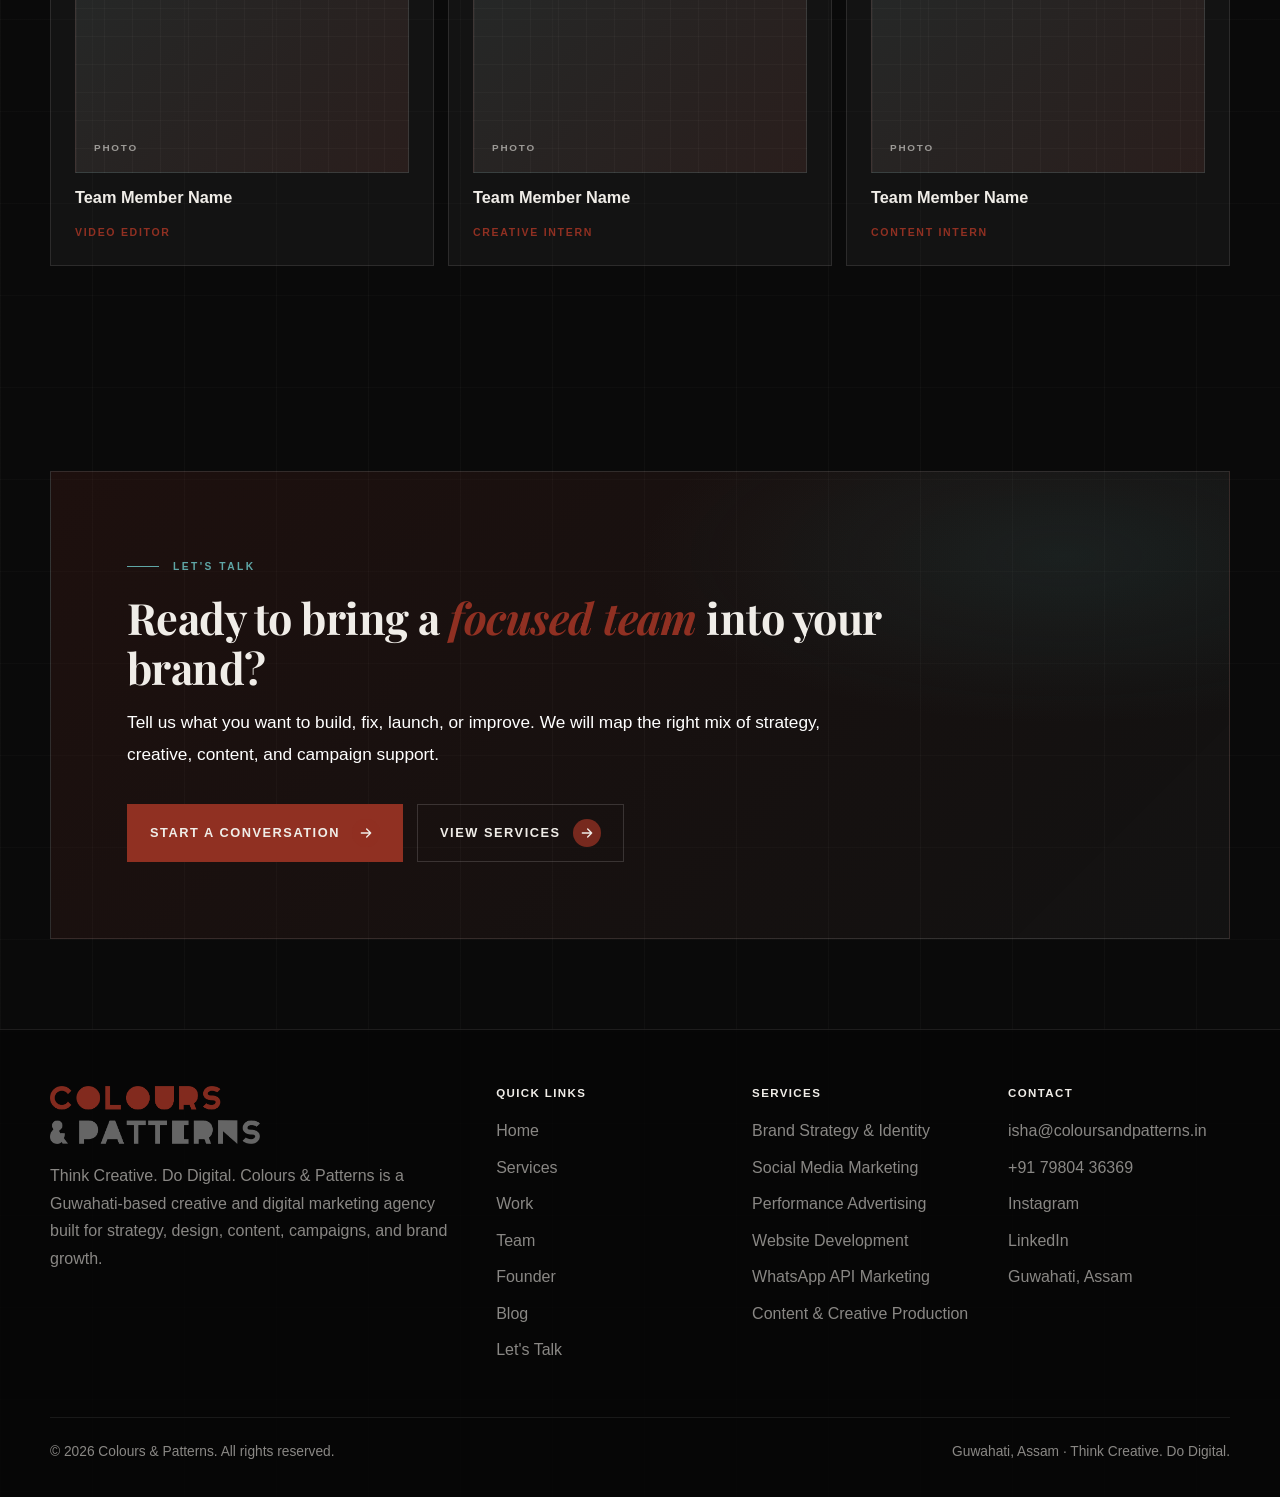
<file: team.html>
﻿<!DOCTYPE html>
<html lang="en">
<head>
  <meta charset="UTF-8">
  <meta name="viewport" content="width=device-width, initial-scale=1.0">
  <title>Team | Colours &amp; Patterns Creative Agency, Guwahati</title>
  <meta name="description" content="Team page layout for Colours & Patterns with placeholders for in-house strategy, design, content, ads, video, and operations team members.">
  <meta name="theme-color" content="#0a0a0a">
  <meta property="og:title" content="Team | Colours &amp; Patterns">
  <meta property="og:description" content="A clean placeholder team layout for future team photos, names, and roles.">
  <meta property="og:type" content="website">
  <link rel="preload" as="image" href="website/logo.png">
  <link rel="preconnect" href="https://fonts.googleapis.com">
  <link rel="preconnect" href="https://fonts.gstatic.com" crossorigin>
  <link href="https://fonts.googleapis.com/css2?family=Playfair+Display:ital,wght@0,500;0,600;0,700;0,800;0,900;1,400;1,500;1,700&display=swap" rel="stylesheet">
  <link rel="stylesheet" href="site-assets/styles.css">
  <noscript><style>.site-loader{display:none}</style></noscript>
</head>
<body data-page="team">
  <div class="scroll-progress" data-scroll-progress aria-hidden="true"></div>
  <a class="skip-link" href="#main">Skip to content</a>
  <div class="site-loader" data-site-loader role="status" aria-live="polite" aria-label="Loading Colours & Patterns">
    <div class="loader-inner">
      <img class="loader-logo" src="website/logo.png" alt="Colours & Patterns">
      <div class="loader-line" aria-hidden="true"><span class="loader-line-fill"></span></div>
      <div class="loader-foot">
        <span class="loader-count"><span data-loader-count>0</span><i>%</i></span>
        <span class="loader-tag">Think Creative. Do Digital.</span>
      </div>
    </div>
  </div>
  <div class="cursor-dot" aria-hidden="true"></div>
  <div class="cursor-ring" aria-hidden="true"></div>

  <header class="site-header" data-header>
    <div class="nav-wrap">
      <a class="brand" href="index.html" aria-label="Colours & Patterns home">
        <img class="brand-logo" src="website/logo.png" alt="Colours & Patterns">
      </a>
      <nav class="nav-links" aria-label="Primary navigation">
        <a href="index.html">Home</a>
        <div class="nav-dropdown" data-services-dropdown>
          <button class="nav-dropdown-toggle" type="button" aria-expanded="false" aria-controls="services-menu" data-services-toggle>
            <span>Services</span><span class="nav-chevron" aria-hidden="true"></span>
          </button>
          <div class="nav-dropdown-menu" id="services-menu" role="menu" aria-label="Service pages">
            <a href="services.html" role="menuitem">All Services</a>
            <a href="social-media-marketing.html" role="menuitem">Social Media Marketing</a>
            <a href="performance-marketing.html" role="menuitem">Performance Marketing</a>
            <a href="branding-and-creative-design.html" role="menuitem">Branding &amp; Creative Design</a>
            <a href="website-and-digital-presence.html" role="menuitem">Website &amp; Digital Presence</a>
            <a href="video-and-reel-production.html" role="menuitem">Video &amp; Reel Production</a>
            <a href="marketing-strategy.html" role="menuitem">Marketing Strategy</a>
            <a href="wedding-design.html" role="menuitem">Wedding Design</a>
          </div>
        </div>
        <a href="results.html">Work</a>
        <a class="is-active" href="team.html">Team</a>
        <a href="founder.html">Founder</a>
        <a href="blog.html">Blog</a>
        <a href="lets-talk.html">Let's Talk</a>
      </nav>
      <div class="nav-actions">
        <a class="btn nav-cta primary" href="lets-talk.html"><span>Work With the Team</span><span class="btn-icon" aria-hidden="true"><svg viewBox="0 0 24 24"><path d="M5 12h14M13 6l6 6-6 6" fill="none" stroke="currentColor" stroke-width="2" stroke-linecap="round" stroke-linejoin="round"/></svg></span></a>
        <button class="menu-toggle" type="button" aria-label="Open menu" aria-expanded="false" data-menu-toggle>
          <span></span><span></span><span></span>
        </button>
      </div>
    </div>
  </header>

  <main id="main">
    <section class="hero compact-hero" aria-labelledby="page-title">
      <div class="container hero-grid">
        <div class="reveal">
          <p class="eyebrow">In-house team layout</p>
          <h1 id="page-title">Meet the people behind the <em>work</em>.</h1>
          <p class="lead">This page is prepared as a clean team layout. Add real photos, names, and role details later while keeping the same professional structure.</p>
          <div class="hero-actions">
            <a class="btn primary" href="lets-talk.html"><span>Work With the Team</span><span class="btn-icon" aria-hidden="true"><svg viewBox="0 0 24 24"><path d="M5 12h14M13 6l6 6-6 6" fill="none" stroke="currentColor" stroke-width="2" stroke-linecap="round" stroke-linejoin="round"/></svg></span></a>
            <a class="btn secondary" href="founder.html"><span>Meet the Founder</span><span class="btn-icon" aria-hidden="true"><svg viewBox="0 0 24 24"><path d="M5 12h14M13 6l6 6-6 6" fill="none" stroke="currentColor" stroke-width="2" stroke-linecap="round" stroke-linejoin="round"/></svg></span></a>
          </div>
        </div>
        <div class="reveal">
          <div class="image-placeholder hero-visual" role="img" aria-label="Placeholder for team group photograph">
            <div class="placeholder-inner"><span>Team Photo</span><strong>Group Image Placeholder</strong><small>Add the final team photo here.</small></div>
          </div>
        </div>
      </div>
    </section>

    <section class="section section-divider" aria-labelledby="roles-title">
      <div class="container team-panel">
        <div class="reveal">
          <p class="section-kicker">Our in-house creative team</p>
          <h2 class="section-title" id="roles-title">Dedicated people for every part of the <em>brand system</em>.</h2>
          <p class="section-lede">The layout keeps the agency story clear: strategy, design, content, ads, video, operations, creative direction, and internship learning culture all have their own space.</p>
        </div>
        <div class="team-role-grid reveal">
          <article><strong>Strategy</strong><span>Brand messaging, campaign planning, monthly direction, and channel clarity.</span></article>
          <article><strong>Content</strong><span>Post ideas, reels, captions, stories, and calendar-led social media execution.</span></article>
          <article><strong>Design</strong><span>Campaign creatives, brand identity, brochures, packaging, and digital layouts.</span></article>
          <article><strong>Performance</strong><span>Meta ads, lead generation, tracking, audience setup, and reporting.</span></article>
          <article><strong>Video &amp; Editing</strong><span>Reel edits, campaign films, motion graphics, hooks, and platform-ready cuts.</span></article>
          <article><strong>Operations</strong><span>Timelines, approvals, account coordination, quality checks, and delivery rhythm.</span></article>
        </div>
      </div>
    </section>

    <section class="section" aria-labelledby="roster-title">
      <div class="container">
        <div class="section-head reveal">
          <p class="section-kicker">Team placeholders</p>
          <h2 class="section-title" id="roster-title">Photo, name, and role slots.</h2>
          <p class="section-lede">Replace these placeholders with real team photos and approved names when ready.</p>
        </div>
        <div class="team-grid team-placeholder-grid">
          <article class="team-card reveal"><div class="team-photo-placeholder" role="img" aria-label="Placeholder for team member photo"></div><strong>Team Member Name</strong><span>Founder / Creative Direction</span></article>
          <article class="team-card reveal"><div class="team-photo-placeholder" role="img" aria-label="Placeholder for team member photo"></div><strong>Team Member Name</strong><span>Operations Lead</span></article>
          <article class="team-card reveal"><div class="team-photo-placeholder" role="img" aria-label="Placeholder for team member photo"></div><strong>Team Member Name</strong><span>Brand Strategist</span></article>
          <article class="team-card reveal"><div class="team-photo-placeholder" role="img" aria-label="Placeholder for team member photo"></div><strong>Team Member Name</strong><span>Social Media Marketer</span></article>
          <article class="team-card reveal"><div class="team-photo-placeholder" role="img" aria-label="Placeholder for team member photo"></div><strong>Team Member Name</strong><span>Performance Marketer</span></article>
          <article class="team-card reveal"><div class="team-photo-placeholder" role="img" aria-label="Placeholder for team member photo"></div><strong>Team Member Name</strong><span>Graphic Designer</span></article>
          <article class="team-card reveal"><div class="team-photo-placeholder" role="img" aria-label="Placeholder for team member photo"></div><strong>Team Member Name</strong><span>Video Editor</span></article>
          <article class="team-card reveal"><div class="team-photo-placeholder" role="img" aria-label="Placeholder for team member photo"></div><strong>Team Member Name</strong><span>Creative Intern</span></article>
          <article class="team-card reveal"><div class="team-photo-placeholder" role="img" aria-label="Placeholder for team member photo"></div><strong>Team Member Name</strong><span>Content Intern</span></article>
        </div>
      </div>
    </section>

    <section class="section tight">
      <div class="container">
        <div class="cta-band reveal">
          <p class="section-kicker">Let's talk</p>
          <h2>Ready to bring a <em>focused team</em> into your brand?</h2>
          <p class="section-lede">Tell us what you want to build, fix, launch, or improve. We will map the right mix of strategy, creative, content, and campaign support.</p>
          <div class="cta-actions">
            <a class="btn primary" href="lets-talk.html"><span>Start a Conversation</span><span class="btn-icon" aria-hidden="true"><svg viewBox="0 0 24 24"><path d="M5 12h14M13 6l6 6-6 6" fill="none" stroke="currentColor" stroke-width="2" stroke-linecap="round" stroke-linejoin="round"/></svg></span></a>
            <a class="btn secondary" href="services.html"><span>View Services</span><span class="btn-icon" aria-hidden="true"><svg viewBox="0 0 24 24"><path d="M5 12h14M13 6l6 6-6 6" fill="none" stroke="currentColor" stroke-width="2" stroke-linecap="round" stroke-linejoin="round"/></svg></span></a>
          </div>
        </div>
      </div>
    </section>
  </main>

  <footer class="site-footer">
    <div class="container">
      <div class="footer-grid">
        <div>
          <img class="footer-logo" src="website/logo.png" alt="Colours & Patterns">
          <p>Think Creative. Do Digital. Colours &amp; Patterns is a Guwahati-based creative and digital marketing agency built for strategy, design, content, campaigns, and brand growth.</p>
        </div>
        <div>
          <h3>Quick links</h3>
          <a href="index.html">Home</a>
          <a href="services.html">Services</a>
          <a href="results.html">Work</a>
          <a href="team.html">Team</a>
          <a href="founder.html">Founder</a>
          <a href="blog.html">Blog</a>
          <a href="lets-talk.html">Let's Talk</a>
        </div>
        <div>
          <h3>Services</h3>
          <a href="branding-and-creative-design.html">Brand Strategy &amp; Identity</a>
          <a href="social-media-marketing.html">Social Media Marketing</a>
          <a href="performance-marketing.html">Performance Advertising</a>
          <a href="website-and-digital-presence.html">Website Development</a>
          <a href="marketing-strategy.html">WhatsApp API Marketing</a>
          <a href="video-and-reel-production.html">Content &amp; Creative Production</a>
        </div>
        <div>
          <h3>Contact</h3>
          <a href="mailto:isha@coloursandpatterns.in">isha@coloursandpatterns.in</a>
          <a href="tel:+917980436369">+91 79804 36369</a>
          <a href="https://www.instagram.com/coloursandpatterns_/" target="_blank" rel="noopener">Instagram</a>
          <a href="https://www.linkedin.com/company/coloursandpatternsghy/" target="_blank" rel="noopener">LinkedIn</a>
          <p>Guwahati, Assam</p>
        </div>
      </div>
      <div class="footer-bottom">
        <span>&copy; <span data-year></span> Colours &amp; Patterns. All rights reserved.</span>
        <span>Guwahati, Assam &middot; Think Creative. Do Digital.</span>
      </div>
    </div>
  </footer>
  <script src="site-assets/app.js"></script>
</body>
</html>
</file>
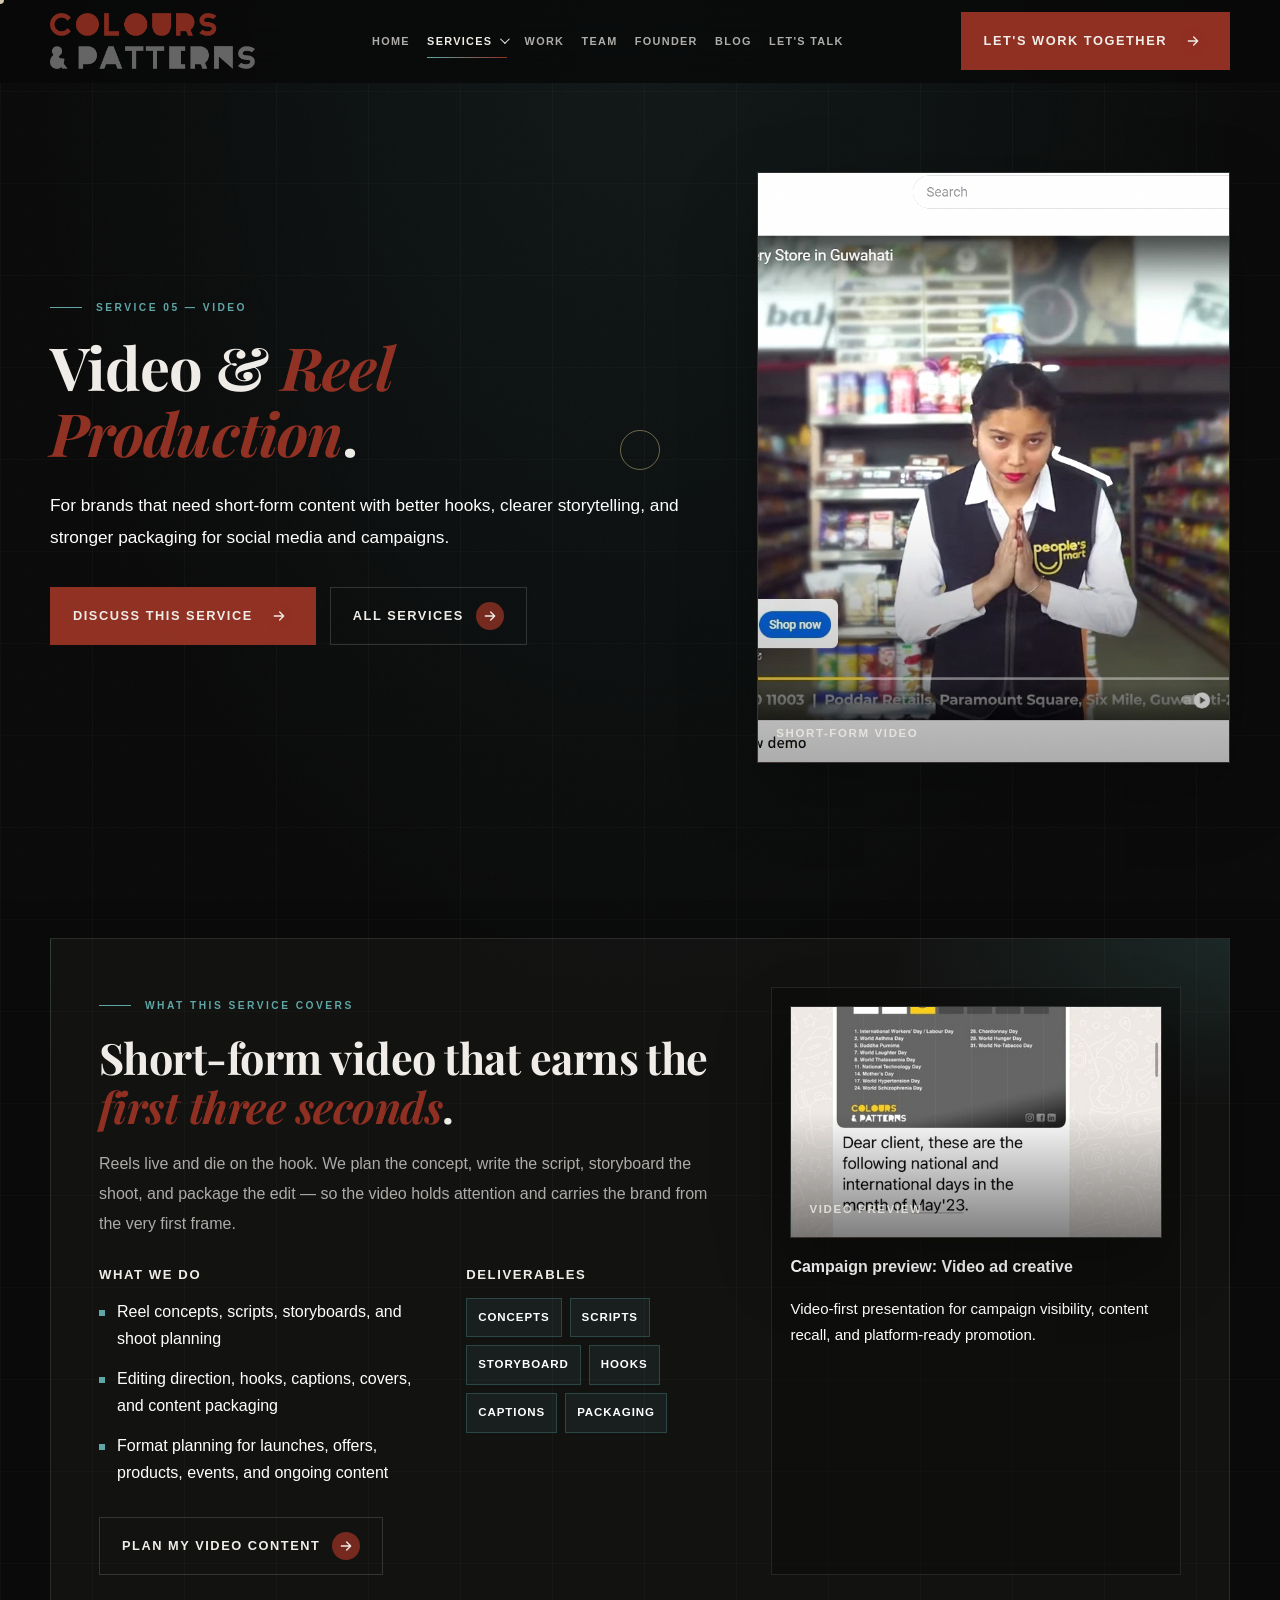
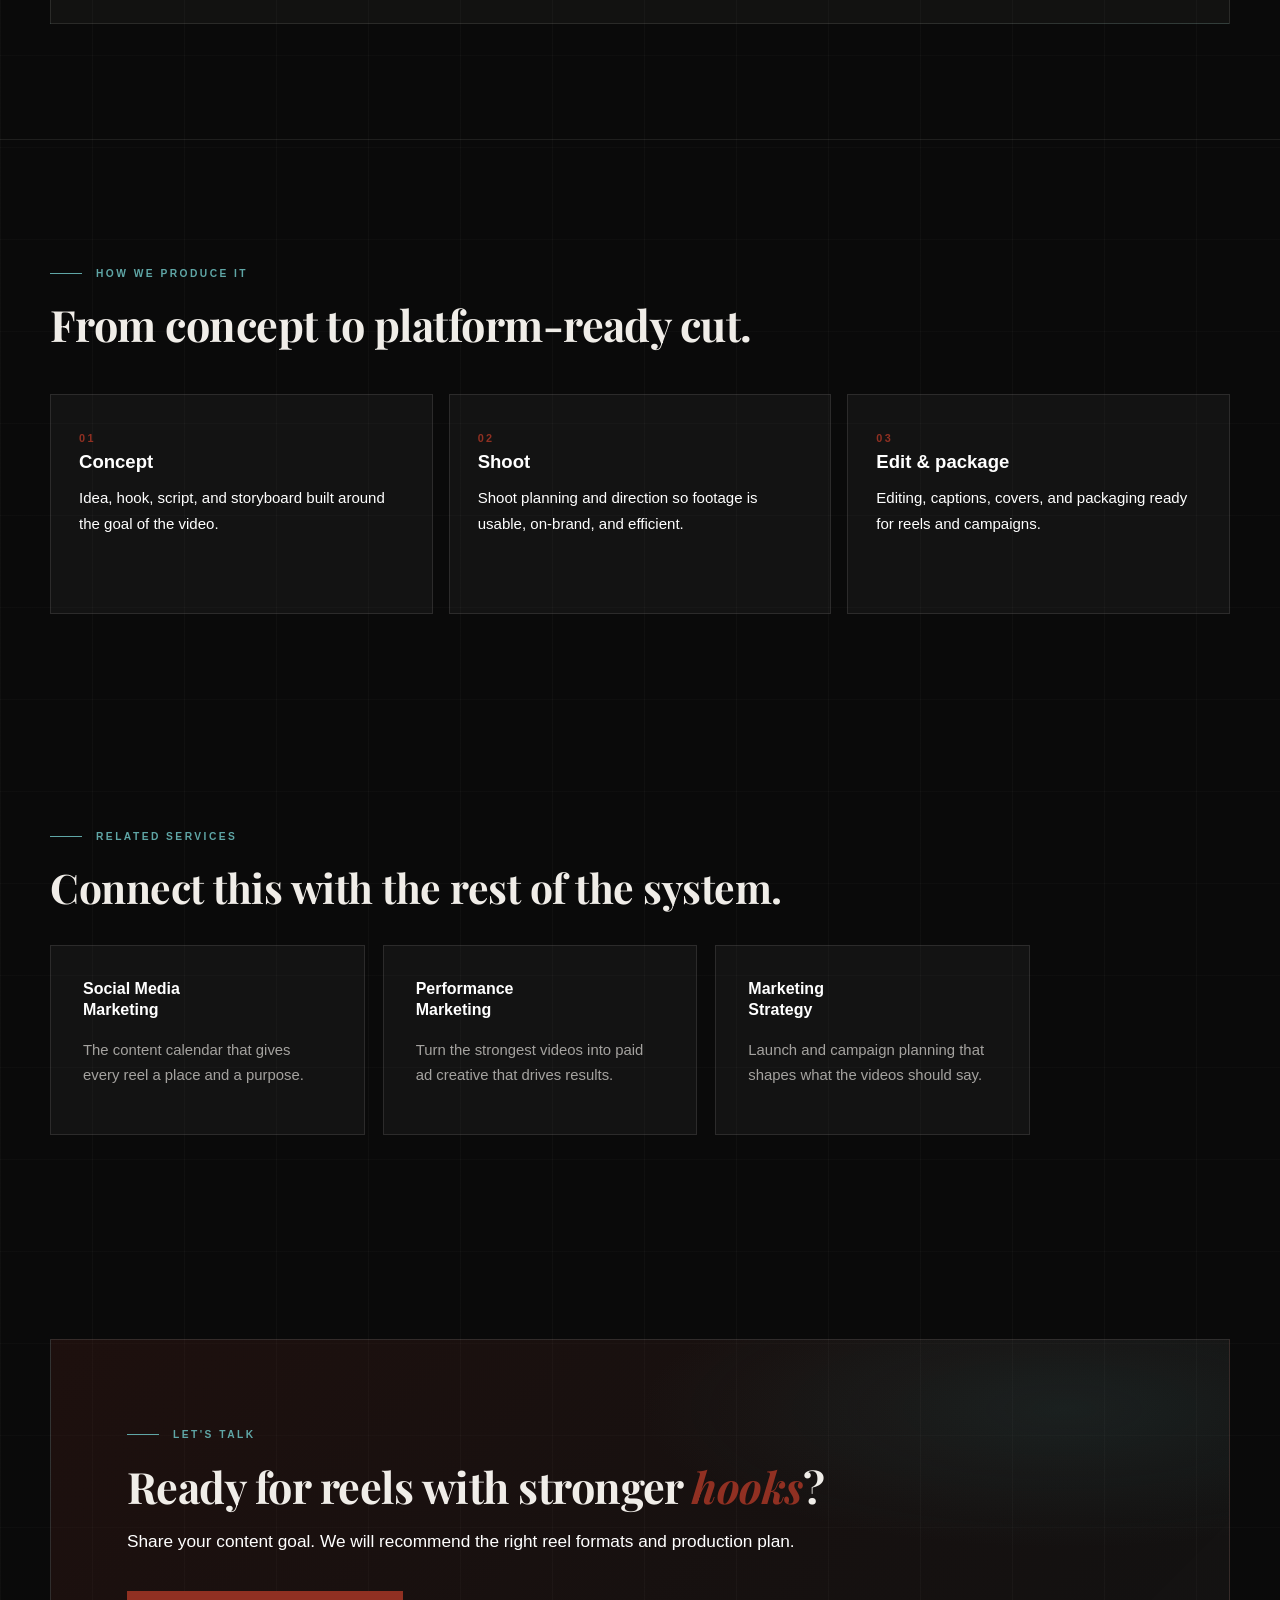
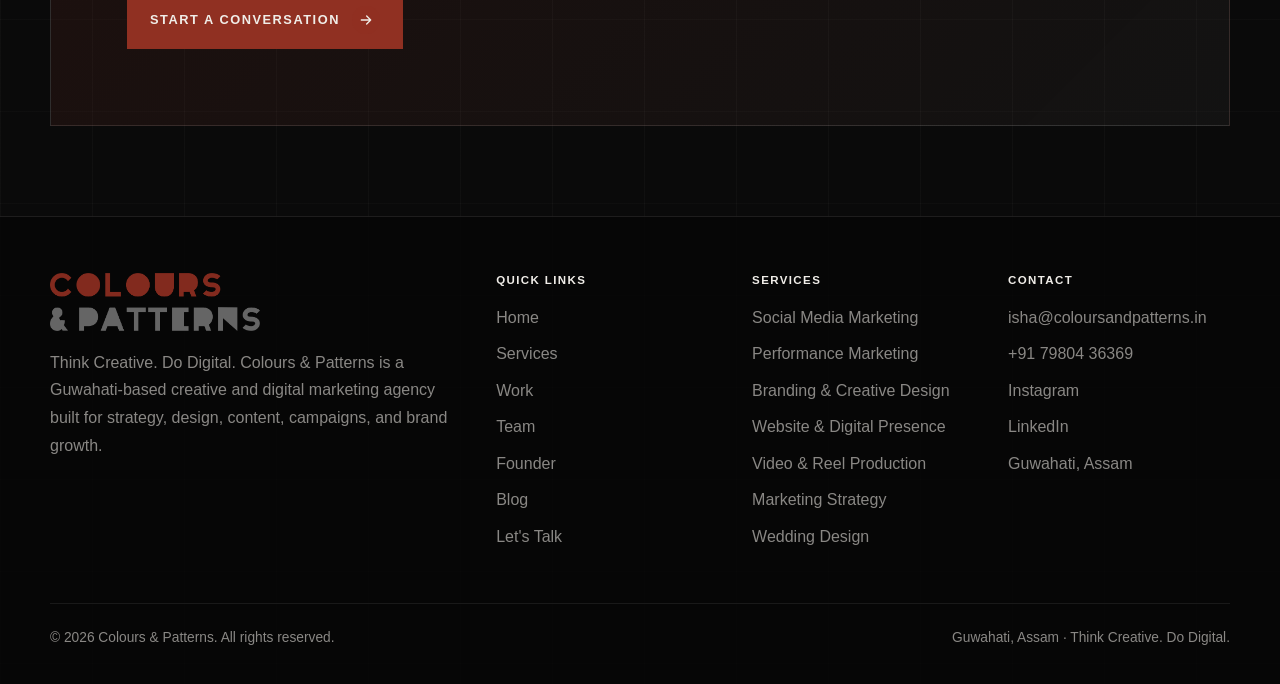
<file: video-and-reel-production.html>
﻿<!DOCTYPE html>
<html lang="en">
<head>
  <meta charset="UTF-8">
  <meta name="viewport" content="width=device-width, initial-scale=1.0">
  <title>Video & Reel Production | Colours & Patterns</title>
  <meta name="description" content="Video and reel production by Colours & Patterns — concepts, scripts, storyboards, shoot planning, hooks, captions, edits, and content packaging for social media and campaigns.">
  <meta name="theme-color" content="#0a0a0a">
  <link rel="preload" as="image" href="website/logo.png">
  <link rel="preconnect" href="https://fonts.googleapis.com">
  <link rel="preconnect" href="https://fonts.gstatic.com" crossorigin>
  <link href="https://fonts.googleapis.com/css2?family=Playfair+Display:ital,wght@0,500;0,600;0,700;0,800;0,900;1,400;1,500;1,700&display=swap" rel="stylesheet">
  <link rel="stylesheet" href="site-assets/styles.css">
  <noscript><style>.site-loader{display:none}</style></noscript>
</head>
<body data-page="services">
  <div class="scroll-progress" data-scroll-progress aria-hidden="true"></div>
  <a class="skip-link" href="#main">Skip to content</a>
  <div class="site-loader" data-site-loader role="status" aria-live="polite" aria-label="Loading Colours & Patterns">
    <div class="loader-inner">
      <img class="loader-logo" src="website/logo.png" alt="Colours & Patterns">
      <div class="loader-line" aria-hidden="true"><span class="loader-line-fill"></span></div>
      <div class="loader-foot">
        <span class="loader-count"><span data-loader-count>0</span><i>%</i></span>
        <span class="loader-tag">Think Creative. Do Digital.</span>
      </div>
    </div>
  </div>
  <div class="cursor-dot" aria-hidden="true"></div>
  <div class="cursor-ring" aria-hidden="true"></div>

  <header class="site-header" data-header>
    <div class="nav-wrap">
      <a class="brand" href="index.html" aria-label="Colours & Patterns home">
        <img class="brand-logo" src="website/logo.png" alt="Colours & Patterns">
      </a>
      <nav class="nav-links" aria-label="Primary navigation">
        <a href="index.html">Home</a>
        <div class="nav-dropdown" data-services-dropdown>
          <button class="nav-dropdown-toggle is-active" type="button" aria-expanded="false" aria-controls="services-menu" data-services-toggle>
            <span>Services</span><span class="nav-chevron" aria-hidden="true"></span>
          </button>
          <div class="nav-dropdown-menu" id="services-menu" role="menu" aria-label="Service pages">
            <a href="services.html" role="menuitem">All Services</a>
            <a href="social-media-marketing.html" role="menuitem">Social Media Marketing</a>
            <a href="performance-marketing.html" role="menuitem">Performance Marketing</a>
            <a href="branding-and-creative-design.html" role="menuitem">Branding &amp; Creative Design</a>
            <a href="website-and-digital-presence.html" role="menuitem">Website &amp; Digital Presence</a>
            <a class="is-active" href="video-and-reel-production.html" role="menuitem">Video &amp; Reel Production</a>
            <a href="marketing-strategy.html" role="menuitem">Marketing Strategy</a>
            <a href="wedding-design.html" role="menuitem">Wedding Design</a>
          </div>
        </div>
        <a href="results.html">Work</a>
        <a href="team.html">Team</a>
        <a href="founder.html">Founder</a>
        <a href="blog.html">Blog</a>
        <a href="lets-talk.html">Let's Talk</a>
      </nav>
      <div class="nav-actions">
        <a class="btn nav-cta primary" href="lets-talk.html"><span>Let's Work Together</span><span class="btn-icon" aria-hidden="true"><svg viewBox="0 0 24 24"><path d="M5 12h14M13 6l6 6-6 6" fill="none" stroke="currentColor" stroke-width="2" stroke-linecap="round" stroke-linejoin="round"/></svg></span></a>
        <button class="menu-toggle" type="button" aria-label="Open menu" aria-expanded="false" data-menu-toggle>
          <span></span><span></span><span></span>
        </button>
      </div>
    </div>
  </header>

  <main id="main">
    <section class="hero compact-hero" aria-labelledby="page-title">
      <div class="container hero-grid">
        <div class="reveal">
          <p class="eyebrow">Service 05 — Video</p>
          <h1 id="page-title">Video &amp; <em>Reel Production</em>.</h1>
          <p class="lead">For brands that need short-form content with better hooks, clearer storytelling, and stronger packaging for social media and campaigns.</p>
          <div class="hero-actions">
            <a class="btn primary" href="lets-talk.html"><span>Discuss This Service</span><span class="btn-icon" aria-hidden="true"><svg viewBox="0 0 24 24"><path d="M5 12h14M13 6l6 6-6 6" fill="none" stroke="currentColor" stroke-width="2" stroke-linecap="round" stroke-linejoin="round"/></svg></span></a>
            <a class="btn secondary" href="services.html"><span>All Services</span><span class="btn-icon" aria-hidden="true"><svg viewBox="0 0 24 24"><path d="M5 12h14M13 6l6 6-6 6" fill="none" stroke="currentColor" stroke-width="2" stroke-linecap="round" stroke-linejoin="round"/></svg></span></a>
          </div>
        </div>
        <div class="reveal">
          <figure class="image-frame hero-visual">
            <img src="site-assets/pdf-images/pdf-jpeg-035.jpg" alt="Video and reel production work by Colours and Patterns" loading="eager">
            <figcaption>Short-Form Video</figcaption>
          </figure>
        </div>
      </div>
    </section>

    <section class="section service-stack" aria-labelledby="detail-title">
      <div class="container">
        <article class="service-detail reveal">
          <div class="service-detail-grid">
            <div class="service-copy">
              <p class="section-kicker">What this service covers</p>
              <h2 id="detail-title">Short-form video that earns the <em>first three seconds</em>.</h2>
              <p>Reels live and die on the hook. We plan the concept, write the script, storyboard the shoot, and package the edit — so the video holds attention and carries the brand from the very first frame.</p>
              <div class="service-columns">
                <div><h3>What we do</h3><ul class="deliverable-list"><li>Reel concepts, scripts, storyboards, and shoot planning</li><li>Editing direction, hooks, captions, covers, and content packaging</li><li>Format planning for launches, offers, products, events, and ongoing content</li></ul></div>
                <div><h3>Deliverables</h3><ul class="pill-list"><li>Concepts</li><li>Scripts</li><li>Storyboard</li><li>Hooks</li><li>Captions</li><li>Packaging</li></ul></div>
              </div>
              <a class="btn secondary" href="lets-talk.html"><span>Plan My Video Content</span><span class="btn-icon" aria-hidden="true"><svg viewBox="0 0 24 24"><path d="M5 12h14M13 6l6 6-6 6" fill="none" stroke="currentColor" stroke-width="2" stroke-linecap="round" stroke-linejoin="round"/></svg></span></a>
            </div>
            <aside class="case-preview">
              <figure class="image-frame ratio-wide"><img src="site-assets/pdf-images/pdf-jpeg-015.jpg" alt="Video ad and reel content preview" loading="lazy"><figcaption>Video Preview</figcaption></figure>
              <h3>Campaign preview: Video ad creative</h3>
              <p>Video-first presentation for campaign visibility, content recall, and platform-ready promotion.</p>
            </aside>
          </div>
        </article>
      </div>
    </section>

    <section class="section section-divider" aria-labelledby="approach-title">
      <div class="container">
        <div class="section-head reveal">
          <p class="section-kicker">How we produce it</p>
          <h2 class="section-title" id="approach-title">From concept to platform-ready cut.</h2>
        </div>
        <div class="step-grid">
          <article class="process-card reveal"><span class="number">01</span><h3>Concept</h3><p>Idea, hook, script, and storyboard built around the goal of the video.</p></article>
          <article class="process-card reveal"><span class="number">02</span><h3>Shoot</h3><p>Shoot planning and direction so footage is usable, on-brand, and efficient.</p></article>
          <article class="process-card reveal"><span class="number">03</span><h3>Edit &amp; package</h3><p>Editing, captions, covers, and packaging ready for reels and campaigns.</p></article>
        </div>
      </div>
    </section>

    <section class="section related-services-section" aria-labelledby="related-title">
      <div class="container">
        <div class="section-head reveal">
          <p class="section-kicker">Related services</p>
          <h2 class="section-title" id="related-title">Connect this with the rest of the system.</h2>
        </div>
        <div class="link-grid">
          <a class="link-card reveal" href="social-media-marketing.html"><h3>Social Media Marketing</h3><p>The content calendar that gives every reel a place and a purpose.</p></a>
          <a class="link-card reveal" href="performance-marketing.html"><h3>Performance Marketing</h3><p>Turn the strongest videos into paid ad creative that drives results.</p></a>
          <a class="link-card reveal" href="marketing-strategy.html"><h3>Marketing Strategy</h3><p>Launch and campaign planning that shapes what the videos should say.</p></a>
        </div>
      </div>
    </section>

    <section class="section tight">
      <div class="container">
        <div class="cta-band reveal">
          <p class="section-kicker">Let's talk</p>
          <h2>Ready for reels with stronger <em>hooks</em>?</h2>
          <p class="section-lede">Share your content goal. We will recommend the right reel formats and production plan.</p>
          <div class="cta-actions"><a class="btn primary" href="lets-talk.html"><span>Start a Conversation</span><span class="btn-icon" aria-hidden="true"><svg viewBox="0 0 24 24"><path d="M5 12h14M13 6l6 6-6 6" fill="none" stroke="currentColor" stroke-width="2" stroke-linecap="round" stroke-linejoin="round"/></svg></span></a></div>
        </div>
      </div>
    </section>
  </main>

  <footer class="site-footer">
    <div class="container">
      <div class="footer-grid">
        <div>
          <img class="footer-logo" src="website/logo.png" alt="Colours & Patterns">
          <p>Think Creative. Do Digital. Colours & Patterns is a Guwahati-based creative and digital marketing agency built for strategy, design, content, campaigns, and brand growth.</p>
        </div>
        <div>
          <h3>Quick links</h3>
          <a href="index.html">Home</a>
          <a href="services.html">Services</a>
          <a href="results.html">Work</a>
          <a href="team.html">Team</a>
          <a href="founder.html">Founder</a>
        <a href="blog.html">Blog</a>
        <a href="lets-talk.html">Let's Talk</a>
        </div>
        <div>
          <h3>Services</h3>
          <a href="social-media-marketing.html">Social Media Marketing</a>
          <a href="performance-marketing.html">Performance Marketing</a>
          <a href="branding-and-creative-design.html">Branding &amp; Creative Design</a>
          <a href="website-and-digital-presence.html">Website &amp; Digital Presence</a>
          <a href="video-and-reel-production.html">Video &amp; Reel Production</a>
          <a href="marketing-strategy.html">Marketing Strategy</a>
          <a href="wedding-design.html">Wedding Design</a>
        </div>
        <div>
          <h3>Contact</h3>
          <a href="mailto:isha@coloursandpatterns.in">isha@coloursandpatterns.in</a>
          <a href="tel:+917980436369">+91 79804 36369</a>
          <a href="https://www.instagram.com/coloursandpatterns_/" target="_blank" rel="noopener">Instagram</a>
          <a href="https://www.linkedin.com/company/coloursandpatternsghy/" target="_blank" rel="noopener">LinkedIn</a>
          <p>Guwahati, Assam</p>
        </div>
      </div>
      <div class="footer-bottom">
        <span>&copy; <span data-year></span> Colours & Patterns. All rights reserved.</span>
        <span>Guwahati, Assam &middot; Think Creative. Do Digital.</span>
      </div>
    </div>
  </footer>
  <script src="site-assets/app.js"></script>
</body>
</html>
</file>
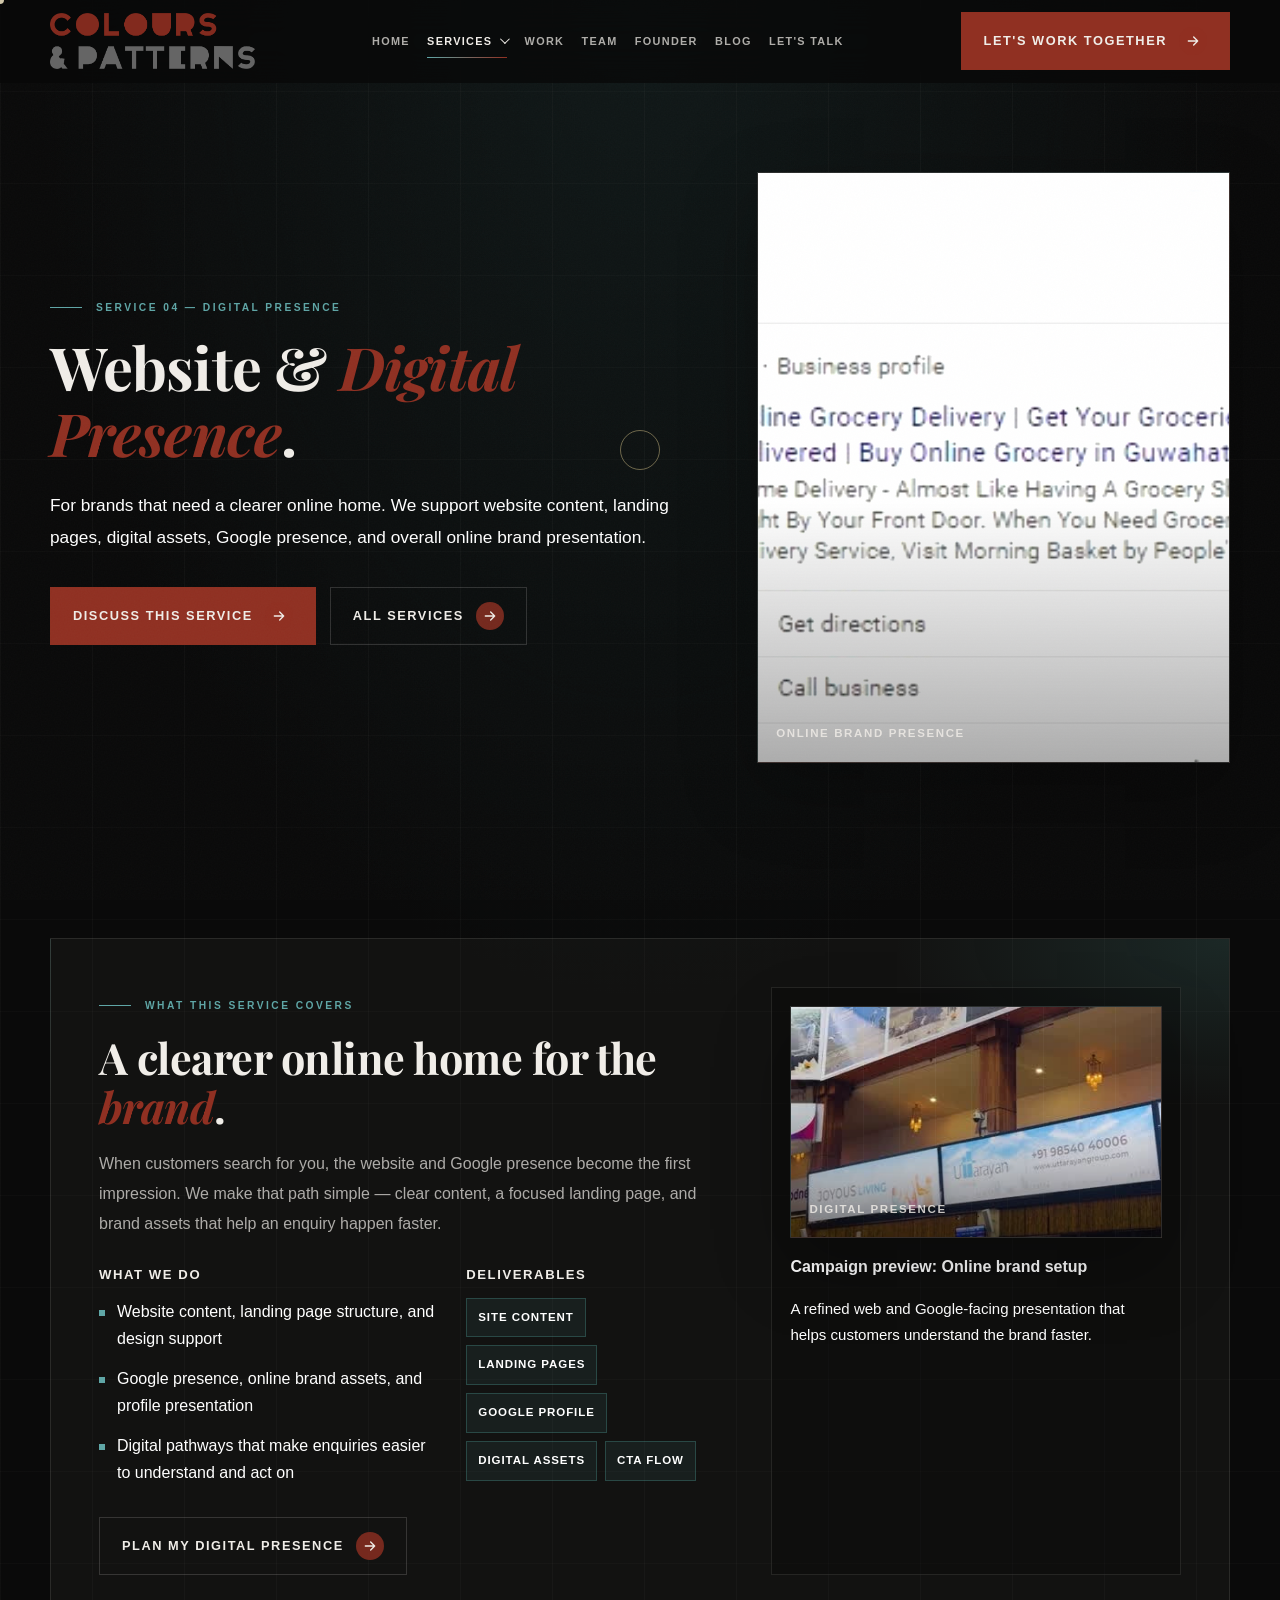
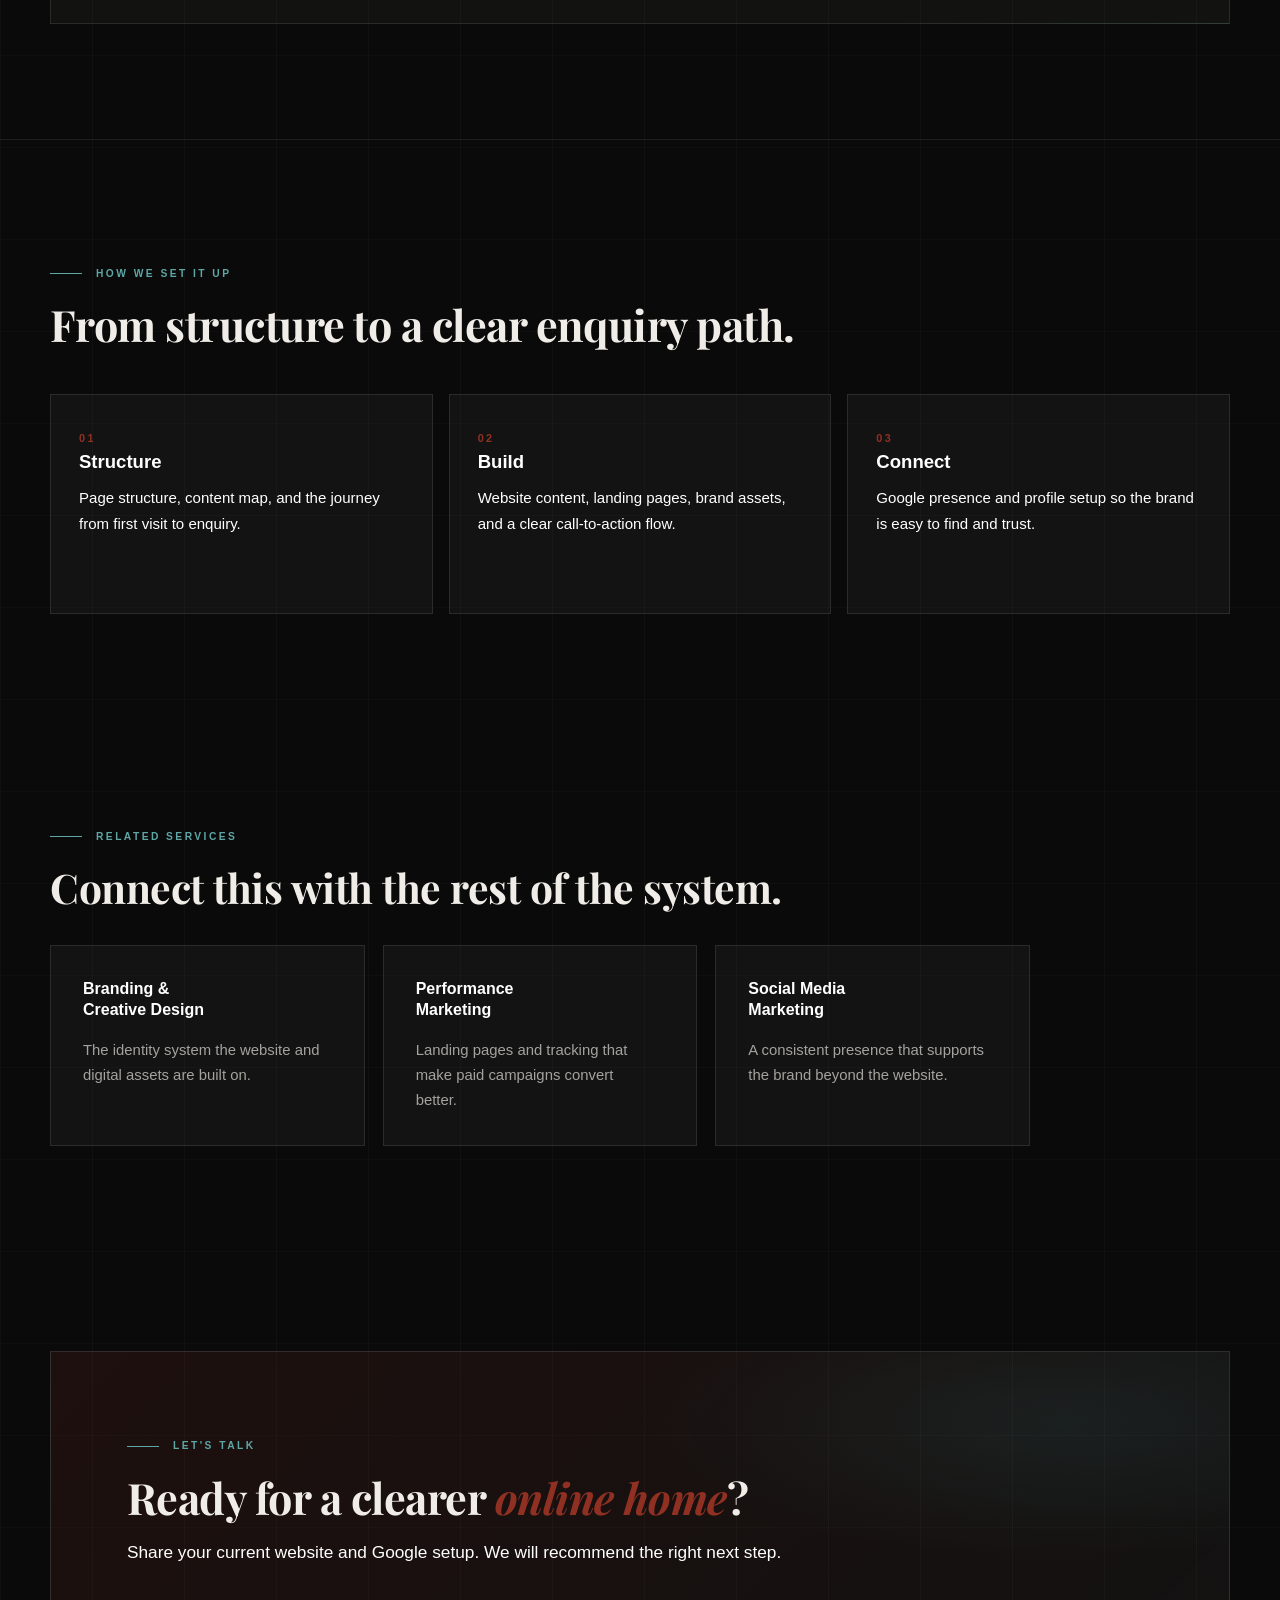
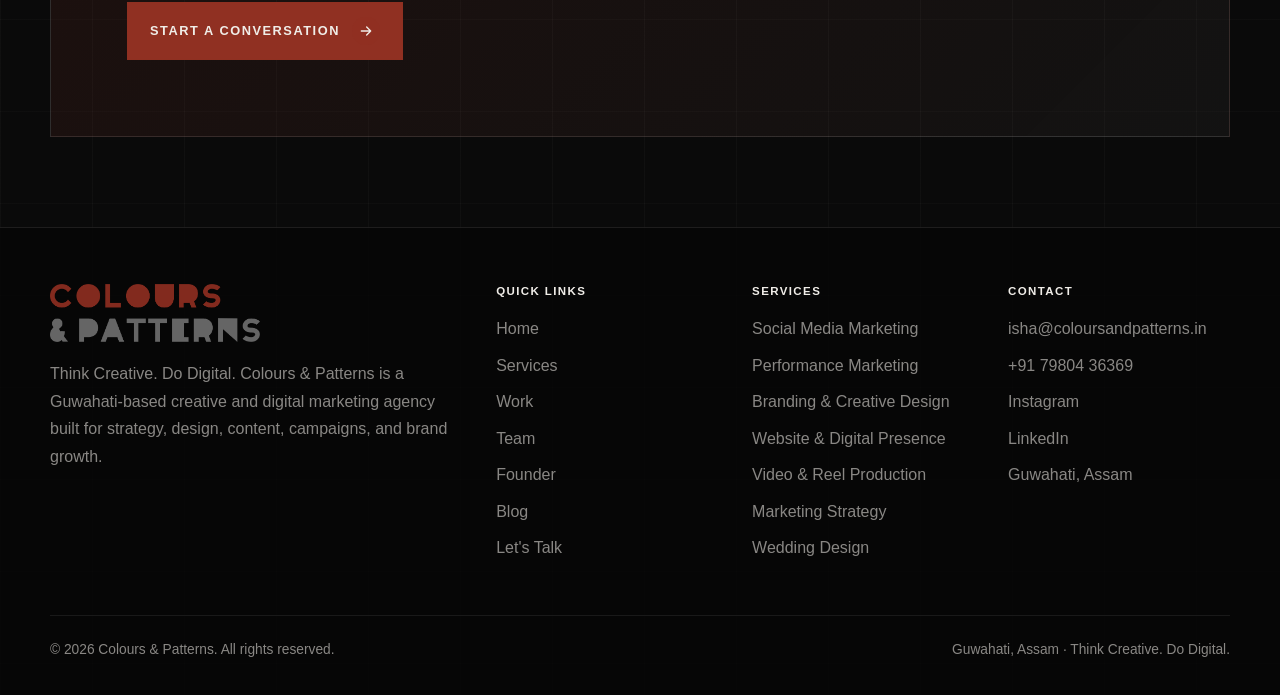
<file: website-and-digital-presence.html>
﻿<!DOCTYPE html>
<html lang="en">
<head>
  <meta charset="UTF-8">
  <meta name="viewport" content="width=device-width, initial-scale=1.0">
  <title>Website & Digital Presence | Colours & Patterns</title>
  <meta name="description" content="Website and digital presence by Colours & Patterns — website content, landing pages, Google presence, online brand assets, and clear digital brand presentation.">
  <meta name="theme-color" content="#0a0a0a">
  <link rel="preload" as="image" href="website/logo.png">
  <link rel="preconnect" href="https://fonts.googleapis.com">
  <link rel="preconnect" href="https://fonts.gstatic.com" crossorigin>
  <link href="https://fonts.googleapis.com/css2?family=Playfair+Display:ital,wght@0,500;0,600;0,700;0,800;0,900;1,400;1,500;1,700&display=swap" rel="stylesheet">
  <link rel="stylesheet" href="site-assets/styles.css">
  <noscript><style>.site-loader{display:none}</style></noscript>
</head>
<body data-page="services">
  <div class="scroll-progress" data-scroll-progress aria-hidden="true"></div>
  <a class="skip-link" href="#main">Skip to content</a>
  <div class="site-loader" data-site-loader role="status" aria-live="polite" aria-label="Loading Colours & Patterns">
    <div class="loader-inner">
      <img class="loader-logo" src="website/logo.png" alt="Colours & Patterns">
      <div class="loader-line" aria-hidden="true"><span class="loader-line-fill"></span></div>
      <div class="loader-foot">
        <span class="loader-count"><span data-loader-count>0</span><i>%</i></span>
        <span class="loader-tag">Think Creative. Do Digital.</span>
      </div>
    </div>
  </div>
  <div class="cursor-dot" aria-hidden="true"></div>
  <div class="cursor-ring" aria-hidden="true"></div>

  <header class="site-header" data-header>
    <div class="nav-wrap">
      <a class="brand" href="index.html" aria-label="Colours & Patterns home">
        <img class="brand-logo" src="website/logo.png" alt="Colours & Patterns">
      </a>
      <nav class="nav-links" aria-label="Primary navigation">
        <a href="index.html">Home</a>
        <div class="nav-dropdown" data-services-dropdown>
          <button class="nav-dropdown-toggle is-active" type="button" aria-expanded="false" aria-controls="services-menu" data-services-toggle>
            <span>Services</span><span class="nav-chevron" aria-hidden="true"></span>
          </button>
          <div class="nav-dropdown-menu" id="services-menu" role="menu" aria-label="Service pages">
            <a href="services.html" role="menuitem">All Services</a>
            <a href="social-media-marketing.html" role="menuitem">Social Media Marketing</a>
            <a href="performance-marketing.html" role="menuitem">Performance Marketing</a>
            <a href="branding-and-creative-design.html" role="menuitem">Branding &amp; Creative Design</a>
            <a class="is-active" href="website-and-digital-presence.html" role="menuitem">Website &amp; Digital Presence</a>
            <a href="video-and-reel-production.html" role="menuitem">Video &amp; Reel Production</a>
            <a href="marketing-strategy.html" role="menuitem">Marketing Strategy</a>
            <a href="wedding-design.html" role="menuitem">Wedding Design</a>
          </div>
        </div>
        <a href="results.html">Work</a>
        <a href="team.html">Team</a>
        <a href="founder.html">Founder</a>
        <a href="blog.html">Blog</a>
        <a href="lets-talk.html">Let's Talk</a>
      </nav>
      <div class="nav-actions">
        <a class="btn nav-cta primary" href="lets-talk.html"><span>Let's Work Together</span><span class="btn-icon" aria-hidden="true"><svg viewBox="0 0 24 24"><path d="M5 12h14M13 6l6 6-6 6" fill="none" stroke="currentColor" stroke-width="2" stroke-linecap="round" stroke-linejoin="round"/></svg></span></a>
        <button class="menu-toggle" type="button" aria-label="Open menu" aria-expanded="false" data-menu-toggle>
          <span></span><span></span><span></span>
        </button>
      </div>
    </div>
  </header>

  <main id="main">
    <section class="hero compact-hero" aria-labelledby="page-title">
      <div class="container hero-grid">
        <div class="reveal">
          <p class="eyebrow">Service 04 — Digital Presence</p>
          <h1 id="page-title">Website &amp; <em>Digital Presence</em>.</h1>
          <p class="lead">For brands that need a clearer online home. We support website content, landing pages, digital assets, Google presence, and overall online brand presentation.</p>
          <div class="hero-actions">
            <a class="btn primary" href="lets-talk.html"><span>Discuss This Service</span><span class="btn-icon" aria-hidden="true"><svg viewBox="0 0 24 24"><path d="M5 12h14M13 6l6 6-6 6" fill="none" stroke="currentColor" stroke-width="2" stroke-linecap="round" stroke-linejoin="round"/></svg></span></a>
            <a class="btn secondary" href="services.html"><span>All Services</span><span class="btn-icon" aria-hidden="true"><svg viewBox="0 0 24 24"><path d="M5 12h14M13 6l6 6-6 6" fill="none" stroke="currentColor" stroke-width="2" stroke-linecap="round" stroke-linejoin="round"/></svg></span></a>
          </div>
        </div>
        <div class="reveal">
          <figure class="image-frame hero-visual">
            <img src="site-assets/pdf-images/pdf-jpeg-031.jpg" alt="Website and Google presence work by Colours and Patterns" loading="eager">
            <figcaption>Online Brand Presence</figcaption>
          </figure>
        </div>
      </div>
    </section>

    <section class="section service-stack" aria-labelledby="detail-title">
      <div class="container">
        <article class="service-detail reveal">
          <div class="service-detail-grid">
            <div class="service-copy">
              <p class="section-kicker">What this service covers</p>
              <h2 id="detail-title">A clearer online home for the <em>brand</em>.</h2>
              <p>When customers search for you, the website and Google presence become the first impression. We make that path simple — clear content, a focused landing page, and brand assets that help an enquiry happen faster.</p>
              <div class="service-columns">
                <div><h3>What we do</h3><ul class="deliverable-list"><li>Website content, landing page structure, and design support</li><li>Google presence, online brand assets, and profile presentation</li><li>Digital pathways that make enquiries easier to understand and act on</li></ul></div>
                <div><h3>Deliverables</h3><ul class="pill-list"><li>Site content</li><li>Landing pages</li><li>Google profile</li><li>Digital assets</li><li>CTA flow</li></ul></div>
              </div>
              <a class="btn secondary" href="lets-talk.html"><span>Plan My Digital Presence</span><span class="btn-icon" aria-hidden="true"><svg viewBox="0 0 24 24"><path d="M5 12h14M13 6l6 6-6 6" fill="none" stroke="currentColor" stroke-width="2" stroke-linecap="round" stroke-linejoin="round"/></svg></span></a>
            </div>
            <aside class="case-preview">
              <figure class="image-frame ratio-wide"><img src="site-assets/pdf-images/pdf-jpeg-010.jpg" alt="Digital presence and online brand setup preview" loading="lazy"><figcaption>Digital Presence</figcaption></figure>
              <h3>Campaign preview: Online brand setup</h3>
              <p>A refined web and Google-facing presentation that helps customers understand the brand faster.</p>
            </aside>
          </div>
        </article>
      </div>
    </section>

    <section class="section section-divider" aria-labelledby="approach-title">
      <div class="container">
        <div class="section-head reveal">
          <p class="section-kicker">How we set it up</p>
          <h2 class="section-title" id="approach-title">From structure to a clear enquiry path.</h2>
        </div>
        <div class="step-grid">
          <article class="process-card reveal"><span class="number">01</span><h3>Structure</h3><p>Page structure, content map, and the journey from first visit to enquiry.</p></article>
          <article class="process-card reveal"><span class="number">02</span><h3>Build</h3><p>Website content, landing pages, brand assets, and a clear call-to-action flow.</p></article>
          <article class="process-card reveal"><span class="number">03</span><h3>Connect</h3><p>Google presence and profile setup so the brand is easy to find and trust.</p></article>
        </div>
      </div>
    </section>

    <section class="section related-services-section" aria-labelledby="related-title">
      <div class="container">
        <div class="section-head reveal">
          <p class="section-kicker">Related services</p>
          <h2 class="section-title" id="related-title">Connect this with the rest of the system.</h2>
        </div>
        <div class="link-grid">
          <a class="link-card reveal" href="branding-and-creative-design.html"><h3>Branding &amp; Creative Design</h3><p>The identity system the website and digital assets are built on.</p></a>
          <a class="link-card reveal" href="performance-marketing.html"><h3>Performance Marketing</h3><p>Landing pages and tracking that make paid campaigns convert better.</p></a>
          <a class="link-card reveal" href="social-media-marketing.html"><h3>Social Media Marketing</h3><p>A consistent presence that supports the brand beyond the website.</p></a>
        </div>
      </div>
    </section>

    <section class="section tight">
      <div class="container">
        <div class="cta-band reveal">
          <p class="section-kicker">Let's talk</p>
          <h2>Ready for a clearer <em>online home</em>?</h2>
          <p class="section-lede">Share your current website and Google setup. We will recommend the right next step.</p>
          <div class="cta-actions"><a class="btn primary" href="lets-talk.html"><span>Start a Conversation</span><span class="btn-icon" aria-hidden="true"><svg viewBox="0 0 24 24"><path d="M5 12h14M13 6l6 6-6 6" fill="none" stroke="currentColor" stroke-width="2" stroke-linecap="round" stroke-linejoin="round"/></svg></span></a></div>
        </div>
      </div>
    </section>
  </main>

  <footer class="site-footer">
    <div class="container">
      <div class="footer-grid">
        <div>
          <img class="footer-logo" src="website/logo.png" alt="Colours & Patterns">
          <p>Think Creative. Do Digital. Colours & Patterns is a Guwahati-based creative and digital marketing agency built for strategy, design, content, campaigns, and brand growth.</p>
        </div>
        <div>
          <h3>Quick links</h3>
          <a href="index.html">Home</a>
          <a href="services.html">Services</a>
          <a href="results.html">Work</a>
          <a href="team.html">Team</a>
          <a href="founder.html">Founder</a>
        <a href="blog.html">Blog</a>
        <a href="lets-talk.html">Let's Talk</a>
        </div>
        <div>
          <h3>Services</h3>
          <a href="social-media-marketing.html">Social Media Marketing</a>
          <a href="performance-marketing.html">Performance Marketing</a>
          <a href="branding-and-creative-design.html">Branding &amp; Creative Design</a>
          <a href="website-and-digital-presence.html">Website &amp; Digital Presence</a>
          <a href="video-and-reel-production.html">Video &amp; Reel Production</a>
          <a href="marketing-strategy.html">Marketing Strategy</a>
          <a href="wedding-design.html">Wedding Design</a>
        </div>
        <div>
          <h3>Contact</h3>
          <a href="mailto:isha@coloursandpatterns.in">isha@coloursandpatterns.in</a>
          <a href="tel:+917980436369">+91 79804 36369</a>
          <a href="https://www.instagram.com/coloursandpatterns_/" target="_blank" rel="noopener">Instagram</a>
          <a href="https://www.linkedin.com/company/coloursandpatternsghy/" target="_blank" rel="noopener">LinkedIn</a>
          <p>Guwahati, Assam</p>
        </div>
      </div>
      <div class="footer-bottom">
        <span>&copy; <span data-year></span> Colours & Patterns. All rights reserved.</span>
        <span>Guwahati, Assam &middot; Think Creative. Do Digital.</span>
      </div>
    </div>
  </footer>
  <script src="site-assets/app.js"></script>
</body>
</html>
</file>
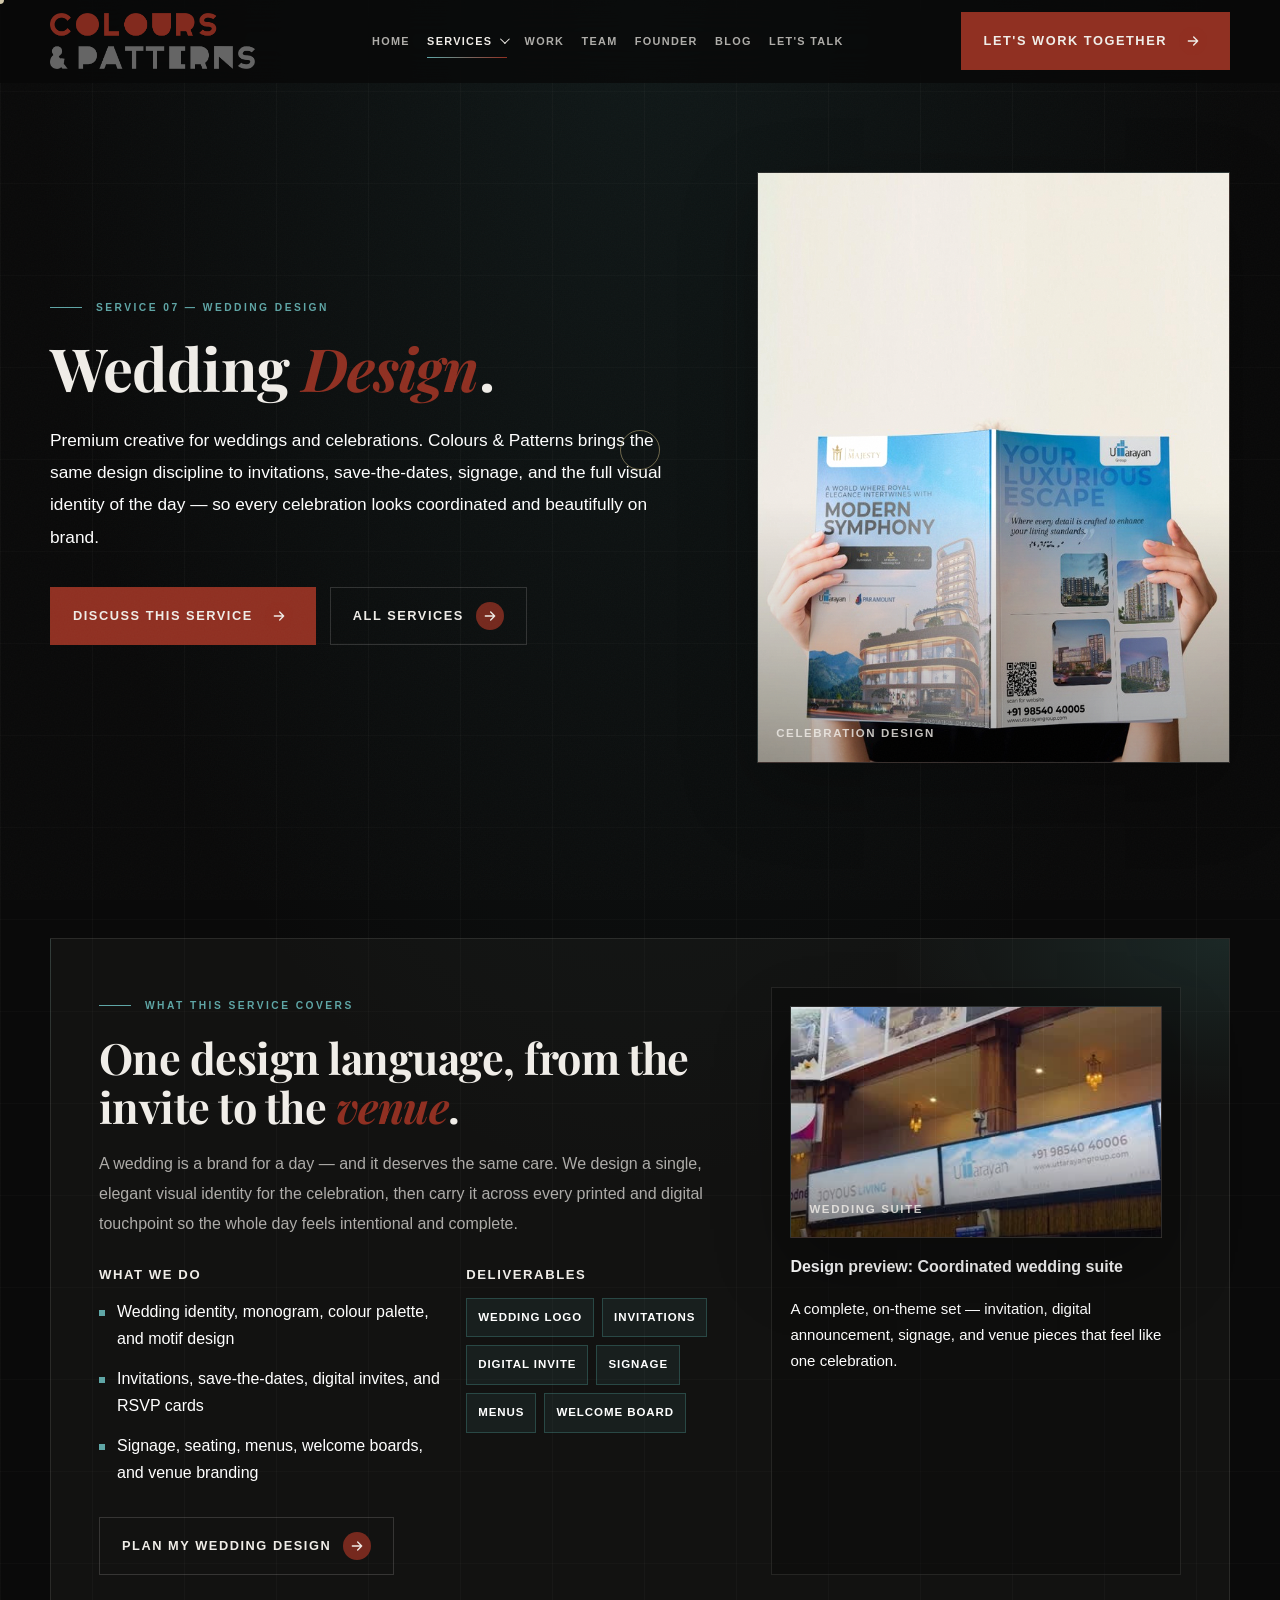
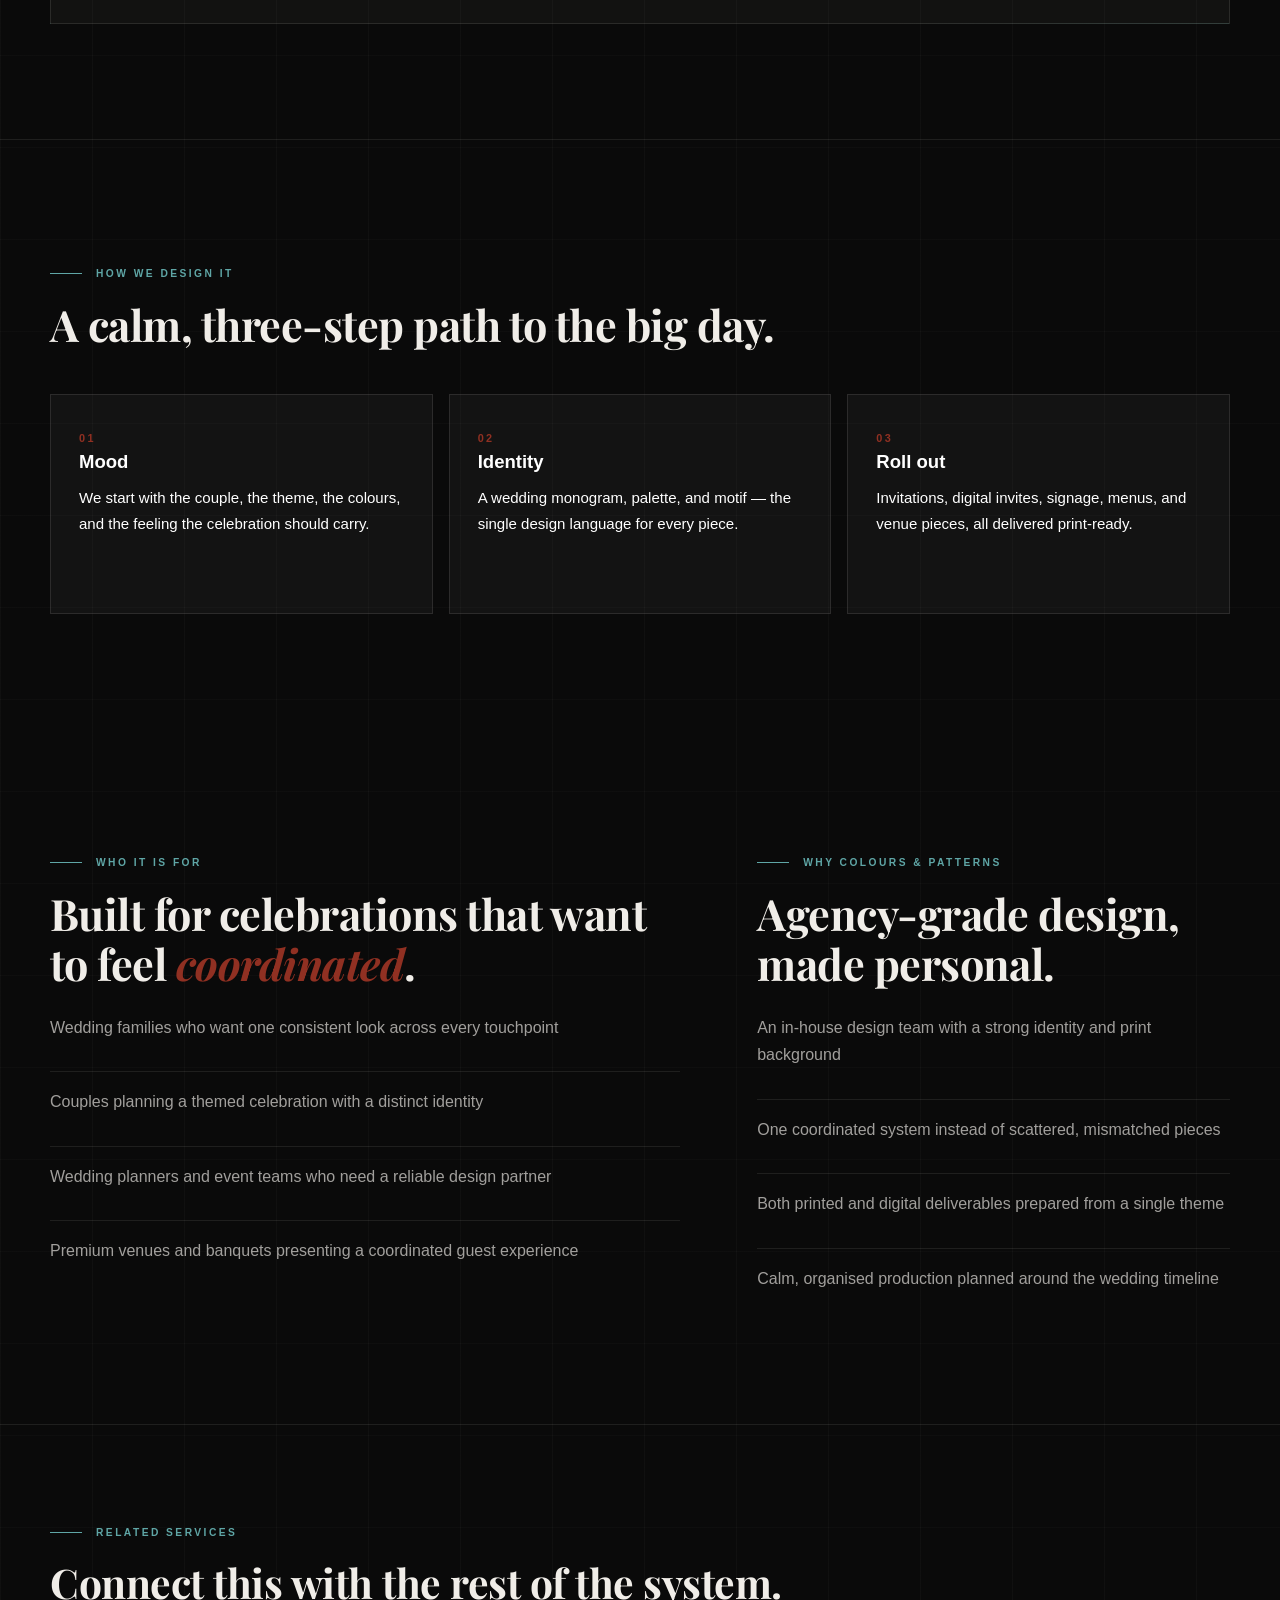
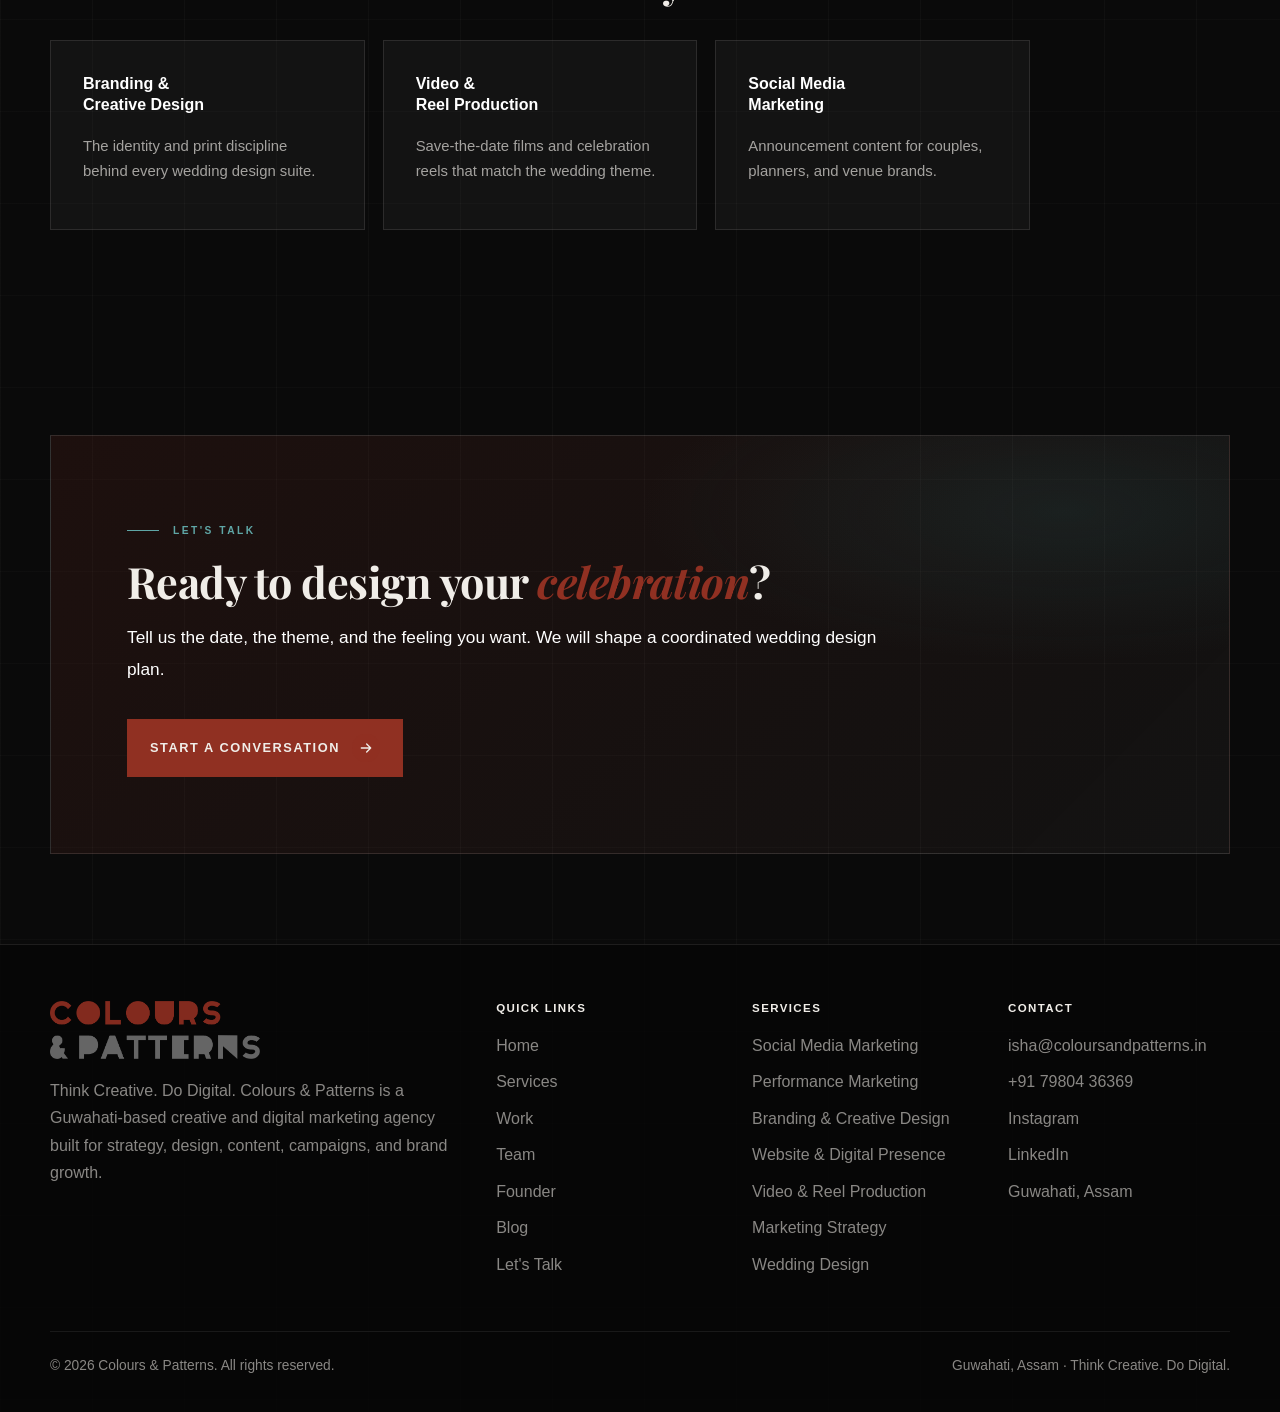
<file: wedding-design.html>
﻿<!DOCTYPE html>
<html lang="en">
<head>
  <meta charset="UTF-8">
  <meta name="viewport" content="width=device-width, initial-scale=1.0">
  <title>Wedding Design | Colours & Patterns</title>
  <meta name="description" content="Wedding design by Colours & Patterns — wedding identity, invitations, save-the-dates, digital invites, signage, menus, and a fully coordinated celebration design system.">
  <meta name="theme-color" content="#0a0a0a">
  <link rel="preload" as="image" href="website/logo.png">
  <link rel="preconnect" href="https://fonts.googleapis.com">
  <link rel="preconnect" href="https://fonts.gstatic.com" crossorigin>
  <link href="https://fonts.googleapis.com/css2?family=Playfair+Display:ital,wght@0,500;0,600;0,700;0,800;0,900;1,400;1,500;1,700&display=swap" rel="stylesheet">
  <link rel="stylesheet" href="site-assets/styles.css">
  <noscript><style>.site-loader{display:none}</style></noscript>
</head>
<body data-page="services">
  <div class="scroll-progress" data-scroll-progress aria-hidden="true"></div>
  <a class="skip-link" href="#main">Skip to content</a>
  <div class="site-loader" data-site-loader role="status" aria-live="polite" aria-label="Loading Colours & Patterns">
    <div class="loader-inner">
      <img class="loader-logo" src="website/logo.png" alt="Colours & Patterns">
      <div class="loader-line" aria-hidden="true"><span class="loader-line-fill"></span></div>
      <div class="loader-foot">
        <span class="loader-count"><span data-loader-count>0</span><i>%</i></span>
        <span class="loader-tag">Think Creative. Do Digital.</span>
      </div>
    </div>
  </div>
  <div class="cursor-dot" aria-hidden="true"></div>
  <div class="cursor-ring" aria-hidden="true"></div>

  <header class="site-header" data-header>
    <div class="nav-wrap">
      <a class="brand" href="index.html" aria-label="Colours & Patterns home">
        <img class="brand-logo" src="website/logo.png" alt="Colours & Patterns">
      </a>
      <nav class="nav-links" aria-label="Primary navigation">
        <a href="index.html">Home</a>
        <div class="nav-dropdown" data-services-dropdown>
          <button class="nav-dropdown-toggle is-active" type="button" aria-expanded="false" aria-controls="services-menu" data-services-toggle>
            <span>Services</span><span class="nav-chevron" aria-hidden="true"></span>
          </button>
          <div class="nav-dropdown-menu" id="services-menu" role="menu" aria-label="Service pages">
            <a href="services.html" role="menuitem">All Services</a>
            <a href="social-media-marketing.html" role="menuitem">Social Media Marketing</a>
            <a href="performance-marketing.html" role="menuitem">Performance Marketing</a>
            <a href="branding-and-creative-design.html" role="menuitem">Branding &amp; Creative Design</a>
            <a href="website-and-digital-presence.html" role="menuitem">Website &amp; Digital Presence</a>
            <a href="video-and-reel-production.html" role="menuitem">Video &amp; Reel Production</a>
            <a href="marketing-strategy.html" role="menuitem">Marketing Strategy</a>
            <a class="is-active" href="wedding-design.html" role="menuitem">Wedding Design</a>
          </div>
        </div>
        <a href="results.html">Work</a>
        <a href="team.html">Team</a>
        <a href="founder.html">Founder</a>
        <a href="blog.html">Blog</a>
        <a href="lets-talk.html">Let's Talk</a>
      </nav>
      <div class="nav-actions">
        <a class="btn nav-cta primary" href="lets-talk.html"><span>Let's Work Together</span><span class="btn-icon" aria-hidden="true"><svg viewBox="0 0 24 24"><path d="M5 12h14M13 6l6 6-6 6" fill="none" stroke="currentColor" stroke-width="2" stroke-linecap="round" stroke-linejoin="round"/></svg></span></a>
        <button class="menu-toggle" type="button" aria-label="Open menu" aria-expanded="false" data-menu-toggle>
          <span></span><span></span><span></span>
        </button>
      </div>
    </div>
  </header>

  <main id="main">
    <section class="hero compact-hero" aria-labelledby="page-title">
      <div class="container hero-grid">
        <div class="reveal">
          <p class="eyebrow">Service 07 — Wedding Design</p>
          <h1 id="page-title">Wedding <em>Design</em>.</h1>
          <p class="lead">Premium creative for weddings and celebrations. Colours & Patterns brings the same design discipline to invitations, save-the-dates, signage, and the full visual identity of the day — so every celebration looks coordinated and beautifully on brand.</p>
          <div class="hero-actions">
            <a class="btn primary" href="lets-talk.html"><span>Discuss This Service</span><span class="btn-icon" aria-hidden="true"><svg viewBox="0 0 24 24"><path d="M5 12h14M13 6l6 6-6 6" fill="none" stroke="currentColor" stroke-width="2" stroke-linecap="round" stroke-linejoin="round"/></svg></span></a>
            <a class="btn secondary" href="services.html"><span>All Services</span><span class="btn-icon" aria-hidden="true"><svg viewBox="0 0 24 24"><path d="M5 12h14M13 6l6 6-6 6" fill="none" stroke="currentColor" stroke-width="2" stroke-linecap="round" stroke-linejoin="round"/></svg></span></a>
          </div>
        </div>
        <div class="reveal">
          <figure class="image-frame hero-visual">
            <img src="site-assets/pdf-images/pdf-jpeg-009.jpg" alt="Wedding design and celebration creative by Colours and Patterns" loading="eager">
            <figcaption>Celebration Design</figcaption>
          </figure>
        </div>
      </div>
    </section>

    <section class="section service-stack" aria-labelledby="detail-title">
      <div class="container">
        <article class="service-detail reveal">
          <div class="service-detail-grid">
            <div class="service-copy">
              <p class="section-kicker">What this service covers</p>
              <h2 id="detail-title">One design language, from the invite to the <em>venue</em>.</h2>
              <p>A wedding is a brand for a day — and it deserves the same care. We design a single, elegant visual identity for the celebration, then carry it across every printed and digital touchpoint so the whole day feels intentional and complete.</p>
              <div class="service-columns">
                <div><h3>What we do</h3><ul class="deliverable-list"><li>Wedding identity, monogram, colour palette, and motif design</li><li>Invitations, save-the-dates, digital invites, and RSVP cards</li><li>Signage, seating, menus, welcome boards, and venue branding</li></ul></div>
                <div><h3>Deliverables</h3><ul class="pill-list"><li>Wedding logo</li><li>Invitations</li><li>Digital invite</li><li>Signage</li><li>Menus</li><li>Welcome board</li></ul></div>
              </div>
              <a class="btn secondary" href="lets-talk.html"><span>Plan My Wedding Design</span><span class="btn-icon" aria-hidden="true"><svg viewBox="0 0 24 24"><path d="M5 12h14M13 6l6 6-6 6" fill="none" stroke="currentColor" stroke-width="2" stroke-linecap="round" stroke-linejoin="round"/></svg></span></a>
            </div>
            <aside class="case-preview">
              <figure class="image-frame ratio-wide"><img src="site-assets/pdf-images/pdf-jpeg-010.jpg" alt="Wedding invitation and celebration design preview" loading="lazy"><figcaption>Wedding Suite</figcaption></figure>
              <h3>Design preview: Coordinated wedding suite</h3>
              <p>A complete, on-theme set — invitation, digital announcement, signage, and venue pieces that feel like one celebration.</p>
            </aside>
          </div>
        </article>
      </div>
    </section>

    <section class="section section-divider" aria-labelledby="approach-title">
      <div class="container">
        <div class="section-head reveal">
          <p class="section-kicker">How we design it</p>
          <h2 class="section-title" id="approach-title">A calm, three-step path to the big day.</h2>
        </div>
        <div class="step-grid">
          <article class="process-card reveal"><span class="number">01</span><h3>Mood</h3><p>We start with the couple, the theme, the colours, and the feeling the celebration should carry.</p></article>
          <article class="process-card reveal"><span class="number">02</span><h3>Identity</h3><p>A wedding monogram, palette, and motif — the single design language for every piece.</p></article>
          <article class="process-card reveal"><span class="number">03</span><h3>Roll out</h3><p>Invitations, digital invites, signage, menus, and venue pieces, all delivered print-ready.</p></article>
        </div>
      </div>
    </section>

    <section class="section" aria-labelledby="audience-title">
      <div class="container split-grid">
        <div class="reveal">
          <p class="section-kicker">Who it is for</p>
          <h2 class="section-title" id="audience-title">Built for celebrations that want to feel <em>coordinated</em>.</h2>
          <ul class="about-list">
            <li>Wedding families who want one consistent look across every touchpoint</li>
            <li>Couples planning a themed celebration with a distinct identity</li>
            <li>Wedding planners and event teams who need a reliable design partner</li>
            <li>Premium venues and banquets presenting a coordinated guest experience</li>
          </ul>
        </div>
        <div class="reveal">
          <p class="section-kicker">Why Colours &amp; Patterns</p>
          <h2 class="section-title">Agency-grade design, made personal.</h2>
          <ul class="about-list">
            <li>An in-house design team with a strong identity and print background</li>
            <li>One coordinated system instead of scattered, mismatched pieces</li>
            <li>Both printed and digital deliverables prepared from a single theme</li>
            <li>Calm, organised production planned around the wedding timeline</li>
          </ul>
        </div>
      </div>
    </section>

    <section class="section section-divider related-services-section" aria-labelledby="related-title">
      <div class="container">
        <div class="section-head reveal">
          <p class="section-kicker">Related services</p>
          <h2 class="section-title" id="related-title">Connect this with the rest of the system.</h2>
        </div>
        <div class="link-grid">
          <a class="link-card reveal" href="branding-and-creative-design.html"><h3>Branding &amp; Creative Design</h3><p>The identity and print discipline behind every wedding design suite.</p></a>
          <a class="link-card reveal" href="video-and-reel-production.html"><h3>Video &amp; Reel Production</h3><p>Save-the-date films and celebration reels that match the wedding theme.</p></a>
          <a class="link-card reveal" href="social-media-marketing.html"><h3>Social Media Marketing</h3><p>Announcement content for couples, planners, and venue brands.</p></a>
        </div>
      </div>
    </section>

    <section class="section tight">
      <div class="container">
        <div class="cta-band reveal">
          <p class="section-kicker">Let's talk</p>
          <h2>Ready to design your <em>celebration</em>?</h2>
          <p class="section-lede">Tell us the date, the theme, and the feeling you want. We will shape a coordinated wedding design plan.</p>
          <div class="cta-actions"><a class="btn primary" href="lets-talk.html"><span>Start a Conversation</span><span class="btn-icon" aria-hidden="true"><svg viewBox="0 0 24 24"><path d="M5 12h14M13 6l6 6-6 6" fill="none" stroke="currentColor" stroke-width="2" stroke-linecap="round" stroke-linejoin="round"/></svg></span></a></div>
        </div>
      </div>
    </section>
  </main>

  <footer class="site-footer">
    <div class="container">
      <div class="footer-grid">
        <div>
          <img class="footer-logo" src="website/logo.png" alt="Colours & Patterns">
          <p>Think Creative. Do Digital. Colours & Patterns is a Guwahati-based creative and digital marketing agency built for strategy, design, content, campaigns, and brand growth.</p>
        </div>
        <div>
          <h3>Quick links</h3>
          <a href="index.html">Home</a>
          <a href="services.html">Services</a>
          <a href="results.html">Work</a>
          <a href="team.html">Team</a>
          <a href="founder.html">Founder</a>
        <a href="blog.html">Blog</a>
        <a href="lets-talk.html">Let's Talk</a>
        </div>
        <div>
          <h3>Services</h3>
          <a href="social-media-marketing.html">Social Media Marketing</a>
          <a href="performance-marketing.html">Performance Marketing</a>
          <a href="branding-and-creative-design.html">Branding &amp; Creative Design</a>
          <a href="website-and-digital-presence.html">Website &amp; Digital Presence</a>
          <a href="video-and-reel-production.html">Video &amp; Reel Production</a>
          <a href="marketing-strategy.html">Marketing Strategy</a>
          <a href="wedding-design.html">Wedding Design</a>
        </div>
        <div>
          <h3>Contact</h3>
          <a href="mailto:isha@coloursandpatterns.in">isha@coloursandpatterns.in</a>
          <a href="tel:+917980436369">+91 79804 36369</a>
          <a href="https://www.instagram.com/coloursandpatterns_/" target="_blank" rel="noopener">Instagram</a>
          <a href="https://www.linkedin.com/company/coloursandpatternsghy/" target="_blank" rel="noopener">LinkedIn</a>
          <p>Guwahati, Assam</p>
        </div>
      </div>
      <div class="footer-bottom">
        <span>&copy; <span data-year></span> Colours & Patterns. All rights reserved.</span>
        <span>Guwahati, Assam &middot; Think Creative. Do Digital.</span>
      </div>
    </div>
  </footer>
  <script src="site-assets/app.js"></script>
</body>
</html>
</file>
<file: site-assets/styles.css>
﻿:root {
  --rust: #903022;
  --teal: #336666;
  --teal-bright: #5fa6a6;
  --champagne: #d9cfb1;
  --champagne-ink: #211b12;
  --black: #0a0a0a;
  --ink: #111111;
  --charcoal: #1a1a1a;
  --charcoal-2: #2a2a2a;
  --white: #f0ede8;
  --heading: #f0ede8;
  --muted: rgba(240, 237, 232, 0.7);
  --soft: rgba(240, 237, 232, 0.095);
  --line: rgba(240, 237, 232, 0.14);
  --display: "Playfair Display", Georgia, "Times New Roman", serif;
  --body: "Century Gothic", CenturyGothic, "AppleGothic", "Trebuchet MS", Arial, sans-serif;
  --max: 1180px;
  --ease: cubic-bezier(0.22, 1, 0.36, 1);
}

* { box-sizing: border-box; }
html { scroll-behavior: smooth; overflow-x: hidden; background: var(--black); }
body {
  margin: 0;
  font-family: var(--body);
  color: var(--white);
  background:
    linear-gradient(90deg, rgba(235, 232, 223, 0.026) 1px, transparent 1px),
    linear-gradient(0deg, rgba(235, 232, 223, 0.018) 1px, transparent 1px),
    radial-gradient(ellipse 70% 38% at 50% 0%, rgba(51, 102, 102, 0.16), transparent 68%),
    var(--black);
  background-size: 92px 92px, 92px 92px, auto, auto;
  line-height: 1.72;
  overflow-x: hidden;
  text-rendering: optimizeLegibility;
}

body::before {
  content: "";
  position: fixed;
  inset: 0;
  z-index: 900;
  pointer-events: none;
  opacity: 0.035;
  background-image: url("data:image/svg+xml,%3Csvg xmlns='http://www.w3.org/2000/svg' width='180' height='180' viewBox='0 0 180 180'%3E%3Cfilter id='n'%3E%3CfeTurbulence type='fractalNoise' baseFrequency='.7' numOctaves='3' stitchTiles='stitch'/%3E%3C/filter%3E%3Crect width='180' height='180' filter='url(%23n)' opacity='.7'/%3E%3C/svg%3E");
}

body.menu-open { overflow: hidden; }
body.is-loading { overflow: hidden; }
a { color: inherit; text-decoration: none; }
img, svg { display: block; max-width: 100%; }
button, input, textarea, select { font: inherit; }
button { border: 0; }
::selection { color: var(--black); background: var(--teal-bright); }

.cursor-dot,
.cursor-ring {
  display: none;
  position: fixed;
  left: 0;
  top: 0;
  z-index: 4500;
  pointer-events: none;
  transform: translate(-50%, -50%);
}

@media (pointer: fine) {
  body.cursor-ready,
  body.cursor-ready a,
  body.cursor-ready button,
  body.cursor-ready input,
  body.cursor-ready select,
  body.cursor-ready textarea {
    cursor: none;
  }

  body.cursor-ready .cursor-dot {
    display: block;
    width: 8px;
    height: 8px;
    border-radius: 50%;
    background: var(--champagne);
    mix-blend-mode: difference;
    transition: width 0.25s ease, height 0.25s ease, background 0.25s ease;
  }

  body.cursor-ready .cursor-ring {
    display: block;
    width: 40px;
    height: 40px;
    border: 1px solid rgba(216, 197, 139, 0.48);
    border-radius: 50%;
    transition: width 0.28s ease, height 0.28s ease, border-color 0.28s ease, background 0.28s ease;
  }

  body.cursor-hover .cursor-dot {
    width: 6px;
    height: 6px;
    background: var(--teal-bright);
  }

  body.cursor-hover .cursor-ring {
    width: 62px;
    height: 62px;
    border-color: rgba(216, 197, 139, 0.72);
    background: rgba(216, 197, 139, 0.045);
  }
}

.skip-link {
  position: fixed;
  top: 12px;
  left: 12px;
  z-index: 10000;
  padding: 10px 14px;
  color: var(--black);
  background: var(--white);
  transform: translateY(-140%);
  transition: transform 0.2s ease;
}
.skip-link:focus { transform: translateY(0); }

/* ===== Loading screen — "pattern fill" ===== */
.site-loader {
  position: fixed;
  inset: 0;
  z-index: 5000;
  display: grid;
  place-items: center;
  padding: 28px;
  color: var(--white);
  background:
    radial-gradient(ellipse 58% 48% at 50% 36%, rgba(144, 48, 34, 0.18), transparent 70%),
    radial-gradient(ellipse 44% 34% at 72% 72%, rgba(51, 102, 102, 0.16), transparent 72%),
    var(--black);
  transition: opacity 0.6s var(--ease), visibility 0.6s var(--ease);
}
.site-loader::before {
  content: "";
  position: absolute;
  inset: 0;
  pointer-events: none;
  background:
    linear-gradient(90deg, rgba(240, 237, 232, 0.03) 1px, transparent 1px),
    linear-gradient(0deg, rgba(240, 237, 232, 0.03) 1px, transparent 1px);
  background-size: 64px 64px;
  mask-image: radial-gradient(circle at center, #000 24%, transparent 76%);
}
.loader-inner {
  position: relative;
  z-index: 1;
  width: min(384px, 84vw);
  display: grid;
  gap: 26px;
  justify-items: center;
  text-align: center;
  transition: transform 0.6s var(--ease), opacity 0.5s var(--ease);
}
.loader-logo {
  width: clamp(176px, 48vw, 250px);
  height: auto;
  filter: drop-shadow(0 18px 40px rgba(0, 0, 0, 0.5));
  animation: loader-rise 0.7s var(--ease) both;
}
.loader-line {
  position: relative;
  width: 100%;
  height: 3px;
  background: repeating-linear-gradient(
    90deg,
    rgba(240, 237, 232, 0.16) 0 2px,
    transparent 2px 24px
  );
}
.loader-line-fill {
  position: absolute;
  left: 0;
  top: 0;
  bottom: 0;
  width: 0%;
  background: linear-gradient(90deg, var(--rust), var(--teal-bright));
  transition: width 0.16s linear;
}
.loader-line-fill::after {
  content: "";
  position: absolute;
  right: -5px;
  top: 50%;
  width: 10px;
  height: 10px;
  transform: translateY(-50%) rotate(45deg);
  background: var(--white);
  box-shadow: 0 0 14px rgba(240, 237, 232, 0.65);
}
.loader-foot {
  display: flex;
  align-items: baseline;
  justify-content: space-between;
  width: 100%;
}
.loader-count {
  font-family: var(--display);
  font-size: 1.6rem;
  font-weight: 700;
  line-height: 1;
  color: var(--white);
}
.loader-count i {
  margin-left: 1px;
  font-size: 0.9rem;
  font-style: italic;
  color: var(--rust);
}
.loader-tag {
  color: rgba(240, 237, 232, 0.42);
  font-size: 0.6rem;
  font-weight: 800;
  letter-spacing: 0.2em;
  text-transform: uppercase;
}
.is-loaded .site-loader {
  opacity: 0;
  visibility: hidden;
  pointer-events: none;
}
.is-loaded .loader-inner {
  transform: translateY(-14px);
  opacity: 0;
}
@keyframes loader-rise {
  from { opacity: 0; transform: translateY(16px); }
  to { opacity: 1; transform: translateY(0); }
}

.scroll-progress {
  position: fixed;
  top: 0;
  left: 0;
  z-index: 1200;
  width: 100%;
  height: 3px;
  background: linear-gradient(90deg, var(--rust), var(--teal), var(--champagne));
  transform: scaleX(0);
  transform-origin: left;
}

.container {
  width: min(var(--max), calc(100% - 48px));
  margin: 0 auto;
}

.site-header {
  position: sticky;
  top: 0;
  z-index: 1100;
  border-bottom: 1px solid transparent;
  background: rgba(8, 8, 8, 0.76);
  backdrop-filter: blur(18px);
  transition: background 0.25s ease, border-color 0.25s ease, box-shadow 0.25s ease;
}
.site-header.is-scrolled {
  border-color: rgba(240, 237, 232, 0.1);
  background: rgba(8, 8, 8, 0.92);
  box-shadow: 0 18px 50px rgba(0, 0, 0, 0.28);
}
.nav-wrap {
  width: min(var(--max), calc(100% - 48px));
  min-height: 82px;
  margin: 0 auto;
  display: flex;
  align-items: center;
  justify-content: space-between;
  gap: 24px;
}
.brand { display: inline-flex; align-items: center; min-width: 174px; }
.brand-logo { width: 205px; height: auto; }
.nav-links { display: flex; align-items: center; justify-content: center; gap: clamp(16px, 2.3vw, 32px); }
.nav-links a,
.nav-dropdown-toggle {
  position: relative;
  color: rgba(240, 237, 232, 0.72);
  background: transparent;
  font-size: 0.75rem;
  font-weight: 700;
  letter-spacing: 0.12em;
  text-transform: uppercase;
  white-space: nowrap;
  transition: color 0.2s ease;
  cursor: pointer;
}
.nav-links a::after,
.nav-dropdown-toggle::after {
  content: "";
  position: absolute;
  left: 0;
  bottom: -8px;
  width: 100%;
  height: 1px;
  background: linear-gradient(90deg, var(--teal-bright), var(--rust));
  transform: scaleX(0);
  transform-origin: right;
  transition: transform 0.28s var(--ease);
}
.nav-links a:hover,
.nav-links a:focus-visible,
.nav-links a.is-active,
.nav-dropdown-toggle:hover,
.nav-dropdown-toggle:focus-visible,
.nav-dropdown-toggle.is-active,
.nav-dropdown.is-open .nav-dropdown-toggle { color: var(--white); }
.nav-links a:hover::after,
.nav-links a:focus-visible::after,
.nav-links a.is-active::after,
.nav-dropdown-toggle:hover::after,
.nav-dropdown-toggle:focus-visible::after,
.nav-dropdown-toggle.is-active::after,
.nav-dropdown.is-open .nav-dropdown-toggle::after {
  transform: scaleX(1);
  transform-origin: left;
}
.nav-dropdown {
  position: relative;
  display: inline-flex;
  align-items: center;
}
.nav-dropdown-toggle {
  display: inline-flex;
  align-items: center;
  gap: 8px;
  padding: 0;
}
.nav-chevron {
  width: 7px;
  height: 7px;
  border-right: 1.5px solid currentColor;
  border-bottom: 1.5px solid currentColor;
  transform: rotate(45deg) translateY(-2px);
  transition: transform 0.25s var(--ease);
}
.nav-dropdown.is-open .nav-chevron {
  transform: rotate(225deg) translateY(-2px);
}
.nav-dropdown-menu {
  position: absolute;
  top: calc(100% + 24px);
  left: 50%;
  width: min(330px, 86vw);
  padding: 12px;
  display: grid;
  gap: 4px;
  background: rgba(8, 8, 8, 0.96);
  border: 1px solid rgba(240, 237, 232, 0.12);
  box-shadow: 0 24px 70px rgba(0, 0, 0, 0.42);
  opacity: 0;
  visibility: hidden;
  pointer-events: none;
  transform: translate(-50%, 10px);
  transition: opacity 0.24s ease, transform 0.3s var(--ease), visibility 0s linear 0.25s;
}
.nav-dropdown.is-open .nav-dropdown-menu {
  opacity: 1;
  visibility: visible;
  pointer-events: auto;
  transform: translate(-50%, 0);
  transition-delay: 0s;
}
.nav-dropdown-menu a {
  display: flex;
  align-items: center;
  justify-content: space-between;
  gap: 16px;
  padding: 12px 13px;
  color: rgba(240, 237, 232, 0.68);
  border: 1px solid transparent;
  background: rgba(240, 237, 232, 0.02);
  font-size: 0.72rem;
  letter-spacing: 0.1em;
}
.nav-dropdown-menu a::after {
  position: static;
  width: 16px;
  height: 1px;
  flex: 0 0 16px;
  background: var(--champagne);
  transform: scaleX(0);
}
.nav-dropdown-menu a:hover,
.nav-dropdown-menu a:focus-visible,
.nav-dropdown-menu a.is-active {
  color: var(--white);
  border-color: rgba(216, 197, 139, 0.26);
  background: rgba(51, 102, 102, 0.16);
}
.nav-actions { display: flex; align-items: center; gap: 14px; }
.menu-toggle {
  display: none;
  width: 46px;
  height: 46px;
  flex: 0 0 46px;
  align-items: center;
  justify-content: center;
  flex-direction: column;
  gap: 6px;
  color: var(--white);
  background: rgba(240, 237, 232, 0.05);
  border: 1px solid rgba(240, 237, 232, 0.14);
}
.menu-toggle span {
  width: 20px;
  height: 2px;
  background: currentColor;
  transition: transform 0.25s ease, opacity 0.25s ease;
}
.menu-open .menu-toggle span:nth-child(1) { transform: translateY(8px) rotate(45deg); }
.menu-open .menu-toggle span:nth-child(2) { opacity: 0; }
.menu-open .menu-toggle span:nth-child(3) { transform: translateY(-8px) rotate(-45deg); }

.btn {
  position: relative;
  isolation: isolate;
  display: inline-flex;
  align-items: center;
  justify-content: center;
  gap: 12px;
  min-height: 52px;
  padding: 14px 22px;
  overflow: hidden;
  color: var(--white);
  background: rgba(240, 237, 232, 0.055);
  border: 1px solid rgba(240, 237, 232, 0.16);
  font-size: 0.8rem;
  font-weight: 800;
  letter-spacing: 0.12em;
  text-transform: uppercase;
  transition: transform 0.35s var(--ease), border-color 0.35s ease, box-shadow 0.35s ease, background 0.35s ease;
}
.btn::before {
  content: "";
  position: absolute;
  inset: 0;
  z-index: -2;
  opacity: 0;
  background:
    linear-gradient(110deg, transparent 0%, rgba(240, 237, 232, 0.22) 38%, transparent 54%),
    linear-gradient(135deg, rgba(216, 197, 139, 0.25), rgba(51, 102, 102, 0.9) 48%, rgba(144, 48, 34, 0.32));
  background-size: 90px 100%, 100% 100%;
  background-position: -120px 0, 0 0;
  transition: opacity 0.25s ease, background-position 0.65s var(--ease);
}
.btn::after {
  content: "";
  position: absolute;
  inset: auto 18px 9px;
  height: 1px;
  background: var(--champagne);
  transform: scaleX(0);
  transform-origin: left;
  transition: transform 0.35s var(--ease);
}
.btn:hover,
.btn:focus-visible {
  transform: translateY(-4px);
  border-color: rgba(216, 197, 139, 0.72);
  background: rgba(51, 102, 102, 0.2);
  box-shadow: 0 22px 44px rgba(51, 102, 102, 0.24), 0 0 0 4px rgba(216, 197, 139, 0.12);
}
.btn:hover::before,
.btn:focus-visible::before {
  opacity: 1;
  background-position: 180% 0, 0 0;
}
.btn:hover::after,
.btn:focus-visible::after { transform: scaleX(1); }
.btn-icon {
  position: relative;
  display: inline-grid;
  place-items: center;
  width: 28px;
  height: 28px;
  flex: 0 0 28px;
  border-radius: 999px;
  background: rgba(144, 48, 34, 0.8);
  color: var(--white);
  transition: transform 0.42s var(--ease), color 0.3s ease, background 0.3s ease;
}
.btn-icon svg {
  width: 16px;
  height: 16px;
  transition: transform 0.42s var(--ease);
}
.btn-icon::after {
  content: "";
  position: absolute;
  width: 12px;
  height: 1px;
  right: 20px;
  background: rgba(216, 197, 139, 0.55);
  opacity: 0;
  transform: scaleX(0);
  transform-origin: right;
  transition: opacity 0.3s ease, transform 0.42s var(--ease);
}
.btn:hover .btn-icon,
.btn:focus-visible .btn-icon {
  color: var(--champagne-ink);
  background: var(--champagne);
  transform: translateX(5px) rotate(-8deg);
}
.btn:hover .btn-icon svg,
.btn:focus-visible .btn-icon svg {
  animation: arrow-glide 0.72s var(--ease) both;
}
.btn:hover .btn-icon::after,
.btn:focus-visible .btn-icon::after {
  opacity: 1;
  transform: scaleX(1);
}
@keyframes arrow-glide {
  0% { transform: translateX(0); }
  42% { transform: translateX(4px); }
  100% { transform: translateX(2px); }
}
.btn.primary { background: var(--rust); border-color: rgba(144, 48, 34, 0.9); }
.btn.secondary { background: transparent; }
.btn.text-link {
  min-height: auto;
  padding: 0;
  border: 0;
  background: transparent;
  box-shadow: none;
  letter-spacing: 0.1em;
}
.btn.text-link::after { inset: auto 0 -4px; }

.section { padding: clamp(78px, 9vw, 132px) 0; }
.section.tight { padding: clamp(58px, 7vw, 90px) 0; }
.section-divider { border-top: 1px solid rgba(240, 237, 232, 0.09); }
.section-kicker,
.eyebrow {
  display: inline-flex;
  align-items: center;
  gap: 14px;
  margin: 0 0 18px;
  color: var(--teal-bright);
  font-size: 0.64rem;
  font-weight: 800;
  letter-spacing: 0.24em;
  text-transform: uppercase;
}
.section-kicker::before,
.eyebrow::before {
  content: "";
  width: 32px;
  height: 1px;
  background: currentColor;
}
h1, h2, h3, p { margin-top: 0; }
h1,
.page-title {
  max-width: 920px;
  margin-bottom: 24px;
  font-family: var(--display);
  color: var(--heading);
  font-size: 3.72rem;
  font-weight: 700;
  line-height: 1.1;
  letter-spacing: -0.015em;
}
h2,
.section-title {
  max-width: 860px;
  margin-bottom: 20px;
  font-family: var(--display);
  color: var(--heading);
  font-size: 2.7rem;
  font-weight: 700;
  line-height: 1.14;
  letter-spacing: -0.012em;
}
h3 {
  color: var(--heading);
  font-family: var(--display);
  font-size: 1.16rem;
  font-weight: 700;
  line-height: 1.32;
  letter-spacing: -0.005em;
}
h1 em,
h2 em,
h3 em,
.page-title em,
.section-title em {
  font-style: italic;
  color: var(--rust);
}
.lead,
.section-lede {
  max-width: 760px;
  color: var(--muted);
  font-size: 1.08rem;
  line-height: 1.86;
}
.muted { color: rgba(240, 237, 232, 0.58); }
.accent { color: var(--rust); font-style: italic; }
.text-teal { color: var(--teal-bright); }
.text-warm { color: var(--rust); }

.hero {
  min-height: calc(100vh - 82px);
  display: grid;
  align-items: center;
  padding: clamp(76px, 8vw, 116px) 0 clamp(58px, 7vw, 96px);
}
.hero-grid,
.split-grid {
  display: grid;
  grid-template-columns: minmax(0, 1.04fr) minmax(320px, 0.78fr);
  gap: clamp(34px, 6vw, 78px);
  align-items: center;
}

.hero-grid > *,
.split-grid > * {
  min-width: 0;
}
.hero-actions,
.cta-actions {
  display: flex;
  flex-wrap: wrap;
  gap: 14px;
  margin-top: 34px;
}
.hero-proof {
  display: grid;
  grid-template-columns: repeat(3, minmax(0, 1fr));
  gap: 1px;
  margin-top: 46px;
  border: 1px solid rgba(240, 237, 232, 0.1);
  background: rgba(240, 237, 232, 0.08);
}
.proof-item {
  min-height: 118px;
  padding: 20px;
  background: rgba(8, 8, 8, 0.78);
}
.proof-item strong {
  display: block;
  font-family: var(--display);
  font-size: 2rem;
  line-height: 1;
}
.proof-item span {
  display: block;
  margin-top: 10px;
  color: rgba(240, 237, 232, 0.58);
  font-size: 0.78rem;
  text-transform: uppercase;
  letter-spacing: 0.1em;
}

.image-placeholder {
  position: relative;
  min-height: 280px;
  display: grid;
  place-items: center;
  overflow: hidden;
  border: 1px solid rgba(240, 237, 232, 0.12);
  background:
    linear-gradient(135deg, rgba(144, 48, 34, 0.18), rgba(51, 102, 102, 0.12)),
    radial-gradient(circle at 24% 26%, rgba(216, 197, 139, 0.11), transparent 30%),
    rgba(240, 237, 232, 0.035);
}
.image-placeholder::before {
  content: "";
  position: absolute;
  inset: 18px;
  border: 1px solid rgba(240, 237, 232, 0.08);
}
.image-placeholder::after {
  content: "";
  position: absolute;
  inset: 0;
  background:
    linear-gradient(90deg, rgba(240, 237, 232, 0.035) 1px, transparent 1px),
    linear-gradient(0deg, rgba(240, 237, 232, 0.028) 1px, transparent 1px);
  background-size: 34px 34px;
  mask-image: radial-gradient(circle at 50% 50%, black, transparent 78%);
}
.placeholder-inner {
  position: relative;
  z-index: 2;
  max-width: 280px;
  padding: 34px;
  text-align: center;
  overflow-wrap: anywhere;
}
.placeholder-inner span {
  display: block;
  margin-bottom: 10px;
  color: var(--champagne);
  font-size: 0.62rem;
  font-weight: 800;
  letter-spacing: 0.22em;
  text-transform: uppercase;
}
.placeholder-inner strong {
  display: block;
  color: var(--white);
  font-family: var(--display);
  font-size: 2.05rem;
  line-height: 1.05;
}
.placeholder-inner small {
  display: block;
  margin-top: 14px;
  color: rgba(240, 237, 232, 0.48);
}
.image-frame {
  position: relative;
  isolation: isolate;
  margin: 0;
  overflow: hidden;
  border: 1px solid rgba(240, 237, 232, 0.13);
  background:
    linear-gradient(135deg, rgba(144, 48, 34, 0.16), transparent 42%),
    linear-gradient(315deg, rgba(33, 113, 114, 0.14), transparent 46%),
    rgba(15, 15, 15, 0.92);
  box-shadow: 0 26px 70px rgba(0, 0, 0, 0.28);
}
.image-frame img {
  width: 100%;
  height: 100%;
  min-height: inherit;
  object-fit: cover;
  filter: saturate(0.9) contrast(1.04);
  transition: transform 0.75s var(--ease), filter 0.75s var(--ease);
}
.image-frame::after {
  content: "";
  position: absolute;
  inset: 0;
  z-index: 1;
  pointer-events: none;
  background:
    linear-gradient(180deg, transparent 46%, rgba(0, 0, 0, 0.5)),
    linear-gradient(90deg, rgba(240, 237, 232, 0.04) 1px, transparent 1px);
  background-size: auto, 36px 36px;
}
.image-frame:hover img { transform: scale(1.04); filter: saturate(1) contrast(1.08); }
.image-frame figcaption {
  position: absolute;
  left: 18px;
  right: 18px;
  bottom: 18px;
  z-index: 2;
  color: rgba(240, 237, 232, 0.82);
  font-size: 0.72rem;
  font-weight: 800;
  letter-spacing: 0.14em;
  text-transform: uppercase;
}
.ratio-wide { aspect-ratio: 16 / 10; min-height: 240px; }
.ratio-square { aspect-ratio: 1 / 1; min-height: 240px; }
.ratio-portrait { aspect-ratio: 4 / 5; min-height: 320px; }

.value-strip,
.card-grid,
.service-grid,
.work-grid,
.results-grid,
.process-grid,
.link-grid {
  display: grid;
  gap: 18px;
}
.value-strip { grid-template-columns: repeat(6, minmax(0, 1fr)); }
.card-grid,
.service-grid { grid-template-columns: repeat(3, minmax(0, 1fr)); }
.work-grid,
.results-grid { grid-template-columns: repeat(2, minmax(0, 1fr)); }
.process-grid { grid-template-columns: repeat(4, minmax(0, 1fr)); }
.link-grid { grid-template-columns: repeat(4, minmax(0, 1fr)); }

.card,
.service-card,
.work-card,
.result-card,
.process-card,
.link-card,
.faq-item {
  position: relative;
  overflow: hidden;
  border: 1px solid rgba(240, 237, 232, 0.11);
  background: rgba(240, 237, 232, 0.035);
  transition: transform 0.32s var(--ease), border-color 0.32s ease, background 0.32s ease, box-shadow 0.32s ease;
}
.card::before,
.service-card::before,
.work-card::before,
.result-card::before,
.process-card::before,
.link-card::before {
  content: "";
  position: absolute;
  inset: 0;
  pointer-events: none;
  background: linear-gradient(135deg, rgba(216, 197, 139, 0.12), transparent 42%, rgba(51, 102, 102, 0.08));
  opacity: 0;
  transition: opacity 0.3s ease;
}
.card:hover,
.service-card:hover,
.work-card:hover,
.result-card:hover,
.process-card:hover,
.link-card:hover {
  transform: translateY(-5px);
  border-color: rgba(216, 197, 139, 0.46);
  background: rgba(51, 102, 102, 0.075);
  box-shadow: 0 22px 44px rgba(0, 0, 0, 0.24);
}
.card:hover::before,
.service-card:hover::before,
.work-card:hover::before,
.result-card:hover::before,
.process-card:hover::before,
.link-card:hover::before { opacity: 1; }
.card,
.service-card,
.result-card,
.process-card,
.link-card { padding: 28px; }
.service-card,
.work-card,
.link-card { display: flex; flex-direction: column; gap: 20px; }
.work-copy { padding: 0 2px 4px; }
.work-copy h3,
.service-card h3,
.card h3,
.result-card h3,
.process-card h3,
.link-card h3 {
  margin-bottom: 10px;
}
.card .number,
.process-card .number {
  color: var(--rust);
  font-size: 0.68rem;
  font-weight: 900;
  letter-spacing: 0.22em;
}
.card p,
.service-card p,
.work-card p,
.work-copy p,
.result-card p,
.process-card p,
.link-card p { color: rgba(240, 237, 232, 0.58); }
.service-card .image-placeholder,
.work-card .image-placeholder,
.link-card .image-placeholder,
.service-card .image-frame,
.work-card .image-frame,
.link-card .image-frame { min-height: 170px; }
.card-footer { margin-top: auto; }

.client-showcase {
  display: grid;
  grid-template-columns: minmax(0, 0.9fr) minmax(0, 1.1fr);
  gap: clamp(28px, 5vw, 64px);
  align-items: start;
}
.client-list {
  display: grid;
  grid-template-columns: repeat(2, minmax(0, 1fr));
  gap: 12px;
}
.client-card {
  padding: 18px;
  border: 1px solid rgba(240, 237, 232, 0.11);
  background: rgba(240, 237, 232, 0.045);
}
.client-card strong {
  display: block;
  margin-bottom: 6px;
  color: var(--white);
  font-size: 0.94rem;
}
.client-card span {
  color: rgba(240, 237, 232, 0.56);
  font-size: 0.78rem;
  line-height: 1.55;
}
.client-media-grid {
  display: grid;
  grid-template-columns: repeat(2, minmax(0, 1fr));
  gap: 14px;
}
.client-media-grid .image-frame { min-height: 190px; }
.proof-quote {
  margin-top: 22px;
  padding: 24px;
  border: 1px solid rgba(216, 197, 139, 0.2);
  background: rgba(216, 197, 139, 0.055);
  color: rgba(240, 237, 232, 0.72);
}
.proof-quote blockquote {
  margin: 0;
  font-size: 1.02rem;
  line-height: 1.8;
}
.proof-quote cite {
  display: block;
  margin-top: 14px;
  color: var(--champagne);
  font-size: 0.74rem;
  font-style: normal;
  font-weight: 800;
  letter-spacing: 0.14em;
  text-transform: uppercase;
}

.about-list {
  display: grid;
  gap: 14px;
  margin: 26px 0 0;
  padding: 0;
  list-style: none;
}
.about-list li {
  padding: 16px 0;
  border-top: 1px solid rgba(240, 237, 232, 0.09);
  color: rgba(240, 237, 232, 0.66);
}
.about-list strong { color: var(--white); }

.cta-band {
  position: relative;
  overflow: hidden;
  padding: clamp(42px, 7vw, 76px);
  border: 1px solid rgba(240, 237, 232, 0.12);
  background:
    radial-gradient(ellipse 60% 60% at 86% 18%, rgba(51, 102, 102, 0.18), transparent 60%),
    linear-gradient(135deg, rgba(144, 48, 34, 0.14), rgba(240, 237, 232, 0.035));
}
.cta-band h2 { margin-bottom: 14px; }

.faq-list { display: grid; gap: 12px; }
.faq-item { padding: 0; }
.faq-item summary {
  cursor: pointer;
  padding: 22px 24px;
  list-style: none;
  font-weight: 800;
}
.faq-item summary::-webkit-details-marker { display: none; }
.faq-item p {
  margin: 0;
  padding: 0 24px 24px;
  color: rgba(240, 237, 232, 0.62);
}

.contact-grid {
  display: grid;
  grid-template-columns: minmax(280px, 0.8fr) minmax(0, 1.2fr);
  gap: clamp(34px, 6vw, 78px);
  align-items: start;
}
.contact-list { display: grid; gap: 16px; margin-top: 30px; }
.contact-link {
  display: grid;
  grid-template-columns: 46px 1fr;
  gap: 16px;
  align-items: start;
  padding: 16px 0;
  border-top: 1px solid rgba(240, 237, 232, 0.09);
  color: rgba(240, 237, 232, 0.72);
}
.contact-link span:first-child {
  display: grid;
  place-items: center;
  width: 46px;
  height: 46px;
  border: 1px solid rgba(240, 237, 232, 0.12);
  color: var(--champagne);
  font-weight: 900;
}
.contact-link strong {
  display: block;
  margin-bottom: 4px;
  color: var(--white);
  font-size: 0.68rem;
  letter-spacing: 0.18em;
  text-transform: uppercase;
}
.contact-form {
  padding: clamp(24px, 4vw, 42px);
  border: 1px solid rgba(240, 237, 232, 0.12);
  background: rgba(240, 237, 232, 0.035);
}
.form-grid {
  display: grid;
  grid-template-columns: repeat(2, minmax(0, 1fr));
  gap: 18px;
}
.field { display: grid; gap: 8px; }
.field.full { grid-column: 1 / -1; }
.field label {
  color: rgba(240, 237, 232, 0.42);
  font-size: 0.62rem;
  font-weight: 800;
  letter-spacing: 0.18em;
  text-transform: uppercase;
}
input, select, textarea {
  width: 100%;
  min-height: 52px;
  color: var(--white);
  background: rgba(8, 8, 8, 0.72);
  border: 1px solid rgba(240, 237, 232, 0.12);
  border-radius: 0;
  padding: 14px 16px;
  outline: 0;
  transition: border-color 0.25s ease, box-shadow 0.25s ease, background 0.25s ease;
}
select { appearance: none; }
select option { background: var(--charcoal); color: var(--white); }
textarea { min-height: 150px; resize: vertical; }
input:focus, select:focus, textarea:focus {
  border-color: rgba(216, 197, 139, 0.7);
  background: rgba(240, 237, 232, 0.055);
  box-shadow: 0 0 0 3px rgba(216, 197, 139, 0.13);
}
.form-status { min-height: 24px; color: var(--champagne); font-weight: 800; }

.site-footer {
  padding: 56px 0 34px;
  border-top: 1px solid rgba(240, 237, 232, 0.1);
  background: rgba(5, 5, 5, 0.74);
}
.footer-grid {
  display: grid;
  grid-template-columns: minmax(240px, 1.3fr) repeat(3, minmax(150px, 0.7fr));
  gap: 34px;
}
.footer-logo { width: 210px; margin-bottom: 18px; }
.footer-grid p,
.footer-grid a,
.footer-bottom { color: rgba(240, 237, 232, 0.56); }
.footer-grid h2,
.footer-grid h3 {
  margin-bottom: 16px;
  font-family: var(--body);
  font-size: 0.72rem;
  letter-spacing: 0.18em;
  text-transform: uppercase;
}
.footer-grid a { display: block; margin: 9px 0; transition: color 0.2s ease; }
.footer-grid a:hover { color: var(--champagne); }
.footer-bottom {
  display: flex;
  justify-content: space-between;
  gap: 16px;
  margin-top: 44px;
  padding-top: 22px;
  border-top: 1px solid rgba(240, 237, 232, 0.08);
  font-size: 0.86rem;
}

.reveal {
  opacity: 0;
  transform: translateY(22px);
  transition: opacity 0.7s var(--ease), transform 0.7s var(--ease);
}
.reveal.is-visible { opacity: 1; transform: translateY(0); }

@media (prefers-reduced-motion: reduce) {
  *, *::before, *::after {
    animation-duration: 0.01ms !important;
    animation-iteration-count: 1 !important;
    scroll-behavior: auto !important;
    transition-duration: 0.01ms !important;
  }
  .reveal { opacity: 1; transform: none; }
}

@media (max-width: 1080px) {
  h1, .page-title { font-size: 3.4rem; }
  h2, .section-title { font-size: 2.55rem; }
  .hero-grid,
  .split-grid,
  .contact-grid,
  .client-showcase,
  .footer-grid { grid-template-columns: 1fr; }
  .value-strip,
  .service-grid,
  .card-grid,
  .link-grid { grid-template-columns: repeat(2, minmax(0, 1fr)); }
  .process-grid { grid-template-columns: repeat(2, minmax(0, 1fr)); }
}

@media (max-width: 860px) {
  .site-header,
  .site-header.is-scrolled {
    background: rgba(8, 8, 8, 0.94);
    backdrop-filter: none;
  }
  .nav-wrap { width: min(var(--max), calc(100% - 32px)); min-height: 70px; }
  .brand { min-width: 0; }
  .brand-logo { width: 154px; }
  .nav-cta { display: none; }
  .menu-toggle {
    position: fixed;
    top: 12px;
    right: 16px;
    z-index: 1302;
    display: inline-flex;
    background: rgba(8, 8, 8, 0.82);
    border-color: rgba(216, 197, 139, 0.32);
    box-shadow: 0 12px 28px rgba(0, 0, 0, 0.28);
  }
  .menu-open .menu-toggle {
    position: fixed;
    top: 12px;
    right: 16px;
    background: rgba(8, 8, 8, 0.96);
    border-color: rgba(216, 197, 139, 0.58);
  }
  body.menu-open { overflow: hidden; }
  .nav-links {
    position: fixed;
    inset: 0;
    z-index: 1200;
    width: auto;
    height: 100vh;
    height: 100dvh;
    display: flex;
    flex-direction: column;
    align-items: flex-start;
    justify-content: flex-start;
    gap: 14px;
    padding: 98px 24px 40px;
    overflow-y: auto;
    background:
      radial-gradient(ellipse 70% 42% at 20% 0%, rgba(144, 48, 34, 0.16), transparent 72%),
      rgba(8, 8, 8, 0.995);
    backdrop-filter: blur(18px);
    opacity: 0;
    visibility: hidden;
    pointer-events: none;
    transform: translateY(10px);
    transition: opacity 0.28s ease, transform 0.34s var(--ease), visibility 0s linear 0.34s;
  }
  .menu-open .nav-links {
    opacity: 1;
    visibility: visible;
    pointer-events: auto;
    transform: translateX(0);
    transition-delay: 0s;
  }
  .nav-links a {
    font-family: var(--display);
    font-size: 2rem;
    line-height: 1.05;
    letter-spacing: 0;
    text-transform: none;
  }
  .nav-dropdown {
    width: 100%;
    display: grid;
    gap: 14px;
  }
  .nav-dropdown-toggle {
    width: 100%;
    justify-content: space-between;
    font-family: var(--display);
    font-size: 2rem;
    line-height: 1.05;
    letter-spacing: 0;
    text-transform: none;
  }
  .nav-dropdown-toggle::after {
    bottom: -8px;
  }
  .nav-dropdown-menu {
    position: static;
    width: 100%;
    max-height: 0;
    padding: 0;
    gap: 6px;
    border: 0;
    box-shadow: none;
    background: transparent;
    opacity: 1;
    visibility: visible;
    overflow: hidden;
    transform: none;
    transition: max-height 0.34s var(--ease), padding 0.34s var(--ease);
  }
  .nav-dropdown.is-open .nav-dropdown-menu {
    max-height: 480px;
    padding: 8px 0 4px;
    transform: none;
  }
  .nav-dropdown-menu a {
    padding: 11px 0 11px 16px;
    font-family: var(--body);
    font-size: 0.72rem;
    line-height: 1.35;
    letter-spacing: 0.12em;
    text-transform: uppercase;
    border-left: 1px solid rgba(240, 237, 232, 0.12);
  }
  .container { width: min(var(--max), calc(100% - 32px)); }
  .hero { min-height: auto; padding-top: 86px; }
  .hero-proof,
  .client-list,
  .client-media-grid,
  .work-grid,
  .results-grid,
  .form-grid { grid-template-columns: 1fr; }
  .hero .hero-proof {
    grid-template-columns: repeat(3, minmax(0, 1fr));
    margin-top: 28px;
  }
  .hero .proof-item {
    min-height: 94px;
    padding: 14px 10px;
  }
  .hero .proof-item strong { font-size: 1.45rem; }
  .hero .proof-item span {
    margin-top: 8px;
    font-size: 0.64rem;
    line-height: 1.35;
  }
  .hero .ratio-portrait {
    aspect-ratio: 16 / 10;
    min-height: 230px;
  }
  .field.full { grid-column: auto; }
  .footer-bottom { flex-direction: column; }
  .placeholder-inner {
    max-width: 100%;
    padding: 24px;
  }
  .placeholder-inner strong {
    font-size: 1.72rem;
  }
  .placeholder-inner small {
    font-size: 0.82rem;
    line-height: 1.55;
  }
  .service-card .image-placeholder,
  .work-card .image-placeholder,
  .link-card .image-placeholder {
    min-height: 210px;
  }
}

@media (max-width: 620px) {
  body { background-size: 62px 62px, 62px 62px, auto, auto; }
  h1, .page-title { font-size: 2.65rem; }
  h2, .section-title { font-size: 2.1rem; }
  .lead, .section-lede { font-size: 1rem; }
  .hero-actions,
  .cta-actions { flex-direction: column; align-items: stretch; }
  .btn { width: 100%; }
  .value-strip,
  .service-grid,
  .card-grid,
  .process-grid,
  .link-grid { grid-template-columns: 1fr; }
  .card,
  .service-card,
  .result-card,
  .process-card,
  .link-card { padding: 22px; }
  .image-placeholder {
    min-height: 230px;
  }
  .image-frame {
    min-height: 230px;
  }
  .ratio-wide,
  .ratio-square,
  .ratio-portrait {
    min-height: 230px;
  }
  .service-card,
  .work-card,
  .link-card {
    gap: 16px;
  }
  .work-copy {
    padding: 0;
  }
  .cta-band { padding: 30px 22px; }
}

/* ===== Alignment refinements ===== */
.split-grid { align-items: start; }
.hero-grid { align-items: center; }
.value-strip .card {
  display: flex;
  align-items: center;
  justify-content: flex-start;
  min-height: 116px;
}
.value-strip .card h3 { margin: 0; }
.service-card > div:not(.card-footer) { flex: 1 1 auto; }
.work-card .work-copy { display: flex; flex-direction: column; gap: 10px; }
.about-list li:first-child { padding-top: 0; border-top: 0; }
.hero-actions .btn,
.cta-actions .btn { flex: 0 0 auto; }
figure.image-frame { height: 100%; }

/* ===== Stat / metric grid ===== */
.metric-grid {
  display: grid;
  grid-template-columns: repeat(4, minmax(0, 1fr));
  gap: 1px;
  margin-top: 30px;
  border: 1px solid rgba(240, 237, 232, 0.1);
  background: rgba(240, 237, 232, 0.08);
}
.metric {
  display: flex;
  flex-direction: column;
  justify-content: center;
  min-height: 138px;
  padding: 26px 24px;
  background: rgba(8, 8, 8, 0.82);
}
.metric strong {
  font-family: var(--display);
  font-size: 2.5rem;
  font-weight: 900;
  line-height: 1;
  color: var(--white);
}
.metric span {
  margin-top: 12px;
  color: rgba(240, 237, 232, 0.58);
  font-size: 0.74rem;
  font-weight: 700;
  letter-spacing: 0.12em;
  text-transform: uppercase;
}

/* ===== Team grid ===== */
.team-grid {
  display: grid;
  grid-template-columns: repeat(3, minmax(0, 1fr));
  gap: 14px;
}
.team-card {
  display: flex;
  flex-direction: column;
  gap: 8px;
  padding: 24px;
  border: 1px solid rgba(240, 237, 232, 0.11);
  background: rgba(240, 237, 232, 0.035);
  transition: transform 0.3s var(--ease), border-color 0.3s ease, background 0.3s ease;
}
.team-card:hover {
  transform: translateY(-4px);
  border-color: rgba(216, 197, 139, 0.4);
  background: rgba(51, 102, 102, 0.07);
}
.team-card strong {
  color: var(--white);
  font-size: 1.02rem;
  letter-spacing: 0.01em;
}
.team-card span {
  color: var(--rust);
  font-size: 0.66rem;
  font-weight: 800;
  letter-spacing: 0.16em;
  text-transform: uppercase;
}

/* ===== Live clients marquee ===== */
.client-marquee {
  padding: clamp(52px, 7vw, 92px) 0;
  border-top: 1px solid rgba(240, 237, 232, 0.09);
  overflow: hidden;
}
.marquee-head {
  width: min(var(--max), calc(100% - 48px));
  margin: 0 auto clamp(30px, 4vw, 44px);
  text-align: center;
}
.marquee-head .section-kicker { justify-content: center; }
.marquee-head h2 {
  margin-left: auto;
  margin-right: auto;
  margin-bottom: 0;
}
.marquee {
  display: grid;
  gap: 16px;
  -webkit-mask-image: linear-gradient(90deg, transparent, #000 7%, #000 93%, transparent);
  mask-image: linear-gradient(90deg, transparent, #000 7%, #000 93%, transparent);
}
.marquee-row {
  display: flex;
  width: 100%;
  overflow: hidden;
}
.marquee-track {
  display: flex;
  flex-shrink: 0;
  animation: marquee-scroll 52s linear infinite;
  will-change: transform;
}
.marquee-row.reverse .marquee-track {
  animation-direction: reverse;
  animation-duration: 64s;
}
.marquee:hover .marquee-track { animation-play-state: paused; }
@keyframes marquee-scroll {
  from { transform: translateX(0); }
  to { transform: translateX(-50%); }
}
.client-logo {
  display: inline-flex;
  align-items: center;
  gap: 14px;
  flex-shrink: 0;
  margin-right: 16px;
  padding: 15px 24px;
  border: 1px solid rgba(240, 237, 232, 0.12);
  background: rgba(240, 237, 232, 0.035);
  transition: border-color 0.3s ease, background 0.3s ease;
}
.client-logo:hover {
  border-color: rgba(216, 197, 139, 0.5);
  background: rgba(51, 102, 102, 0.1);
}
.client-logo .monogram {
  display: grid;
  place-items: center;
  width: 42px;
  height: 42px;
  flex: 0 0 42px;
  border-radius: 50%;
  background: linear-gradient(135deg, var(--rust), var(--teal));
  color: var(--white);
  font-family: var(--display);
  font-weight: 900;
  font-size: 0.92rem;
  letter-spacing: 0.01em;
}
.client-logo span:last-child {
  white-space: nowrap;
  color: rgba(240, 237, 232, 0.84);
  font-size: 0.82rem;
  font-weight: 800;
  letter-spacing: 0.1em;
  text-transform: uppercase;
}

@media (prefers-reduced-motion: reduce) {
  .marquee-track { animation: none; }
}

@media (max-width: 1080px) {
  .metric-grid { grid-template-columns: repeat(2, minmax(0, 1fr)); }
  .team-grid { grid-template-columns: repeat(2, minmax(0, 1fr)); }
}

@media (max-width: 620px) {
  .metric-grid { grid-template-columns: 1fr; }
  .team-grid { grid-template-columns: 1fr; }
  .metric strong { font-size: 2.1rem; }
  .client-logo { padding: 13px 18px; }
  .client-logo .monogram { width: 38px; height: 38px; flex: 0 0 38px; }
}

/* ===== Premium refactor additions ===== */
.refined-hero {
  min-height: calc(92vh - 82px);
  padding-top: clamp(70px, 7vw, 104px);
}

.compact-hero {
  min-height: auto;
  padding-top: clamp(70px, 7vw, 104px);
  padding-bottom: clamp(54px, 7vw, 86px);
}

.hero-visual {
  aspect-ratio: 4 / 5;
  min-height: clamp(430px, 58vh, 640px);
}

.hero-visual img {
  object-position: center;
  filter: saturate(0.96) contrast(1.04) brightness(1.06);
}

.hero-visual::after {
  background:
    linear-gradient(180deg, transparent 56%, rgba(0, 0, 0, 0.32)),
    linear-gradient(90deg, rgba(235, 232, 223, 0.025) 1px, transparent 1px);
}

.compact-proof {
  max-width: 640px;
  margin-top: 38px;
  background: rgba(96, 201, 192, 0.12);
  border-color: rgba(96, 201, 192, 0.18);
}

.compact-proof .proof-item {
  background: rgba(14, 16, 16, 0.82);
}

.compact-proof .proof-item strong {
  color: var(--teal-bright);
  font-family: var(--display);
}

.section-head {
  max-width: 820px;
  margin-bottom: clamp(28px, 4vw, 44px);
}

.section-head.centered {
  margin-left: auto;
  margin-right: auto;
  text-align: center;
}

.section-head.centered .section-kicker {
  justify-content: center;
}

.section-head.centered .section-title,
.section-head.centered .section-lede {
  margin-left: auto;
  margin-right: auto;
}

.intro-grid {
  display: grid;
  grid-template-columns: minmax(0, 0.82fr) minmax(0, 1fr);
  gap: clamp(32px, 6vw, 78px);
  align-items: start;
}

.intro-copy p {
  margin-bottom: 26px;
  color: var(--muted);
  font-size: 1.02rem;
  line-height: 1.9;
}

.mini-stat-grid {
  display: grid;
  grid-template-columns: repeat(3, minmax(0, 1fr));
  gap: 12px;
}

.mini-stat {
  padding: 20px;
  border: 1px solid rgba(96, 201, 192, 0.16);
  background: rgba(235, 232, 223, 0.035);
}

.mini-stat strong,
.mini-stat span {
  display: block;
}

.mini-stat strong {
  margin-bottom: 8px;
  color: var(--heading);
  font-size: 0.88rem;
}

.mini-stat span {
  color: rgba(235, 232, 223, 0.62);
  font-size: 0.8rem;
  line-height: 1.65;
}

.overview-grid,
.step-grid,
.work-preview-grid,
.brand-cloud,
.team-role-grid {
  display: grid;
  gap: 16px;
}

.overview-grid {
  grid-template-columns: repeat(3, minmax(0, 1fr));
}

.overview-card {
  position: relative;
  min-height: 230px;
  padding: 26px;
  overflow: hidden;
  border: 1px solid rgba(235, 232, 223, 0.11);
  background:
    linear-gradient(135deg, rgba(96, 201, 192, 0.09), transparent 44%),
    rgba(235, 232, 223, 0.033);
  transition: transform 0.32s var(--ease), border-color 0.32s ease, background 0.32s ease;
}

.overview-card:hover,
.overview-card:focus-visible {
  transform: translateY(-5px);
  border-color: rgba(96, 201, 192, 0.44);
  background:
    linear-gradient(135deg, rgba(96, 201, 192, 0.14), transparent 48%),
    rgba(235, 232, 223, 0.045);
}

.overview-card span {
  display: block;
  margin-bottom: 34px;
  color: var(--teal-bright);
  font-size: 0.7rem;
  font-weight: 900;
  letter-spacing: 0.22em;
}

.overview-card h3 {
  margin-bottom: 12px;
  font-size: 1.1rem;
}

.overview-card p {
  margin-bottom: 0;
  color: rgba(235, 232, 223, 0.62);
  font-size: 0.9rem;
  line-height: 1.72;
}

.service-map .overview-card {
  min-height: 190px;
}

.step-grid {
  grid-template-columns: repeat(3, minmax(0, 1fr));
}

.step-grid .process-card {
  min-height: 220px;
}

.work-preview-grid {
  grid-template-columns: repeat(3, minmax(0, 1fr));
}

.work-preview-grid .work-card {
  background: rgba(235, 232, 223, 0.032);
}

.brand-cloud {
  grid-template-columns: repeat(4, minmax(0, 1fr));
}

.brand-cloud span {
  display: grid;
  min-height: 78px;
  place-items: center;
  padding: 18px;
  text-align: center;
  color: rgba(235, 232, 223, 0.78);
  border: 1px solid rgba(235, 232, 223, 0.1);
  background: rgba(235, 232, 223, 0.03);
  font-size: 0.78rem;
  font-weight: 800;
  letter-spacing: 0.1em;
  line-height: 1.35;
  text-transform: uppercase;
}

.brand-cloud span:nth-child(3n) {
  border-color: rgba(96, 201, 192, 0.22);
  background: rgba(96, 201, 192, 0.05);
}

.service-stack {
  padding-top: clamp(58px, 7vw, 96px);
}

.service-stack .container {
  display: grid;
  gap: clamp(20px, 3vw, 34px);
}

.service-detail {
  scroll-margin-top: 104px;
  padding: clamp(26px, 5vw, 48px);
  border: 1px solid rgba(235, 232, 223, 0.11);
  background:
    radial-gradient(ellipse 42% 36% at 100% 0%, rgba(96, 201, 192, 0.12), transparent 68%),
    rgba(235, 232, 223, 0.032);
}

.service-detail-grid {
  display: grid;
  grid-template-columns: minmax(0, 1.08fr) minmax(320px, 0.72fr);
  gap: clamp(28px, 5vw, 58px);
  align-items: start;
}

.service-copy h2 {
  margin-bottom: 18px;
}

.service-copy > p:not(.section-kicker) {
  max-width: 760px;
  color: var(--muted);
  font-size: 1rem;
  line-height: 1.86;
}

.service-columns {
  display: grid;
  grid-template-columns: minmax(0, 1fr) minmax(220px, 0.72fr);
  gap: 24px;
  margin: 28px 0 30px;
}

.service-columns h3 {
  margin-bottom: 14px;
  font-family: var(--body);
  font-size: 0.82rem;
  font-weight: 800;
  letter-spacing: 0.14em;
  text-transform: uppercase;
}

.deliverable-list,
.pill-list {
  margin: 0;
  padding: 0;
  list-style: none;
}

.deliverable-list {
  display: grid;
  gap: 12px;
}

.deliverable-list li {
  position: relative;
  padding-left: 18px;
  color: rgba(235, 232, 223, 0.68);
  line-height: 1.72;
}

.deliverable-list li::before {
  content: "";
  position: absolute;
  left: 0;
  top: 0.76em;
  width: 6px;
  height: 6px;
  background: var(--teal-bright);
}

.pill-list {
  display: flex;
  flex-wrap: wrap;
  gap: 8px;
}

.pill-list li {
  padding: 9px 11px;
  color: rgba(235, 232, 223, 0.76);
  border: 1px solid rgba(96, 201, 192, 0.24);
  background: rgba(96, 201, 192, 0.07);
  font-size: 0.72rem;
  font-weight: 800;
  letter-spacing: 0.08em;
  text-transform: uppercase;
}

.case-preview {
  display: grid;
  gap: 18px;
  padding: 18px;
  border: 1px solid rgba(235, 232, 223, 0.1);
  background: rgba(8, 8, 8, 0.36);
}

.case-preview .image-frame {
  min-height: 230px;
}

.case-preview h3 {
  margin-bottom: 0;
}

.case-preview p {
  margin-bottom: 0;
  color: rgba(235, 232, 223, 0.62);
  font-size: 0.88rem;
  line-height: 1.72;
}

.package-table-wrap {
  overflow-x: auto;
  border: 1px solid rgba(96, 201, 192, 0.2);
  background: rgba(235, 232, 223, 0.032);
}

.package-table {
  width: 100%;
  min-width: 820px;
  border-collapse: collapse;
}

.package-table th,
.package-table td {
  padding: 18px 20px;
  border-bottom: 1px solid rgba(235, 232, 223, 0.09);
  border-right: 1px solid rgba(235, 232, 223, 0.08);
  text-align: left;
  vertical-align: middle;
}

.package-table th {
  color: var(--heading);
  font-size: 0.78rem;
  font-weight: 900;
  letter-spacing: 0.12em;
  text-transform: uppercase;
}

.package-table td {
  color: rgba(235, 232, 223, 0.68);
  font-size: 0.88rem;
}

.package-table thead th {
  color: var(--teal-bright);
  background: rgba(96, 201, 192, 0.07);
}

.package-table tbody tr:hover td,
.package-table tbody tr:hover th {
  background: rgba(96, 201, 192, 0.045);
}

.package-table tr:last-child th,
.package-table tr:last-child td {
  border-bottom: 0;
}

.team-panel {
  display: grid;
  grid-template-columns: minmax(0, 0.78fr) minmax(0, 1.22fr);
  gap: clamp(30px, 5vw, 64px);
  align-items: start;
}

.team-role-grid {
  grid-template-columns: repeat(2, minmax(0, 1fr));
}

.team-role-grid article {
  min-height: 138px;
  padding: 22px;
  border: 1px solid rgba(235, 232, 223, 0.1);
  background: rgba(235, 232, 223, 0.032);
}

.team-role-grid strong,
.team-role-grid span {
  display: block;
}

.team-role-grid strong {
  margin-bottom: 10px;
  color: var(--heading);
}

.team-role-grid span {
  color: rgba(235, 232, 223, 0.62);
  font-size: 0.84rem;
  line-height: 1.72;
}

.reveal {
  opacity: 1;
  transform: none;
}

@media (max-width: 1080px) {
  .overview-grid,
  .step-grid,
  .work-preview-grid,
  .brand-cloud {
    grid-template-columns: repeat(2, minmax(0, 1fr));
  }

  .intro-grid,
  .service-detail-grid,
  .team-panel {
    grid-template-columns: 1fr;
  }

  .hero-visual {
    min-height: 360px;
  }
}

@media (max-width: 860px) {
  .refined-hero,
  .compact-hero {
    padding-top: 82px;
  }

  .hero-visual {
    aspect-ratio: 16 / 10;
    min-height: 260px;
  }

  .mini-stat-grid,
  .service-columns {
    grid-template-columns: 1fr;
  }
}

@media (max-width: 620px) {
  .container,
  .nav-wrap,
  .marquee-head {
    width: calc(100vw - 32px);
    max-width: calc(100vw - 32px);
  }

  .hero-grid > *,
  .split-grid > *,
  .intro-grid > *,
  .service-detail-grid > *,
  .team-panel > * {
    max-width: calc(100vw - 32px);
  }

  .hero .lead {
    max-width: 34ch;
  }

  .hero h1 {
    max-width: 11ch;
    font-size: 2.42rem;
    line-height: 1.12;
  }

  .refined-hero h1 {
    max-width: 12.6ch;
  }

  .menu-toggle {
    left: min(calc(100vw - 62px), 328px);
    right: auto;
  }

  h1,
  h2,
  .section-title,
  .lead,
  .section-lede,
  p {
    overflow-wrap: break-word;
  }

  .overview-grid,
  .step-grid,
  .work-preview-grid,
  .brand-cloud,
  .team-role-grid {
    grid-template-columns: 1fr;
  }

  .overview-card,
  .service-map .overview-card {
    min-height: auto;
    padding: 22px;
  }

  .hero .hero-proof,
  .compact-proof {
    grid-template-columns: 1fr;
  }

  .proof-item {
    min-width: 0;
  }

  .proof-item span {
    overflow-wrap: anywhere;
  }

  .overview-card span {
    margin-bottom: 18px;
  }

  .service-detail {
    padding: 22px;
  }

  .case-preview {
    padding: 14px;
  }

  .brand-cloud span {
    min-height: 66px;
  }
}

/* ===== Pricing / packages ===== */
.pricing-grid {
  display: grid;
  grid-template-columns: repeat(3, minmax(0, 1fr));
  gap: 16px;
}
.price-card {
  position: relative;
  display: flex;
  flex-direction: column;
  gap: 20px;
  padding: 34px 28px;
  overflow: hidden;
  border: 1px solid rgba(240, 237, 232, 0.11);
  background: rgba(240, 237, 232, 0.035);
  transition: transform 0.32s var(--ease), border-color 0.32s ease, background 0.32s ease, box-shadow 0.32s ease;
}
.price-card:hover {
  transform: translateY(-6px);
  border-color: rgba(95, 166, 166, 0.42);
  background: rgba(51, 102, 102, 0.075);
  box-shadow: 0 22px 44px rgba(0, 0, 0, 0.24);
}
.price-card.featured {
  border-color: rgba(144, 48, 34, 0.5);
  background:
    radial-gradient(ellipse 60% 50% at 80% 0%, rgba(144, 48, 34, 0.14), transparent 64%),
    rgba(240, 237, 232, 0.045);
}
.price-badge {
  align-self: flex-start;
  padding: 5px 11px;
  color: var(--white);
  background: var(--rust);
  font-size: 0.56rem;
  font-weight: 800;
  letter-spacing: 0.18em;
  text-transform: uppercase;
}
.price-tier {
  color: var(--teal-bright);
  font-size: 0.68rem;
  font-weight: 800;
  letter-spacing: 0.2em;
  text-transform: uppercase;
}
.price-card.featured .price-tier { color: var(--rust); }
.price-amount {
  margin: 0;
  font-family: var(--display);
  font-size: 2.7rem;
  font-weight: 700;
  line-height: 1;
  color: var(--heading);
  letter-spacing: -0.015em;
}
.price-amount small {
  font-family: var(--body);
  font-size: 0.78rem;
  font-weight: 700;
  letter-spacing: 0.04em;
  color: rgba(240, 237, 232, 0.45);
}
.price-note {
  margin: 0;
  color: rgba(240, 237, 232, 0.55);
  font-size: 0.88rem;
  line-height: 1.6;
}
.price-list {
  margin: 0;
  padding: 22px 0;
  list-style: none;
  display: grid;
  gap: 12px;
  border-top: 1px solid rgba(240, 237, 232, 0.09);
}
.price-list li {
  position: relative;
  padding-left: 20px;
  color: rgba(240, 237, 232, 0.7);
  font-size: 0.9rem;
  line-height: 1.6;
}
.price-list li::before {
  content: "";
  position: absolute;
  left: 0;
  top: 0.62em;
  width: 7px;
  height: 7px;
  background: var(--teal-bright);
  transform: rotate(45deg);
}
.price-card.featured .price-list li::before { background: var(--rust); }
.price-card .btn { margin-top: auto; }
.price-foot {
  margin: 18px 0 0;
  color: rgba(240, 237, 232, 0.4);
  font-size: 0.78rem;
  text-align: center;
}

@media (max-width: 920px) {
  .pricing-grid { grid-template-columns: 1fr; }
}

/* ===== Additions for requested new content, matched to the original design ===== */
.card-tag,
.blog-meta {
  display: inline-flex;
  margin-bottom: 10px;
  color: var(--teal-bright);
  font-size: 0.62rem;
  font-weight: 900;
  letter-spacing: 0.16em;
  line-height: 1.4;
  text-transform: uppercase;
}

.contact-note {
  margin-top: 30px;
  padding: 24px;
  border: 1px solid rgba(95, 166, 166, 0.18);
  background: rgba(95, 166, 166, 0.06);
}

.contact-note h2 {
  margin-bottom: 12px;
  font-family: var(--body);
  font-size: 0.72rem;
  font-weight: 900;
  letter-spacing: 0.18em;
  text-transform: uppercase;
}

.contact-note p {
  margin-bottom: 8px;
  color: rgba(240, 237, 232, 0.62);
  font-size: 0.9rem;
}

.checkbox-field {
  display: grid;
  grid-template-columns: repeat(2, minmax(0, 1fr));
  gap: 10px;
  margin: 0;
  padding: 18px;
  border: 1px solid rgba(240, 237, 232, 0.1);
}

.checkbox-field legend {
  grid-column: 1 / -1;
  padding: 0 8px;
  color: rgba(240, 237, 232, 0.42);
  font-size: 0.62rem;
  font-weight: 800;
  letter-spacing: 0.18em;
  text-transform: uppercase;
}

.checkbox-field label {
  display: flex;
  align-items: flex-start;
  gap: 10px;
  min-width: 0;
  color: rgba(240, 237, 232, 0.68);
  font-size: 0.84rem;
  font-weight: 700;
  letter-spacing: 0;
  line-height: 1.45;
  text-transform: none;
}

input[type="checkbox"] {
  width: 18px;
  min-height: 18px;
  height: 18px;
  flex: 0 0 18px;
  padding: 0;
  accent-color: var(--teal-bright);
}

.team-placeholder-grid .team-card {
  gap: 14px;
}

.team-photo-placeholder {
  position: relative;
  aspect-ratio: 4 / 5;
  min-height: 220px;
  overflow: hidden;
  border: 1px solid rgba(240, 237, 232, 0.1);
  background:
    linear-gradient(135deg, rgba(95, 166, 166, 0.12), rgba(144, 48, 34, 0.12)),
    linear-gradient(90deg, rgba(240, 237, 232, 0.035) 1px, transparent 1px),
    linear-gradient(0deg, rgba(240, 237, 232, 0.03) 1px, transparent 1px),
    rgba(240, 237, 232, 0.035);
  background-size: auto, 28px 28px, 28px 28px, auto;
}

.team-photo-placeholder::before {
  content: "Photo";
  position: absolute;
  left: 18px;
  bottom: 16px;
  color: rgba(240, 237, 232, 0.58);
  font-size: 0.62rem;
  font-weight: 900;
  letter-spacing: 0.18em;
  text-transform: uppercase;
}

.blog-grid {
  display: grid;
  grid-template-columns: repeat(3, minmax(0, 1fr));
  gap: 18px;
}

.blog-card {
  display: flex;
  flex-direction: column;
  gap: 20px;
  min-width: 0;
  overflow: hidden;
  border: 1px solid rgba(240, 237, 232, 0.11);
  background: rgba(240, 237, 232, 0.035);
  transition: transform 0.32s var(--ease), border-color 0.32s ease, background 0.32s ease, box-shadow 0.32s ease;
}

.blog-card:hover {
  transform: translateY(-5px);
  border-color: rgba(216, 197, 139, 0.46);
  background: rgba(51, 102, 102, 0.075);
  box-shadow: 0 22px 44px rgba(0, 0, 0, 0.24);
}

.blog-copy {
  display: flex;
  flex: 1 1 auto;
  flex-direction: column;
  gap: 10px;
  padding: 0 22px 24px;
}

.blog-copy h2 {
  margin-bottom: 0;
  font-size: 1.28rem;
  line-height: 1.28;
}

.blog-copy p {
  color: rgba(240, 237, 232, 0.58);
  font-size: 0.9rem;
  line-height: 1.7;
}

.blog-copy .btn {
  align-self: flex-start;
  margin-top: auto;
}

@media (max-width: 1080px) {
  .blog-grid { grid-template-columns: repeat(2, minmax(0, 1fr)); }
}

@media (max-width: 620px) {
  .blog-grid,
  .checkbox-field { grid-template-columns: 1fr; }
}

/* ===== Alignment fixes for updated pages ===== */
.nav-wrap {
  gap: clamp(14px, 1.8vw, 24px);
}

.nav-links {
  flex: 1 1 auto;
  min-width: 0;
  gap: clamp(10px, 1.35vw, 22px);
}

.nav-links a,
.nav-dropdown-toggle {
  font-size: 0.68rem;
}

.hero-grid,
.contact-grid,
.service-detail-grid,
.team-panel,
.intro-grid {
  align-items: center;
}

.contact-grid,
.service-detail-grid,
.team-panel,
.intro-grid {
  align-items: start;
}

.hero-grid > *,
.contact-grid > *,
.service-detail-grid > *,
.team-panel > *,
.intro-grid > * {
  min-width: 0;
}

.image-placeholder.hero-visual {
  min-height: clamp(360px, 52vh, 620px);
}

.work-grid,
.work-preview-grid,
.overview-grid,
.card-grid,
.results-grid,
.team-grid,
.blog-grid {
  align-items: stretch;
}

.work-card,
.overview-card,
.card,
.result-card,
.team-card,
.blog-card {
  height: 100%;
}

.overview-card,
.card,
.result-card {
  display: flex;
  flex-direction: column;
}

.overview-card p,
.card p,
.result-card p {
  margin-bottom: 0;
}

.work-card .image-placeholder,
.blog-card .image-placeholder {
  width: 100%;
}

.blog-card .ratio-wide,
.placeholder-work-grid .ratio-wide {
  min-height: 220px;
}

.blog-copy h2 {
  max-width: 100%;
}

.team-card {
  min-width: 0;
}

.team-photo-placeholder {
  width: 100%;
}

.enhanced-contact-form .hero-actions {
  align-items: center;
  justify-content: flex-start;
}

.checkbox-field {
  align-items: start;
}

.checkbox-field label {
  min-height: 42px;
}

.contact-link span:last-child,
.contact-note,
.blog-copy,
.work-copy {
  min-width: 0;
}

@media (max-width: 1180px) and (min-width: 861px) {
  .brand-logo {
    width: 176px;
  }

  .nav-cta {
    display: none;
  }

  .nav-links {
    justify-content: flex-end;
  }
}

@media (max-width: 980px) and (min-width: 861px) {
  .nav-links {
    gap: 10px;
  }

  .nav-links a,
  .nav-dropdown-toggle {
    font-size: 0.64rem;
    letter-spacing: 0.08em;
  }
}

@media (max-width: 860px) {
  .hero-grid,
  .contact-grid,
  .service-detail-grid,
  .team-panel,
  .intro-grid {
    align-items: start;
  }

  .image-placeholder.hero-visual {
    min-height: 260px;
  }

  .enhanced-contact-form .hero-actions {
    align-items: stretch;
  }
}

@media (max-width: 620px) {
  .blog-copy,
  .work-copy {
    padding-left: 0;
    padding-right: 0;
  }

  .blog-card {
    padding: 0 22px 22px;
  }

  .blog-card .image-placeholder {
    margin-left: -22px;
    margin-right: -22px;
    width: calc(100% + 44px);
  }

  .checkbox-field label {
    min-height: auto;
  }
}

/* ===== Text and image alignment refinements ===== */
.hero-grid {
  align-items: center;
}

.hero-grid > .reveal:first-child {
  max-width: 780px;
}

.hero-grid > .reveal:last-child {
  width: 100%;
  justify-self: stretch;
}

.hero-visual,
.image-placeholder.hero-visual {
  width: 100%;
}

.image-placeholder {
  align-items: center;
  justify-items: center;
}

.placeholder-inner {
  width: 100%;
}

.placeholder-inner strong,
.placeholder-inner small {
  overflow-wrap: break-word;
}

.service-detail-grid {
  align-items: stretch;
}

.service-copy {
  align-self: center;
}

.case-preview {
  height: 100%;
  align-content: start;
}

.case-preview .image-placeholder,
.case-preview .image-frame {
  width: 100%;
  aspect-ratio: 16 / 10;
  min-height: 230px;
}

.work-card,
.blog-card {
  display: flex;
  flex-direction: column;
}

.work-card .image-placeholder,
.work-card .image-frame,
.blog-card .image-placeholder {
  flex: 0 0 auto;
  aspect-ratio: 16 / 10;
  min-height: 220px;
}

.work-copy,
.blog-copy {
  flex: 1 1 auto;
  display: flex;
  flex-direction: column;
}

.work-copy .btn,
.blog-copy .btn {
  align-self: flex-start;
  margin-top: auto;
}

.team-placeholder-grid .team-card {
  align-items: stretch;
}

.team-placeholder-grid .team-card strong,
.team-placeholder-grid .team-card span {
  text-align: left;
}

.team-photo-placeholder {
  flex: 0 0 auto;
}

.contact-form {
  align-self: start;
}

.contact-link {
  align-items: center;
}

@media (max-width: 1080px) {
  .hero-grid,
  .contact-grid,
  .service-detail-grid,
  .team-panel,
  .intro-grid {
    align-items: start;
  }

  .service-copy {
    align-self: start;
  }
}

@media (max-width: 620px) {
  .hero h1,
  .refined-hero h1,
  .hero .lead {
    max-width: none;
  }

  .hero-grid,
  .contact-grid,
  .service-detail-grid,
  .team-panel,
  .intro-grid {
    gap: 28px;
  }

  .hero-grid > .reveal:first-child,
  .hero-grid > .reveal:last-child {
    max-width: 100%;
    width: 100%;
  }

  .hero-visual,
  .image-placeholder.hero-visual {
    aspect-ratio: 16 / 10;
    min-height: 230px;
  }

  .case-preview .image-placeholder,
  .case-preview .image-frame,
  .work-card .image-placeholder,
  .work-card .image-frame,
  .blog-card .image-placeholder {
    min-height: 210px;
  }

  .placeholder-inner {
    padding: 22px;
  }

  .placeholder-inner strong {
    font-size: 1.48rem;
  }

  .placeholder-inner small {
    font-size: 0.78rem;
  }

  .contact-link {
    align-items: start;
  }
}

/* ===== Header scroll fix ===== */
html {
  scroll-padding-top: 104px;
}

.site-header {
  position: fixed;
  top: 0;
  left: 0;
  right: 0;
  width: 100%;
  transform: translateZ(0);
  will-change: background, border-color, box-shadow;
}

.site-header.is-scrolled {
  border-color: rgba(240, 237, 232, 0.13);
  background: rgba(8, 8, 8, 0.96);
  box-shadow: 0 18px 50px rgba(0, 0, 0, 0.34);
}

@media (max-width: 860px) {
  html {
    scroll-padding-top: 84px;
  }

  .site-header,
  .site-header.is-scrolled {
    position: fixed;
    top: 0;
    left: 0;
    right: 0;
  }
}

/* ===== Service page related-card cleanup ===== */
.related-services-section {
  padding-top: clamp(64px, 7vw, 104px);
}

.related-services-section .section-head {
  max-width: 780px;
  margin-bottom: clamp(24px, 3vw, 34px);
}

.related-services-section .section-title {
  max-width: 780px;
  font-size: clamp(2rem, 3.35vw, 2.55rem);
  line-height: 1.15;
}

.related-services-section .link-grid {
  grid-template-columns: repeat(3, minmax(0, 1fr));
  gap: 18px;
  max-width: 980px;
}

.related-services-section .link-card {
  min-height: 190px;
  padding: clamp(24px, 3vw, 32px);
  justify-content: flex-start;
  gap: 18px;
}

.related-services-section .link-card h3 {
  max-width: 14ch;
  margin-bottom: 0;
  font-size: clamp(1.05rem, 1.4vw, 1.22rem);
  line-height: 1.18;
}

.related-services-section .link-card p {
  max-width: 29ch;
  margin-bottom: 0;
  color: rgba(240, 237, 232, 0.66);
  font-size: 0.93rem;
  line-height: 1.68;
}

@media (max-width: 1080px) {
  .related-services-section .link-grid {
    grid-template-columns: repeat(3, minmax(0, 1fr));
    max-width: none;
  }
}

@media (max-width: 860px) {
  .related-services-section .link-grid {
    grid-template-columns: 1fr;
  }

  .related-services-section .section-title {
    max-width: none;
  }

  .related-services-section .link-card {
    min-height: auto;
  }

.related-services-section .link-card h3,
.related-services-section .link-card p {
    max-width: none;
  }
}

/* ===== Font readability fixes for cards and small content boxes ===== */
body {
  -webkit-font-smoothing: antialiased;
  -moz-osx-font-smoothing: grayscale;
}

.card h3,
.service-card h3,
.work-card h3,
.work-copy h3,
.result-card h3,
.process-card h3,
.link-card h3,
.team-card strong,
.blog-copy h2,
.mini-stat strong,
.team-role-grid strong,
.case-preview h3,
.price-tier,
.price-badge {
  font-family: var(--body);
  font-weight: 800;
  letter-spacing: 0;
  line-height: 1.34;
}

.work-card h3,
.work-copy h3,
.link-card h3,
.case-preview h3,
.blog-copy h2 {
  font-size: clamp(1rem, 1.05vw, 1.14rem);
}

.card p,
.service-card p,
.work-card p,
.work-copy p,
.result-card p,
.process-card p,
.link-card p,
.blog-copy p,
.case-preview p {
  font-size: 0.94rem;
  line-height: 1.72;
}

.related-services-section .link-card h3 {
  font-family: var(--body);
  font-size: clamp(1rem, 1.08vw, 1.12rem);
  font-weight: 800;
  line-height: 1.32;
}

/* Keep decorative display type only for large editorial headings. */
.service-columns h3,
.deliverable-list,
.pill-list,
.package-table th,
.package-table td,
.contact-link strong,
.footer-grid h3,
.faq-item summary,
.brand-cloud span,
.client-card strong,
.client-card span,
.metric span,
.price-note,
.price-list,
.placeholder-inner span,
.placeholder-inner small {
  font-family: var(--body);
}

.service-columns h3,
.package-table th,
.contact-link strong,
.footer-grid h3,
.faq-item summary {
  font-weight: 800;
  letter-spacing: 0.12em;
}

.placeholder-inner strong {
  font-family: var(--body);
  font-weight: 800;
  letter-spacing: 0;
  line-height: 1.24;
}

.team-card strong,
.client-card strong,
.mini-stat strong,
.team-role-grid strong {
  color: var(--heading);
}

.work-copy h3,
.blog-copy h2,
.case-preview h3,
.related-services-section .link-card h3 {
  text-wrap: balance;
}

@media (max-width: 620px) {
  .work-card h3,
  .work-copy h3,
  .link-card h3,
  .case-preview h3,
  .blog-copy h2 {
    font-size: 1rem;
  }
}

/* ===== Final fixed header/menu behavior ===== */
:root {
  --header-height: 82px;
  --mobile-header-height: 70px;
}

html {
  scroll-padding-top: calc(var(--header-height) + 18px);
}

main {
  padding-top: var(--header-height);
}

.scroll-progress {
  z-index: 3600;
}

.site-header,
.site-header.is-scrolled {
  position: fixed !important;
  top: 0;
  left: 0;
  right: 0;
  width: 100%;
  z-index: 3500;
}

.site-header {
  transform: translate3d(0, 0, 0);
  backface-visibility: hidden;
}

.site-header.is-scrolled {
  background: rgba(8, 8, 8, 0.96);
  border-bottom-color: rgba(240, 237, 232, 0.13);
  box-shadow: 0 18px 50px rgba(0, 0, 0, 0.34);
}

.nav-dropdown-menu {
  z-index: 3510;
}

@media (max-width: 860px) {
  html {
    scroll-padding-top: calc(var(--mobile-header-height) + 16px);
  }

  main {
    padding-top: var(--mobile-header-height);
  }

  .site-header,
  .site-header.is-scrolled {
    z-index: 3500;
  }

  .nav-links {
    position: fixed;
    z-index: 3490;
  }

  .menu-toggle,
  .menu-open .menu-toggle {
    position: fixed;
    z-index: 3610;
  }
}

/* ===== Homepage Key Facts stat band ===== */
.key-facts-band {
  display: grid;
  grid-template-columns: repeat(6, minmax(0, 1fr));
  gap: clamp(12px, 1.2vw, 18px);
  max-width: 1260px;
}

.key-fact-box {
  min-height: clamp(126px, 12vw, 158px);
  padding: clamp(22px, 2.4vw, 30px) clamp(18px, 2.2vw, 26px);
  display: flex;
  flex-direction: column;
  justify-content: center;
  border: 1px solid rgba(95, 166, 166, 0.42);
  background:
    linear-gradient(90deg, rgba(95, 166, 166, 0.07), rgba(240, 237, 232, 0.016)),
    rgba(8, 8, 8, 0.48);
}

.key-fact-box:last-child {
  border-right: 1px solid rgba(95, 166, 166, 0.42);
}

.key-fact-box strong {
  display: block;
  color: var(--teal-bright);
  font-family: var(--display);
  font-size: clamp(1.45rem, 1.7vw, 2.18rem);
  font-weight: 800;
  line-height: 1.02;
  letter-spacing: 0;
  overflow-wrap: anywhere;
}

.key-fact-box span {
  display: block;
  max-width: 16ch;
  margin-top: clamp(12px, 1.4vw, 18px);
  color: rgba(240, 237, 232, 0.62);
  font-family: var(--body);
  font-size: clamp(0.72rem, 0.78vw, 0.92rem);
  font-weight: 400;
  letter-spacing: 0.1em;
  line-height: 1.48;
  text-transform: uppercase;
}

@media (max-width: 1180px) {
  .key-facts-band {
    grid-template-columns: repeat(3, minmax(0, 1fr));
  }
}

@media (max-width: 860px) {
  .key-facts-band {
    grid-template-columns: repeat(2, minmax(0, 1fr));
  }

  .key-fact-box {
    min-height: 130px;
    border: 1px solid rgba(95, 166, 166, 0.38);
  }

  .key-fact-box:last-child {
    border: 1px solid rgba(95, 166, 166, 0.38);
  }

  .key-fact-box span {
    max-width: none;
  }
}

@media (max-width: 460px) {
  .key-facts-band {
    grid-template-columns: 1fr;
  }
}

/* ===== Alignment, Century Gothic, and white body text correction ===== */
body,
p,
li,
input,
textarea,
select,
button {
  font-family: var(--body);
}

p,
li,
.lead,
.section-lede,
.card p,
.service-card p,
.work-card p,
.work-copy p,
.result-card p,
.process-card p,
.link-card p,
.blog-copy p,
.case-preview p,
.overview-card p,
.faq-item p,
.deliverable-list li,
.pill-list li {
  color: #fff;
}

.card h3,
.service-card h3,
.work-card h3,
.work-copy h3,
.result-card h3,
.process-card h3,
.link-card h3,
.overview-card h3,
.case-preview h3,
.blog-copy h2 {
  font-family: var(--body);
  color: #fff;
  font-weight: 800;
  letter-spacing: 0;
}

.work-preview-grid {
  align-items: stretch;
}

.work-preview-grid .work-card {
  height: 100%;
  display: grid;
  grid-template-rows: auto 1fr;
}

.work-preview-grid .image-placeholder,
.work-preview-grid .image-frame {
  width: 100%;
  min-height: clamp(170px, 15vw, 210px);
}

.work-preview-grid .work-copy {
  min-height: 154px;
  padding: clamp(22px, 2.4vw, 30px);
  align-items: flex-start;
  justify-content: flex-start;
  gap: 12px;
  text-align: left;
}

.work-preview-grid .work-copy h3,
.work-preview-grid .work-copy p {
  margin: 0;
  max-width: 34rem;
}

.work-preview-grid .work-copy h3 {
  font-size: clamp(1.05rem, 1.08vw, 1.2rem);
  line-height: 1.32;
}

.work-preview-grid .work-copy p {
  font-size: clamp(0.92rem, 0.96vw, 1rem);
  line-height: 1.72;
}

@media (max-width: 860px) {
  .work-preview-grid .work-copy {
    min-height: auto;
  }
}
</file>
